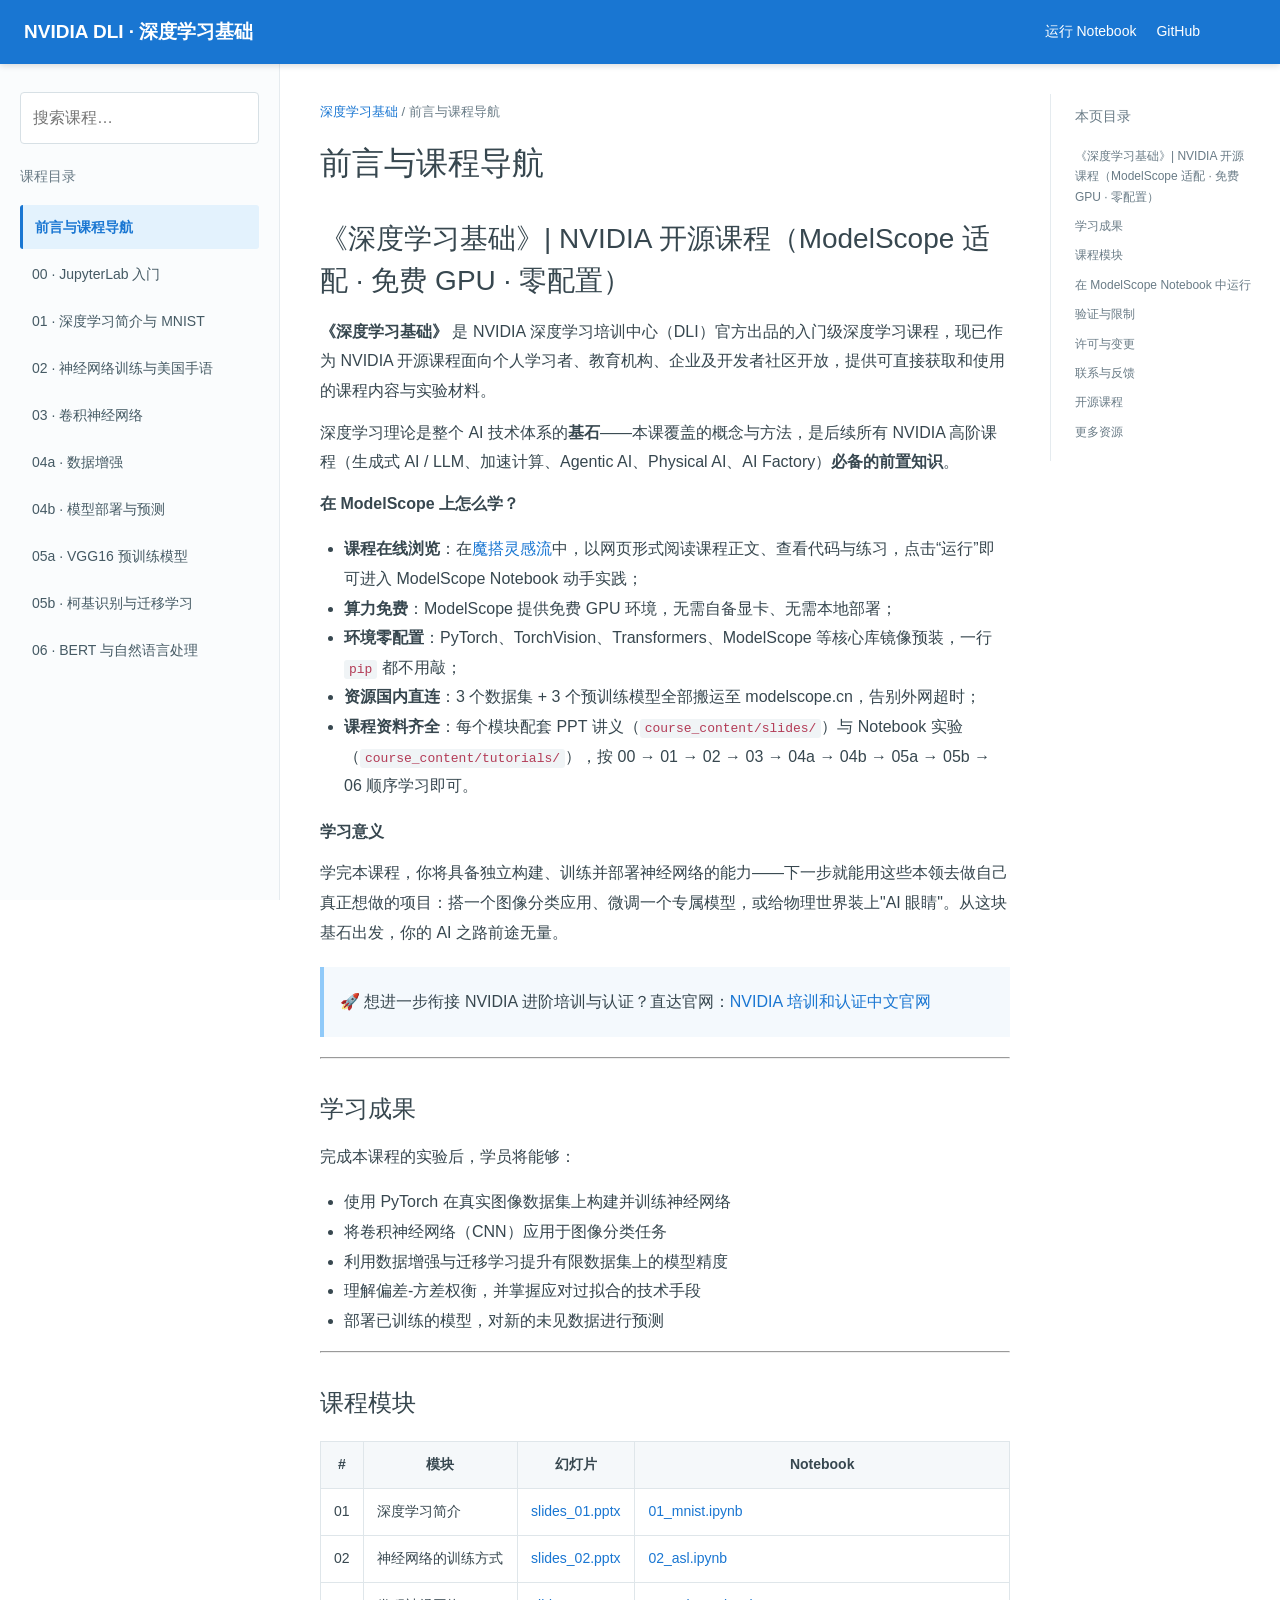
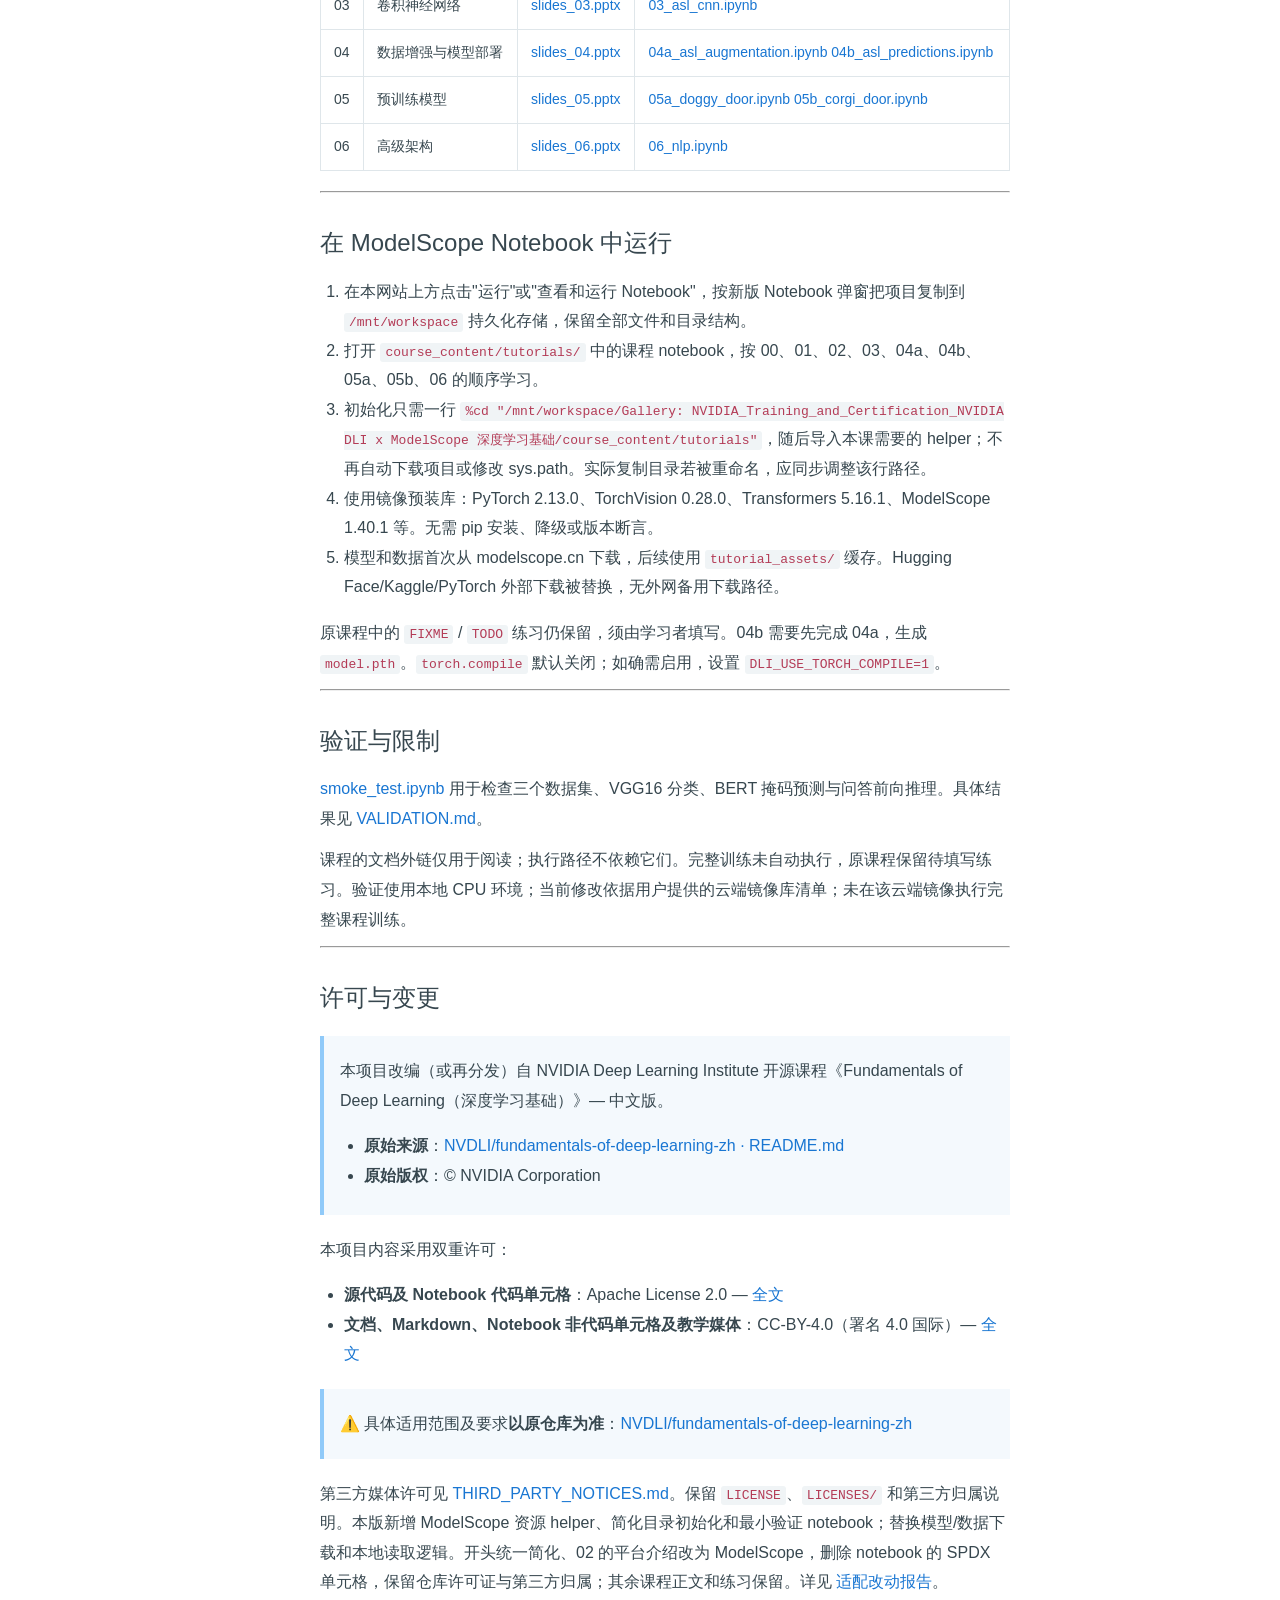
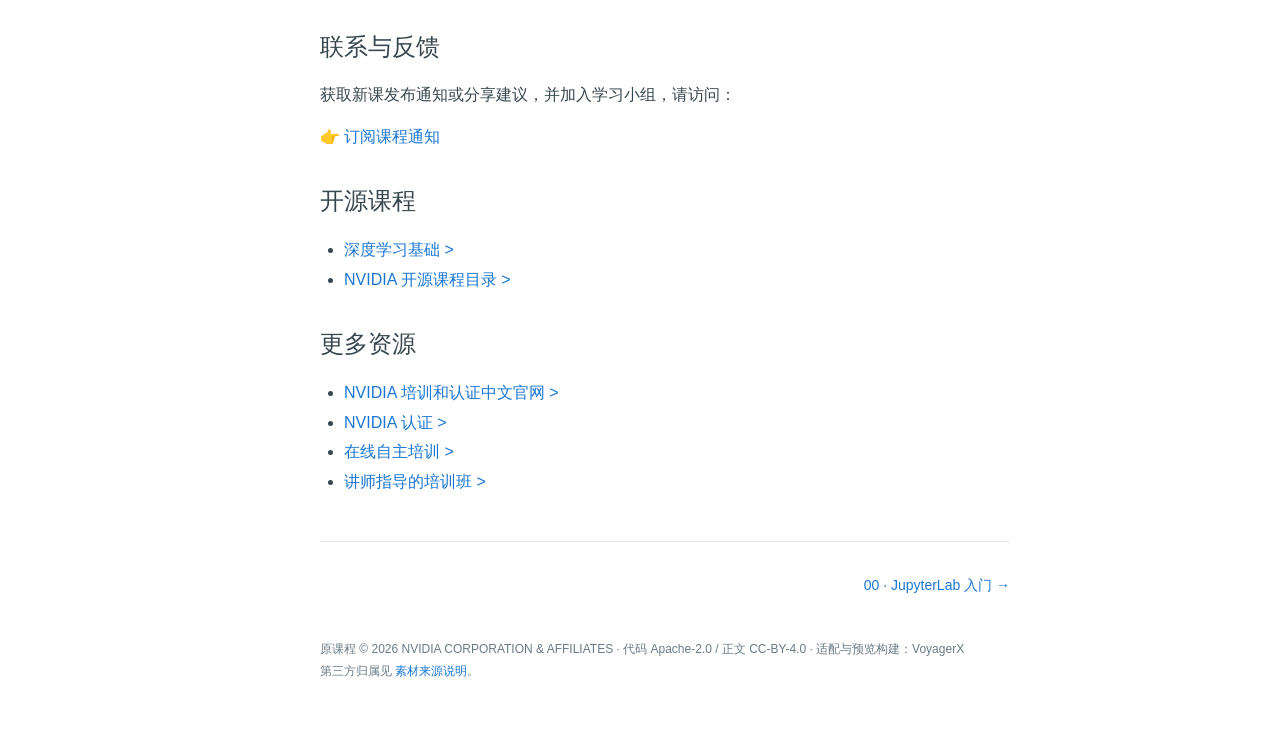
<file: course_content/html/index.html>
<!DOCTYPE html>

<html lang="zh-CN"><head><meta charset="utf-8"/><meta content="width=device-width,initial-scale=1" name="viewport"/><title>前言与课程导航 — NVIDIA DLI at ModelScope Notebook</title><link href="_static/style.css?v=df18e0d7cd28" rel="stylesheet"/>
<script>window.MathJax={tex:{inlineMath:[['$','$'],['\\(','\\)']],displayMath:[['$$','$$'],['\\[','\\]']] },options:{enableMenu:false},svg:{fontCache:'global'}};</script><script defer="" src="_static/mathjax.js"></script></head>
<body><header class="topbar"><button aria-expanded="false" aria-label="打开课程目录" class="menu">☰</button><a class="brand" href="index.html" rel="noopener noreferrer" target="_blank">NVIDIA DLI · 深度学习基础</a><nav aria-label="相关链接" class="toplinks"><a href="https://modelscope.cn/code/workspace?type=running&amp;gid=cb1503c2-1458-4f67-b9c3-bd505091cb47&amp;from=header" rel="noopener noreferrer" target="_blank">运行 Notebook</a><a href="https://github.com/VoyagerXvoyagerx/nvidia-dli-deep-learning-zh-modelscope" rel="noopener noreferrer" target="_blank">GitHub</a></nav></header>
<aside aria-label="课程目录" class="sidebar"><input aria-label="搜索课程" class="search" placeholder="搜索课程…" type="search"/><h2>课程目录</h2><ul class="chapters"><li><a aria-current="page" class="active" href="index.html" target="_self">前言与课程导航</a></li><li><a class="" href="00_jupyterlab.html" target="_self">00 · JupyterLab 入门</a></li><li><a class="" href="01_mnist.html" target="_self">01 · 深度学习简介与 MNIST</a></li><li><a class="" href="02_asl.html" target="_self">02 · 神经网络训练与美国手语</a></li><li><a class="" href="03_asl_cnn.html" target="_self">03 · 卷积神经网络</a></li><li><a class="" href="04a_asl_augmentation.html" target="_self">04a · 数据增强</a></li><li><a class="" href="04b_asl_predictions.html" target="_self">04b · 模型部署与预测</a></li><li><a class="" href="05a_doggy_door.html" target="_self">05a · VGG16 预训练模型</a></li><li><a class="" href="05b_corgi_door.html" target="_self">05b · 柯基识别与迁移学习</a></li><li><a class="" href="06_nlp.html" target="_self">06 · BERT 与自然语言处理</a></li></ul><p class="empty-search">没有匹配的课程</p></aside>
<main><div class="breadcrumb"><a href="index.html" rel="noopener noreferrer" target="_blank">深度学习基础</a> / 前言与课程导航</div><h1 class="page-title">前言与课程导航</h1><article class="notebook"><div class="cell border-box-sizing text_cell rendered" id="cell-id=940f189b"><div class="inner_cell">
<div class="text_cell_render border-box-sizing rendered_html">
<h1 id="%E3%80%8A%E6%B7%B1%E5%BA%A6%E5%AD%A6%E4%B9%A0%E5%9F%BA%E7%A1%80%E3%80%8B%7C-NVIDIA-%E5%BC%80%E6%BA%90%E8%AF%BE%E7%A8%8B%EF%BC%88ModelScope-%E9%80%82%E9%85%8D-%C2%B7-%E5%85%8D%E8%B4%B9-GPU-%C2%B7-%E9%9B%B6%E9%85%8D%E7%BD%AE%EF%BC%89">《深度学习基础》| NVIDIA 开源课程（ModelScope 适配 · 免费 GPU · 零配置）<a class="anchor-link" href="#%E3%80%8A%E6%B7%B1%E5%BA%A6%E5%AD%A6%E4%B9%A0%E5%9F%BA%E7%A1%80%E3%80%8B%7C-NVIDIA-%E5%BC%80%E6%BA%90%E8%AF%BE%E7%A8%8B%EF%BC%88ModelScope-%E9%80%82%E9%85%8D-%C2%B7-%E5%85%8D%E8%B4%B9-GPU-%C2%B7-%E9%9B%B6%E9%85%8D%E7%BD%AE%EF%BC%89">¶</a></h1><p><strong>《深度学习基础》</strong> 是 NVIDIA 深度学习培训中心（DLI）官方出品的入门级深度学习课程，现已作为 NVIDIA 开源课程面向个人学习者、教育机构、企业及开发者社区开放，提供可直接获取和使用的课程内容与实验材料。</p>
<p>深度学习理论是整个 AI 技术体系的<strong>基石</strong>——本课覆盖的概念与方法，是后续所有 NVIDIA 高阶课程（生成式 AI / LLM、加速计算、Agentic AI、Physical AI、AI Factory）<strong>必备的前置知识</strong>。</p>
<p><strong>在 ModelScope 上怎么学？</strong></p>
<ul>
<li><strong>课程在线浏览</strong>：在<a href="https://modelscope.cn/gallery/NVIDIA_Training_and_Certification/nvidia-dli-deep-learning-zh-modelscope" rel="noopener noreferrer" target="_blank">魔搭灵感流</a>中，以网页形式阅读课程正文、查看代码与练习，点击“运行”即可进入 ModelScope Notebook 动手实践；</li>
<li><strong>算力免费</strong>：ModelScope 提供免费 GPU 环境，无需自备显卡、无需本地部署；</li>
<li><strong>环境零配置</strong>：PyTorch、TorchVision、Transformers、ModelScope 等核心库镜像预装，一行 <code>pip</code> 都不用敲；</li>
<li><strong>资源国内直连</strong>：3 个数据集 + 3 个预训练模型全部搬运至 modelscope.cn，告别外网超时；</li>
<li><strong>课程资料齐全</strong>：每个模块配套 PPT 讲义（<code>course_content/slides/</code>）与 Notebook 实验（<code>course_content/tutorials/</code>），按 00 → 01 → 02 → 03 → 04a → 04b → 05a → 05b → 06 顺序学习即可。</li>
</ul>
<p><strong>学习意义</strong></p>
<p>学完本课程，你将具备独立构建、训练并部署神经网络的能力——下一步就能用这些本领去做自己真正想做的项目：搭一个图像分类应用、微调一个专属模型，或给物理世界装上"AI 眼睛"。从这块基石出发，你的 AI 之路前途无量。</p>
<blockquote>
<p>🚀 想进一步衔接 NVIDIA 进阶培训与认证？直达官网：<a href="https://www.nvidia.cn/training/?ncid=bn-prom-596593-modelscope" rel="noopener noreferrer" target="_blank">NVIDIA 培训和认证中文官网</a></p>
</blockquote>
<hr/>
<h2 id="%E5%AD%A6%E4%B9%A0%E6%88%90%E6%9E%9C">学习成果<a class="anchor-link" href="#%E5%AD%A6%E4%B9%A0%E6%88%90%E6%9E%9C">¶</a></h2><p>完成本课程的实验后，学员将能够：</p>
<ul>
<li>使用 PyTorch 在真实图像数据集上构建并训练神经网络</li>
<li>将卷积神经网络（CNN）应用于图像分类任务</li>
<li>利用数据增强与迁移学习提升有限数据集上的模型精度</li>
<li>理解偏差-方差权衡，并掌握应对过拟合的技术手段</li>
<li>部署已训练的模型，对新的未见数据进行预测</li>
</ul>
<hr/>
<h2 id="%E8%AF%BE%E7%A8%8B%E6%A8%A1%E5%9D%97">课程模块<a class="anchor-link" href="#%E8%AF%BE%E7%A8%8B%E6%A8%A1%E5%9D%97">¶</a></h2><table>
<thead>
<tr>
<th>#</th>
<th>模块</th>
<th>幻灯片</th>
<th>Notebook</th>
</tr>
</thead>
<tbody>
<tr>
<td>01</td>
<td>深度学习简介</td>
<td><a href="https://github.com/VoyagerXvoyagerx/nvidia-dli-deep-learning-zh-modelscope/raw/refs/heads/main/course_content/slides/part1.pptx" rel="noopener noreferrer" target="_blank">slides_01.pptx</a></td>
<td><a href="https://modelscope.cn/gallery/NVIDIA_Training_and_Certification/nvidia-dli-deep-learning-zh-modelscope/files/course_content/tutorials/01_mnist.ipynb" rel="noopener noreferrer" target="_blank">01_mnist.ipynb</a></td>
</tr>
<tr>
<td>02</td>
<td>神经网络的训练方式</td>
<td><a href="https://github.com/VoyagerXvoyagerx/nvidia-dli-deep-learning-zh-modelscope/raw/refs/heads/main/course_content/slides/part2.pptx" rel="noopener noreferrer" target="_blank">slides_02.pptx</a></td>
<td><a href="https://modelscope.cn/gallery/NVIDIA_Training_and_Certification/nvidia-dli-deep-learning-zh-modelscope/files/course_content/tutorials/02_asl.ipynb" rel="noopener noreferrer" target="_blank">02_asl.ipynb</a></td>
</tr>
<tr>
<td>03</td>
<td>卷积神经网络</td>
<td><a href="https://github.com/VoyagerXvoyagerx/nvidia-dli-deep-learning-zh-modelscope/raw/refs/heads/main/course_content/slides/part3.pptx" rel="noopener noreferrer" target="_blank">slides_03.pptx</a></td>
<td><a href="https://modelscope.cn/gallery/NVIDIA_Training_and_Certification/nvidia-dli-deep-learning-zh-modelscope/files/course_content/tutorials/03_asl_cnn.ipynb" rel="noopener noreferrer" target="_blank">03_asl_cnn.ipynb</a></td>
</tr>
<tr>
<td>04</td>
<td>数据增强与模型部署</td>
<td><a href="https://github.com/VoyagerXvoyagerx/nvidia-dli-deep-learning-zh-modelscope/raw/refs/heads/main/course_content/slides/part4.pptx" rel="noopener noreferrer" target="_blank">slides_04.pptx</a></td>
<td><a href="https://modelscope.cn/gallery/NVIDIA_Training_and_Certification/nvidia-dli-deep-learning-zh-modelscope/files/course_content/tutorials/04a_asl_augmentation.ipynb" rel="noopener noreferrer" target="_blank">04a_asl_augmentation.ipynb</a> <a href="https://modelscope.cn/gallery/NVIDIA_Training_and_Certification/nvidia-dli-deep-learning-zh-modelscope/files/course_content/tutorials/04b_asl_predictions.ipynb" rel="noopener noreferrer" target="_blank">04b_asl_predictions.ipynb</a></td>
</tr>
<tr>
<td>05</td>
<td>预训练模型</td>
<td><a href="https://github.com/VoyagerXvoyagerx/nvidia-dli-deep-learning-zh-modelscope/raw/refs/heads/main/course_content/slides/part5.pptx" rel="noopener noreferrer" target="_blank">slides_05.pptx</a></td>
<td><a href="https://modelscope.cn/gallery/NVIDIA_Training_and_Certification/nvidia-dli-deep-learning-zh-modelscope/files/course_content/tutorials/05a_doggy_door.ipynb" rel="noopener noreferrer" target="_blank">05a_doggy_door.ipynb</a> <a href="https://modelscope.cn/gallery/NVIDIA_Training_and_Certification/nvidia-dli-deep-learning-zh-modelscope/files/course_content/tutorials/05b_corgi_door.ipynb" rel="noopener noreferrer" target="_blank">05b_corgi_door.ipynb</a></td>
</tr>
<tr>
<td>06</td>
<td>高级架构</td>
<td><a href="https://github.com/VoyagerXvoyagerx/nvidia-dli-deep-learning-zh-modelscope/raw/refs/heads/main/course_content/slides/part6.pptx" rel="noopener noreferrer" target="_blank">slides_06.pptx</a></td>
<td><a href="https://modelscope.cn/gallery/NVIDIA_Training_and_Certification/nvidia-dli-deep-learning-zh-modelscope/files/course_content/tutorials/06_nlp.ipynb" rel="noopener noreferrer" target="_blank">06_nlp.ipynb</a></td>
</tr>
</tbody>
</table>
<hr/>
<h2 id="%E5%9C%A8-ModelScope-Notebook-%E4%B8%AD%E8%BF%90%E8%A1%8C">在 ModelScope Notebook 中运行<a class="anchor-link" href="#%E5%9C%A8-ModelScope-Notebook-%E4%B8%AD%E8%BF%90%E8%A1%8C">¶</a></h2><ol>
<li>在本网站上方点击"运行"或"查看和运行 Notebook"，按新版 Notebook 弹窗把项目复制到 <code>/mnt/workspace</code> 持久化存储，保留全部文件和目录结构。</li>
<li>打开 <code>course_content/tutorials/</code> 中的课程 notebook，按 00、01、02、03、04a、04b、05a、05b、06 的顺序学习。</li>
<li>初始化只需一行 <code>%cd "/mnt/workspace/Gallery: NVIDIA_Training_and_Certification_NVIDIA DLI x ModelScope 深度学习基础/course_content/tutorials"</code>，随后导入本课需要的 helper；不再自动下载项目或修改 sys.path。实际复制目录若被重命名，应同步调整该行路径。</li>
<li>使用镜像预装库：PyTorch 2.13.0、TorchVision 0.28.0、Transformers 5.16.1、ModelScope 1.40.1 等。无需 pip 安装、降级或版本断言。</li>
<li>模型和数据首次从 modelscope.cn 下载，后续使用 <code>tutorial_assets/</code> 缓存。Hugging Face/Kaggle/PyTorch 外部下载被替换，无外网备用下载路径。</li>
</ol>
<p>原课程中的 <code>FIXME</code> / <code>TODO</code> 练习仍保留，须由学习者填写。04b 需要先完成 04a，生成 <code>model.pth</code>。<code>torch.compile</code> 默认关闭；如确需启用，设置 <code>DLI_USE_TORCH_COMPILE=1</code>。</p>
<hr/>
<h2 id="%E9%AA%8C%E8%AF%81%E4%B8%8E%E9%99%90%E5%88%B6">验证与限制<a class="anchor-link" href="#%E9%AA%8C%E8%AF%81%E4%B8%8E%E9%99%90%E5%88%B6">¶</a></h2><p><a href="https://github.com/VoyagerXvoyagerx/nvidia-dli-deep-learning-zh-modelscope/blob/main/smoke_test.ipynb" rel="noopener noreferrer" target="_blank">smoke_test.ipynb</a> 用于检查三个数据集、VGG16 分类、BERT 掩码预测与问答前向推理。具体结果见 <a href="https://github.com/VoyagerXvoyagerx/nvidia-dli-deep-learning-zh-modelscope/blob/main/VALIDATION.md" rel="noopener noreferrer" target="_blank">VALIDATION.md</a>。</p>
<p>课程的文档外链仅用于阅读；执行路径不依赖它们。完整训练未自动执行，原课程保留待填写练习。验证使用本地 CPU 环境；当前修改依据用户提供的云端镜像库清单；未在该云端镜像执行完整课程训练。</p>
<hr/>
<h2 id="%E8%AE%B8%E5%8F%AF%E4%B8%8E%E5%8F%98%E6%9B%B4">许可与变更<a class="anchor-link" href="#%E8%AE%B8%E5%8F%AF%E4%B8%8E%E5%8F%98%E6%9B%B4">¶</a></h2><blockquote>
<p>本项目改编（或再分发）自 NVIDIA Deep Learning Institute 开源课程《Fundamentals of Deep Learning（深度学习基础）》— 中文版。</p>
<ul>
<li><strong>原始来源</strong>：<a href="https://github.com/NVDLI/fundamentals-of-deep-learning-zh/blob/main/README.md?ncid=bn-prom-622541-modelscope" rel="noopener noreferrer" target="_blank">NVDLI/fundamentals-of-deep-learning-zh · README.md</a></li>
<li><strong>原始版权</strong>：© NVIDIA Corporation</li>
</ul>
</blockquote>
<p>本项目内容采用双重许可：</p>
<ul>
<li><strong>源代码及 Notebook 代码单元格</strong>：Apache License 2.0 — <a href="https://www.apache.org/licenses/LICENSE-2.0" rel="noopener noreferrer" target="_blank">全文</a></li>
<li><strong>文档、Markdown、Notebook 非代码单元格及教学媒体</strong>：CC-BY-4.0（署名 4.0 国际）— <a href="https://creativecommons.org/licenses/by/4.0/" rel="noopener noreferrer" target="_blank">全文</a></li>
</ul>
<blockquote>
<p>⚠️ 具体适用范围及要求<strong>以原仓库为准</strong>：<a href="https://github.com/NVDLI/fundamentals-of-deep-learning-zh/blob/main/README.md?ncid=bn-prom-622541-modelscope" rel="noopener noreferrer" target="_blank">NVDLI/fundamentals-of-deep-learning-zh</a></p>
</blockquote>
<p>第三方媒体许可见 <a href="https://github.com/VoyagerXvoyagerx/nvidia-dli-deep-learning-zh-modelscope/blob/main/THIRD_PARTY_NOTICES.md" rel="noopener noreferrer" target="_blank">THIRD_PARTY_NOTICES.md</a>。保留 <code>LICENSE</code>、<code>LICENSES/</code> 和第三方归属说明。本版新增 ModelScope 资源 helper、简化目录初始化和最小验证 notebook；替换模型/数据下载和本地读取逻辑。开头统一简化、02 的平台介绍改为 ModelScope，删除 notebook 的 SPDX 单元格，保留仓库许可证与第三方归属；其余课程正文和练习保留。详见 <a href="https://github.com/VoyagerXvoyagerx/nvidia-dli-deep-learning-zh-modelscope/blob/main/ADAPTATION_REPORT.md" rel="noopener noreferrer" target="_blank">适配改动报告</a>。</p>
<h2 id="%E8%81%94%E7%B3%BB%E4%B8%8E%E5%8F%8D%E9%A6%88">联系与反馈<a class="anchor-link" href="#%E8%81%94%E7%B3%BB%E4%B8%8E%E5%8F%8D%E9%A6%88">¶</a></h2><p>获取新课发布通知或分享建议，并加入学习小组，请访问：</p>
<p>👉 <a href="https://nvidia.jinshuju.com/f/Opor3A" rel="noopener noreferrer" target="_blank">订阅课程通知</a></p>
<h2 id="%E5%BC%80%E6%BA%90%E8%AF%BE%E7%A8%8B">开源课程<a class="anchor-link" href="#%E5%BC%80%E6%BA%90%E8%AF%BE%E7%A8%8B">¶</a></h2><ul>
<li><a href="https://github.com/NVDLI/fundamentals-of-deep-learning-zh?ncid=bn-prom-622541-modelscope" rel="noopener noreferrer" target="_blank">深度学习基础 &gt;</a></li>
<li><a href="https://www.nvidia.cn/training/open-source/?ncid=bn-prom-460536-modelscope" rel="noopener noreferrer" target="_blank">NVIDIA 开源课程目录 &gt;</a></li>
</ul>
<h2 id="%E6%9B%B4%E5%A4%9A%E8%B5%84%E6%BA%90">更多资源<a class="anchor-link" href="#%E6%9B%B4%E5%A4%9A%E8%B5%84%E6%BA%90">¶</a></h2><ul>
<li><a href="https://www.nvidia.cn/training/?ncid=bn-prom-596593-modelscope" rel="noopener noreferrer" target="_blank">NVIDIA 培训和认证中文官网 &gt;</a></li>
<li><a href="https://www.nvidia.cn/training/certification/?ncid=bn-prom-860160-modelscope" rel="noopener noreferrer" target="_blank">NVIDIA 认证 &gt;</a></li>
<li><a href="https://www.nvidia.cn/training/self-paced-courses/?ncid=bn-prom-508293-modelscope" rel="noopener noreferrer" target="_blank">在线自主培训 &gt;</a></li>
<li><a href="https://www.nvidia.cn/training/instructor-led-workshops/?ncid=bn-prom-315129-modelscope" rel="noopener noreferrer" target="_blank">讲师指导的培训班 &gt;</a></li>
</ul>
</div>
</div>
</div>
</article><nav aria-label="上一课与下一课" class="pager"><span></span><a href="00_jupyterlab.html" rel="next noopener noreferrer" target="_blank">00 · JupyterLab 入门 →</a></nav><footer class="footer">原课程 © 2026 NVIDIA CORPORATION &amp; AFFILIATES · 代码 Apache-2.0 / 正文 CC-BY-4.0 · 适配与预览构建：VoyagerX<br/>第三方归属见 <a href="https://github.com/VoyagerXvoyagerx/nvidia-dli-deep-learning-zh-modelscope/blob/main/THIRD_PARTY_NOTICES.md" rel="noopener noreferrer" target="_blank">素材来源说明</a>。</footer></main><aside aria-label="本页目录" class="toc"><h2>本页目录</h2><a class="depth-1" href="#%E3%80%8A%E6%B7%B1%E5%BA%A6%E5%AD%A6%E4%B9%A0%E5%9F%BA%E7%A1%80%E3%80%8B%7C-NVIDIA-%E5%BC%80%E6%BA%90%E8%AF%BE%E7%A8%8B%EF%BC%88ModelScope-%E9%80%82%E9%85%8D-%C2%B7-%E5%85%8D%E8%B4%B9-GPU-%C2%B7-%E9%9B%B6%E9%85%8D%E7%BD%AE%EF%BC%89">《深度学习基础》| NVIDIA 开源课程（ModelScope 适配 · 免费 GPU · 零配置）</a><a class="depth-2" href="#%E5%AD%A6%E4%B9%A0%E6%88%90%E6%9E%9C">学习成果</a><a class="depth-2" href="#%E8%AF%BE%E7%A8%8B%E6%A8%A1%E5%9D%97">课程模块</a><a class="depth-2" href="#%E5%9C%A8-ModelScope-Notebook-%E4%B8%AD%E8%BF%90%E8%A1%8C">在 ModelScope Notebook 中运行</a><a class="depth-2" href="#%E9%AA%8C%E8%AF%81%E4%B8%8E%E9%99%90%E5%88%B6">验证与限制</a><a class="depth-2" href="#%E8%AE%B8%E5%8F%AF%E4%B8%8E%E5%8F%98%E6%9B%B4">许可与变更</a><a class="depth-2" href="#%E8%81%94%E7%B3%BB%E4%B8%8E%E5%8F%8D%E9%A6%88">联系与反馈</a><a class="depth-2" href="#%E5%BC%80%E6%BA%90%E8%AF%BE%E7%A8%8B">开源课程</a><a class="depth-2" href="#%E6%9B%B4%E5%A4%9A%E8%B5%84%E6%BA%90">更多资源</a></aside><script>
(()=>{
 const sidebar=document.querySelector('.sidebar'),menu=document.querySelector('.menu');
 const mobile=matchMedia('(max-width:1024px)');
 sidebar.id='course-navigation';menu.setAttribute('aria-controls',sidebar.id);
 const heading=document.createElement('div');heading.className='drawer-head';
 const headingText=document.createElement('strong');headingText.textContent='课程目录';
 const close=document.createElement('button');close.type='button';close.className='menu-close';close.setAttribute('aria-label','关闭课程目录');close.textContent='×';heading.append(headingText,close);sidebar.prepend(heading);
 const actions=document.createElement('nav');actions.className='drawer-actions';actions.setAttribute('aria-label','Notebook 与源码');
 document.querySelectorAll('.toplinks a').forEach(link=>actions.append(link.cloneNode(true)));sidebar.append(actions);
 const backdrop=document.createElement('button');backdrop.type='button';backdrop.className='nav-backdrop';backdrop.hidden=true;backdrop.tabIndex=-1;backdrop.setAttribute('aria-label','关闭课程目录遮罩');document.body.append(backdrop);
 let previousFocus;
 function setOpen(open,restore=true){
  open=!!open&&mobile.matches;
  if(open)previousFocus=document.activeElement;
  sidebar.classList.toggle('open',open);document.body.classList.toggle('nav-open',open);menu.setAttribute('aria-expanded',String(open));menu.setAttribute('aria-label',open?'关闭课程目录':'打开课程目录');backdrop.hidden=!open;
  sidebar.inert=mobile.matches&&!open;sidebar.setAttribute('aria-hidden',String(mobile.matches&&!open));
  if(open){sidebar.setAttribute('role','dialog');sidebar.setAttribute('aria-modal','true');close.focus()}
  else{sidebar.removeAttribute('role');sidebar.removeAttribute('aria-modal');if(restore&&previousFocus?.isConnected)previousFocus.focus()}
 }
 menu.addEventListener('click',()=>setOpen(!sidebar.classList.contains('open')));close.addEventListener('click',()=>setOpen(false));backdrop.addEventListener('click',()=>setOpen(false));
 sidebar.addEventListener('click',e=>{if(e.target.closest('a'))setOpen(false,false)});
 document.addEventListener('keydown',e=>{
  if(!sidebar.classList.contains('open'))return;
  if(e.key==='Escape'){e.preventDefault();setOpen(false)}
  if(e.key==='Tab'){
   const targets=[...sidebar.querySelectorAll('a[href],button,input')].filter(el=>el.getClientRects().length&&!el.disabled);const first=targets[0],last=targets.at(-1);
   if(e.shiftKey&&document.activeElement===first){e.preventDefault();last.focus()}else if(!e.shiftKey&&document.activeElement===last){e.preventDefault();first.focus()}
  }
 });
 mobile.addEventListener('change',()=>setOpen(false,false));setOpen(false,false);
 document.querySelector('.search').addEventListener('input',e=>{
  const q=e.target.value.toLocaleLowerCase();let n=0;
  document.querySelectorAll('.chapters li').forEach(li=>{const ok=li.textContent.toLocaleLowerCase().includes(q);li.hidden=!ok;n+=ok});document.querySelector('.empty-search').style.display=n?'none':'block';
 });
 document.querySelectorAll('.notebook table').forEach(table=>{
  if(table.parentElement.classList.contains('table-scroll'))return;
  const wrapper=document.createElement('div');wrapper.className='table-scroll';wrapper.tabIndex=0;wrapper.setAttribute('role','region');wrapper.setAttribute('aria-label','表格，可左右滚动');table.before(wrapper);wrapper.append(table);
 });
 const icon=(paths)=>`<svg viewBox="0 0 24 24" fill="none" stroke="currentColor" stroke-width="1.8" stroke-linecap="round" stroke-linejoin="round" aria-hidden="true" focusable="false">${paths}</svg>`;
 const playIcon=icon('<path d="m8 5 11 7-11 7Z"/>');
 const copyIcon=icon('<rect x="8" y="8" width="12" height="12" rx="2"/><path d="M16 8V4a2 2 0 0 0-2-2H4a2 2 0 0 0-2 2v10a2 2 0 0 0 2 2h4"/>');
 const copiedIcon=icon('<path d="m5 12 4 4L19 6"/>');
 const tooltip=document.createElement('div');tooltip.className='code-tooltip';tooltip.id='code-action-tooltip';tooltip.setAttribute('role','tooltip');tooltip.hidden=true;document.body.append(tooltip);
 let tooltipOwner;
 function hideTooltip(){tooltip.hidden=true;tooltipOwner?.removeAttribute('aria-describedby');tooltipOwner=null}
 function showTooltip(owner,text=owner.dataset.tooltip){
  if(tooltipOwner!==owner)hideTooltip();tooltipOwner=owner;tooltip.textContent=text;tooltip.hidden=false;owner.setAttribute('aria-describedby',tooltip.id);
  const r=owner.getBoundingClientRect(),w=tooltip.offsetWidth,h=tooltip.offsetHeight;
  tooltip.style.left=Math.max(8,Math.min(innerWidth-w-8,r.left+(r.width-w)/2))+'px';
  tooltip.style.top=(r.top-h-8>=8?r.top-h-8:r.bottom+8)+'px';
 }
 function addTooltip(owner,label){
  owner.dataset.tooltip=label;owner.setAttribute('aria-label',label);
  owner.addEventListener('mouseenter',()=>showTooltip(owner));owner.addEventListener('focus',()=>showTooltip(owner));
  owner.addEventListener('mouseleave',hideTooltip);owner.addEventListener('blur',hideTooltip);
 }
 document.addEventListener('scroll',hideTooltip,true);window.addEventListener('resize',hideTooltip);window.addEventListener('blur',hideTooltip);document.addEventListener('keydown',e=>{if(e.key==='Escape')hideTooltip()});
 document.querySelectorAll('.notebook pre').forEach(pre=>{
  pre.classList.add('code-scroll');pre.tabIndex=0;pre.setAttribute('role','region');pre.setAttribute('aria-label','代码或输出内容，可左右滚动');
  const block=pre.closest('.highlight');
  if(block){
   const preStyle=getComputedStyle(pre);block.style.setProperty('--code-line-center',(parseFloat(preStyle.paddingTop)+parseFloat(preStyle.lineHeight)/2)+'px');
   const copy=document.createElement('button');copy.type='button';copy.className='copy';copy.innerHTML=copyIcon;addTooltip(copy,'复制');copy.addEventListener('click',async()=>{
    try{await navigator.clipboard.writeText(pre.innerText)}catch(e){const t=document.createElement('textarea');t.value=pre.innerText;document.body.append(t);t.select();document.execCommand('copy');t.remove()}
    copy.innerHTML=copiedIcon;copy.classList.add('copied');showTooltip(copy,'已复制');setTimeout(()=>{copy.innerHTML=copyIcon;copy.classList.remove('copied');if(tooltipOwner===copy){if(copy.matches(':hover')||document.activeElement===copy)showTooltip(copy);else hideTooltip()}},1200);
   });
   const run=document.createElement('a');run.className='run-code';run.innerHTML=playIcon;run.href='https://modelscope.cn/code/workspace?type=running&gid=cb1503c2-1458-4f67-b9c3-bd505091cb47&utm_source=code';run.target='_blank';run.rel='noopener noreferrer';addTooltip(run,'在魔搭Notebook中运行');
   const toolbar=document.createElement('div');toolbar.className='code-actions';toolbar.append(run,copy);block.append(toolbar);
  }
 });
})();
</script></body></html>
</file>
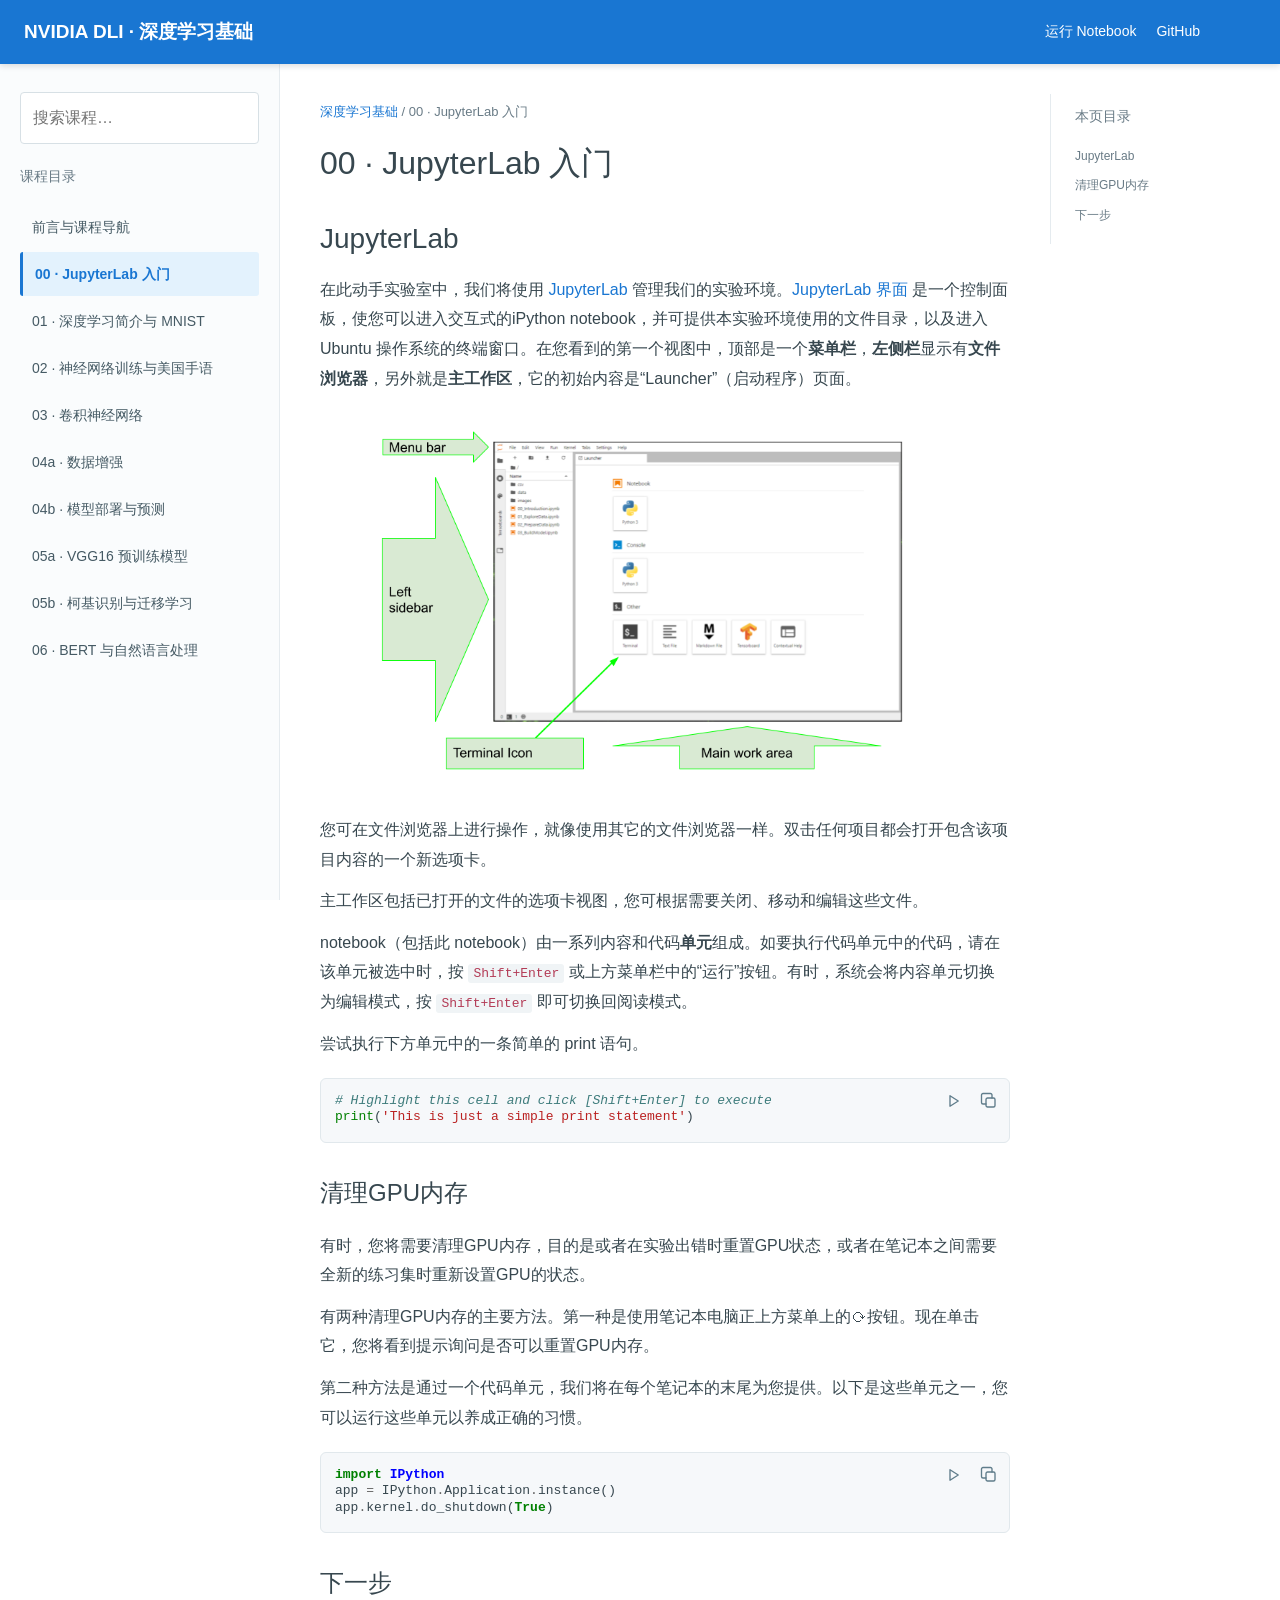
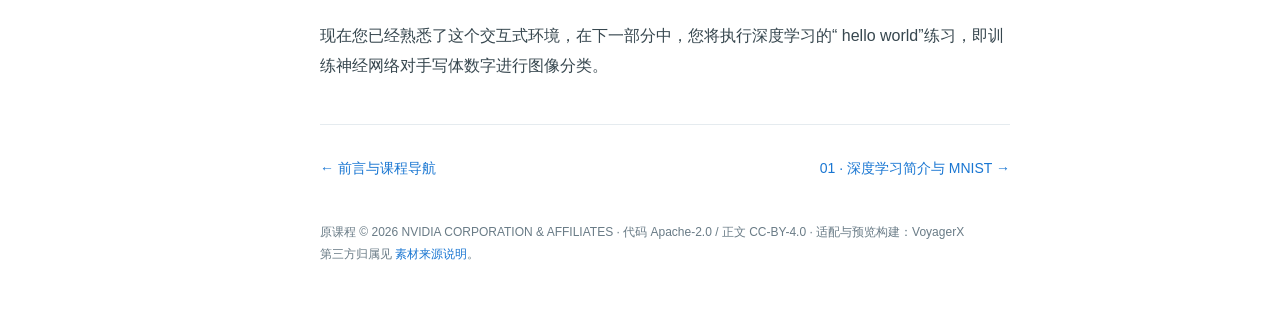
<file: course_content/html/00_jupyterlab.html>
<!DOCTYPE html>

<html lang="zh-CN"><head><meta charset="utf-8"/><meta content="width=device-width,initial-scale=1" name="viewport"/><title>00 · JupyterLab 入门 — NVIDIA DLI at ModelScope Notebook</title><link href="_static/style.css?v=df18e0d7cd28" rel="stylesheet"/>
<script>window.MathJax={tex:{inlineMath:[['$','$'],['\\(','\\)']],displayMath:[['$$','$$'],['\\[','\\]']] },options:{enableMenu:false},svg:{fontCache:'global'}};</script><script defer="" src="_static/mathjax.js"></script></head>
<body><header class="topbar"><button aria-expanded="false" aria-label="打开课程目录" class="menu">☰</button><a class="brand" href="index.html" rel="noopener noreferrer" target="_blank">NVIDIA DLI · 深度学习基础</a><nav aria-label="相关链接" class="toplinks"><a href="https://modelscope.cn/code/workspace?type=running&amp;gid=cb1503c2-1458-4f67-b9c3-bd505091cb47&amp;from=header" rel="noopener noreferrer" target="_blank">运行 Notebook</a><a href="https://github.com/VoyagerXvoyagerx/nvidia-dli-deep-learning-zh-modelscope" rel="noopener noreferrer" target="_blank">GitHub</a></nav></header>
<aside aria-label="课程目录" class="sidebar"><input aria-label="搜索课程" class="search" placeholder="搜索课程…" type="search"/><h2>课程目录</h2><ul class="chapters"><li><a class="" href="index.html" target="_self">前言与课程导航</a></li><li><a aria-current="page" class="active" href="00_jupyterlab.html" target="_self">00 · JupyterLab 入门</a></li><li><a class="" href="01_mnist.html" target="_self">01 · 深度学习简介与 MNIST</a></li><li><a class="" href="02_asl.html" target="_self">02 · 神经网络训练与美国手语</a></li><li><a class="" href="03_asl_cnn.html" target="_self">03 · 卷积神经网络</a></li><li><a class="" href="04a_asl_augmentation.html" target="_self">04a · 数据增强</a></li><li><a class="" href="04b_asl_predictions.html" target="_self">04b · 模型部署与预测</a></li><li><a class="" href="05a_doggy_door.html" target="_self">05a · VGG16 预训练模型</a></li><li><a class="" href="05b_corgi_door.html" target="_self">05b · 柯基识别与迁移学习</a></li><li><a class="" href="06_nlp.html" target="_self">06 · BERT 与自然语言处理</a></li></ul><p class="empty-search">没有匹配的课程</p></aside>
<main><div class="breadcrumb"><a href="index.html" rel="noopener noreferrer" target="_blank">深度学习基础</a> / 00 · JupyterLab 入门</div><h1 class="page-title">00 · JupyterLab 入门</h1><article class="notebook"><div class="cell border-box-sizing text_cell rendered" id="cell-id=77c0763f"><div class="inner_cell">
<div class="text_cell_render border-box-sizing rendered_html">
<h1 id="JupyterLab">JupyterLab<a class="anchor-link" href="#JupyterLab">¶</a></h1><p>在此动手实验室中，我们将使用 <a href="https://jupyterlab.readthedocs.io/en/stable/" rel="noopener noreferrer" target="_blank">JupyterLab</a> 管理我们的实验环境。<a href="https://jupyterlab.readthedocs.io/en/stable/user/interface.html" rel="noopener noreferrer" target="_blank">JupyterLab 界面</a> 是一个控制面板，使您可以进入交互式的iPython notebook，并可提供本实验环境使用的文件目录，以及进入 Ubuntu 操作系统的终端窗口。在您看到的第一个视图中，顶部是一个<strong>菜单栏</strong>，<strong>左侧栏</strong>显示有<strong>文件浏览器</strong>，另外就是<strong>主工作区</strong>，它的初始内容是“Launcher”（启动程序）页面。</p>
<img alt="No description has been provided for this image" src="[data-uri]"/>
<p>您可在文件浏览器上进行操作，就像使用其它的文件浏览器一样。双击任何项目都会打开包含该项目内容的一个新选项卡。</p>
<p>主工作区包括已打开的文件的选项卡视图，您可根据需要关闭、移动和编辑这些文件。</p>
<p>notebook（包括此 notebook）由一系列内容和代码<strong>单元</strong>组成。如要执行代码单元中的代码，请在该单元被选中时，按 <code>Shift+Enter</code> 或上方菜单栏中的“运行”按钮。有时，系统会将内容单元切换为编辑模式，按 <code>Shift+Enter</code> 即可切换回阅读模式。</p>
<p>尝试执行下方单元中的一条简单的 print 语句。</p>
</div>
</div>
</div>
<div class="cell border-box-sizing code_cell rendered" id="cell-id=978e000f">
<div class="input">
<div class="inner_cell">
<div class="input_area">
<div class="highlight hl-ipython3"><pre><span></span><span class="c1"># Highlight this cell and click [Shift+Enter] to execute</span>
<span class="nb">print</span><span class="p">(</span><span class="s1">'This is just a simple print statement'</span><span class="p">)</span>
</pre></div>
</div>
</div>
</div>
</div>
<div class="cell border-box-sizing text_cell rendered" id="cell-id=dd1d17f4"><div class="inner_cell">
<div class="text_cell_render border-box-sizing rendered_html">
<h2 id="%E6%B8%85%E7%90%86GPU%E5%86%85%E5%AD%98">清理GPU内存<a class="anchor-link" href="#%E6%B8%85%E7%90%86GPU%E5%86%85%E5%AD%98">¶</a></h2>
</div>
</div>
</div>
<div class="cell border-box-sizing text_cell rendered" id="cell-id=c4c3e708"><div class="inner_cell">
<div class="text_cell_render border-box-sizing rendered_html">
<p>有时，您将需要清理GPU内存，目的是或者在实验出错时重置GPU状态，或者在笔记本之间需要全新的练习集时重新设置GPU的状态。</p>
<p>有两种清理GPU内存的主要方法。第一种是使用笔记本电脑正上方菜单上的⟳按钮。现在单击它，您将看到提示询问是否可以重置GPU内存。</p>
<p>第二种方法是通过一个代码单元，我们将在每个笔记本的末尾为您提供。以下是这些单元之一，您可以运行这些单元以养成正确的习惯。</p>
</div>
</div>
</div>
<div class="cell border-box-sizing code_cell rendered" id="cell-id=e4eff487">
<div class="input">
<div class="inner_cell">
<div class="input_area">
<div class="highlight hl-ipython3"><pre><span></span><span class="kn">import</span><span class="w"> </span><span class="nn">IPython</span>
<span class="n">app</span> <span class="o">=</span> <span class="n">IPython</span><span class="o">.</span><span class="n">Application</span><span class="o">.</span><span class="n">instance</span><span class="p">()</span>
<span class="n">app</span><span class="o">.</span><span class="n">kernel</span><span class="o">.</span><span class="n">do_shutdown</span><span class="p">(</span><span class="kc">True</span><span class="p">)</span>
</pre></div>
</div>
</div>
</div>
</div>
<div class="cell border-box-sizing text_cell rendered" id="cell-id=9a788cd8"><div class="inner_cell">
<div class="text_cell_render border-box-sizing rendered_html">
<h2 id="%E4%B8%8B%E4%B8%80%E6%AD%A5">下一步<a class="anchor-link" href="#%E4%B8%8B%E4%B8%80%E6%AD%A5">¶</a></h2>
</div>
</div>
</div>
<div class="cell border-box-sizing text_cell rendered" id="cell-id=a4cfa0e5"><div class="inner_cell">
<div class="text_cell_render border-box-sizing rendered_html">
<p>现在您已经熟悉了这个交互式环境，在下一部分中，您将执行深度学习的“ hello world”练习，即训练神经网络对手写体数字进行图像分类。</p>
</div>
</div>
</div>
</article><nav aria-label="上一课与下一课" class="pager"><a href="index.html" rel="prev noopener noreferrer" target="_blank">← 前言与课程导航</a><a href="01_mnist.html" rel="next noopener noreferrer" target="_blank">01 · 深度学习简介与 MNIST →</a></nav><footer class="footer">原课程 © 2026 NVIDIA CORPORATION &amp; AFFILIATES · 代码 Apache-2.0 / 正文 CC-BY-4.0 · 适配与预览构建：VoyagerX<br/>第三方归属见 <a href="https://github.com/VoyagerXvoyagerx/nvidia-dli-deep-learning-zh-modelscope/blob/main/THIRD_PARTY_NOTICES.md" rel="noopener noreferrer" target="_blank">素材来源说明</a>。</footer></main><aside aria-label="本页目录" class="toc"><h2>本页目录</h2><a class="depth-1" href="#JupyterLab">JupyterLab</a><a class="depth-2" href="#%E6%B8%85%E7%90%86GPU%E5%86%85%E5%AD%98">清理GPU内存</a><a class="depth-2" href="#%E4%B8%8B%E4%B8%80%E6%AD%A5">下一步</a></aside><script>
(()=>{
 const sidebar=document.querySelector('.sidebar'),menu=document.querySelector('.menu');
 const mobile=matchMedia('(max-width:1024px)');
 sidebar.id='course-navigation';menu.setAttribute('aria-controls',sidebar.id);
 const heading=document.createElement('div');heading.className='drawer-head';
 const headingText=document.createElement('strong');headingText.textContent='课程目录';
 const close=document.createElement('button');close.type='button';close.className='menu-close';close.setAttribute('aria-label','关闭课程目录');close.textContent='×';heading.append(headingText,close);sidebar.prepend(heading);
 const actions=document.createElement('nav');actions.className='drawer-actions';actions.setAttribute('aria-label','Notebook 与源码');
 document.querySelectorAll('.toplinks a').forEach(link=>actions.append(link.cloneNode(true)));sidebar.append(actions);
 const backdrop=document.createElement('button');backdrop.type='button';backdrop.className='nav-backdrop';backdrop.hidden=true;backdrop.tabIndex=-1;backdrop.setAttribute('aria-label','关闭课程目录遮罩');document.body.append(backdrop);
 let previousFocus;
 function setOpen(open,restore=true){
  open=!!open&&mobile.matches;
  if(open)previousFocus=document.activeElement;
  sidebar.classList.toggle('open',open);document.body.classList.toggle('nav-open',open);menu.setAttribute('aria-expanded',String(open));menu.setAttribute('aria-label',open?'关闭课程目录':'打开课程目录');backdrop.hidden=!open;
  sidebar.inert=mobile.matches&&!open;sidebar.setAttribute('aria-hidden',String(mobile.matches&&!open));
  if(open){sidebar.setAttribute('role','dialog');sidebar.setAttribute('aria-modal','true');close.focus()}
  else{sidebar.removeAttribute('role');sidebar.removeAttribute('aria-modal');if(restore&&previousFocus?.isConnected)previousFocus.focus()}
 }
 menu.addEventListener('click',()=>setOpen(!sidebar.classList.contains('open')));close.addEventListener('click',()=>setOpen(false));backdrop.addEventListener('click',()=>setOpen(false));
 sidebar.addEventListener('click',e=>{if(e.target.closest('a'))setOpen(false,false)});
 document.addEventListener('keydown',e=>{
  if(!sidebar.classList.contains('open'))return;
  if(e.key==='Escape'){e.preventDefault();setOpen(false)}
  if(e.key==='Tab'){
   const targets=[...sidebar.querySelectorAll('a[href],button,input')].filter(el=>el.getClientRects().length&&!el.disabled);const first=targets[0],last=targets.at(-1);
   if(e.shiftKey&&document.activeElement===first){e.preventDefault();last.focus()}else if(!e.shiftKey&&document.activeElement===last){e.preventDefault();first.focus()}
  }
 });
 mobile.addEventListener('change',()=>setOpen(false,false));setOpen(false,false);
 document.querySelector('.search').addEventListener('input',e=>{
  const q=e.target.value.toLocaleLowerCase();let n=0;
  document.querySelectorAll('.chapters li').forEach(li=>{const ok=li.textContent.toLocaleLowerCase().includes(q);li.hidden=!ok;n+=ok});document.querySelector('.empty-search').style.display=n?'none':'block';
 });
 document.querySelectorAll('.notebook table').forEach(table=>{
  if(table.parentElement.classList.contains('table-scroll'))return;
  const wrapper=document.createElement('div');wrapper.className='table-scroll';wrapper.tabIndex=0;wrapper.setAttribute('role','region');wrapper.setAttribute('aria-label','表格，可左右滚动');table.before(wrapper);wrapper.append(table);
 });
 const icon=(paths)=>`<svg viewBox="0 0 24 24" fill="none" stroke="currentColor" stroke-width="1.8" stroke-linecap="round" stroke-linejoin="round" aria-hidden="true" focusable="false">${paths}</svg>`;
 const playIcon=icon('<path d="m8 5 11 7-11 7Z"/>');
 const copyIcon=icon('<rect x="8" y="8" width="12" height="12" rx="2"/><path d="M16 8V4a2 2 0 0 0-2-2H4a2 2 0 0 0-2 2v10a2 2 0 0 0 2 2h4"/>');
 const copiedIcon=icon('<path d="m5 12 4 4L19 6"/>');
 const tooltip=document.createElement('div');tooltip.className='code-tooltip';tooltip.id='code-action-tooltip';tooltip.setAttribute('role','tooltip');tooltip.hidden=true;document.body.append(tooltip);
 let tooltipOwner;
 function hideTooltip(){tooltip.hidden=true;tooltipOwner?.removeAttribute('aria-describedby');tooltipOwner=null}
 function showTooltip(owner,text=owner.dataset.tooltip){
  if(tooltipOwner!==owner)hideTooltip();tooltipOwner=owner;tooltip.textContent=text;tooltip.hidden=false;owner.setAttribute('aria-describedby',tooltip.id);
  const r=owner.getBoundingClientRect(),w=tooltip.offsetWidth,h=tooltip.offsetHeight;
  tooltip.style.left=Math.max(8,Math.min(innerWidth-w-8,r.left+(r.width-w)/2))+'px';
  tooltip.style.top=(r.top-h-8>=8?r.top-h-8:r.bottom+8)+'px';
 }
 function addTooltip(owner,label){
  owner.dataset.tooltip=label;owner.setAttribute('aria-label',label);
  owner.addEventListener('mouseenter',()=>showTooltip(owner));owner.addEventListener('focus',()=>showTooltip(owner));
  owner.addEventListener('mouseleave',hideTooltip);owner.addEventListener('blur',hideTooltip);
 }
 document.addEventListener('scroll',hideTooltip,true);window.addEventListener('resize',hideTooltip);window.addEventListener('blur',hideTooltip);document.addEventListener('keydown',e=>{if(e.key==='Escape')hideTooltip()});
 document.querySelectorAll('.notebook pre').forEach(pre=>{
  pre.classList.add('code-scroll');pre.tabIndex=0;pre.setAttribute('role','region');pre.setAttribute('aria-label','代码或输出内容，可左右滚动');
  const block=pre.closest('.highlight');
  if(block){
   const preStyle=getComputedStyle(pre);block.style.setProperty('--code-line-center',(parseFloat(preStyle.paddingTop)+parseFloat(preStyle.lineHeight)/2)+'px');
   const copy=document.createElement('button');copy.type='button';copy.className='copy';copy.innerHTML=copyIcon;addTooltip(copy,'复制');copy.addEventListener('click',async()=>{
    try{await navigator.clipboard.writeText(pre.innerText)}catch(e){const t=document.createElement('textarea');t.value=pre.innerText;document.body.append(t);t.select();document.execCommand('copy');t.remove()}
    copy.innerHTML=copiedIcon;copy.classList.add('copied');showTooltip(copy,'已复制');setTimeout(()=>{copy.innerHTML=copyIcon;copy.classList.remove('copied');if(tooltipOwner===copy){if(copy.matches(':hover')||document.activeElement===copy)showTooltip(copy);else hideTooltip()}},1200);
   });
   const run=document.createElement('a');run.className='run-code';run.innerHTML=playIcon;run.href='https://modelscope.cn/code/workspace?type=running&gid=cb1503c2-1458-4f67-b9c3-bd505091cb47&utm_source=code';run.target='_blank';run.rel='noopener noreferrer';addTooltip(run,'在魔搭Notebook中运行');
   const toolbar=document.createElement('div');toolbar.className='code-actions';toolbar.append(run,copy);block.append(toolbar);
  }
 });
})();
</script></body></html>
</file>
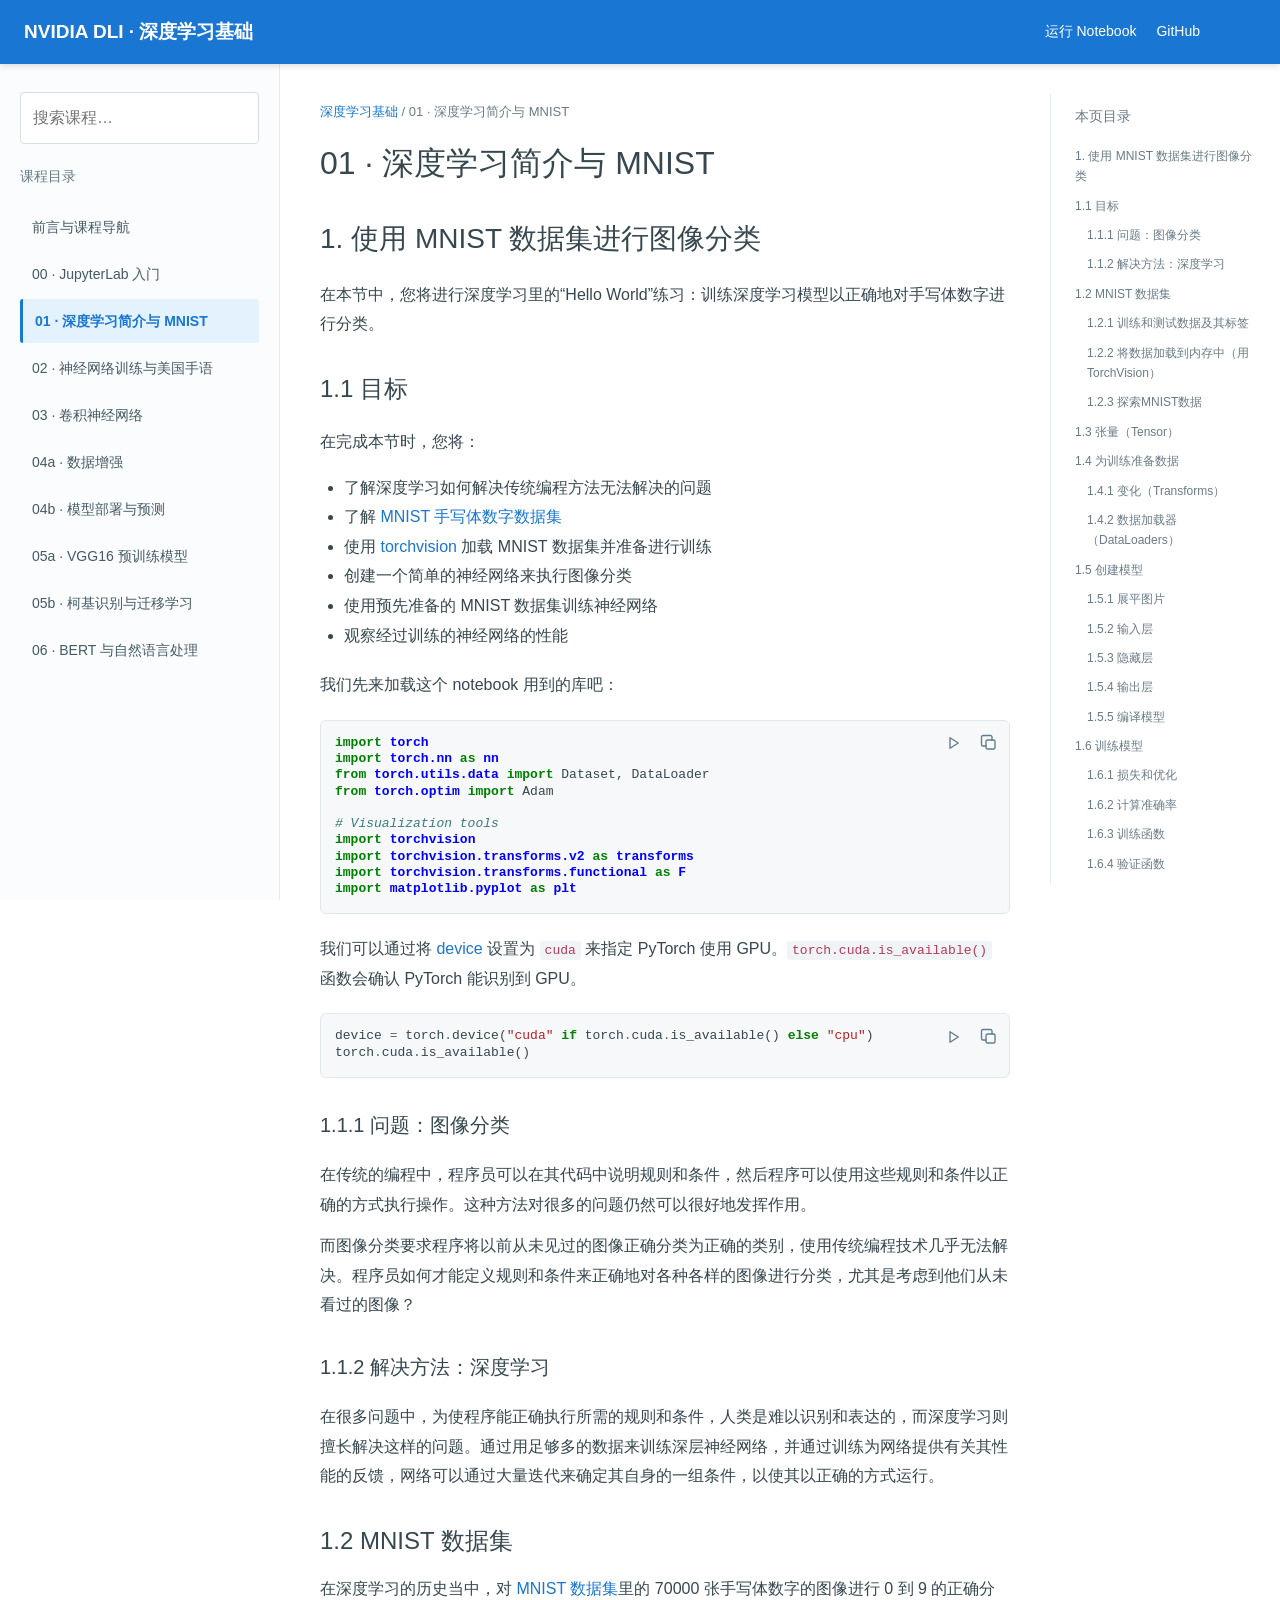
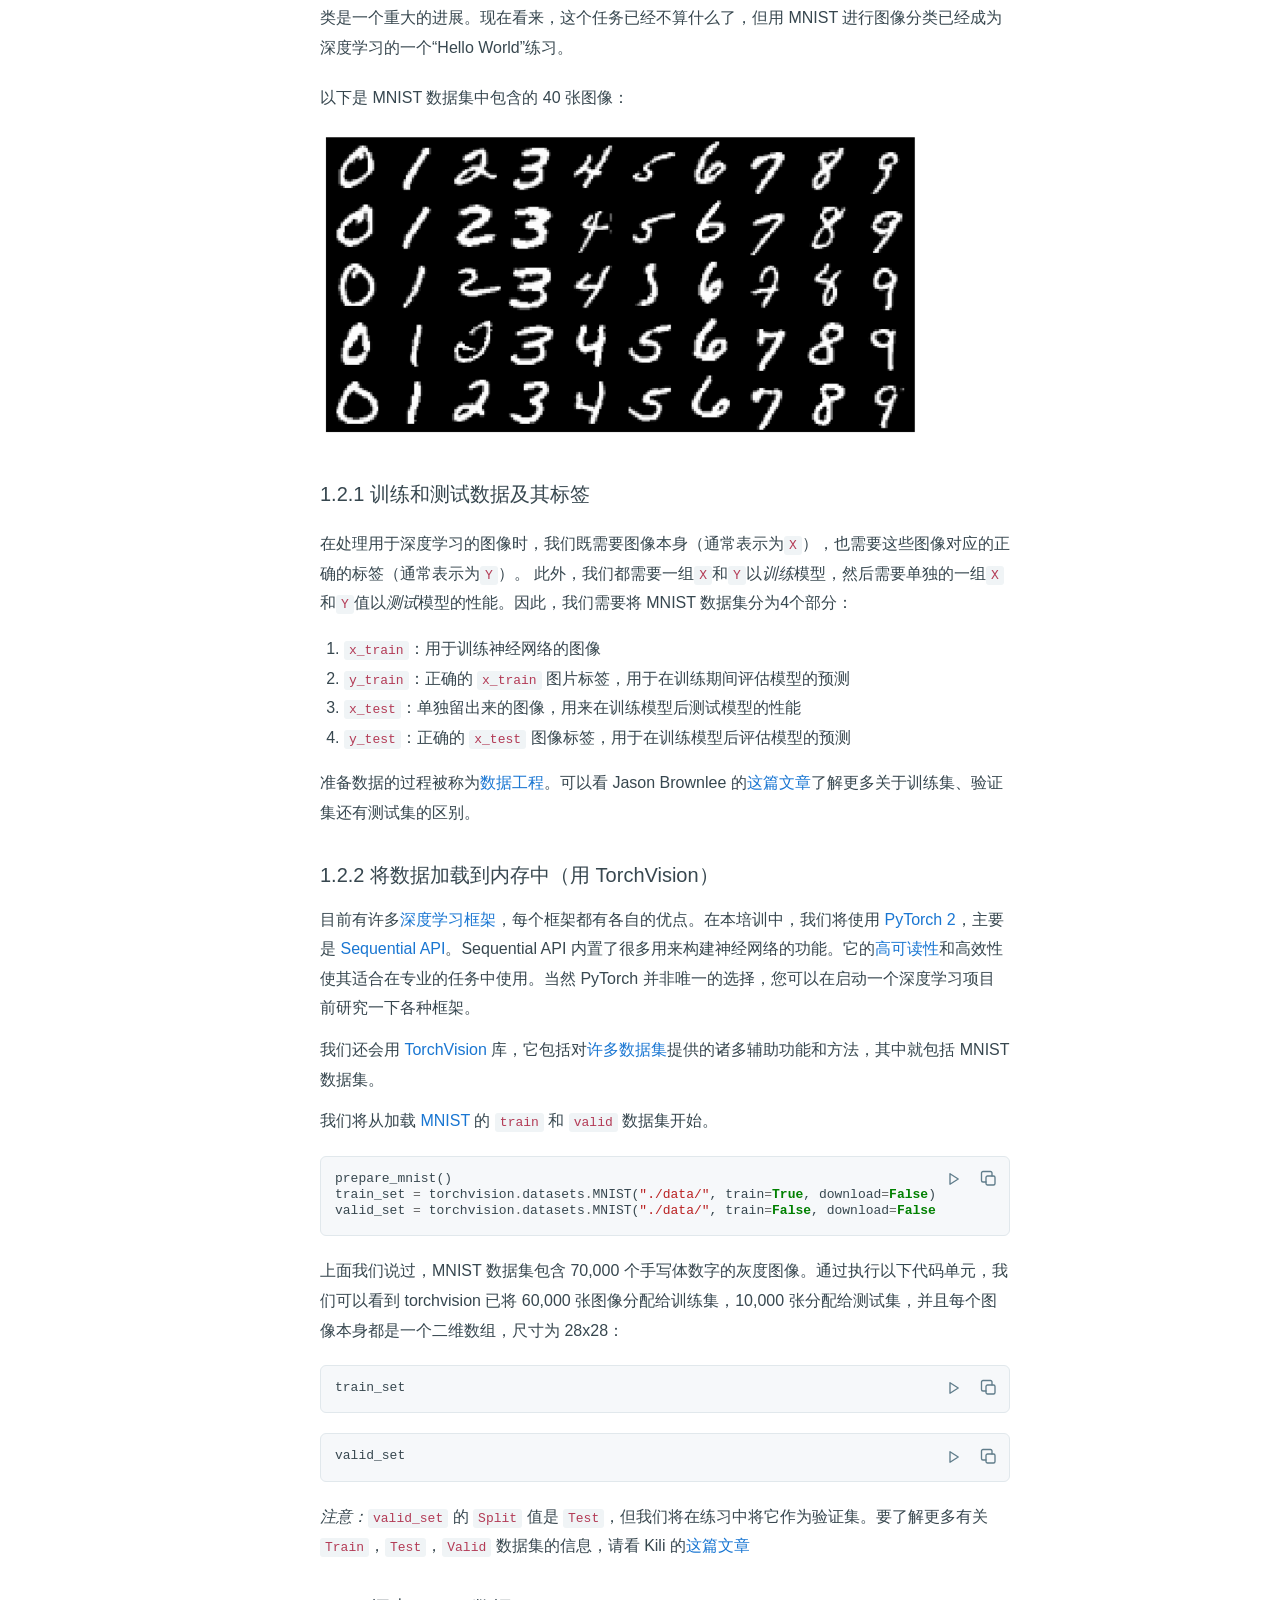
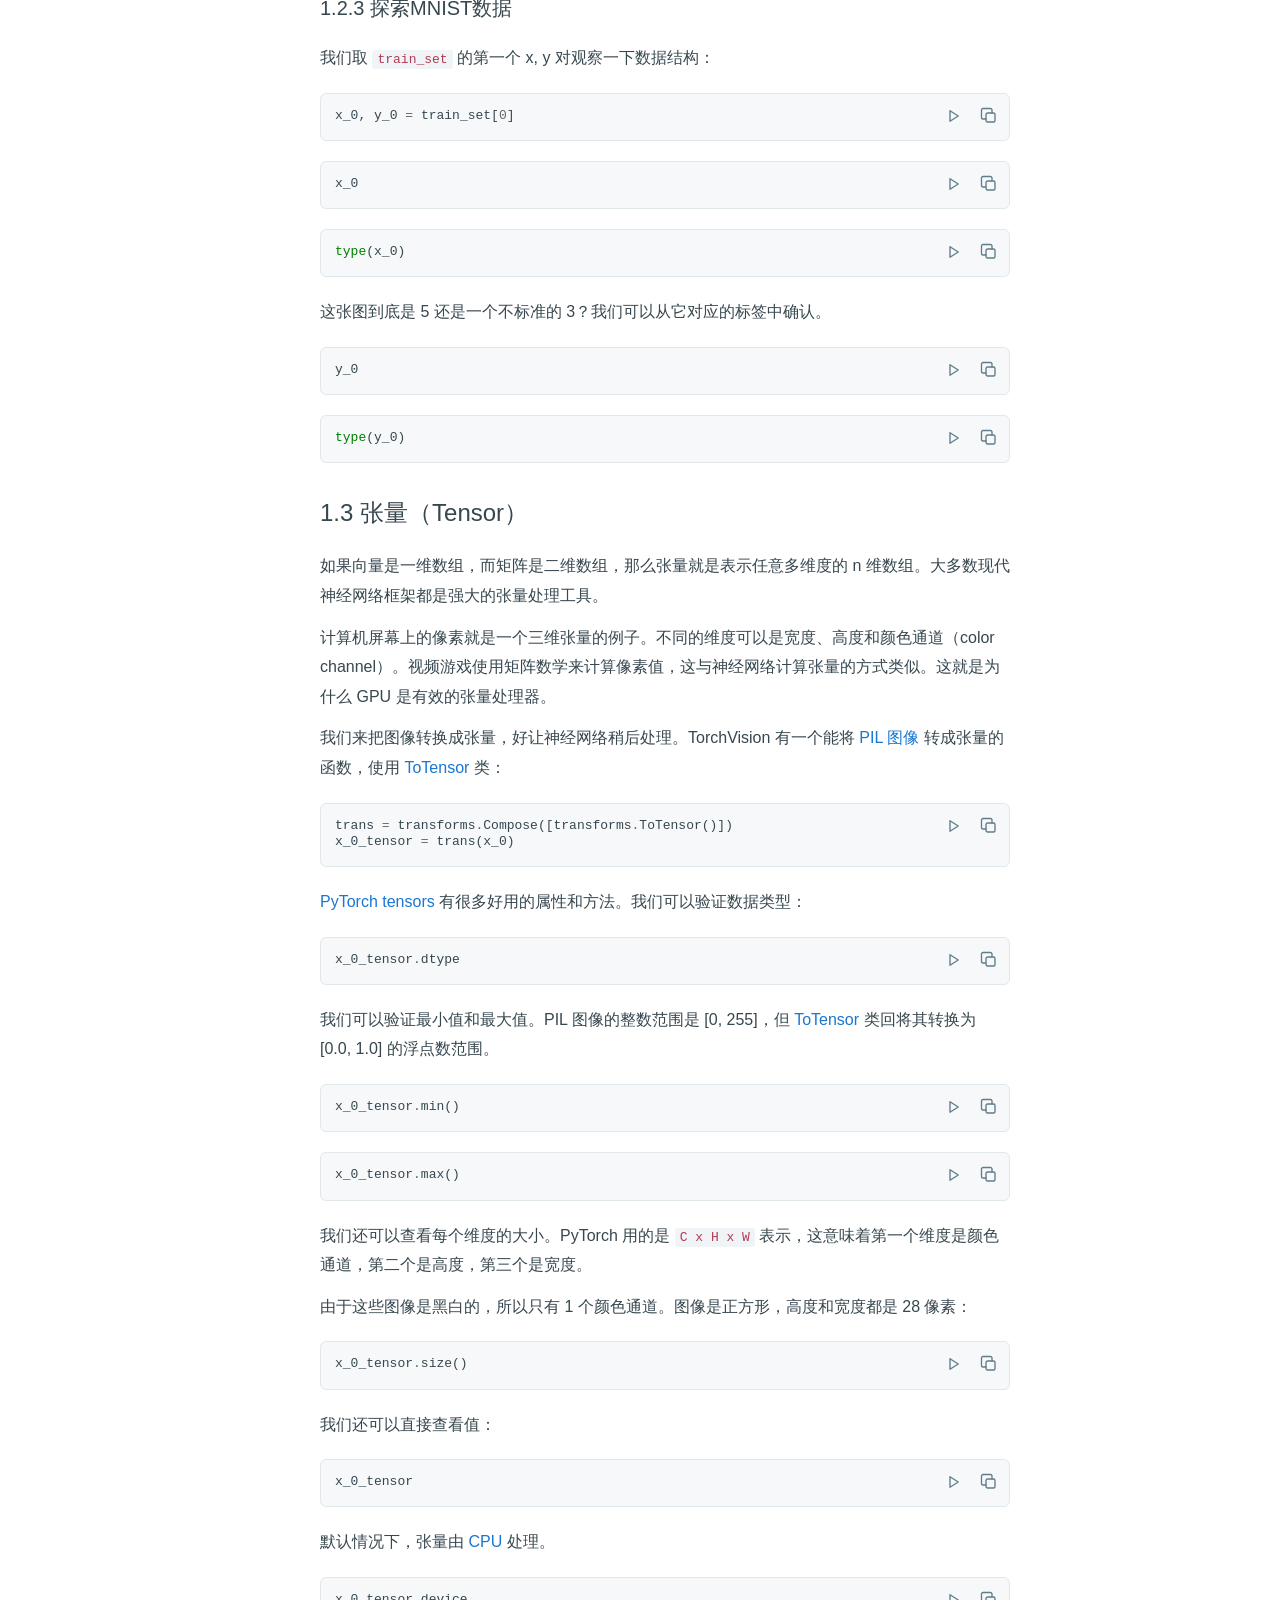
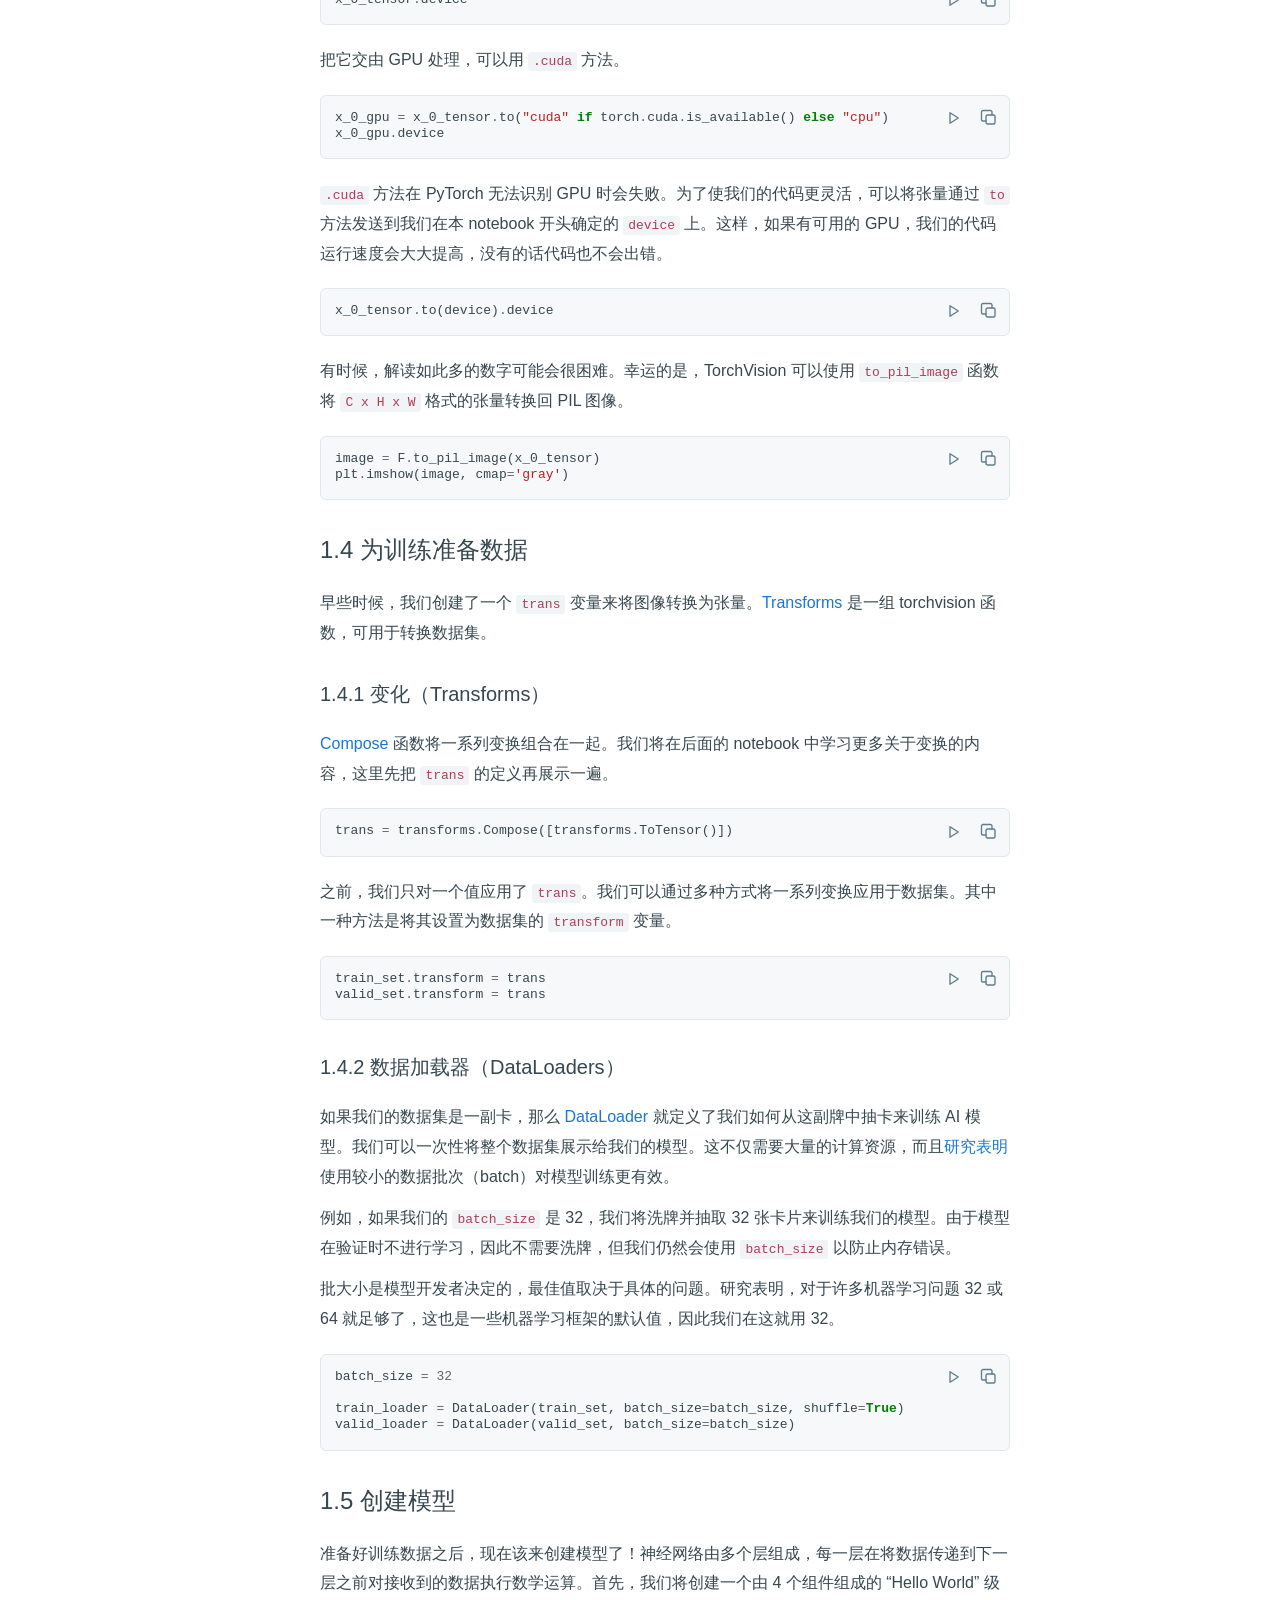
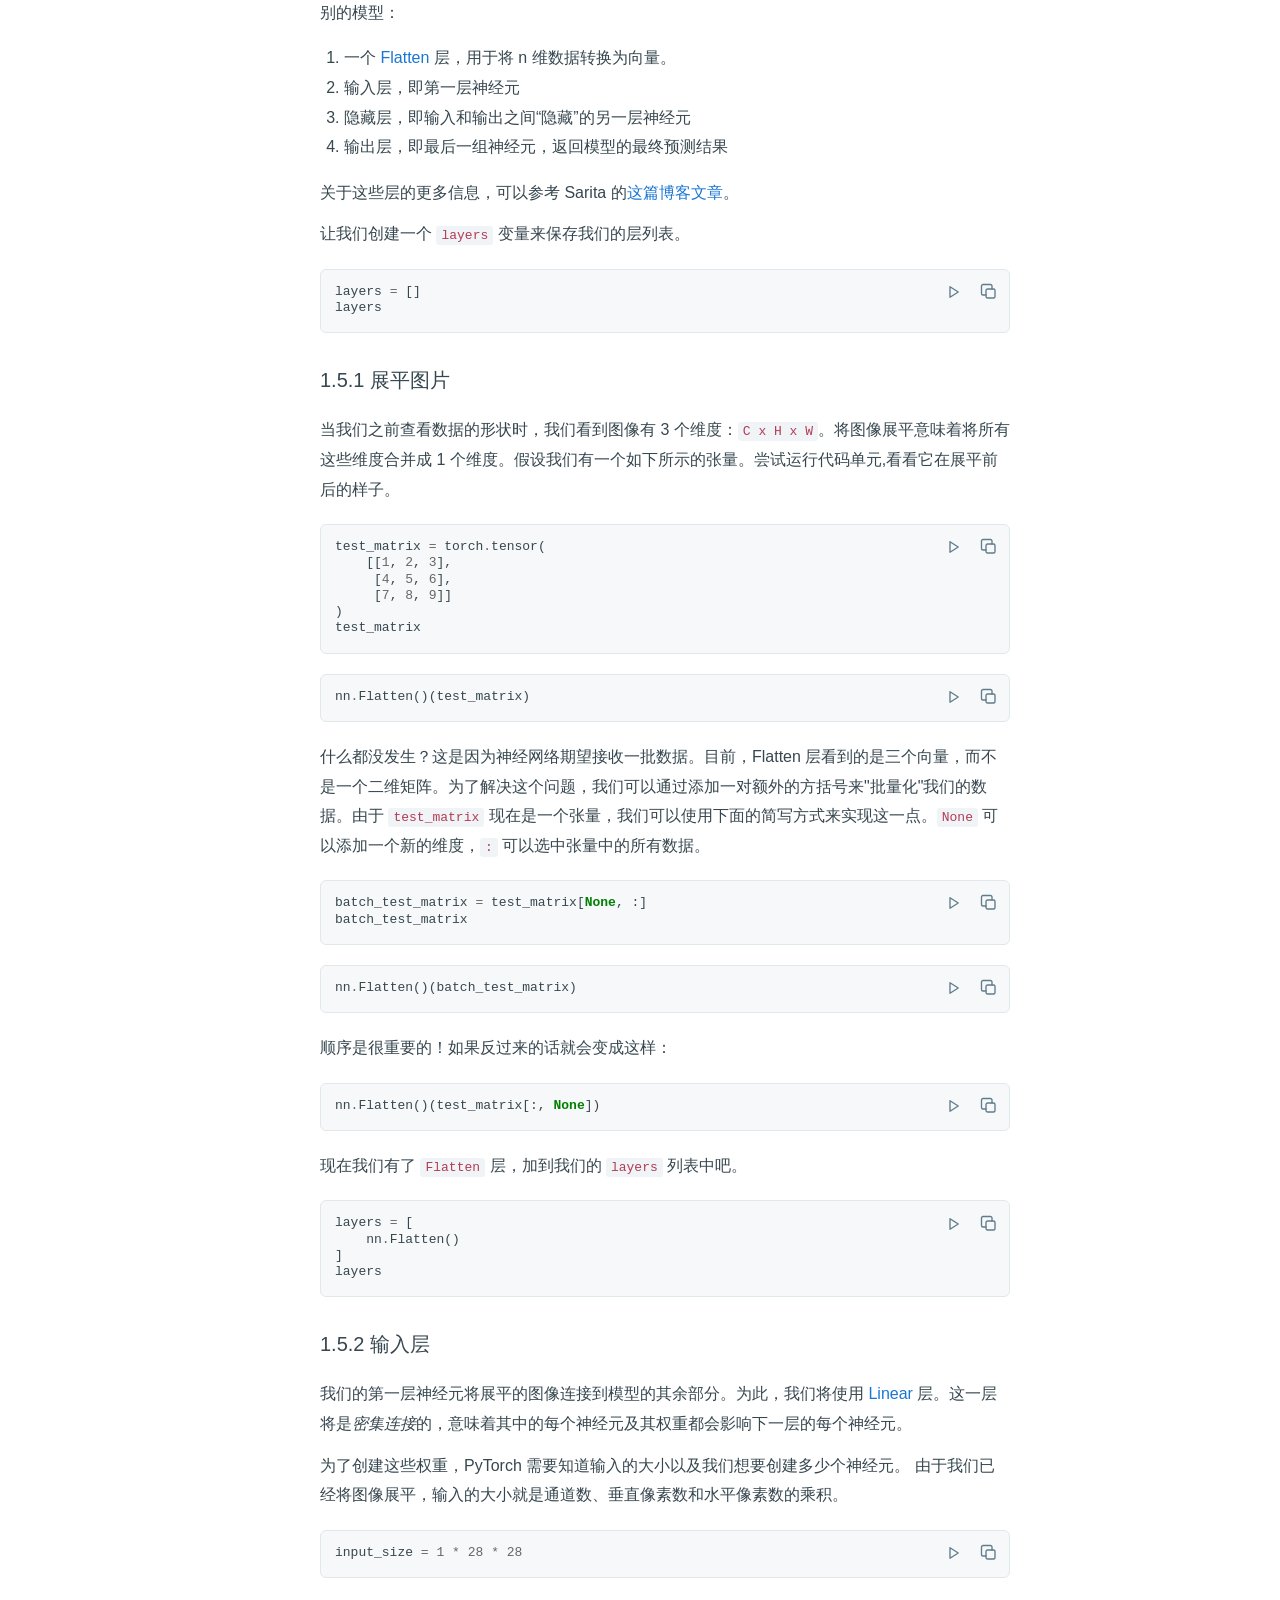
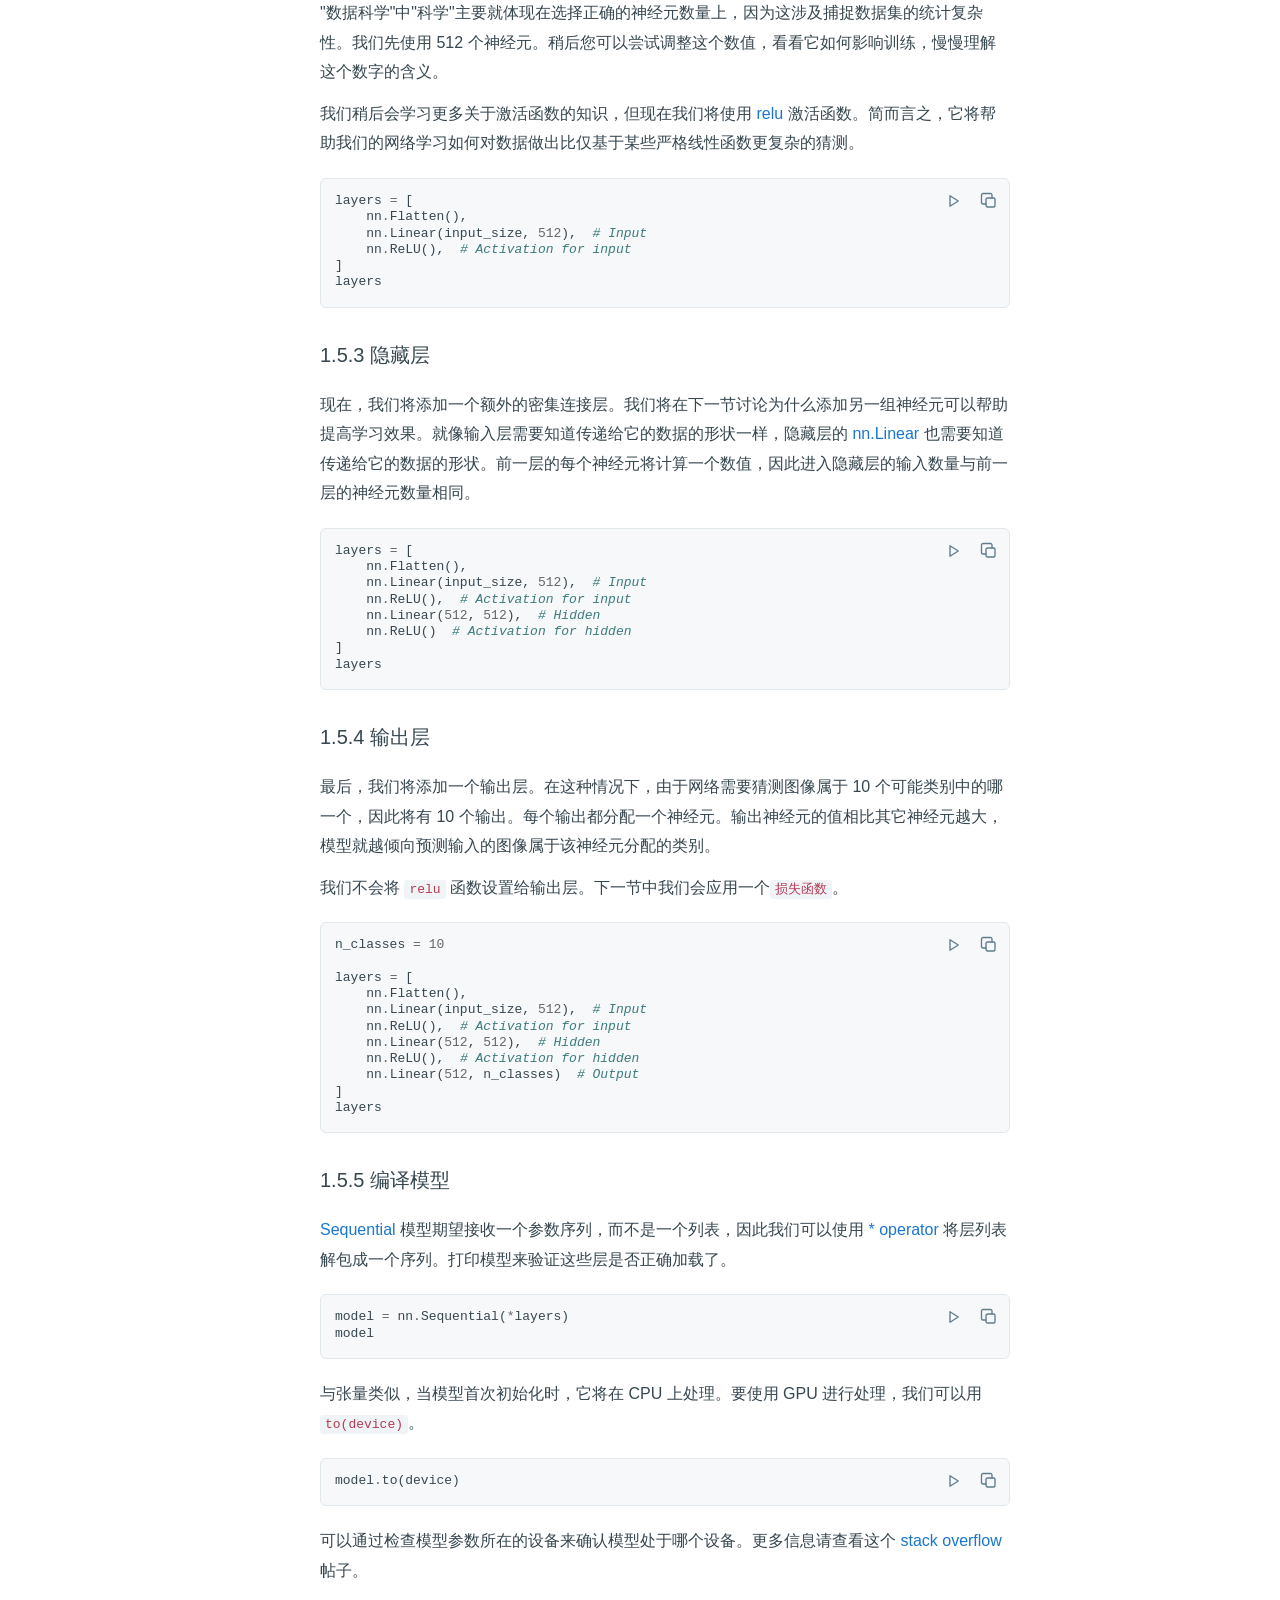
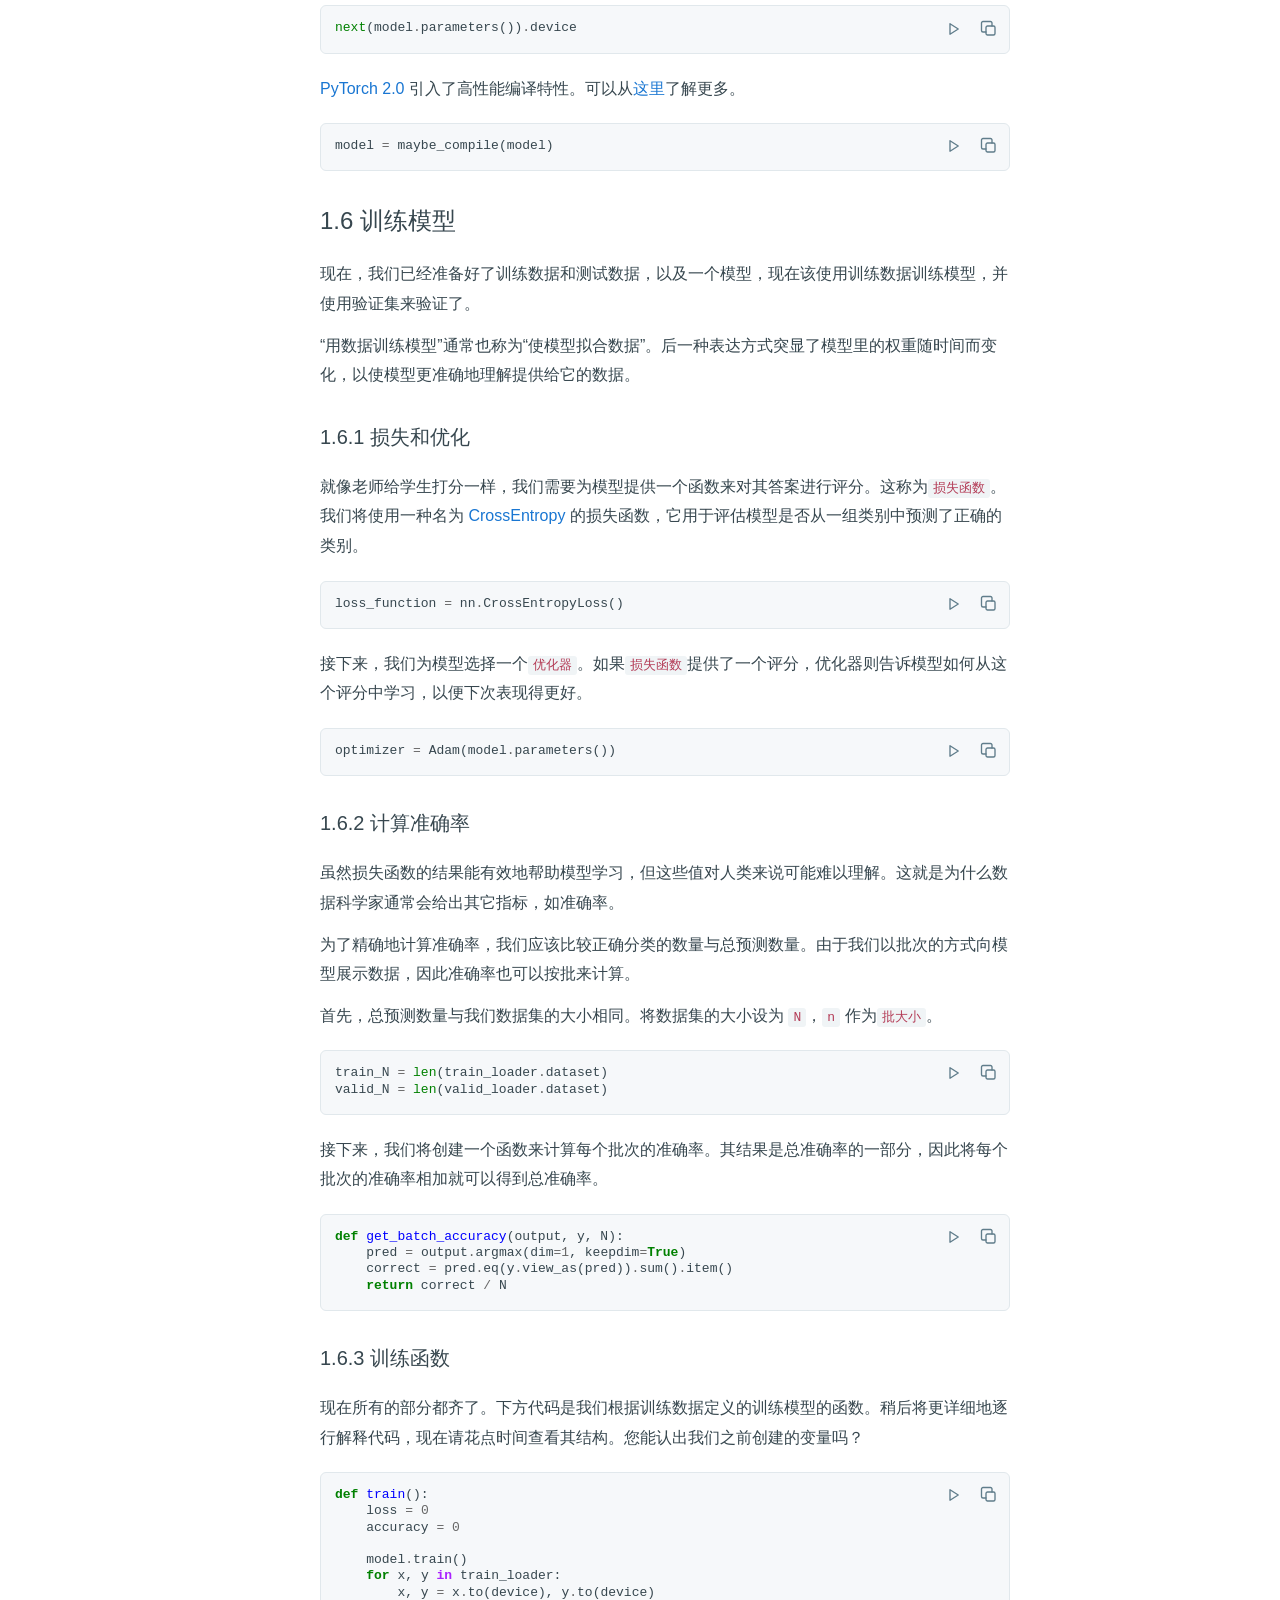
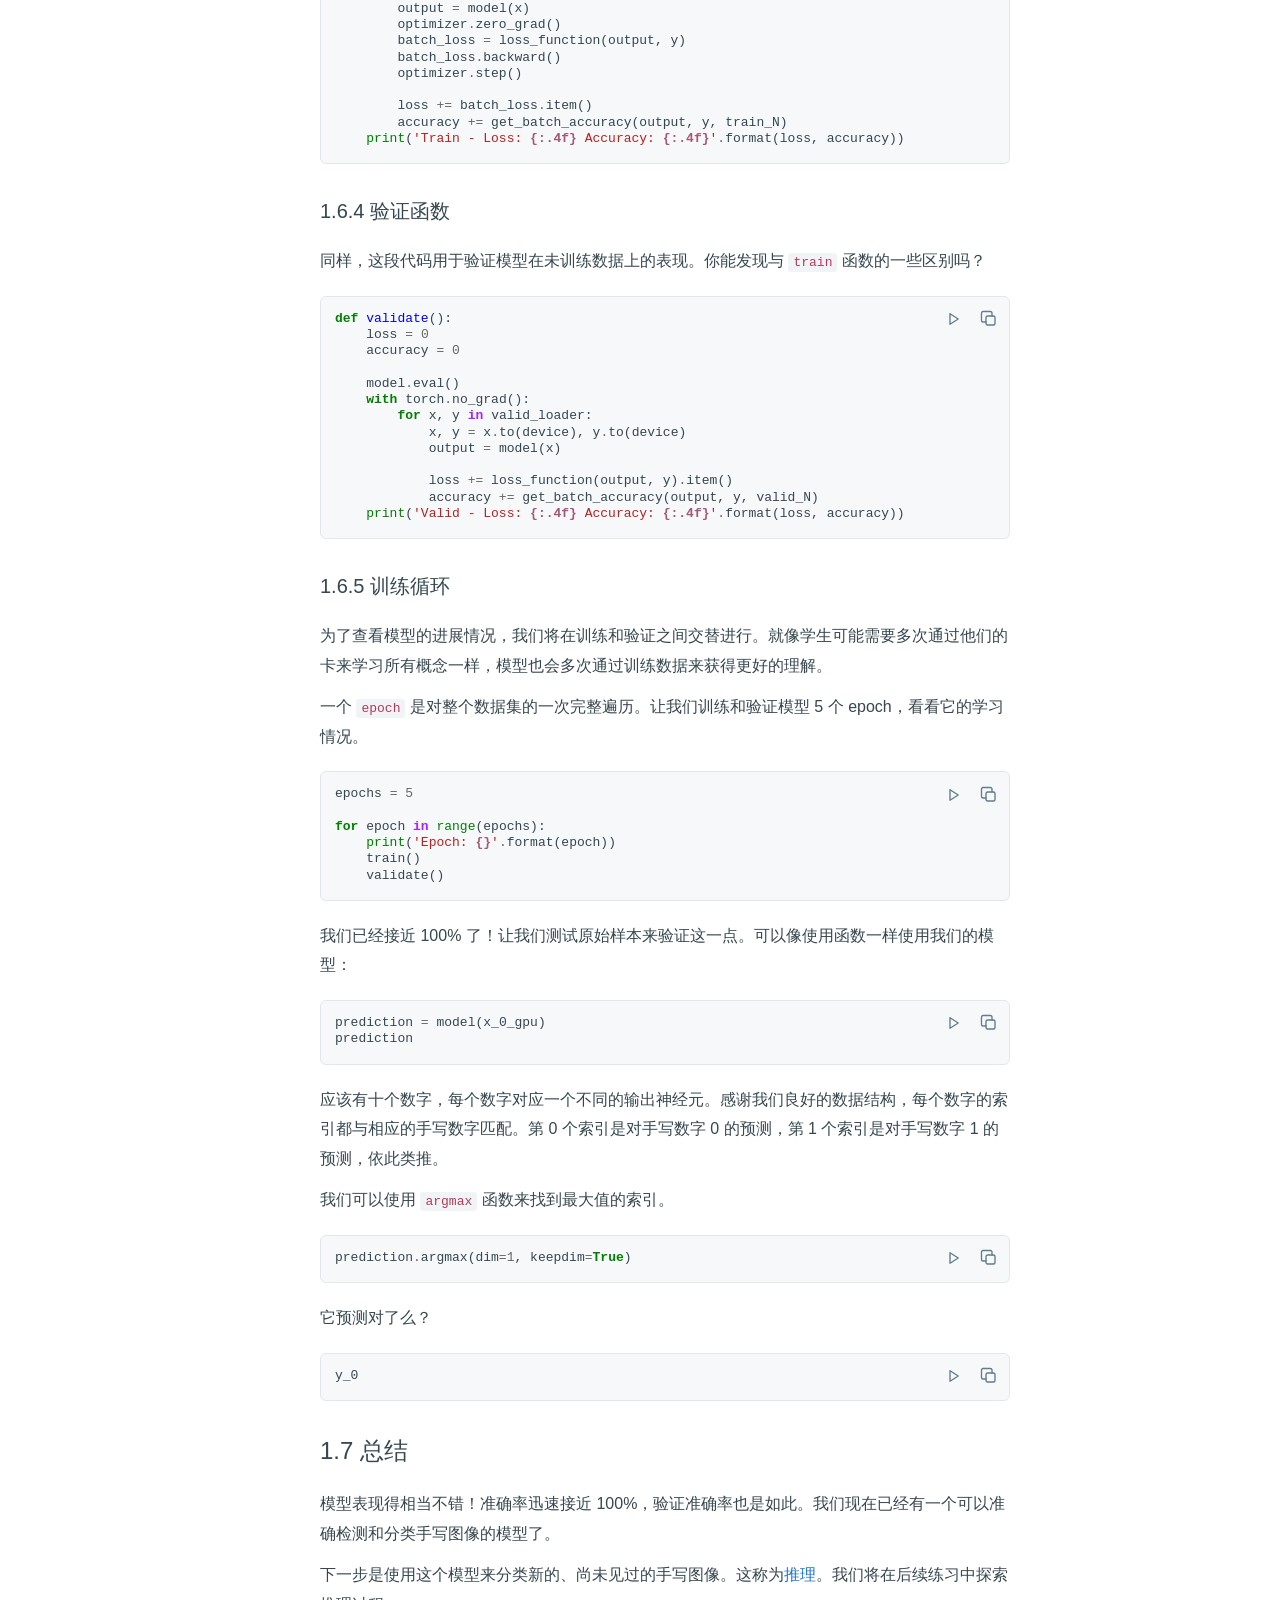
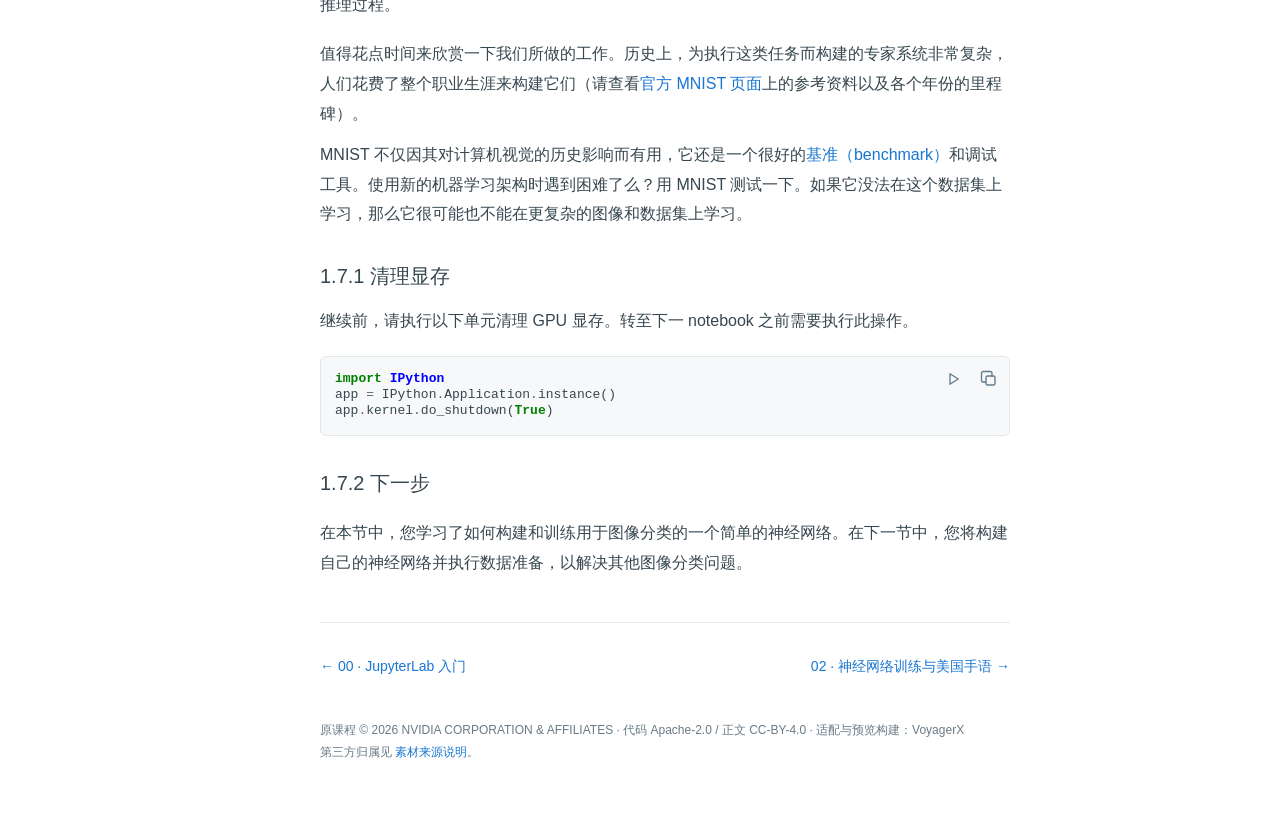
<file: course_content/html/01_mnist.html>
<!DOCTYPE html>

<html lang="zh-CN"><head><meta charset="utf-8"/><meta content="width=device-width,initial-scale=1" name="viewport"/><title>01 · 深度学习简介与 MNIST — NVIDIA DLI at ModelScope Notebook</title><link href="_static/style.css?v=df18e0d7cd28" rel="stylesheet"/>
<script>window.MathJax={tex:{inlineMath:[['$','$'],['\\(','\\)']],displayMath:[['$$','$$'],['\\[','\\]']] },options:{enableMenu:false},svg:{fontCache:'global'}};</script><script defer="" src="_static/mathjax.js"></script></head>
<body><header class="topbar"><button aria-expanded="false" aria-label="打开课程目录" class="menu">☰</button><a class="brand" href="index.html" rel="noopener noreferrer" target="_blank">NVIDIA DLI · 深度学习基础</a><nav aria-label="相关链接" class="toplinks"><a href="https://modelscope.cn/code/workspace?type=running&amp;gid=cb1503c2-1458-4f67-b9c3-bd505091cb47&amp;from=header" rel="noopener noreferrer" target="_blank">运行 Notebook</a><a href="https://github.com/VoyagerXvoyagerx/nvidia-dli-deep-learning-zh-modelscope" rel="noopener noreferrer" target="_blank">GitHub</a></nav></header>
<aside aria-label="课程目录" class="sidebar"><input aria-label="搜索课程" class="search" placeholder="搜索课程…" type="search"/><h2>课程目录</h2><ul class="chapters"><li><a class="" href="index.html" target="_self">前言与课程导航</a></li><li><a class="" href="00_jupyterlab.html" target="_self">00 · JupyterLab 入门</a></li><li><a aria-current="page" class="active" href="01_mnist.html" target="_self">01 · 深度学习简介与 MNIST</a></li><li><a class="" href="02_asl.html" target="_self">02 · 神经网络训练与美国手语</a></li><li><a class="" href="03_asl_cnn.html" target="_self">03 · 卷积神经网络</a></li><li><a class="" href="04a_asl_augmentation.html" target="_self">04a · 数据增强</a></li><li><a class="" href="04b_asl_predictions.html" target="_self">04b · 模型部署与预测</a></li><li><a class="" href="05a_doggy_door.html" target="_self">05a · VGG16 预训练模型</a></li><li><a class="" href="05b_corgi_door.html" target="_self">05b · 柯基识别与迁移学习</a></li><li><a class="" href="06_nlp.html" target="_self">06 · BERT 与自然语言处理</a></li></ul><p class="empty-search">没有匹配的课程</p></aside>
<main><div class="breadcrumb"><a href="index.html" rel="noopener noreferrer" target="_blank">深度学习基础</a> / 01 · 深度学习简介与 MNIST</div><h1 class="page-title">01 · 深度学习简介与 MNIST</h1><article class="notebook"><div class="cell border-box-sizing text_cell rendered" id="cell-id=8421696f"><div class="inner_cell">
<div class="text_cell_render border-box-sizing rendered_html">
<h1 id="1.-%E4%BD%BF%E7%94%A8-MNIST-%E6%95%B0%E6%8D%AE%E9%9B%86%E8%BF%9B%E8%A1%8C%E5%9B%BE%E5%83%8F%E5%88%86%E7%B1%BB">1. 使用 MNIST 数据集进行图像分类<a class="anchor-link" href="#1.-%E4%BD%BF%E7%94%A8-MNIST-%E6%95%B0%E6%8D%AE%E9%9B%86%E8%BF%9B%E8%A1%8C%E5%9B%BE%E5%83%8F%E5%88%86%E7%B1%BB">¶</a></h1>
</div>
</div>
</div>
<div class="cell border-box-sizing text_cell rendered" id="cell-id=8186c904"><div class="inner_cell">
<div class="text_cell_render border-box-sizing rendered_html">
<p>在本节中，您将进行深度学习里的“Hello World”练习：训练深度学习模型以正确地对手写体数字进行分类。</p>
</div>
</div>
</div>
<div class="cell border-box-sizing text_cell rendered" id="cell-id=e51e80d8"><div class="inner_cell">
<div class="text_cell_render border-box-sizing rendered_html">
<h2 id="1.1-%E7%9B%AE%E6%A0%87">1.1 目标<a class="anchor-link" href="#1.1-%E7%9B%AE%E6%A0%87">¶</a></h2>
</div>
</div>
</div>
<div class="cell border-box-sizing text_cell rendered" id="cell-id=639c1365"><div class="inner_cell">
<div class="text_cell_render border-box-sizing rendered_html">
<p>在完成本节时，您将：</p>
<ul>
<li>了解深度学习如何解决传统编程方法无法解决的问题</li>
<li>了解 <a href="http://yann.lecun.com/exdb/mnist/" rel="noopener noreferrer" target="_blank">MNIST 手写体数字数据集</a></li>
<li>使用 <a href="https://pytorch.org/vision/stable/index.html" rel="noopener noreferrer" target="_blank">torchvision</a> 加载 MNIST 数据集并准备进行训练</li>
<li>创建一个简单的神经网络来执行图像分类</li>
<li>使用预先准备的 MNIST 数据集训练神经网络</li>
<li>观察经过训练的神经网络的性能</li>
</ul>
</div>
</div>
</div>
<div class="cell border-box-sizing text_cell rendered" id="cell-id=45f5bc92"><div class="inner_cell">
<div class="text_cell_render border-box-sizing rendered_html">
<p>我们先来加载这个 notebook 用到的库吧：</p>
</div>
</div>
</div>
<div class="cell border-box-sizing code_cell rendered" id="cell-id=b91d6b0e">
<div class="input">
<div class="inner_cell">
<div class="input_area">
<div class="highlight hl-ipython3"><pre><span></span><span class="kn">import</span><span class="w"> </span><span class="nn">torch</span>
<span class="kn">import</span><span class="w"> </span><span class="nn">torch.nn</span><span class="w"> </span><span class="k">as</span><span class="w"> </span><span class="nn">nn</span>
<span class="kn">from</span><span class="w"> </span><span class="nn">torch.utils.data</span><span class="w"> </span><span class="kn">import</span> <span class="n">Dataset</span><span class="p">,</span> <span class="n">DataLoader</span>
<span class="kn">from</span><span class="w"> </span><span class="nn">torch.optim</span><span class="w"> </span><span class="kn">import</span> <span class="n">Adam</span>

<span class="c1"># Visualization tools</span>
<span class="kn">import</span><span class="w"> </span><span class="nn">torchvision</span>
<span class="kn">import</span><span class="w"> </span><span class="nn">torchvision.transforms.v2</span><span class="w"> </span><span class="k">as</span><span class="w"> </span><span class="nn">transforms</span>
<span class="kn">import</span><span class="w"> </span><span class="nn">torchvision.transforms.functional</span><span class="w"> </span><span class="k">as</span><span class="w"> </span><span class="nn">F</span>
<span class="kn">import</span><span class="w"> </span><span class="nn">matplotlib.pyplot</span><span class="w"> </span><span class="k">as</span><span class="w"> </span><span class="nn">plt</span>
</pre></div>
</div>
</div>
</div>
</div>
<div class="cell border-box-sizing text_cell rendered" id="cell-id=7a6fae90"><div class="inner_cell">
<div class="text_cell_render border-box-sizing rendered_html">
<p>我们可以通过将 <a href="https://pytorch.org/docs/stable/tensor_attributes.html#torch.device" rel="noopener noreferrer" target="_blank">device</a> 设置为 <code>cuda</code> 来指定 PyTorch 使用 GPU。<code>torch.cuda.is_available()</code> 函数会确认 PyTorch 能识别到 GPU。</p>
</div>
</div>
</div>
<div class="cell border-box-sizing code_cell rendered" id="cell-id=fd5028ef">
<div class="input">
<div class="inner_cell">
<div class="input_area">
<div class="highlight hl-ipython3"><pre><span></span><span class="n">device</span> <span class="o">=</span> <span class="n">torch</span><span class="o">.</span><span class="n">device</span><span class="p">(</span><span class="s2">"cuda"</span> <span class="k">if</span> <span class="n">torch</span><span class="o">.</span><span class="n">cuda</span><span class="o">.</span><span class="n">is_available</span><span class="p">()</span> <span class="k">else</span> <span class="s2">"cpu"</span><span class="p">)</span>
<span class="n">torch</span><span class="o">.</span><span class="n">cuda</span><span class="o">.</span><span class="n">is_available</span><span class="p">()</span>
</pre></div>
</div>
</div>
</div>
</div>
<div class="cell border-box-sizing text_cell rendered" id="cell-id=2c7c1352"><div class="inner_cell">
<div class="text_cell_render border-box-sizing rendered_html">
<h3 id="1.1.1-%E9%97%AE%E9%A2%98%EF%BC%9A%E5%9B%BE%E5%83%8F%E5%88%86%E7%B1%BB">1.1.1 问题：图像分类<a class="anchor-link" href="#1.1.1-%E9%97%AE%E9%A2%98%EF%BC%9A%E5%9B%BE%E5%83%8F%E5%88%86%E7%B1%BB">¶</a></h3>
</div>
</div>
</div>
<div class="cell border-box-sizing text_cell rendered" id="cell-id=47e79688"><div class="inner_cell">
<div class="text_cell_render border-box-sizing rendered_html">
<p>在传统的编程中，程序员可以在其代码中说明规则和条件，然后程序可以使用这些规则和条件以正确的方式执行操作。这种方法对很多的问题仍然可以很好地发挥作用。</p>
<p>而图像分类要求程序将以前从未见过的图像正确分类为正确的类别，使用传统编程技术几乎无法解决。程序员如何才能定义规则和条件来正确地对各种各样的图像进行分类，尤其是考虑到他们从未看过的图像？</p>
</div>
</div>
</div>
<div class="cell border-box-sizing text_cell rendered" id="cell-id=8a85707b"><div class="inner_cell">
<div class="text_cell_render border-box-sizing rendered_html">
<h3 id="1.1.2-%E8%A7%A3%E5%86%B3%E6%96%B9%E6%B3%95%EF%BC%9A%E6%B7%B1%E5%BA%A6%E5%AD%A6%E4%B9%A0">1.1.2 解决方法：深度学习<a class="anchor-link" href="#1.1.2-%E8%A7%A3%E5%86%B3%E6%96%B9%E6%B3%95%EF%BC%9A%E6%B7%B1%E5%BA%A6%E5%AD%A6%E4%B9%A0">¶</a></h3>
</div>
</div>
</div>
<div class="cell border-box-sizing text_cell rendered" id="cell-id=76dd2ed9"><div class="inner_cell">
<div class="text_cell_render border-box-sizing rendered_html">
<p>在很多问题中，为使程序能正确执行所需的规则和条件，人类是难以识别和表达的，而深度学习则擅长解决这样的问题。通过用足够多的数据来训练深层神经网络，并通过训练为网络提供有关其性能的反馈，网络可以通过大量迭代来确定其自身的一组条件，以使其以正确的方式运行。</p>
</div>
</div>
</div>
<div class="cell border-box-sizing text_cell rendered" id="cell-id=4b9a7c88"><div class="inner_cell">
<div class="text_cell_render border-box-sizing rendered_html">
<h2 id="1.2-MNIST-%E6%95%B0%E6%8D%AE%E9%9B%86">1.2 MNIST 数据集<a class="anchor-link" href="#1.2-MNIST-%E6%95%B0%E6%8D%AE%E9%9B%86">¶</a></h2><p>在深度学习的历史当中，对 <a href="http://yann.lecun.com/exdb/mnist/" rel="noopener noreferrer" target="_blank">MNIST 数据集</a>里的 70000 张手写体数字的图像进行 0 到 9 的正确分类是一个重大的进展。现在看来，这个任务已经不算什么了，但用 MNIST 进行图像分类已经成为深度学习的一个“Hello World”练习。</p>
</div>
</div>
</div>
<div class="cell border-box-sizing text_cell rendered" id="cell-id=ac2d70d3"><div class="inner_cell">
<div class="text_cell_render border-box-sizing rendered_html">
<p>以下是 MNIST 数据集中包含的 40 张图像：</p>
</div>
</div>
</div>
<div class="cell border-box-sizing text_cell rendered" id="cell-id=db67204b"><div class="inner_cell">
<div class="text_cell_render border-box-sizing rendered_html">
<img alt="No description has been provided for this image" src="[data-uri]" style="width: 600px;"/>
</div>
</div>
</div>
<div class="cell border-box-sizing text_cell rendered" id="cell-id=c8887f62"><div class="inner_cell">
<div class="text_cell_render border-box-sizing rendered_html">
<h3 id="1.2.1-%E8%AE%AD%E7%BB%83%E5%92%8C%E6%B5%8B%E8%AF%95%E6%95%B0%E6%8D%AE%E5%8F%8A%E5%85%B6%E6%A0%87%E7%AD%BE">1.2.1 训练和测试数据及其标签<a class="anchor-link" href="#1.2.1-%E8%AE%AD%E7%BB%83%E5%92%8C%E6%B5%8B%E8%AF%95%E6%95%B0%E6%8D%AE%E5%8F%8A%E5%85%B6%E6%A0%87%E7%AD%BE">¶</a></h3>
</div>
</div>
</div>
<div class="cell border-box-sizing text_cell rendered" id="cell-id=1c4372b5"><div class="inner_cell">
<div class="text_cell_render border-box-sizing rendered_html">
<p>在处理用于深度学习的图像时，我们既需要图像本身（通常表示为<code>X</code>），也需要这些图像对应的正确的标签（通常表示为<code>Y</code>）。 此外，我们都需要一组<code>X</code>和<code>Y</code>以<em>训练</em>模型，然后需要单独的一组<code>X</code>和<code>Y</code>值以<em>测试</em>模型的性能。因此，我们需要将 MNIST 数据集分为4个部分：</p>
<ol>
<li><code>x_train</code>：用于训练神经网络的图像</li>
<li><code>y_train</code>：正确的 <code>x_train</code> 图片标签，用于在训练期间评估模型的预测</li>
<li><code>x_test</code>：单独留出来的图像，用来在训练模型后测试模型的性能</li>
<li><code>y_test</code>：正确的 <code>x_test</code> 图像标签，用于在训练模型后评估模型的预测</li>
</ol>
<p>准备数据的过程被称为<a href="https://medium.com/@rchang/a-beginners-guide-to-data-engineering-part-i-4227c5c457d7" rel="noopener noreferrer" target="_blank">数据工程</a>。可以看 Jason Brownlee 的<a href="https://github.com/VoyagerXvoyagerx/nvidia-dli-deep-learning-zh-modelscope/blob/main/course_content/tutorials" rel="noopener noreferrer" target="_blank">这篇文章</a>了解更多关于训练集、验证集还有测试集的区别。</p>
</div>
</div>
</div>
<div class="cell border-box-sizing text_cell rendered" id="cell-id=2c69b49b"><div class="inner_cell">
<div class="text_cell_render border-box-sizing rendered_html">
<h3 id="1.2.2-%E5%B0%86%E6%95%B0%E6%8D%AE%E5%8A%A0%E8%BD%BD%E5%88%B0%E5%86%85%E5%AD%98%E4%B8%AD%EF%BC%88%E7%94%A8-TorchVision%EF%BC%89">1.2.2 将数据加载到内存中（用 TorchVision）<a class="anchor-link" href="#1.2.2-%E5%B0%86%E6%95%B0%E6%8D%AE%E5%8A%A0%E8%BD%BD%E5%88%B0%E5%86%85%E5%AD%98%E4%B8%AD%EF%BC%88%E7%94%A8-TorchVision%EF%BC%89">¶</a></h3><p>目前有许多<a href="https://developer.nvidia.com/deep-learning-frameworks" rel="noopener noreferrer" target="_blank">深度学习框架</a>，每个框架都有各自的优点。在本培训中，我们将使用 <a href="https://pytorch.org/get-started/pytorch-2.0/" rel="noopener noreferrer" target="_blank">PyTorch 2</a>，主要是 <a href="https://pytorch.org/docs/stable/generated/torch.nn.Sequential.html" rel="noopener noreferrer" target="_blank">Sequential API</a>。Sequential API 内置了很多用来构建神经网络的功能。它的<a href="https://blog.pragmaticengineer.com/readable-code/" rel="noopener noreferrer" target="_blank">高可读性</a>和高效性使其适合在专业的任务中使用。当然 PyTorch 并非唯一的选择，您可以在启动一个深度学习项目前研究一下各种框架。</p>
<p>我们还会用 <a href="https://pytorch.org/vision/stable/index.html" rel="noopener noreferrer" target="_blank">TorchVision</a> 库，它包括对<a href="https://pytorch.org/vision/main/datasets.html" rel="noopener noreferrer" target="_blank">许多数据集</a>提供的诸多辅助功能和方法，其中就包括 MNIST 数据集。</p>
<p>我们将从加载 <a href="https://pytorch.org/vision/main/generated/torchvision.datasets.MNIST.html#torchvision.datasets.MNIST" rel="noopener noreferrer" target="_blank">MNIST</a> 的 <code>train</code> 和 <code>valid</code> 数据集开始。</p>
</div>
</div>
</div>
<div class="cell border-box-sizing code_cell rendered" id="cell-id=627a2d72">
<div class="input">
<div class="inner_cell">
<div class="input_area">
<div class="highlight hl-ipython3"><pre><span></span><span class="n">prepare_mnist</span><span class="p">()</span>
<span class="n">train_set</span> <span class="o">=</span> <span class="n">torchvision</span><span class="o">.</span><span class="n">datasets</span><span class="o">.</span><span class="n">MNIST</span><span class="p">(</span><span class="s2">"./data/"</span><span class="p">,</span> <span class="n">train</span><span class="o">=</span><span class="kc">True</span><span class="p">,</span> <span class="n">download</span><span class="o">=</span><span class="kc">False</span><span class="p">)</span>
<span class="n">valid_set</span> <span class="o">=</span> <span class="n">torchvision</span><span class="o">.</span><span class="n">datasets</span><span class="o">.</span><span class="n">MNIST</span><span class="p">(</span><span class="s2">"./data/"</span><span class="p">,</span> <span class="n">train</span><span class="o">=</span><span class="kc">False</span><span class="p">,</span> <span class="n">download</span><span class="o">=</span><span class="kc">False</span><span class="p">)</span>
</pre></div>
</div>
</div>
</div>
</div>
<div class="cell border-box-sizing text_cell rendered" id="cell-id=9416030d"><div class="inner_cell">
<div class="text_cell_render border-box-sizing rendered_html">
<p>上面我们说过，MNIST 数据集包含 70,000 个手写体数字的灰度图像。通过执行以下代码单元，我们可以看到 torchvision 已将 60,000 张图像分配给训练集，10,000 张分配给测试集，并且每个图像本身都是一个二维数组，尺寸为 28x28：</p>
</div>
</div>
</div>
<div class="cell border-box-sizing code_cell rendered" id="cell-id=c2c235d0">
<div class="input">
<div class="inner_cell">
<div class="input_area">
<div class="highlight hl-ipython3"><pre><span></span><span class="n">train_set</span>
</pre></div>
</div>
</div>
</div>
</div>
<div class="cell border-box-sizing code_cell rendered" id="cell-id=c15cfc4e">
<div class="input">
<div class="inner_cell">
<div class="input_area">
<div class="highlight hl-ipython3"><pre><span></span><span class="n">valid_set</span>
</pre></div>
</div>
</div>
</div>
</div>
<div class="cell border-box-sizing text_cell rendered" id="cell-id=0e018485"><div class="inner_cell">
<div class="text_cell_render border-box-sizing rendered_html">
<p><em>注意：</em><code>valid_set</code> 的 <code>Split</code> 值是 <code>Test</code>，但我们将在练习中将它作为验证集。要了解更多有关 <code>Train</code>，<code>Test</code>，<code>Valid</code> 数据集的信息，请看 Kili 的<a href="https://kili-technology.com/training-data/training-validation-and-test-sets-how-to-split-machine-learning-data" rel="noopener noreferrer" target="_blank">这篇文章</a></p>
</div>
</div>
</div>
<div class="cell border-box-sizing text_cell rendered" id="cell-id=933eee83"><div class="inner_cell">
<div class="text_cell_render border-box-sizing rendered_html">
<h3 id="1.2.3-%E6%8E%A2%E7%B4%A2MNIST%E6%95%B0%E6%8D%AE">1.2.3 探索MNIST数据<a class="anchor-link" href="#1.2.3-%E6%8E%A2%E7%B4%A2MNIST%E6%95%B0%E6%8D%AE">¶</a></h3>
</div>
</div>
</div>
<div class="cell border-box-sizing text_cell rendered" id="cell-id=834c889d"><div class="inner_cell">
<div class="text_cell_render border-box-sizing rendered_html">
<p>我们取 <code>train_set</code> 的第一个 x, y 对观察一下数据结构：</p>
</div>
</div>
</div>
<div class="cell border-box-sizing code_cell rendered" id="cell-id=3a7fe5cd">
<div class="input">
<div class="inner_cell">
<div class="input_area">
<div class="highlight hl-ipython3"><pre><span></span><span class="n">x_0</span><span class="p">,</span> <span class="n">y_0</span> <span class="o">=</span> <span class="n">train_set</span><span class="p">[</span><span class="mi">0</span><span class="p">]</span>
</pre></div>
</div>
</div>
</div>
</div>
<div class="cell border-box-sizing code_cell rendered" id="cell-id=ab62f7fd">
<div class="input">
<div class="inner_cell">
<div class="input_area">
<div class="highlight hl-ipython3"><pre><span></span><span class="n">x_0</span>
</pre></div>
</div>
</div>
</div>
</div>
<div class="cell border-box-sizing code_cell rendered" id="cell-id=80448604">
<div class="input">
<div class="inner_cell">
<div class="input_area">
<div class="highlight hl-ipython3"><pre><span></span><span class="nb">type</span><span class="p">(</span><span class="n">x_0</span><span class="p">)</span>
</pre></div>
</div>
</div>
</div>
</div>
<div class="cell border-box-sizing text_cell rendered" id="cell-id=99659c88"><div class="inner_cell">
<div class="text_cell_render border-box-sizing rendered_html">
<p>这张图到底是 5 还是一个不标准的 3？我们可以从它对应的标签中确认。</p>
</div>
</div>
</div>
<div class="cell border-box-sizing code_cell rendered" id="cell-id=1a9a200d">
<div class="input">
<div class="inner_cell">
<div class="input_area">
<div class="highlight hl-ipython3"><pre><span></span><span class="n">y_0</span>
</pre></div>
</div>
</div>
</div>
</div>
<div class="cell border-box-sizing code_cell rendered" id="cell-id=8f768a25">
<div class="input">
<div class="inner_cell">
<div class="input_area">
<div class="highlight hl-ipython3"><pre><span></span><span class="nb">type</span><span class="p">(</span><span class="n">y_0</span><span class="p">)</span>
</pre></div>
</div>
</div>
</div>
</div>
<div class="cell border-box-sizing text_cell rendered" id="cell-id=d8086ee3"><div class="inner_cell">
<div class="text_cell_render border-box-sizing rendered_html">
<h2 id="1.3-%E5%BC%A0%E9%87%8F%EF%BC%88Tensor%EF%BC%89">1.3 张量（Tensor）<a class="anchor-link" href="#1.3-%E5%BC%A0%E9%87%8F%EF%BC%88Tensor%EF%BC%89">¶</a></h2>
</div>
</div>
</div>
<div class="cell border-box-sizing text_cell rendered" id="cell-id=32cbb2bb"><div class="inner_cell">
<div class="text_cell_render border-box-sizing rendered_html">
<p>如果向量是一维数组，而矩阵是二维数组，那么张量就是表示任意多维度的 n 维数组。大多数现代神经网络框架都是强大的张量处理工具。</p>
<p>计算机屏幕上的像素就是一个三维张量的例子。不同的维度可以是宽度、高度和颜色通道（color channel）。视频游戏使用矩阵数学来计算像素值，这与神经网络计算张量的方式类似。这就是为什么 GPU 是有效的张量处理器。</p>
<p>我们来把图像转换成张量，好让神经网络稍后处理。TorchVision 有一个能将 <a href="https://pillow.readthedocs.io/en/stable/reference/Image.html" rel="noopener noreferrer" target="_blank">PIL 图像</a> 转成张量的函数，使用 <a href="https://pytorch.org/vision/main/generated/torchvision.transforms.ToTensor.html" rel="noopener noreferrer" target="_blank">ToTensor</a> 类：</p>
</div>
</div>
</div>
<div class="cell border-box-sizing code_cell rendered" id="cell-id=bb98227f">
<div class="input">
<div class="inner_cell">
<div class="input_area">
<div class="highlight hl-ipython3"><pre><span></span><span class="n">trans</span> <span class="o">=</span> <span class="n">transforms</span><span class="o">.</span><span class="n">Compose</span><span class="p">([</span><span class="n">transforms</span><span class="o">.</span><span class="n">ToTensor</span><span class="p">()])</span>
<span class="n">x_0_tensor</span> <span class="o">=</span> <span class="n">trans</span><span class="p">(</span><span class="n">x_0</span><span class="p">)</span>
</pre></div>
</div>
</div>
</div>
</div>
<div class="cell border-box-sizing text_cell rendered" id="cell-id=99cdb9c9"><div class="inner_cell">
<div class="text_cell_render border-box-sizing rendered_html">
<p><a href="https://pytorch.org/docs/stable/tensors.html#torch.Tensor" rel="noopener noreferrer" target="_blank">PyTorch tensors</a> 有很多好用的属性和方法。我们可以验证数据类型：</p>
</div>
</div>
</div>
<div class="cell border-box-sizing code_cell rendered" id="cell-id=0e43ea14">
<div class="input">
<div class="inner_cell">
<div class="input_area">
<div class="highlight hl-ipython3"><pre><span></span><span class="n">x_0_tensor</span><span class="o">.</span><span class="n">dtype</span>
</pre></div>
</div>
</div>
</div>
</div>
<div class="cell border-box-sizing text_cell rendered" id="cell-id=5a282a82"><div class="inner_cell">
<div class="text_cell_render border-box-sizing rendered_html">
<p>我们可以验证最小值和最大值。PIL 图像的整数范围是 [0, 255]，但 <a href="https://pytorch.org/vision/main/generated/torchvision.transforms.ToTensor.html" rel="noopener noreferrer" target="_blank">ToTensor</a> 类回将其转换为 [0.0, 1.0] 的浮点数范围。</p>
</div>
</div>
</div>
<div class="cell border-box-sizing code_cell rendered" id="cell-id=2933ec11">
<div class="input">
<div class="inner_cell">
<div class="input_area">
<div class="highlight hl-ipython3"><pre><span></span><span class="n">x_0_tensor</span><span class="o">.</span><span class="n">min</span><span class="p">()</span>
</pre></div>
</div>
</div>
</div>
</div>
<div class="cell border-box-sizing code_cell rendered" id="cell-id=49e13df8">
<div class="input">
<div class="inner_cell">
<div class="input_area">
<div class="highlight hl-ipython3"><pre><span></span><span class="n">x_0_tensor</span><span class="o">.</span><span class="n">max</span><span class="p">()</span>
</pre></div>
</div>
</div>
</div>
</div>
<div class="cell border-box-sizing text_cell rendered" id="cell-id=0a3203fa"><div class="inner_cell">
<div class="text_cell_render border-box-sizing rendered_html">
<p>我们还可以查看每个维度的大小。PyTorch 用的是 <code>C x H x W</code> 表示，这意味着第一个维度是颜色通道，第二个是高度，第三个是宽度。</p>
<p>由于这些图像是黑白的，所以只有 1 个颜色通道。图像是正方形，高度和宽度都是 28 像素：</p>
</div>
</div>
</div>
<div class="cell border-box-sizing code_cell rendered" id="cell-id=71112936">
<div class="input">
<div class="inner_cell">
<div class="input_area">
<div class="highlight hl-ipython3"><pre><span></span><span class="n">x_0_tensor</span><span class="o">.</span><span class="n">size</span><span class="p">()</span>
</pre></div>
</div>
</div>
</div>
</div>
<div class="cell border-box-sizing text_cell rendered" id="cell-id=db4cb4a6"><div class="inner_cell">
<div class="text_cell_render border-box-sizing rendered_html">
<p>我们还可以直接查看值：</p>
</div>
</div>
</div>
<div class="cell border-box-sizing code_cell rendered" id="cell-id=95a0afb3">
<div class="input">
<div class="inner_cell">
<div class="input_area">
<div class="highlight hl-ipython3"><pre><span></span><span class="n">x_0_tensor</span>
</pre></div>
</div>
</div>
</div>
</div>
<div class="cell border-box-sizing text_cell rendered" id="cell-id=1937eecb"><div class="inner_cell">
<div class="text_cell_render border-box-sizing rendered_html">
<p>默认情况下，张量由 <a href="https://www.arm.com/glossary/cpu" rel="noopener noreferrer" target="_blank">CPU</a> 处理。</p>
</div>
</div>
</div>
<div class="cell border-box-sizing code_cell rendered" id="cell-id=ef93a8fa">
<div class="input">
<div class="inner_cell">
<div class="input_area">
<div class="highlight hl-ipython3"><pre><span></span><span class="n">x_0_tensor</span><span class="o">.</span><span class="n">device</span>
</pre></div>
</div>
</div>
</div>
</div>
<div class="cell border-box-sizing text_cell rendered" id="cell-id=56880cf4"><div class="inner_cell">
<div class="text_cell_render border-box-sizing rendered_html">
<p>把它交由 GPU 处理，可以用 <code>.cuda</code> 方法。</p>
</div>
</div>
</div>
<div class="cell border-box-sizing code_cell rendered" id="cell-id=15a39684">
<div class="input">
<div class="inner_cell">
<div class="input_area">
<div class="highlight hl-ipython3"><pre><span></span><span class="n">x_0_gpu</span> <span class="o">=</span> <span class="n">x_0_tensor</span><span class="o">.</span><span class="n">to</span><span class="p">(</span><span class="s2">"cuda"</span> <span class="k">if</span> <span class="n">torch</span><span class="o">.</span><span class="n">cuda</span><span class="o">.</span><span class="n">is_available</span><span class="p">()</span> <span class="k">else</span> <span class="s2">"cpu"</span><span class="p">)</span>
<span class="n">x_0_gpu</span><span class="o">.</span><span class="n">device</span>
</pre></div>
</div>
</div>
</div>
</div>
<div class="cell border-box-sizing text_cell rendered" id="cell-id=e9187aee"><div class="inner_cell">
<div class="text_cell_render border-box-sizing rendered_html">
<p><code>.cuda</code> 方法在 PyTorch 无法识别 GPU 时会失败。为了使我们的代码更灵活，可以将张量通过 <code>to</code> 方法发送到我们在本 notebook 开头确定的 <code>device</code> 上。这样，如果有可用的 GPU，我们的代码运行速度会大大提高，没有的话代码也不会出错。</p>
</div>
</div>
</div>
<div class="cell border-box-sizing code_cell rendered" id="cell-id=1b521e71">
<div class="input">
<div class="inner_cell">
<div class="input_area">
<div class="highlight hl-ipython3"><pre><span></span><span class="n">x_0_tensor</span><span class="o">.</span><span class="n">to</span><span class="p">(</span><span class="n">device</span><span class="p">)</span><span class="o">.</span><span class="n">device</span>
</pre></div>
</div>
</div>
</div>
</div>
<div class="cell border-box-sizing text_cell rendered" id="cell-id=01dd7f20"><div class="inner_cell">
<div class="text_cell_render border-box-sizing rendered_html">
<p>有时候，解读如此多的数字可能会很困难。幸运的是，TorchVision 可以使用 <code>to_pil_image</code> 函数将 <code>C x H x W</code> 格式的张量转换回 PIL 图像。</p>
</div>
</div>
</div>
<div class="cell border-box-sizing code_cell rendered" id="cell-id=dcd806e8">
<div class="input">
<div class="inner_cell">
<div class="input_area">
<div class="highlight hl-ipython3"><pre><span></span><span class="n">image</span> <span class="o">=</span> <span class="n">F</span><span class="o">.</span><span class="n">to_pil_image</span><span class="p">(</span><span class="n">x_0_tensor</span><span class="p">)</span>
<span class="n">plt</span><span class="o">.</span><span class="n">imshow</span><span class="p">(</span><span class="n">image</span><span class="p">,</span> <span class="n">cmap</span><span class="o">=</span><span class="s1">'gray'</span><span class="p">)</span>
</pre></div>
</div>
</div>
</div>
</div>
<div class="cell border-box-sizing text_cell rendered" id="cell-id=03bbcb9e"><div class="inner_cell">
<div class="text_cell_render border-box-sizing rendered_html">
<h2 id="1.4-%E4%B8%BA%E8%AE%AD%E7%BB%83%E5%87%86%E5%A4%87%E6%95%B0%E6%8D%AE">1.4 为训练准备数据<a class="anchor-link" href="#1.4-%E4%B8%BA%E8%AE%AD%E7%BB%83%E5%87%86%E5%A4%87%E6%95%B0%E6%8D%AE">¶</a></h2>
</div>
</div>
</div>
<div class="cell border-box-sizing text_cell rendered" id="cell-id=b8dcb393"><div class="inner_cell">
<div class="text_cell_render border-box-sizing rendered_html">
<p>早些时候，我们创建了一个 <code>trans</code> 变量来将图像转换为张量。<a href="https://pytorch.org/vision/stable/transforms.html" rel="noopener noreferrer" target="_blank">Transforms</a> 是一组 torchvision 函数，可用于转换数据集。</p>
</div>
</div>
</div>
<div class="cell border-box-sizing text_cell rendered" id="cell-id=29f85ccc"><div class="inner_cell">
<div class="text_cell_render border-box-sizing rendered_html">
<h3 id="1.4.1-%E5%8F%98%E5%8C%96%EF%BC%88Transforms%EF%BC%89">1.4.1 变化（Transforms）<a class="anchor-link" href="#1.4.1-%E5%8F%98%E5%8C%96%EF%BC%88Transforms%EF%BC%89">¶</a></h3>
</div>
</div>
</div>
<div class="cell border-box-sizing text_cell rendered" id="cell-id=0ac7462c"><div class="inner_cell">
<div class="text_cell_render border-box-sizing rendered_html">
<p><a href="https://pytorch.org/vision/stable/generated/torchvision.transforms.v2.Compose.html#torchvision.transforms.v2.Compose" rel="noopener noreferrer" target="_blank">Compose</a> 函数将一系列变换组合在一起。我们将在后面的 notebook 中学习更多关于变换的内容，这里先把 <code>trans</code> 的定义再展示一遍。</p>
</div>
</div>
</div>
<div class="cell border-box-sizing code_cell rendered" id="cell-id=408e1e2f">
<div class="input">
<div class="inner_cell">
<div class="input_area">
<div class="highlight hl-ipython3"><pre><span></span><span class="n">trans</span> <span class="o">=</span> <span class="n">transforms</span><span class="o">.</span><span class="n">Compose</span><span class="p">([</span><span class="n">transforms</span><span class="o">.</span><span class="n">ToTensor</span><span class="p">()])</span>
</pre></div>
</div>
</div>
</div>
</div>
<div class="cell border-box-sizing text_cell rendered" id="cell-id=aef35e2e"><div class="inner_cell">
<div class="text_cell_render border-box-sizing rendered_html">
<p>之前，我们只对一个值应用了 <code>trans</code>。我们可以通过多种方式将一系列变换应用于数据集。其中一种方法是将其设置为数据集的 <code>transform</code> 变量。</p>
</div>
</div>
</div>
<div class="cell border-box-sizing code_cell rendered" id="cell-id=e86c2f21">
<div class="input">
<div class="inner_cell">
<div class="input_area">
<div class="highlight hl-ipython3"><pre><span></span><span class="n">train_set</span><span class="o">.</span><span class="n">transform</span> <span class="o">=</span> <span class="n">trans</span>
<span class="n">valid_set</span><span class="o">.</span><span class="n">transform</span> <span class="o">=</span> <span class="n">trans</span>
</pre></div>
</div>
</div>
</div>
</div>
<div class="cell border-box-sizing text_cell rendered" id="cell-id=3667b294"><div class="inner_cell">
<div class="text_cell_render border-box-sizing rendered_html">
<h3 id="1.4.2-%E6%95%B0%E6%8D%AE%E5%8A%A0%E8%BD%BD%E5%99%A8%EF%BC%88DataLoaders%EF%BC%89">1.4.2 数据加载器（DataLoaders）<a class="anchor-link" href="#1.4.2-%E6%95%B0%E6%8D%AE%E5%8A%A0%E8%BD%BD%E5%99%A8%EF%BC%88DataLoaders%EF%BC%89">¶</a></h3>
</div>
</div>
</div>
<div class="cell border-box-sizing text_cell rendered" id="cell-id=3f31d511"><div class="inner_cell">
<div class="text_cell_render border-box-sizing rendered_html">
<p>如果我们的数据集是一副卡，那么 <a href="https://pytorch.org/tutorials/beginner/basics/data_tutorial.html#preparing-your-data-for-training-with-dataloaders" rel="noopener noreferrer" target="_blank">DataLoader</a> 就定义了我们如何从这副牌中抽卡来训练 AI 模型。我们可以一次性将整个数据集展示给我们的模型。这不仅需要大量的计算资源，而且<a href="https://arxiv.org/pdf/1804.07612" rel="noopener noreferrer" target="_blank">研究表明</a>使用较小的数据批次（batch）对模型训练更有效。</p>
<p>例如，如果我们的 <code>batch_size</code> 是 32，我们将洗牌并抽取 32 张卡片来训练我们的模型。由于模型在验证时不进行学习，因此不需要洗牌，但我们仍然会使用 <code>batch_size</code> 以防止内存错误。</p>
<p>批大小是模型开发者决定的，最佳值取决于具体的问题。研究表明，对于许多机器学习问题 32 或 64 就足够了，这也是一些机器学习框架的默认值，因此我们在这就用 32。</p>
</div>
</div>
</div>
<div class="cell border-box-sizing code_cell rendered" id="cell-id=efa84061">
<div class="input">
<div class="inner_cell">
<div class="input_area">
<div class="highlight hl-ipython3"><pre><span></span><span class="n">batch_size</span> <span class="o">=</span> <span class="mi">32</span>

<span class="n">train_loader</span> <span class="o">=</span> <span class="n">DataLoader</span><span class="p">(</span><span class="n">train_set</span><span class="p">,</span> <span class="n">batch_size</span><span class="o">=</span><span class="n">batch_size</span><span class="p">,</span> <span class="n">shuffle</span><span class="o">=</span><span class="kc">True</span><span class="p">)</span>
<span class="n">valid_loader</span> <span class="o">=</span> <span class="n">DataLoader</span><span class="p">(</span><span class="n">valid_set</span><span class="p">,</span> <span class="n">batch_size</span><span class="o">=</span><span class="n">batch_size</span><span class="p">)</span>
</pre></div>
</div>
</div>
</div>
</div>
<div class="cell border-box-sizing text_cell rendered" id="cell-id=06ce6f7f"><div class="inner_cell">
<div class="text_cell_render border-box-sizing rendered_html">
<h2 id="1.5-%E5%88%9B%E5%BB%BA%E6%A8%A1%E5%9E%8B">1.5 创建模型<a class="anchor-link" href="#1.5-%E5%88%9B%E5%BB%BA%E6%A8%A1%E5%9E%8B">¶</a></h2>
</div>
</div>
</div>
<div class="cell border-box-sizing text_cell rendered" id="cell-id=fe99f8bd"><div class="inner_cell">
<div class="text_cell_render border-box-sizing rendered_html">
<p>准备好训练数据之后，现在该来创建模型了！神经网络由多个层组成，每一层在将数据传递到下一层之前对接收到的数据执行数学运算。首先，我们将创建一个由 4 个组件组成的 “Hello World” 级别的模型：</p>
<ol>
<li>一个 <a href="https://pytorch.org/docs/stable/generated/torch.nn.Flatten.html" rel="noopener noreferrer" target="_blank">Flatten</a> 层，用于将 n 维数据转换为向量。</li>
<li>输入层，即第一层神经元</li>
<li>隐藏层，即输入和输出之间“隐藏”的另一层神经元</li>
<li>输出层，即最后一组神经元，返回模型的最终预测结果</li>
</ol>
<p>关于这些层的更多信息，可以参考 Sarita 的<a href="https://medium.com/@sarita_68521/basic-understanding-of-neural-network-structure-eecc8f149a23" rel="noopener noreferrer" target="_blank">这篇博客文章</a>。</p>
<p>让我们创建一个 <code>layers</code> 变量来保存我们的层列表。</p>
</div>
</div>
</div>
<div class="cell border-box-sizing code_cell rendered" id="cell-id=bd65eab4">
<div class="input">
<div class="inner_cell">
<div class="input_area">
<div class="highlight hl-ipython3"><pre><span></span><span class="n">layers</span> <span class="o">=</span> <span class="p">[]</span>
<span class="n">layers</span>
</pre></div>
</div>
</div>
</div>
</div>
<div class="cell border-box-sizing text_cell rendered" id="cell-id=f2136166"><div class="inner_cell">
<div class="text_cell_render border-box-sizing rendered_html">
<h3 id="1.5.1-%E5%B1%95%E5%B9%B3%E5%9B%BE%E7%89%87">1.5.1 展平图片<a class="anchor-link" href="#1.5.1-%E5%B1%95%E5%B9%B3%E5%9B%BE%E7%89%87">¶</a></h3>
</div>
</div>
</div>
<div class="cell border-box-sizing text_cell rendered" id="cell-id=63f7ff12"><div class="inner_cell">
<div class="text_cell_render border-box-sizing rendered_html">
<p>当我们之前查看数据的形状时，我们看到图像有 3 个维度：<code>C x H x W</code>。将图像展平意味着将所有这些维度合并成 1 个维度。假设我们有一个如下所示的张量。尝试运行代码单元,看看它在展平前后的样子。</p>
</div>
</div>
</div>
<div class="cell border-box-sizing code_cell rendered" id="cell-id=42c0d387">
<div class="input">
<div class="inner_cell">
<div class="input_area">
<div class="highlight hl-ipython3"><pre><span></span><span class="n">test_matrix</span> <span class="o">=</span> <span class="n">torch</span><span class="o">.</span><span class="n">tensor</span><span class="p">(</span>
    <span class="p">[[</span><span class="mi">1</span><span class="p">,</span> <span class="mi">2</span><span class="p">,</span> <span class="mi">3</span><span class="p">],</span>
     <span class="p">[</span><span class="mi">4</span><span class="p">,</span> <span class="mi">5</span><span class="p">,</span> <span class="mi">6</span><span class="p">],</span>
     <span class="p">[</span><span class="mi">7</span><span class="p">,</span> <span class="mi">8</span><span class="p">,</span> <span class="mi">9</span><span class="p">]]</span>
<span class="p">)</span>
<span class="n">test_matrix</span>
</pre></div>
</div>
</div>
</div>
</div>
<div class="cell border-box-sizing code_cell rendered" id="cell-id=467cfeb5">
<div class="input">
<div class="inner_cell">
<div class="input_area">
<div class="highlight hl-ipython3"><pre><span></span><span class="n">nn</span><span class="o">.</span><span class="n">Flatten</span><span class="p">()(</span><span class="n">test_matrix</span><span class="p">)</span>
</pre></div>
</div>
</div>
</div>
</div>
<div class="cell border-box-sizing text_cell rendered" id="cell-id=a3b59bff"><div class="inner_cell">
<div class="text_cell_render border-box-sizing rendered_html">
<p>什么都没发生？这是因为神经网络期望接收一批数据。目前，Flatten 层看到的是三个向量，而不是一个二维矩阵。为了解决这个问题，我们可以通过添加一对额外的方括号来"批量化"我们的数据。由于 <code>test_matrix</code> 现在是一个张量，我们可以使用下面的简写方式来实现这一点。<code>None</code> 可以添加一个新的维度，<code>:</code> 可以选中张量中的所有数据。</p>
</div>
</div>
</div>
<div class="cell border-box-sizing code_cell rendered" id="cell-id=2c3fe7c9">
<div class="input">
<div class="inner_cell">
<div class="input_area">
<div class="highlight hl-ipython3"><pre><span></span><span class="n">batch_test_matrix</span> <span class="o">=</span> <span class="n">test_matrix</span><span class="p">[</span><span class="kc">None</span><span class="p">,</span> <span class="p">:]</span>
<span class="n">batch_test_matrix</span>
</pre></div>
</div>
</div>
</div>
</div>
<div class="cell border-box-sizing code_cell rendered" id="cell-id=96ef571a">
<div class="input">
<div class="inner_cell">
<div class="input_area">
<div class="highlight hl-ipython3"><pre><span></span><span class="n">nn</span><span class="o">.</span><span class="n">Flatten</span><span class="p">()(</span><span class="n">batch_test_matrix</span><span class="p">)</span>
</pre></div>
</div>
</div>
</div>
</div>
<div class="cell border-box-sizing text_cell rendered" id="cell-id=510f0e90"><div class="inner_cell">
<div class="text_cell_render border-box-sizing rendered_html">
<p>顺序是很重要的！如果反过来的话就会变成这样：</p>
</div>
</div>
</div>
<div class="cell border-box-sizing code_cell rendered" id="cell-id=c0c4480c">
<div class="input">
<div class="inner_cell">
<div class="input_area">
<div class="highlight hl-ipython3"><pre><span></span><span class="n">nn</span><span class="o">.</span><span class="n">Flatten</span><span class="p">()(</span><span class="n">test_matrix</span><span class="p">[:,</span> <span class="kc">None</span><span class="p">])</span>
</pre></div>
</div>
</div>
</div>
</div>
<div class="cell border-box-sizing text_cell rendered" id="cell-id=0d9d7e97"><div class="inner_cell">
<div class="text_cell_render border-box-sizing rendered_html">
<p>现在我们有了 <code>Flatten</code> 层，加到我们的 <code>layers</code> 列表中吧。</p>
</div>
</div>
</div>
<div class="cell border-box-sizing code_cell rendered" id="cell-id=0f14238a">
<div class="input">
<div class="inner_cell">
<div class="input_area">
<div class="highlight hl-ipython3"><pre><span></span><span class="n">layers</span> <span class="o">=</span> <span class="p">[</span>
    <span class="n">nn</span><span class="o">.</span><span class="n">Flatten</span><span class="p">()</span>
<span class="p">]</span>
<span class="n">layers</span>
</pre></div>
</div>
</div>
</div>
</div>
<div class="cell border-box-sizing text_cell rendered" id="cell-id=f12d993a"><div class="inner_cell">
<div class="text_cell_render border-box-sizing rendered_html">
<h3 id="1.5.2-%E8%BE%93%E5%85%A5%E5%B1%82">1.5.2 输入层<a class="anchor-link" href="#1.5.2-%E8%BE%93%E5%85%A5%E5%B1%82">¶</a></h3>
</div>
</div>
</div>
<div class="cell border-box-sizing text_cell rendered" id="cell-id=80bee713"><div class="inner_cell">
<div class="text_cell_render border-box-sizing rendered_html">
<p>我们的第一层神经元将展平的图像连接到模型的其余部分。为此，我们将使用 <a href="https://pytorch.org/docs/stable/generated/torch.nn.Linear.html" rel="noopener noreferrer" target="_blank">Linear</a> 层。这一层将是<em>密集连接</em>的，意味着其中的每个神经元及其权重都会影响下一层的每个神经元。</p>
<p>为了创建这些权重，PyTorch 需要知道输入的大小以及我们想要创建多少个神经元。
由于我们已经将图像展平，输入的大小就是通道数、垂直像素数和水平像素数的乘积。</p>
</div>
</div>
</div>
<div class="cell border-box-sizing code_cell rendered" id="cell-id=8083fabf">
<div class="input">
<div class="inner_cell">
<div class="input_area">
<div class="highlight hl-ipython3"><pre><span></span><span class="n">input_size</span> <span class="o">=</span> <span class="mi">1</span> <span class="o">*</span> <span class="mi">28</span> <span class="o">*</span> <span class="mi">28</span>
</pre></div>
</div>
</div>
</div>
</div>
<div class="cell border-box-sizing text_cell rendered" id="cell-id=c457c27f"><div class="inner_cell">
<div class="text_cell_render border-box-sizing rendered_html">
<p>"数据科学"中"科学"主要就体现在选择正确的神经元数量上，因为这涉及捕捉数据集的统计复杂性。我们先使用 512 个神经元。稍后您可以尝试调整这个数值，看看它如何影响训练，慢慢理解这个数字的含义。</p>
<p>我们稍后会学习更多关于激活函数的知识，但现在我们将使用 <a href="https://pytorch.org/docs/stable/generated/torch.nn.ReLU.html" rel="noopener noreferrer" target="_blank">relu</a> 激活函数。简而言之，它将帮助我们的网络学习如何对数据做出比仅基于某些严格线性函数更复杂的猜测。</p>
</div>
</div>
</div>
<div class="cell border-box-sizing code_cell rendered" id="cell-id=53bed3f7">
<div class="input">
<div class="inner_cell">
<div class="input_area">
<div class="highlight hl-ipython3"><pre><span></span><span class="n">layers</span> <span class="o">=</span> <span class="p">[</span>
    <span class="n">nn</span><span class="o">.</span><span class="n">Flatten</span><span class="p">(),</span>
    <span class="n">nn</span><span class="o">.</span><span class="n">Linear</span><span class="p">(</span><span class="n">input_size</span><span class="p">,</span> <span class="mi">512</span><span class="p">),</span>  <span class="c1"># Input</span>
    <span class="n">nn</span><span class="o">.</span><span class="n">ReLU</span><span class="p">(),</span>  <span class="c1"># Activation for input</span>
<span class="p">]</span>
<span class="n">layers</span>
</pre></div>
</div>
</div>
</div>
</div>
<div class="cell border-box-sizing text_cell rendered" id="cell-id=d64e3cbf"><div class="inner_cell">
<div class="text_cell_render border-box-sizing rendered_html">
<h3 id="1.5.3-%E9%9A%90%E8%97%8F%E5%B1%82">1.5.3 隐藏层<a class="anchor-link" href="#1.5.3-%E9%9A%90%E8%97%8F%E5%B1%82">¶</a></h3>
</div>
</div>
</div>
<div class="cell border-box-sizing text_cell rendered" id="cell-id=f4a330c7"><div class="inner_cell">
<div class="text_cell_render border-box-sizing rendered_html">
<p>现在，我们将添加一个额外的密集连接层。我们将在下一节讨论为什么添加另一组神经元可以帮助提高学习效果。就像输入层需要知道传递给它的数据的形状一样，隐藏层的 <a href="https://pytorch.org/docs/stable/generated/torch.nn.Linear.html" rel="noopener noreferrer" target="_blank">nn.Linear</a> 也需要知道传递给它的数据的形状。前一层的每个神经元将计算一个数值，因此进入隐藏层的输入数量与前一层的神经元数量相同。</p>
</div>
</div>
</div>
<div class="cell border-box-sizing code_cell rendered" id="cell-id=cd6dfdd0">
<div class="input">
<div class="inner_cell">
<div class="input_area">
<div class="highlight hl-ipython3"><pre><span></span><span class="n">layers</span> <span class="o">=</span> <span class="p">[</span>
    <span class="n">nn</span><span class="o">.</span><span class="n">Flatten</span><span class="p">(),</span>
    <span class="n">nn</span><span class="o">.</span><span class="n">Linear</span><span class="p">(</span><span class="n">input_size</span><span class="p">,</span> <span class="mi">512</span><span class="p">),</span>  <span class="c1"># Input</span>
    <span class="n">nn</span><span class="o">.</span><span class="n">ReLU</span><span class="p">(),</span>  <span class="c1"># Activation for input</span>
    <span class="n">nn</span><span class="o">.</span><span class="n">Linear</span><span class="p">(</span><span class="mi">512</span><span class="p">,</span> <span class="mi">512</span><span class="p">),</span>  <span class="c1"># Hidden</span>
    <span class="n">nn</span><span class="o">.</span><span class="n">ReLU</span><span class="p">()</span>  <span class="c1"># Activation for hidden</span>
<span class="p">]</span>
<span class="n">layers</span>
</pre></div>
</div>
</div>
</div>
</div>
<div class="cell border-box-sizing text_cell rendered" id="cell-id=095c34b7"><div class="inner_cell">
<div class="text_cell_render border-box-sizing rendered_html">
<h3 id="1.5.4-%E8%BE%93%E5%87%BA%E5%B1%82">1.5.4 输出层<a class="anchor-link" href="#1.5.4-%E8%BE%93%E5%87%BA%E5%B1%82">¶</a></h3>
</div>
</div>
</div>
<div class="cell border-box-sizing text_cell rendered" id="cell-id=98b663a6"><div class="inner_cell">
<div class="text_cell_render border-box-sizing rendered_html">
<p>最后，我们将添加一个输出层。在这种情况下，由于网络需要猜测图像属于 10 个可能类别中的哪一个，因此将有 10 个输出。每个输出都分配一个神经元。输出神经元的值相比其它神经元越大，模型就越倾向预测输入的图像属于该神经元分配的类别。</p>
<p>我们不会将 <code>relu</code> 函数设置给输出层。下一节中我们会应用一个<code>损失函数</code>。</p>
</div>
</div>
</div>
<div class="cell border-box-sizing code_cell rendered" id="cell-id=1fdf45db">
<div class="input">
<div class="inner_cell">
<div class="input_area">
<div class="highlight hl-ipython3"><pre><span></span><span class="n">n_classes</span> <span class="o">=</span> <span class="mi">10</span>

<span class="n">layers</span> <span class="o">=</span> <span class="p">[</span>
    <span class="n">nn</span><span class="o">.</span><span class="n">Flatten</span><span class="p">(),</span>
    <span class="n">nn</span><span class="o">.</span><span class="n">Linear</span><span class="p">(</span><span class="n">input_size</span><span class="p">,</span> <span class="mi">512</span><span class="p">),</span>  <span class="c1"># Input</span>
    <span class="n">nn</span><span class="o">.</span><span class="n">ReLU</span><span class="p">(),</span>  <span class="c1"># Activation for input</span>
    <span class="n">nn</span><span class="o">.</span><span class="n">Linear</span><span class="p">(</span><span class="mi">512</span><span class="p">,</span> <span class="mi">512</span><span class="p">),</span>  <span class="c1"># Hidden</span>
    <span class="n">nn</span><span class="o">.</span><span class="n">ReLU</span><span class="p">(),</span>  <span class="c1"># Activation for hidden</span>
    <span class="n">nn</span><span class="o">.</span><span class="n">Linear</span><span class="p">(</span><span class="mi">512</span><span class="p">,</span> <span class="n">n_classes</span><span class="p">)</span>  <span class="c1"># Output</span>
<span class="p">]</span>
<span class="n">layers</span>
</pre></div>
</div>
</div>
</div>
</div>
<div class="cell border-box-sizing text_cell rendered" id="cell-id=825063f6"><div class="inner_cell">
<div class="text_cell_render border-box-sizing rendered_html">
<h3 id="1.5.5-%E7%BC%96%E8%AF%91%E6%A8%A1%E5%9E%8B">1.5.5 编译模型<a class="anchor-link" href="#1.5.5-%E7%BC%96%E8%AF%91%E6%A8%A1%E5%9E%8B">¶</a></h3>
</div>
</div>
</div>
<div class="cell border-box-sizing text_cell rendered" id="cell-id=b6c5a030"><div class="inner_cell">
<div class="text_cell_render border-box-sizing rendered_html">
<p><a href="https://pytorch.org/docs/stable/generated/torch.nn.Sequential.html" rel="noopener noreferrer" target="_blank">Sequential</a> 模型期望接收一个参数序列，而不是一个列表，因此我们可以使用 <a href="https://docs.python.org/3/reference/expressions.html#expression-lists" rel="noopener noreferrer" target="_blank">* operator</a> 将层列表解包成一个序列。打印模型来验证这些层是否正确加载了。</p>
</div>
</div>
</div>
<div class="cell border-box-sizing code_cell rendered" id="cell-id=d471a350">
<div class="input">
<div class="inner_cell">
<div class="input_area">
<div class="highlight hl-ipython3"><pre><span></span><span class="n">model</span> <span class="o">=</span> <span class="n">nn</span><span class="o">.</span><span class="n">Sequential</span><span class="p">(</span><span class="o">*</span><span class="n">layers</span><span class="p">)</span>
<span class="n">model</span>
</pre></div>
</div>
</div>
</div>
</div>
<div class="cell border-box-sizing text_cell rendered" id="cell-id=a6b37d0e"><div class="inner_cell">
<div class="text_cell_render border-box-sizing rendered_html">
<p>与张量类似，当模型首次初始化时，它将在 CPU 上处理。要使用 GPU 进行处理，我们可以用 <code>to(device)</code>。</p>
</div>
</div>
</div>
<div class="cell border-box-sizing code_cell rendered" id="cell-id=a11040ad">
<div class="input">
<div class="inner_cell">
<div class="input_area">
<div class="highlight hl-ipython3"><pre><span></span><span class="n">model</span><span class="o">.</span><span class="n">to</span><span class="p">(</span><span class="n">device</span><span class="p">)</span>
</pre></div>
</div>
</div>
</div>
</div>
<div class="cell border-box-sizing text_cell rendered" id="cell-id=199cda61"><div class="inner_cell">
<div class="text_cell_render border-box-sizing rendered_html">
<p>可以通过检查模型参数所在的设备来确认模型处于哪个设备。更多信息请查看这个 <a href="https://stackoverflow.com/questions/58926054/how-to-get-the-device-type-of-a-pytorch-module-conveniently" rel="noopener noreferrer" target="_blank">stack overflow</a> 帖子。</p>
</div>
</div>
</div>
<div class="cell border-box-sizing code_cell rendered" id="cell-id=fa0cfe0d">
<div class="input">
<div class="inner_cell">
<div class="input_area">
<div class="highlight hl-ipython3"><pre><span></span><span class="nb">next</span><span class="p">(</span><span class="n">model</span><span class="o">.</span><span class="n">parameters</span><span class="p">())</span><span class="o">.</span><span class="n">device</span>
</pre></div>
</div>
</div>
</div>
</div>
<div class="cell border-box-sizing text_cell rendered" id="cell-id=cd6b4daa"><div class="inner_cell">
<div class="text_cell_render border-box-sizing rendered_html">
<p><a href="https://pytorch.org/get-started/pytorch-2.0/" rel="noopener noreferrer" target="_blank">PyTorch 2.0</a> 引入了高性能编译特性。可以从<a href="https://pytorch.org/tutorials/intermediate/torch_compile_tutorial.html" rel="noopener noreferrer" target="_blank">这里</a>了解更多。</p>
</div>
</div>
</div>
<div class="cell border-box-sizing code_cell rendered" id="cell-id=3dd13b80">
<div class="input">
<div class="inner_cell">
<div class="input_area">
<div class="highlight hl-ipython3"><pre><span></span><span class="n">model</span> <span class="o">=</span> <span class="n">maybe_compile</span><span class="p">(</span><span class="n">model</span><span class="p">)</span>
</pre></div>
</div>
</div>
</div>
</div>
<div class="cell border-box-sizing text_cell rendered" id="cell-id=73e6f072"><div class="inner_cell">
<div class="text_cell_render border-box-sizing rendered_html">
<h2 id="1.6-%E8%AE%AD%E7%BB%83%E6%A8%A1%E5%9E%8B">1.6 训练模型<a class="anchor-link" href="#1.6-%E8%AE%AD%E7%BB%83%E6%A8%A1%E5%9E%8B">¶</a></h2>
</div>
</div>
</div>
<div class="cell border-box-sizing text_cell rendered" id="cell-id=e78f8a3a"><div class="inner_cell">
<div class="text_cell_render border-box-sizing rendered_html">
<p>现在，我们已经准备好了训练数据和测试数据，以及一个模型，现在该使用训练数据训练模型，并使用验证集来验证了。</p>
<p>“用数据训练模型”通常也称为“使模型拟合数据”。后一种表达方式突显了模型里的权重随时间而变化，以使模型更准确地理解提供给它的数据。</p>
</div>
</div>
</div>
<div class="cell border-box-sizing text_cell rendered" id="cell-id=2552078a"><div class="inner_cell">
<div class="text_cell_render border-box-sizing rendered_html">
<h3 id="1.6.1-%E6%8D%9F%E5%A4%B1%E5%92%8C%E4%BC%98%E5%8C%96">1.6.1 损失和优化<a class="anchor-link" href="#1.6.1-%E6%8D%9F%E5%A4%B1%E5%92%8C%E4%BC%98%E5%8C%96">¶</a></h3>
</div>
</div>
</div>
<div class="cell border-box-sizing text_cell rendered" id="cell-id=bb8feb6f"><div class="inner_cell">
<div class="text_cell_render border-box-sizing rendered_html">
<p>就像老师给学生打分一样，我们需要为模型提供一个函数来对其答案进行评分。这称为<code>损失函数</code>。我们将使用一种名为 <a href="https://pytorch.org/docs/stable/generated/torch.nn.CrossEntropyLoss.html" rel="noopener noreferrer" target="_blank">CrossEntropy</a> 的损失函数，它用于评估模型是否从一组类别中预测了正确的类别。</p>
</div>
</div>
</div>
<div class="cell border-box-sizing code_cell rendered" id="cell-id=b3e7e6a4">
<div class="input">
<div class="inner_cell">
<div class="input_area">
<div class="highlight hl-ipython3"><pre><span></span><span class="n">loss_function</span> <span class="o">=</span> <span class="n">nn</span><span class="o">.</span><span class="n">CrossEntropyLoss</span><span class="p">()</span>
</pre></div>
</div>
</div>
</div>
</div>
<div class="cell border-box-sizing text_cell rendered" id="cell-id=5a5bba62"><div class="inner_cell">
<div class="text_cell_render border-box-sizing rendered_html">
<p>接下来，我们为模型选择一个<code>优化器</code>。如果<code>损失函数</code>提供了一个评分，优化器则告诉模型如何从这个评分中学习，以便下次表现得更好。</p>
</div>
</div>
</div>
<div class="cell border-box-sizing code_cell rendered" id="cell-id=450f5a5c">
<div class="input">
<div class="inner_cell">
<div class="input_area">
<div class="highlight hl-ipython3"><pre><span></span><span class="n">optimizer</span> <span class="o">=</span> <span class="n">Adam</span><span class="p">(</span><span class="n">model</span><span class="o">.</span><span class="n">parameters</span><span class="p">())</span>
</pre></div>
</div>
</div>
</div>
</div>
<div class="cell border-box-sizing text_cell rendered" id="cell-id=aa4a1216"><div class="inner_cell">
<div class="text_cell_render border-box-sizing rendered_html">
<h3 id="1.6.2-%E8%AE%A1%E7%AE%97%E5%87%86%E7%A1%AE%E7%8E%87">1.6.2 计算准确率<a class="anchor-link" href="#1.6.2-%E8%AE%A1%E7%AE%97%E5%87%86%E7%A1%AE%E7%8E%87">¶</a></h3>
</div>
</div>
</div>
<div class="cell border-box-sizing text_cell rendered" id="cell-id=fae93cef"><div class="inner_cell">
<div class="text_cell_render border-box-sizing rendered_html">
<p>虽然损失函数的结果能有效地帮助模型学习，但这些值对人类来说可能难以理解。这就是为什么数据科学家通常会给出其它指标，如准确率。</p>
<p>为了精确地计算准确率，我们应该比较正确分类的数量与总预测数量。由于我们以批次的方式向模型展示数据，因此准确率也可以按批来计算。</p>
<p>首先，总预测数量与我们数据集的大小相同。将数据集的大小设为 <code>N</code>，<code>n</code> 作为<code>批大小</code>。</p>
</div>
</div>
</div>
<div class="cell border-box-sizing code_cell rendered" id="cell-id=2b64b576">
<div class="input">
<div class="inner_cell">
<div class="input_area">
<div class="highlight hl-ipython3"><pre><span></span><span class="n">train_N</span> <span class="o">=</span> <span class="nb">len</span><span class="p">(</span><span class="n">train_loader</span><span class="o">.</span><span class="n">dataset</span><span class="p">)</span>
<span class="n">valid_N</span> <span class="o">=</span> <span class="nb">len</span><span class="p">(</span><span class="n">valid_loader</span><span class="o">.</span><span class="n">dataset</span><span class="p">)</span>
</pre></div>
</div>
</div>
</div>
</div>
<div class="cell border-box-sizing text_cell rendered" id="cell-id=1ac251d0"><div class="inner_cell">
<div class="text_cell_render border-box-sizing rendered_html">
<p>接下来，我们将创建一个函数来计算每个批次的准确率。其结果是总准确率的一部分，因此将每个批次的准确率相加就可以得到总准确率。</p>
</div>
</div>
</div>
<div class="cell border-box-sizing code_cell rendered" id="cell-id=8bc040c4">
<div class="input">
<div class="inner_cell">
<div class="input_area">
<div class="highlight hl-ipython3"><pre><span></span><span class="k">def</span><span class="w"> </span><span class="nf">get_batch_accuracy</span><span class="p">(</span><span class="n">output</span><span class="p">,</span> <span class="n">y</span><span class="p">,</span> <span class="n">N</span><span class="p">):</span>
    <span class="n">pred</span> <span class="o">=</span> <span class="n">output</span><span class="o">.</span><span class="n">argmax</span><span class="p">(</span><span class="n">dim</span><span class="o">=</span><span class="mi">1</span><span class="p">,</span> <span class="n">keepdim</span><span class="o">=</span><span class="kc">True</span><span class="p">)</span>
    <span class="n">correct</span> <span class="o">=</span> <span class="n">pred</span><span class="o">.</span><span class="n">eq</span><span class="p">(</span><span class="n">y</span><span class="o">.</span><span class="n">view_as</span><span class="p">(</span><span class="n">pred</span><span class="p">))</span><span class="o">.</span><span class="n">sum</span><span class="p">()</span><span class="o">.</span><span class="n">item</span><span class="p">()</span>
    <span class="k">return</span> <span class="n">correct</span> <span class="o">/</span> <span class="n">N</span>
</pre></div>
</div>
</div>
</div>
</div>
<div class="cell border-box-sizing text_cell rendered" id="cell-id=dfa50aa4"><div class="inner_cell">
<div class="text_cell_render border-box-sizing rendered_html">
<h3 id="1.6.3-%E8%AE%AD%E7%BB%83%E5%87%BD%E6%95%B0">1.6.3 训练函数<a class="anchor-link" href="#1.6.3-%E8%AE%AD%E7%BB%83%E5%87%BD%E6%95%B0">¶</a></h3>
</div>
</div>
</div>
<div class="cell border-box-sizing text_cell rendered" id="cell-id=bd0b57f7"><div class="inner_cell">
<div class="text_cell_render border-box-sizing rendered_html">
<p>现在所有的部分都齐了。下方代码是我们根据训练数据定义的训练模型的函数。稍后将更详细地逐行解释代码，现在请花点时间查看其结构。您能认出我们之前创建的变量吗？</p>
</div>
</div>
</div>
<div class="cell border-box-sizing code_cell rendered" id="cell-id=2bc42277">
<div class="input">
<div class="inner_cell">
<div class="input_area">
<div class="highlight hl-ipython3"><pre><span></span><span class="k">def</span><span class="w"> </span><span class="nf">train</span><span class="p">():</span>
    <span class="n">loss</span> <span class="o">=</span> <span class="mi">0</span>
    <span class="n">accuracy</span> <span class="o">=</span> <span class="mi">0</span>

    <span class="n">model</span><span class="o">.</span><span class="n">train</span><span class="p">()</span>
    <span class="k">for</span> <span class="n">x</span><span class="p">,</span> <span class="n">y</span> <span class="ow">in</span> <span class="n">train_loader</span><span class="p">:</span>
        <span class="n">x</span><span class="p">,</span> <span class="n">y</span> <span class="o">=</span> <span class="n">x</span><span class="o">.</span><span class="n">to</span><span class="p">(</span><span class="n">device</span><span class="p">),</span> <span class="n">y</span><span class="o">.</span><span class="n">to</span><span class="p">(</span><span class="n">device</span><span class="p">)</span>
        <span class="n">output</span> <span class="o">=</span> <span class="n">model</span><span class="p">(</span><span class="n">x</span><span class="p">)</span>
        <span class="n">optimizer</span><span class="o">.</span><span class="n">zero_grad</span><span class="p">()</span>
        <span class="n">batch_loss</span> <span class="o">=</span> <span class="n">loss_function</span><span class="p">(</span><span class="n">output</span><span class="p">,</span> <span class="n">y</span><span class="p">)</span>
        <span class="n">batch_loss</span><span class="o">.</span><span class="n">backward</span><span class="p">()</span>
        <span class="n">optimizer</span><span class="o">.</span><span class="n">step</span><span class="p">()</span>

        <span class="n">loss</span> <span class="o">+=</span> <span class="n">batch_loss</span><span class="o">.</span><span class="n">item</span><span class="p">()</span>
        <span class="n">accuracy</span> <span class="o">+=</span> <span class="n">get_batch_accuracy</span><span class="p">(</span><span class="n">output</span><span class="p">,</span> <span class="n">y</span><span class="p">,</span> <span class="n">train_N</span><span class="p">)</span>
    <span class="nb">print</span><span class="p">(</span><span class="s1">'Train - Loss: </span><span class="si">{:.4f}</span><span class="s1"> Accuracy: </span><span class="si">{:.4f}</span><span class="s1">'</span><span class="o">.</span><span class="n">format</span><span class="p">(</span><span class="n">loss</span><span class="p">,</span> <span class="n">accuracy</span><span class="p">))</span>
</pre></div>
</div>
</div>
</div>
</div>
<div class="cell border-box-sizing text_cell rendered" id="cell-id=6972e654"><div class="inner_cell">
<div class="text_cell_render border-box-sizing rendered_html">
<h3 id="1.6.4-%E9%AA%8C%E8%AF%81%E5%87%BD%E6%95%B0">1.6.4 验证函数<a class="anchor-link" href="#1.6.4-%E9%AA%8C%E8%AF%81%E5%87%BD%E6%95%B0">¶</a></h3>
</div>
</div>
</div>
<div class="cell border-box-sizing text_cell rendered" id="cell-id=2150e26e"><div class="inner_cell">
<div class="text_cell_render border-box-sizing rendered_html">
<p>同样，这段代码用于验证模型在未训练数据上的表现。你能发现与 <code>train</code> 函数的一些区别吗？</p>
</div>
</div>
</div>
<div class="cell border-box-sizing code_cell rendered" id="cell-id=32310b13">
<div class="input">
<div class="inner_cell">
<div class="input_area">
<div class="highlight hl-ipython3"><pre><span></span><span class="k">def</span><span class="w"> </span><span class="nf">validate</span><span class="p">():</span>
    <span class="n">loss</span> <span class="o">=</span> <span class="mi">0</span>
    <span class="n">accuracy</span> <span class="o">=</span> <span class="mi">0</span>

    <span class="n">model</span><span class="o">.</span><span class="n">eval</span><span class="p">()</span>
    <span class="k">with</span> <span class="n">torch</span><span class="o">.</span><span class="n">no_grad</span><span class="p">():</span>
        <span class="k">for</span> <span class="n">x</span><span class="p">,</span> <span class="n">y</span> <span class="ow">in</span> <span class="n">valid_loader</span><span class="p">:</span>
            <span class="n">x</span><span class="p">,</span> <span class="n">y</span> <span class="o">=</span> <span class="n">x</span><span class="o">.</span><span class="n">to</span><span class="p">(</span><span class="n">device</span><span class="p">),</span> <span class="n">y</span><span class="o">.</span><span class="n">to</span><span class="p">(</span><span class="n">device</span><span class="p">)</span>
            <span class="n">output</span> <span class="o">=</span> <span class="n">model</span><span class="p">(</span><span class="n">x</span><span class="p">)</span>

            <span class="n">loss</span> <span class="o">+=</span> <span class="n">loss_function</span><span class="p">(</span><span class="n">output</span><span class="p">,</span> <span class="n">y</span><span class="p">)</span><span class="o">.</span><span class="n">item</span><span class="p">()</span>
            <span class="n">accuracy</span> <span class="o">+=</span> <span class="n">get_batch_accuracy</span><span class="p">(</span><span class="n">output</span><span class="p">,</span> <span class="n">y</span><span class="p">,</span> <span class="n">valid_N</span><span class="p">)</span>
    <span class="nb">print</span><span class="p">(</span><span class="s1">'Valid - Loss: </span><span class="si">{:.4f}</span><span class="s1"> Accuracy: </span><span class="si">{:.4f}</span><span class="s1">'</span><span class="o">.</span><span class="n">format</span><span class="p">(</span><span class="n">loss</span><span class="p">,</span> <span class="n">accuracy</span><span class="p">))</span>
</pre></div>
</div>
</div>
</div>
</div>
<div class="cell border-box-sizing text_cell rendered" id="cell-id=0fe4a09d"><div class="inner_cell">
<div class="text_cell_render border-box-sizing rendered_html">
<h3 id="1.6.5-%E8%AE%AD%E7%BB%83%E5%BE%AA%E7%8E%AF">1.6.5 训练循环<a class="anchor-link" href="#1.6.5-%E8%AE%AD%E7%BB%83%E5%BE%AA%E7%8E%AF">¶</a></h3>
</div>
</div>
</div>
<div class="cell border-box-sizing text_cell rendered" id="cell-id=2d24169d"><div class="inner_cell">
<div class="text_cell_render border-box-sizing rendered_html">
<p>为了查看模型的进展情况，我们将在训练和验证之间交替进行。就像学生可能需要多次通过他们的卡来学习所有概念一样，模型也会多次通过训练数据来获得更好的理解。</p>
<p>一个 <code>epoch</code> 是对整个数据集的一次完整遍历。让我们训练和验证模型 5 个 epoch，看看它的学习情况。</p>
</div>
</div>
</div>
<div class="cell border-box-sizing code_cell rendered" id="cell-id=b70c9a8c">
<div class="input">
<div class="inner_cell">
<div class="input_area">
<div class="highlight hl-ipython3"><pre><span></span><span class="n">epochs</span> <span class="o">=</span> <span class="mi">5</span>

<span class="k">for</span> <span class="n">epoch</span> <span class="ow">in</span> <span class="nb">range</span><span class="p">(</span><span class="n">epochs</span><span class="p">):</span>
    <span class="nb">print</span><span class="p">(</span><span class="s1">'Epoch: </span><span class="si">{}</span><span class="s1">'</span><span class="o">.</span><span class="n">format</span><span class="p">(</span><span class="n">epoch</span><span class="p">))</span>
    <span class="n">train</span><span class="p">()</span>
    <span class="n">validate</span><span class="p">()</span>
</pre></div>
</div>
</div>
</div>
</div>
<div class="cell border-box-sizing text_cell rendered" id="cell-id=bac511f3"><div class="inner_cell">
<div class="text_cell_render border-box-sizing rendered_html">
<p>我们已经接近 100% 了！让我们测试原始样本来验证这一点。可以像使用函数一样使用我们的模型：</p>
</div>
</div>
</div>
<div class="cell border-box-sizing code_cell rendered" id="cell-id=8a220bdc">
<div class="input">
<div class="inner_cell">
<div class="input_area">
<div class="highlight hl-ipython3"><pre><span></span><span class="n">prediction</span> <span class="o">=</span> <span class="n">model</span><span class="p">(</span><span class="n">x_0_gpu</span><span class="p">)</span>
<span class="n">prediction</span>
</pre></div>
</div>
</div>
</div>
</div>
<div class="cell border-box-sizing text_cell rendered" id="cell-id=bfa66ce7"><div class="inner_cell">
<div class="text_cell_render border-box-sizing rendered_html">
<p>应该有十个数字，每个数字对应一个不同的输出神经元。感谢我们良好的数据结构，每个数字的索引都与相应的手写数字匹配。第 0 个索引是对手写数字 0 的预测，第 1 个索引是对手写数字 1 的预测，依此类推。</p>
<p>我们可以使用 <code>argmax</code> 函数来找到最大值的索引。</p>
</div>
</div>
</div>
<div class="cell border-box-sizing code_cell rendered" id="cell-id=a0ed4097">
<div class="input">
<div class="inner_cell">
<div class="input_area">
<div class="highlight hl-ipython3"><pre><span></span><span class="n">prediction</span><span class="o">.</span><span class="n">argmax</span><span class="p">(</span><span class="n">dim</span><span class="o">=</span><span class="mi">1</span><span class="p">,</span> <span class="n">keepdim</span><span class="o">=</span><span class="kc">True</span><span class="p">)</span>
</pre></div>
</div>
</div>
</div>
</div>
<div class="cell border-box-sizing text_cell rendered" id="cell-id=3f68b19a"><div class="inner_cell">
<div class="text_cell_render border-box-sizing rendered_html">
<p>它预测对了么？</p>
</div>
</div>
</div>
<div class="cell border-box-sizing code_cell rendered" id="cell-id=add17370">
<div class="input">
<div class="inner_cell">
<div class="input_area">
<div class="highlight hl-ipython3"><pre><span></span><span class="n">y_0</span>
</pre></div>
</div>
</div>
</div>
</div>
<div class="cell border-box-sizing text_cell rendered" id="cell-id=59538dcf"><div class="inner_cell">
<div class="text_cell_render border-box-sizing rendered_html">
<h2 id="1.7-%E6%80%BB%E7%BB%93">1.7 总结<a class="anchor-link" href="#1.7-%E6%80%BB%E7%BB%93">¶</a></h2>
</div>
</div>
</div>
<div class="cell border-box-sizing text_cell rendered" id="cell-id=2c7e075e"><div class="inner_cell">
<div class="text_cell_render border-box-sizing rendered_html">
<p>模型表现得相当不错！准确率迅速接近 100%，验证准确率也是如此。我们现在已经有一个可以准确检测和分类手写图像的模型了。</p>
<p>下一步是使用这个模型来分类新的、尚未见过的手写图像。这称为<a href="https://blogs.nvidia.com/blog/2016/08/22/difference-deep-learning-training-inference-ai/" rel="noopener noreferrer" target="_blank">推理</a>。我们将在后续练习中探索推理过程。</p>
</div>
</div>
</div>
<div class="cell border-box-sizing text_cell rendered" id="cell-id=538bda9e"><div class="inner_cell">
<div class="text_cell_render border-box-sizing rendered_html">
<p>值得花点时间来欣赏一下我们所做的工作。历史上，为执行这类任务而构建的专家系统非常复杂，人们花费了整个职业生涯来构建它们（请查看<a href="http://yann.lecun.com/exdb/mnist/" rel="noopener noreferrer" target="_blank">官方 MNIST 页面</a>上的参考资料以及各个年份的里程碑）。</p>
<p>MNIST 不仅因其对计算机视觉的历史影响而有用，它还是一个很好的<a href="http://www.cs.toronto.edu/~serailhydra/publications/tbd-iiswc18.pdf" rel="noopener noreferrer" target="_blank">基准（benchmark）</a>和调试工具。使用新的机器学习架构时遇到困难了么？用 MNIST 测试一下。如果它没法在这个数据集上学习，那么它很可能也不能在更复杂的图像和数据集上学习。</p>
</div>
</div>
</div>
<div class="cell border-box-sizing text_cell rendered" id="cell-id=438917f7"><div class="inner_cell">
<div class="text_cell_render border-box-sizing rendered_html">
<h3 id="1.7.1-%E6%B8%85%E7%90%86%E6%98%BE%E5%AD%98">1.7.1 清理显存<a class="anchor-link" href="#1.7.1-%E6%B8%85%E7%90%86%E6%98%BE%E5%AD%98">¶</a></h3><p>继续前，请执行以下单元清理 GPU 显存。转至下一 notebook 之前需要执行此操作。</p>
</div>
</div>
</div>
<div class="cell border-box-sizing code_cell rendered" id="cell-id=db99f686">
<div class="input">
<div class="inner_cell">
<div class="input_area">
<div class="highlight hl-ipython3"><pre><span></span><span class="kn">import</span><span class="w"> </span><span class="nn">IPython</span>
<span class="n">app</span> <span class="o">=</span> <span class="n">IPython</span><span class="o">.</span><span class="n">Application</span><span class="o">.</span><span class="n">instance</span><span class="p">()</span>
<span class="n">app</span><span class="o">.</span><span class="n">kernel</span><span class="o">.</span><span class="n">do_shutdown</span><span class="p">(</span><span class="kc">True</span><span class="p">)</span>
</pre></div>
</div>
</div>
</div>
</div>
<div class="cell border-box-sizing text_cell rendered" id="cell-id=042ca83a"><div class="inner_cell">
<div class="text_cell_render border-box-sizing rendered_html">
<h3 id="1.7.2-%E4%B8%8B%E4%B8%80%E6%AD%A5">1.7.2 下一步<a class="anchor-link" href="#1.7.2-%E4%B8%8B%E4%B8%80%E6%AD%A5">¶</a></h3>
</div>
</div>
</div>
<div class="cell border-box-sizing text_cell rendered" id="cell-id=0c654b59"><div class="inner_cell">
<div class="text_cell_render border-box-sizing rendered_html">
<p>在本节中，您学习了如何构建和训练用于图像分类的一个简单的神经网络。在下一节中，您将构建自己的神经网络并执行数据准备，以解决其他图像分类问题。</p>
</div>
</div>
</div>
</article><nav aria-label="上一课与下一课" class="pager"><a href="00_jupyterlab.html" rel="prev noopener noreferrer" target="_blank">← 00 · JupyterLab 入门</a><a href="02_asl.html" rel="next noopener noreferrer" target="_blank">02 · 神经网络训练与美国手语 →</a></nav><footer class="footer">原课程 © 2026 NVIDIA CORPORATION &amp; AFFILIATES · 代码 Apache-2.0 / 正文 CC-BY-4.0 · 适配与预览构建：VoyagerX<br/>第三方归属见 <a href="https://github.com/VoyagerXvoyagerx/nvidia-dli-deep-learning-zh-modelscope/blob/main/THIRD_PARTY_NOTICES.md" rel="noopener noreferrer" target="_blank">素材来源说明</a>。</footer></main><aside aria-label="本页目录" class="toc"><h2>本页目录</h2><a class="depth-1" href="#1.-%E4%BD%BF%E7%94%A8-MNIST-%E6%95%B0%E6%8D%AE%E9%9B%86%E8%BF%9B%E8%A1%8C%E5%9B%BE%E5%83%8F%E5%88%86%E7%B1%BB">1. 使用 MNIST 数据集进行图像分类</a><a class="depth-2" href="#1.1-%E7%9B%AE%E6%A0%87">1.1 目标</a><a class="depth-3" href="#1.1.1-%E9%97%AE%E9%A2%98%EF%BC%9A%E5%9B%BE%E5%83%8F%E5%88%86%E7%B1%BB">1.1.1 问题：图像分类</a><a class="depth-3" href="#1.1.2-%E8%A7%A3%E5%86%B3%E6%96%B9%E6%B3%95%EF%BC%9A%E6%B7%B1%E5%BA%A6%E5%AD%A6%E4%B9%A0">1.1.2 解决方法：深度学习</a><a class="depth-2" href="#1.2-MNIST-%E6%95%B0%E6%8D%AE%E9%9B%86">1.2 MNIST 数据集</a><a class="depth-3" href="#1.2.1-%E8%AE%AD%E7%BB%83%E5%92%8C%E6%B5%8B%E8%AF%95%E6%95%B0%E6%8D%AE%E5%8F%8A%E5%85%B6%E6%A0%87%E7%AD%BE">1.2.1 训练和测试数据及其标签</a><a class="depth-3" href="#1.2.2-%E5%B0%86%E6%95%B0%E6%8D%AE%E5%8A%A0%E8%BD%BD%E5%88%B0%E5%86%85%E5%AD%98%E4%B8%AD%EF%BC%88%E7%94%A8-TorchVision%EF%BC%89">1.2.2 将数据加载到内存中（用 TorchVision）</a><a class="depth-3" href="#1.2.3-%E6%8E%A2%E7%B4%A2MNIST%E6%95%B0%E6%8D%AE">1.2.3 探索MNIST数据</a><a class="depth-2" href="#1.3-%E5%BC%A0%E9%87%8F%EF%BC%88Tensor%EF%BC%89">1.3 张量（Tensor）</a><a class="depth-2" href="#1.4-%E4%B8%BA%E8%AE%AD%E7%BB%83%E5%87%86%E5%A4%87%E6%95%B0%E6%8D%AE">1.4 为训练准备数据</a><a class="depth-3" href="#1.4.1-%E5%8F%98%E5%8C%96%EF%BC%88Transforms%EF%BC%89">1.4.1 变化（Transforms）</a><a class="depth-3" href="#1.4.2-%E6%95%B0%E6%8D%AE%E5%8A%A0%E8%BD%BD%E5%99%A8%EF%BC%88DataLoaders%EF%BC%89">1.4.2 数据加载器（DataLoaders）</a><a class="depth-2" href="#1.5-%E5%88%9B%E5%BB%BA%E6%A8%A1%E5%9E%8B">1.5 创建模型</a><a class="depth-3" href="#1.5.1-%E5%B1%95%E5%B9%B3%E5%9B%BE%E7%89%87">1.5.1 展平图片</a><a class="depth-3" href="#1.5.2-%E8%BE%93%E5%85%A5%E5%B1%82">1.5.2 输入层</a><a class="depth-3" href="#1.5.3-%E9%9A%90%E8%97%8F%E5%B1%82">1.5.3 隐藏层</a><a class="depth-3" href="#1.5.4-%E8%BE%93%E5%87%BA%E5%B1%82">1.5.4 输出层</a><a class="depth-3" href="#1.5.5-%E7%BC%96%E8%AF%91%E6%A8%A1%E5%9E%8B">1.5.5 编译模型</a><a class="depth-2" href="#1.6-%E8%AE%AD%E7%BB%83%E6%A8%A1%E5%9E%8B">1.6 训练模型</a><a class="depth-3" href="#1.6.1-%E6%8D%9F%E5%A4%B1%E5%92%8C%E4%BC%98%E5%8C%96">1.6.1 损失和优化</a><a class="depth-3" href="#1.6.2-%E8%AE%A1%E7%AE%97%E5%87%86%E7%A1%AE%E7%8E%87">1.6.2 计算准确率</a><a class="depth-3" href="#1.6.3-%E8%AE%AD%E7%BB%83%E5%87%BD%E6%95%B0">1.6.3 训练函数</a><a class="depth-3" href="#1.6.4-%E9%AA%8C%E8%AF%81%E5%87%BD%E6%95%B0">1.6.4 验证函数</a><a class="depth-3" href="#1.6.5-%E8%AE%AD%E7%BB%83%E5%BE%AA%E7%8E%AF">1.6.5 训练循环</a><a class="depth-2" href="#1.7-%E6%80%BB%E7%BB%93">1.7 总结</a><a class="depth-3" href="#1.7.1-%E6%B8%85%E7%90%86%E6%98%BE%E5%AD%98">1.7.1 清理显存</a><a class="depth-3" href="#1.7.2-%E4%B8%8B%E4%B8%80%E6%AD%A5">1.7.2 下一步</a></aside><script>
(()=>{
 const sidebar=document.querySelector('.sidebar'),menu=document.querySelector('.menu');
 const mobile=matchMedia('(max-width:1024px)');
 sidebar.id='course-navigation';menu.setAttribute('aria-controls',sidebar.id);
 const heading=document.createElement('div');heading.className='drawer-head';
 const headingText=document.createElement('strong');headingText.textContent='课程目录';
 const close=document.createElement('button');close.type='button';close.className='menu-close';close.setAttribute('aria-label','关闭课程目录');close.textContent='×';heading.append(headingText,close);sidebar.prepend(heading);
 const actions=document.createElement('nav');actions.className='drawer-actions';actions.setAttribute('aria-label','Notebook 与源码');
 document.querySelectorAll('.toplinks a').forEach(link=>actions.append(link.cloneNode(true)));sidebar.append(actions);
 const backdrop=document.createElement('button');backdrop.type='button';backdrop.className='nav-backdrop';backdrop.hidden=true;backdrop.tabIndex=-1;backdrop.setAttribute('aria-label','关闭课程目录遮罩');document.body.append(backdrop);
 let previousFocus;
 function setOpen(open,restore=true){
  open=!!open&&mobile.matches;
  if(open)previousFocus=document.activeElement;
  sidebar.classList.toggle('open',open);document.body.classList.toggle('nav-open',open);menu.setAttribute('aria-expanded',String(open));menu.setAttribute('aria-label',open?'关闭课程目录':'打开课程目录');backdrop.hidden=!open;
  sidebar.inert=mobile.matches&&!open;sidebar.setAttribute('aria-hidden',String(mobile.matches&&!open));
  if(open){sidebar.setAttribute('role','dialog');sidebar.setAttribute('aria-modal','true');close.focus()}
  else{sidebar.removeAttribute('role');sidebar.removeAttribute('aria-modal');if(restore&&previousFocus?.isConnected)previousFocus.focus()}
 }
 menu.addEventListener('click',()=>setOpen(!sidebar.classList.contains('open')));close.addEventListener('click',()=>setOpen(false));backdrop.addEventListener('click',()=>setOpen(false));
 sidebar.addEventListener('click',e=>{if(e.target.closest('a'))setOpen(false,false)});
 document.addEventListener('keydown',e=>{
  if(!sidebar.classList.contains('open'))return;
  if(e.key==='Escape'){e.preventDefault();setOpen(false)}
  if(e.key==='Tab'){
   const targets=[...sidebar.querySelectorAll('a[href],button,input')].filter(el=>el.getClientRects().length&&!el.disabled);const first=targets[0],last=targets.at(-1);
   if(e.shiftKey&&document.activeElement===first){e.preventDefault();last.focus()}else if(!e.shiftKey&&document.activeElement===last){e.preventDefault();first.focus()}
  }
 });
 mobile.addEventListener('change',()=>setOpen(false,false));setOpen(false,false);
 document.querySelector('.search').addEventListener('input',e=>{
  const q=e.target.value.toLocaleLowerCase();let n=0;
  document.querySelectorAll('.chapters li').forEach(li=>{const ok=li.textContent.toLocaleLowerCase().includes(q);li.hidden=!ok;n+=ok});document.querySelector('.empty-search').style.display=n?'none':'block';
 });
 document.querySelectorAll('.notebook table').forEach(table=>{
  if(table.parentElement.classList.contains('table-scroll'))return;
  const wrapper=document.createElement('div');wrapper.className='table-scroll';wrapper.tabIndex=0;wrapper.setAttribute('role','region');wrapper.setAttribute('aria-label','表格，可左右滚动');table.before(wrapper);wrapper.append(table);
 });
 const icon=(paths)=>`<svg viewBox="0 0 24 24" fill="none" stroke="currentColor" stroke-width="1.8" stroke-linecap="round" stroke-linejoin="round" aria-hidden="true" focusable="false">${paths}</svg>`;
 const playIcon=icon('<path d="m8 5 11 7-11 7Z"/>');
 const copyIcon=icon('<rect x="8" y="8" width="12" height="12" rx="2"/><path d="M16 8V4a2 2 0 0 0-2-2H4a2 2 0 0 0-2 2v10a2 2 0 0 0 2 2h4"/>');
 const copiedIcon=icon('<path d="m5 12 4 4L19 6"/>');
 const tooltip=document.createElement('div');tooltip.className='code-tooltip';tooltip.id='code-action-tooltip';tooltip.setAttribute('role','tooltip');tooltip.hidden=true;document.body.append(tooltip);
 let tooltipOwner;
 function hideTooltip(){tooltip.hidden=true;tooltipOwner?.removeAttribute('aria-describedby');tooltipOwner=null}
 function showTooltip(owner,text=owner.dataset.tooltip){
  if(tooltipOwner!==owner)hideTooltip();tooltipOwner=owner;tooltip.textContent=text;tooltip.hidden=false;owner.setAttribute('aria-describedby',tooltip.id);
  const r=owner.getBoundingClientRect(),w=tooltip.offsetWidth,h=tooltip.offsetHeight;
  tooltip.style.left=Math.max(8,Math.min(innerWidth-w-8,r.left+(r.width-w)/2))+'px';
  tooltip.style.top=(r.top-h-8>=8?r.top-h-8:r.bottom+8)+'px';
 }
 function addTooltip(owner,label){
  owner.dataset.tooltip=label;owner.setAttribute('aria-label',label);
  owner.addEventListener('mouseenter',()=>showTooltip(owner));owner.addEventListener('focus',()=>showTooltip(owner));
  owner.addEventListener('mouseleave',hideTooltip);owner.addEventListener('blur',hideTooltip);
 }
 document.addEventListener('scroll',hideTooltip,true);window.addEventListener('resize',hideTooltip);window.addEventListener('blur',hideTooltip);document.addEventListener('keydown',e=>{if(e.key==='Escape')hideTooltip()});
 document.querySelectorAll('.notebook pre').forEach(pre=>{
  pre.classList.add('code-scroll');pre.tabIndex=0;pre.setAttribute('role','region');pre.setAttribute('aria-label','代码或输出内容，可左右滚动');
  const block=pre.closest('.highlight');
  if(block){
   const preStyle=getComputedStyle(pre);block.style.setProperty('--code-line-center',(parseFloat(preStyle.paddingTop)+parseFloat(preStyle.lineHeight)/2)+'px');
   const copy=document.createElement('button');copy.type='button';copy.className='copy';copy.innerHTML=copyIcon;addTooltip(copy,'复制');copy.addEventListener('click',async()=>{
    try{await navigator.clipboard.writeText(pre.innerText)}catch(e){const t=document.createElement('textarea');t.value=pre.innerText;document.body.append(t);t.select();document.execCommand('copy');t.remove()}
    copy.innerHTML=copiedIcon;copy.classList.add('copied');showTooltip(copy,'已复制');setTimeout(()=>{copy.innerHTML=copyIcon;copy.classList.remove('copied');if(tooltipOwner===copy){if(copy.matches(':hover')||document.activeElement===copy)showTooltip(copy);else hideTooltip()}},1200);
   });
   const run=document.createElement('a');run.className='run-code';run.innerHTML=playIcon;run.href='https://modelscope.cn/code/workspace?type=running&gid=cb1503c2-1458-4f67-b9c3-bd505091cb47&utm_source=code';run.target='_blank';run.rel='noopener noreferrer';addTooltip(run,'在魔搭Notebook中运行');
   const toolbar=document.createElement('div');toolbar.className='code-actions';toolbar.append(run,copy);block.append(toolbar);
  }
 });
})();
</script></body></html>
</file>
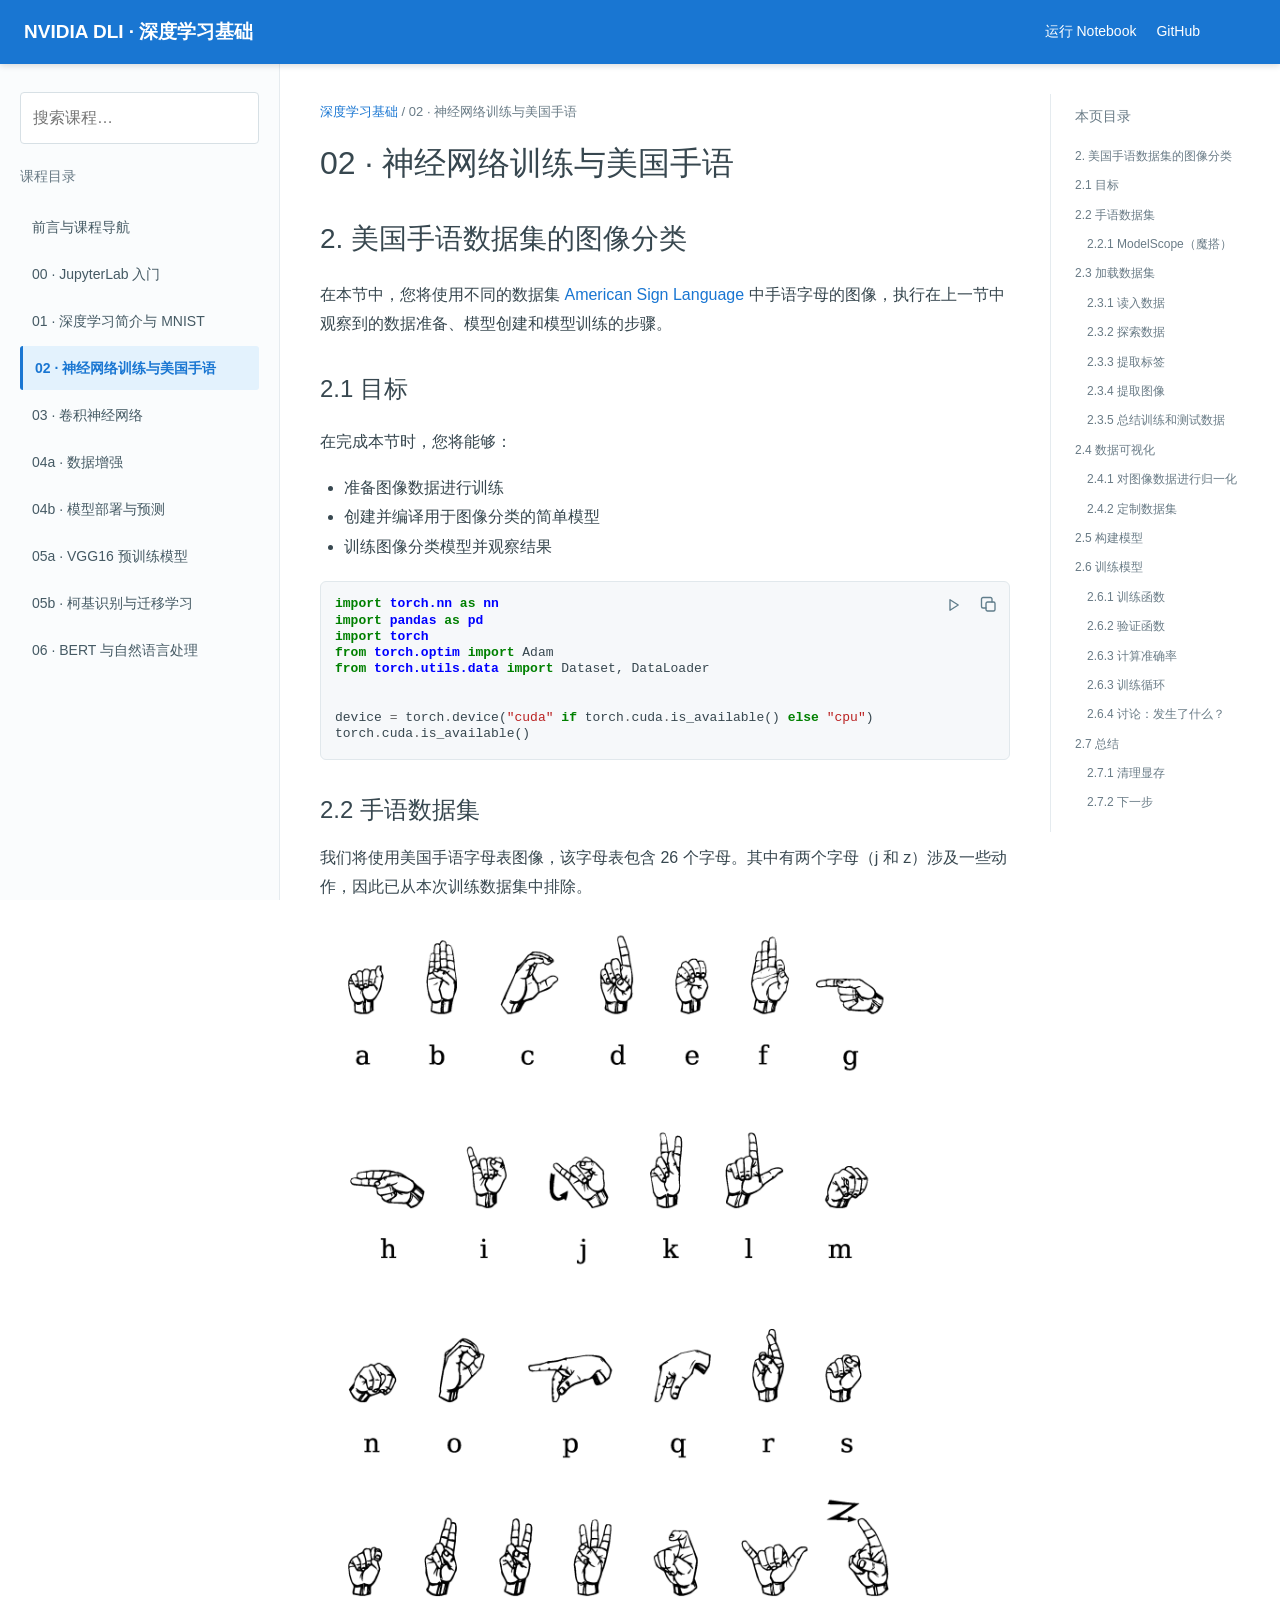
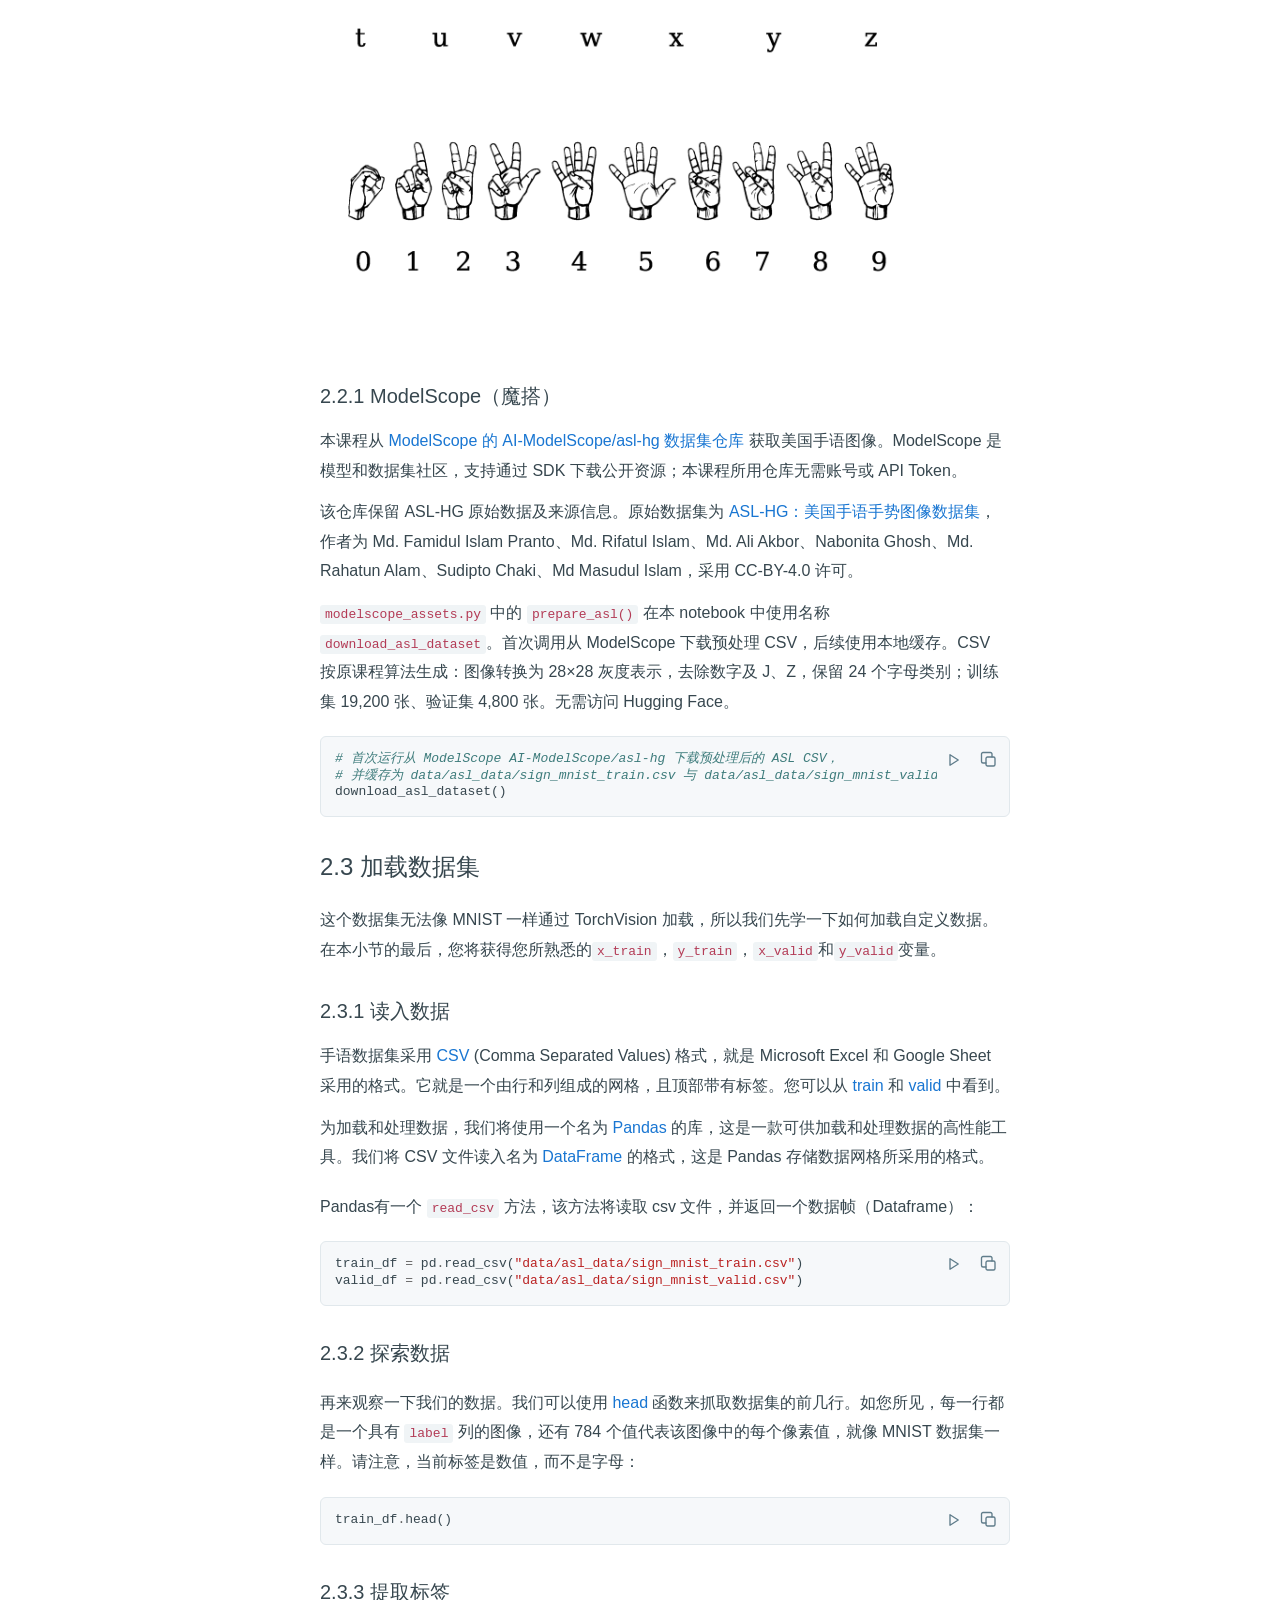
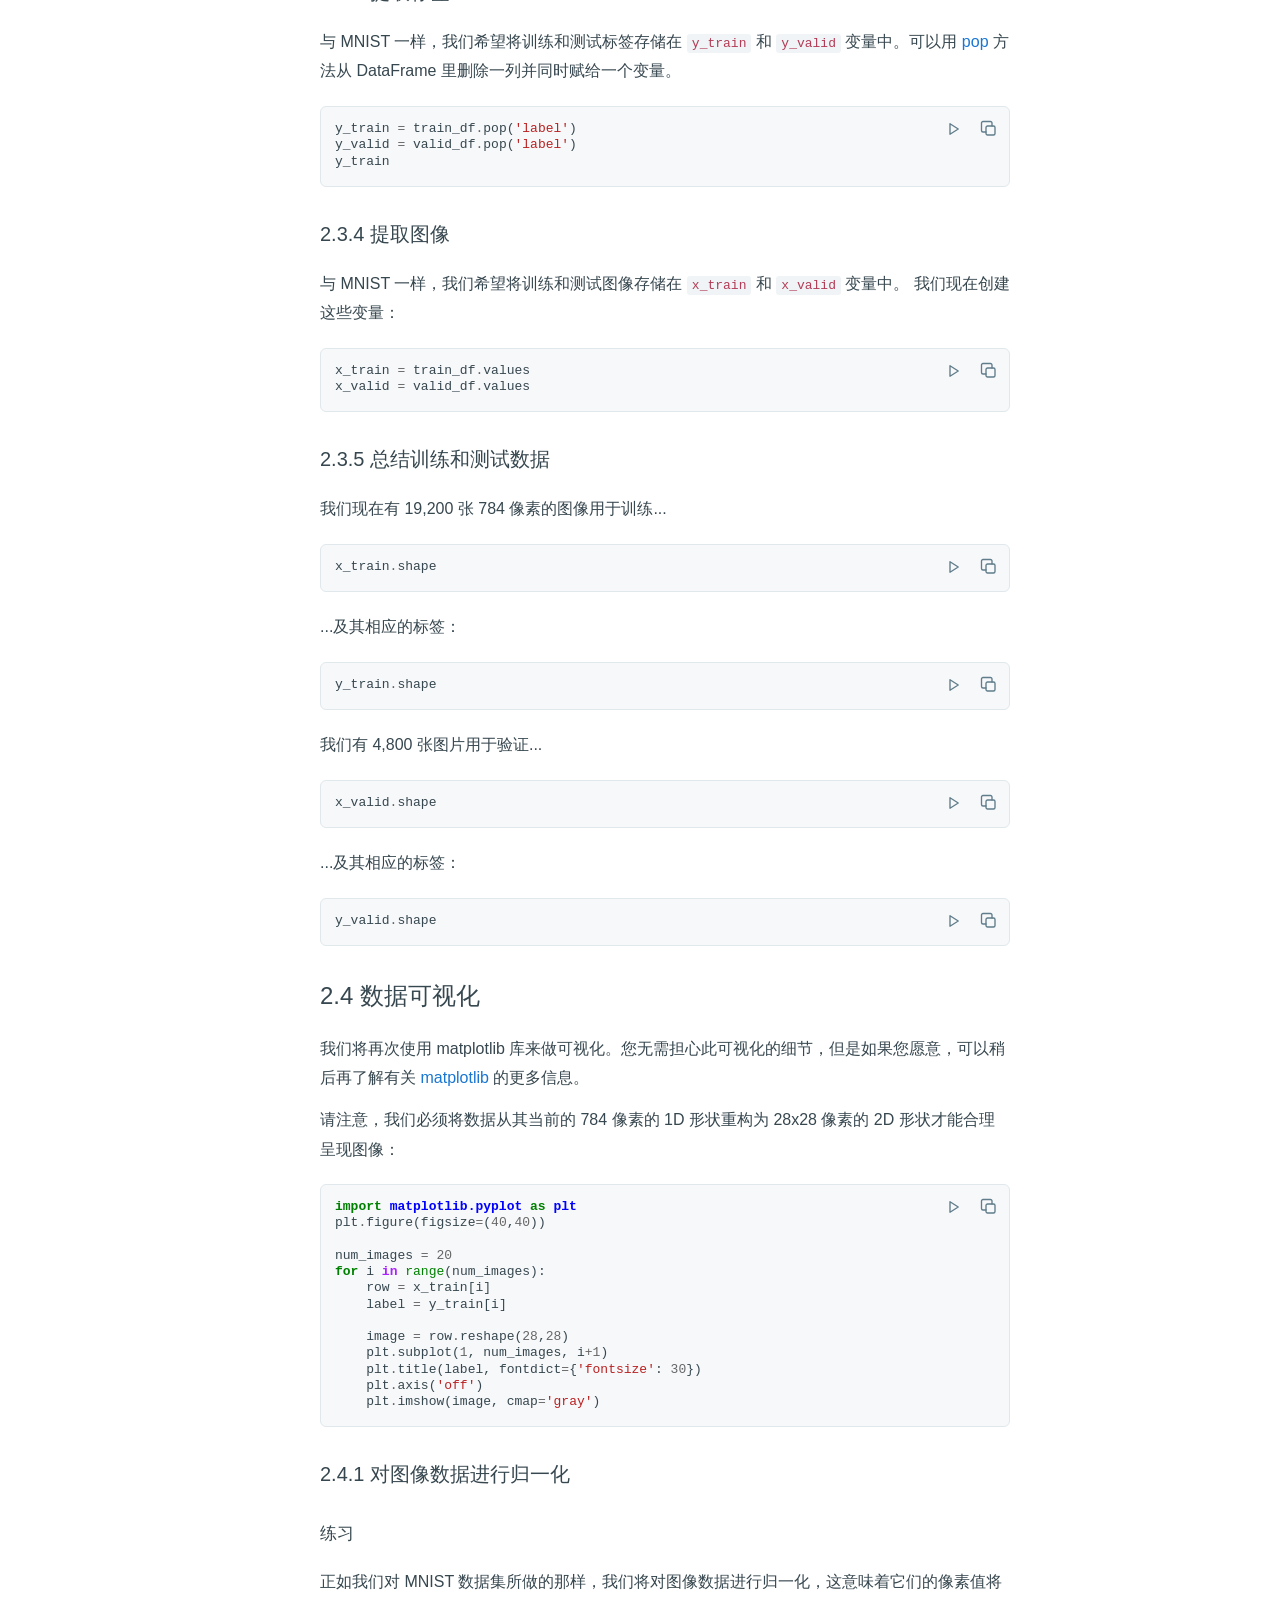
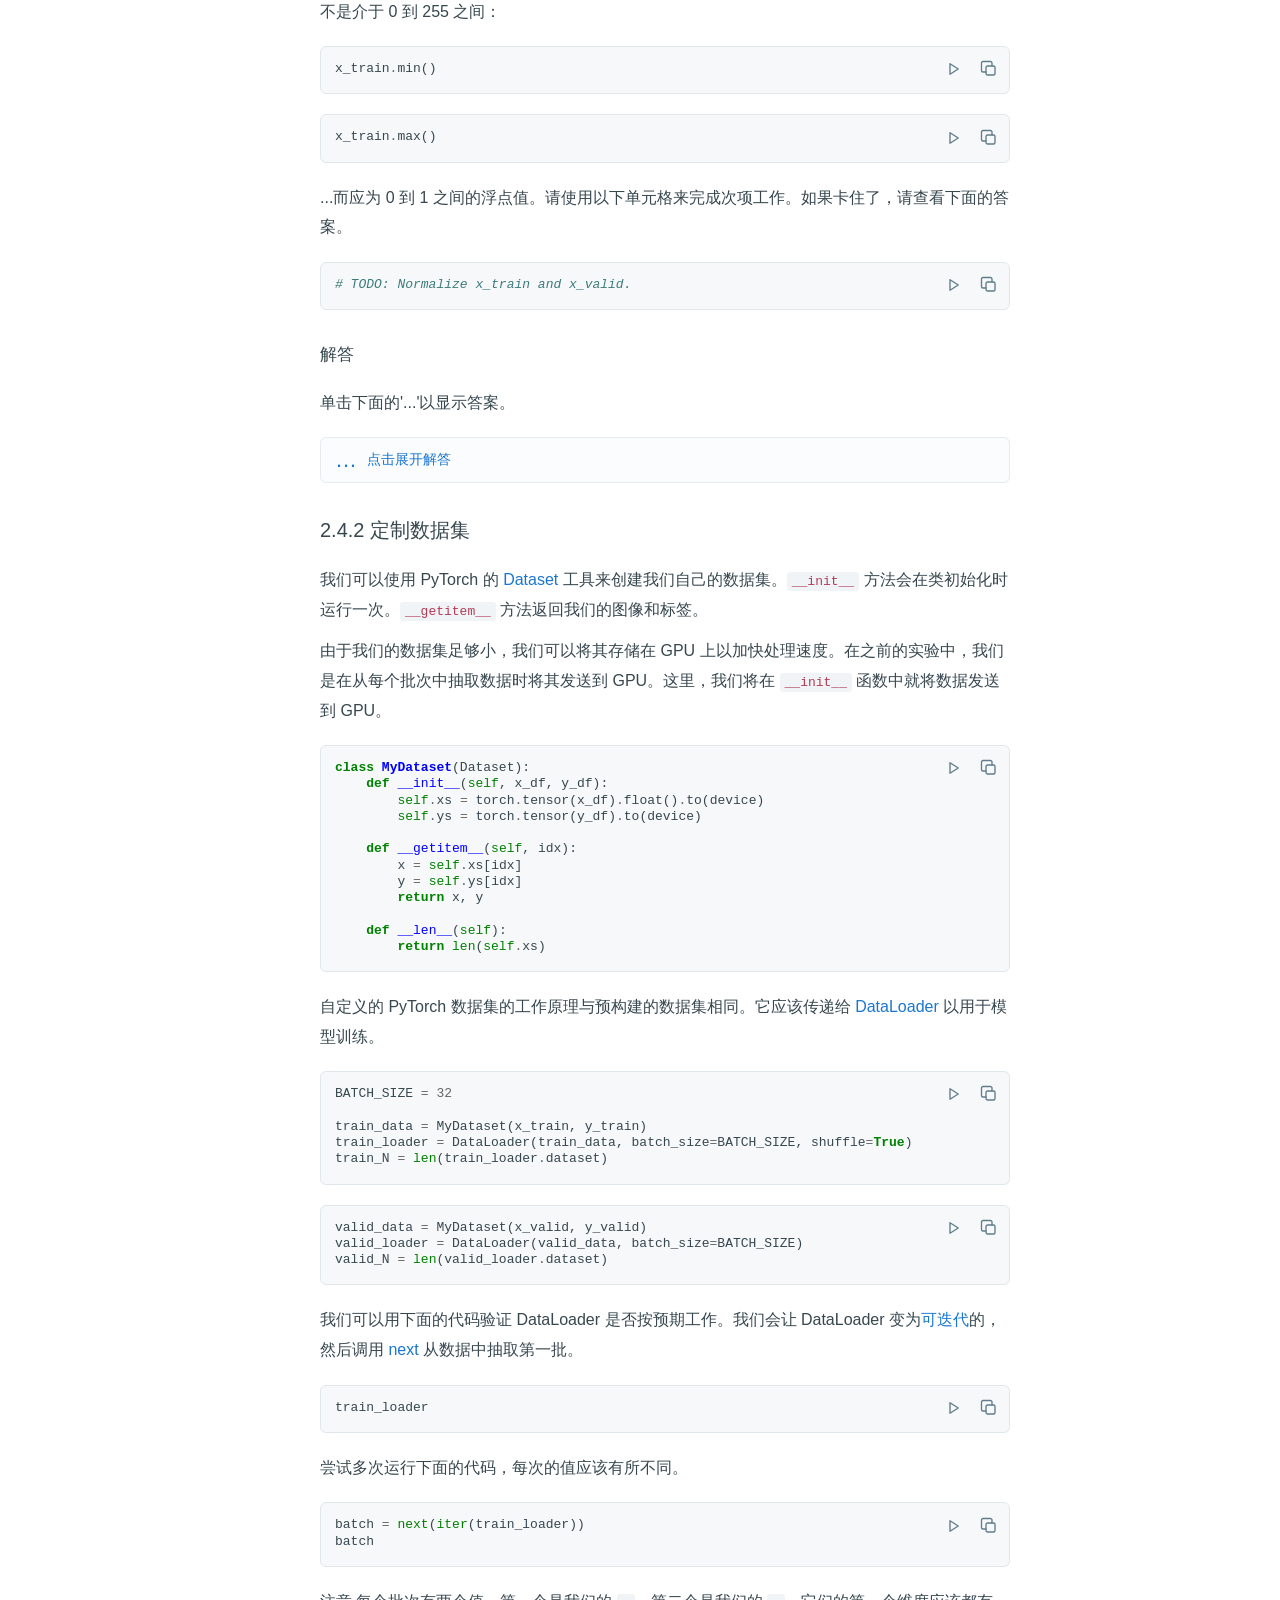
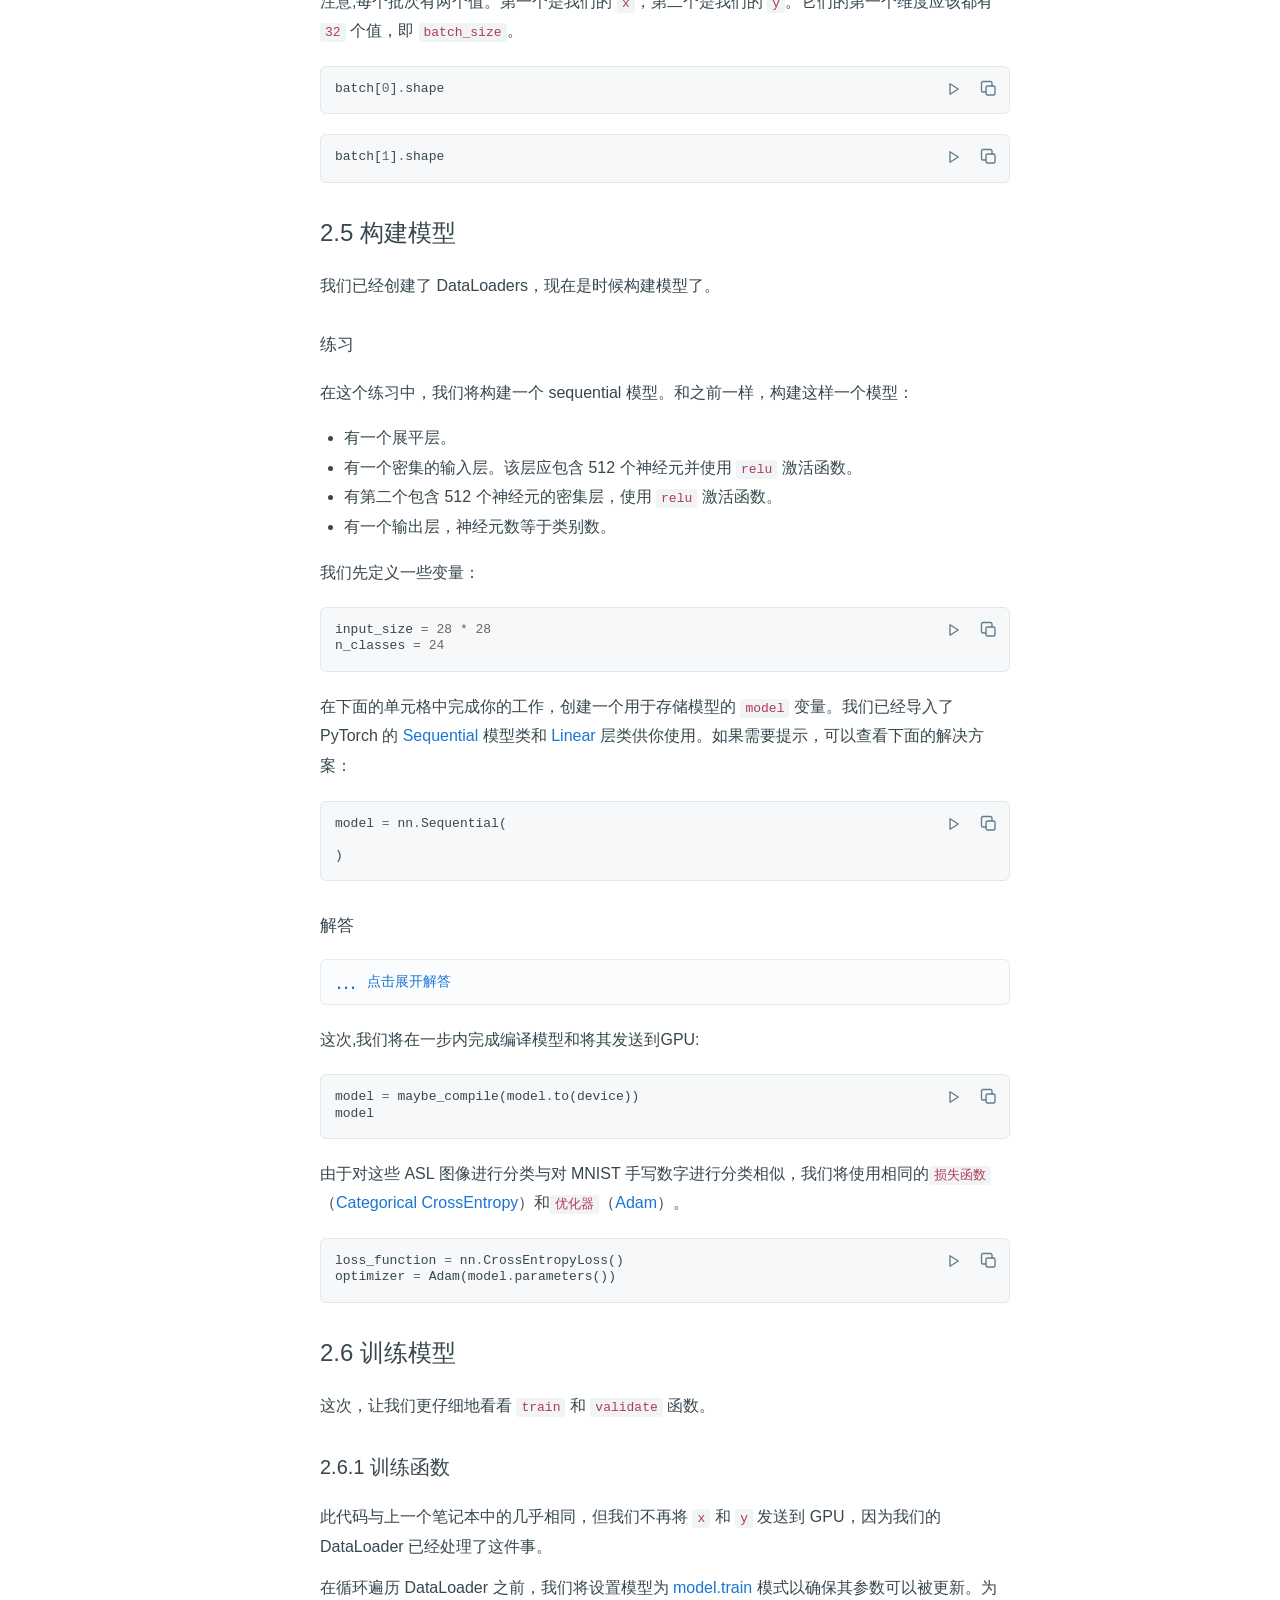
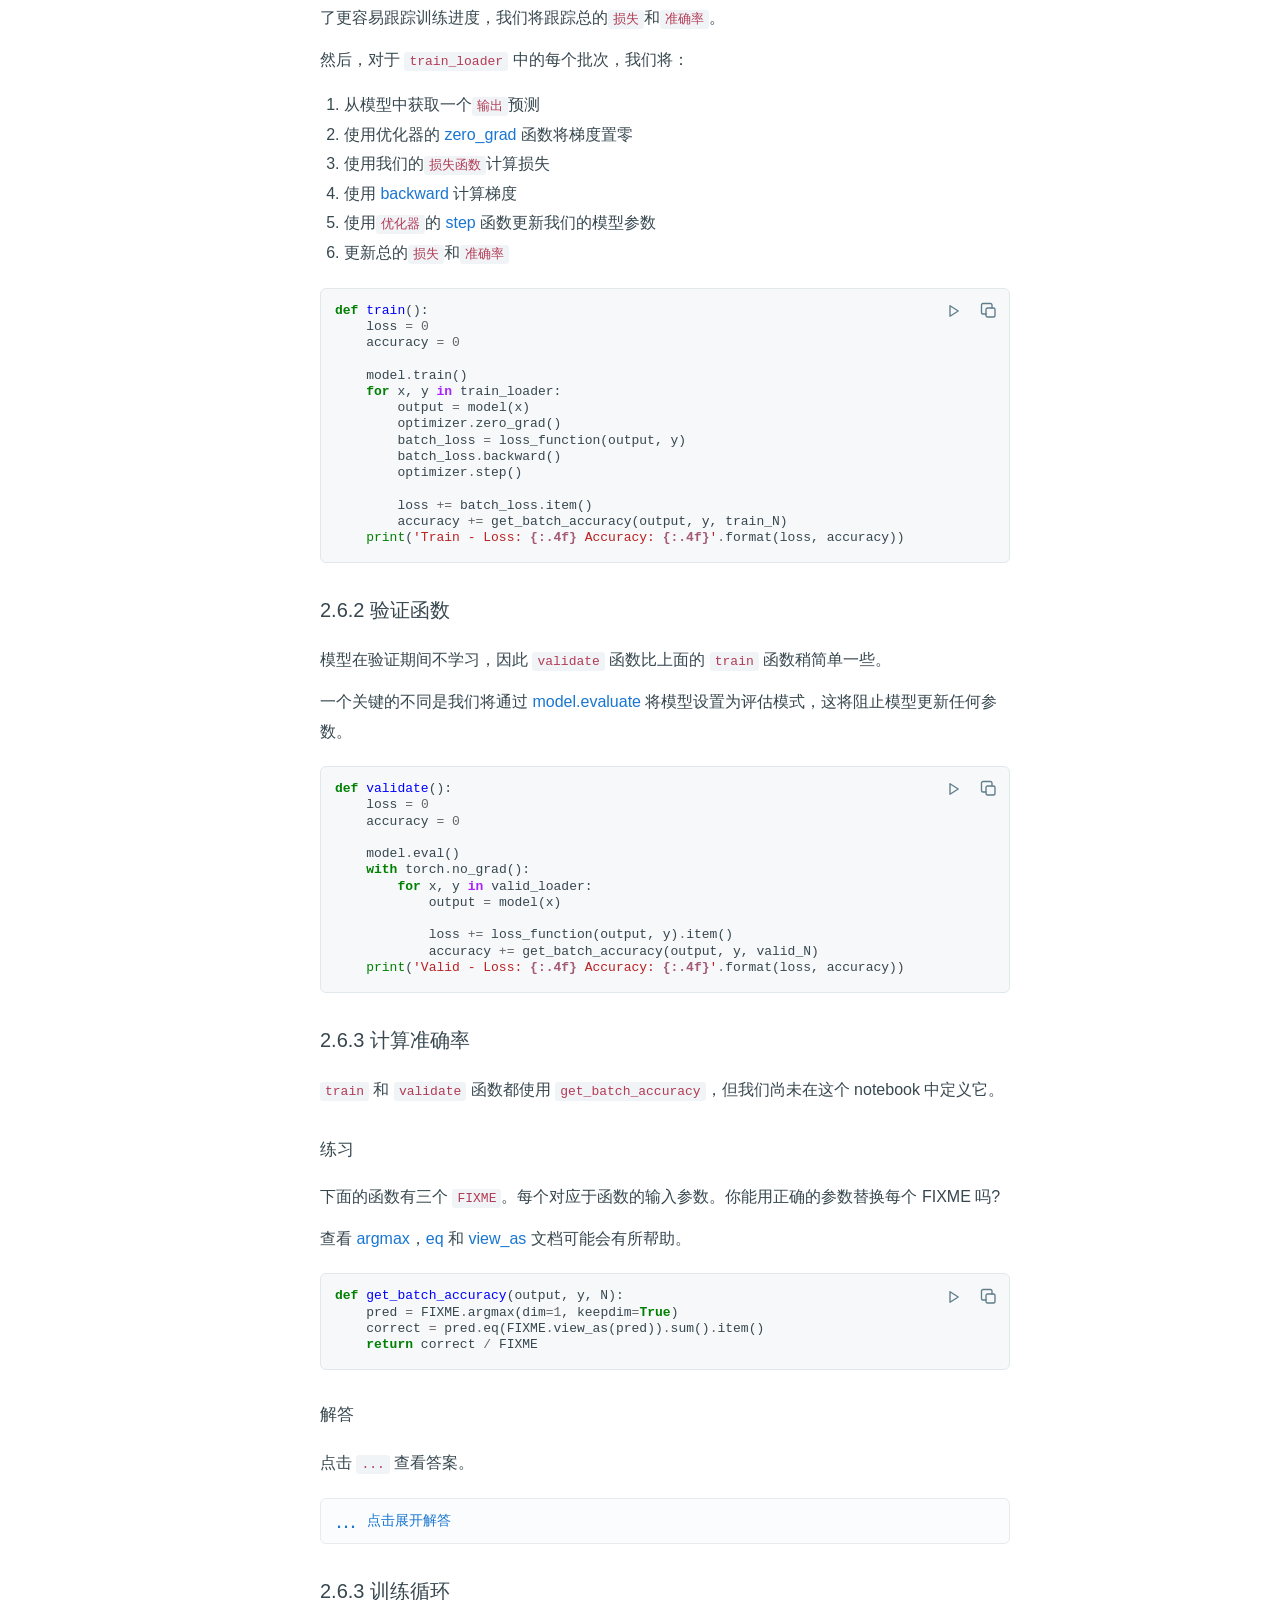
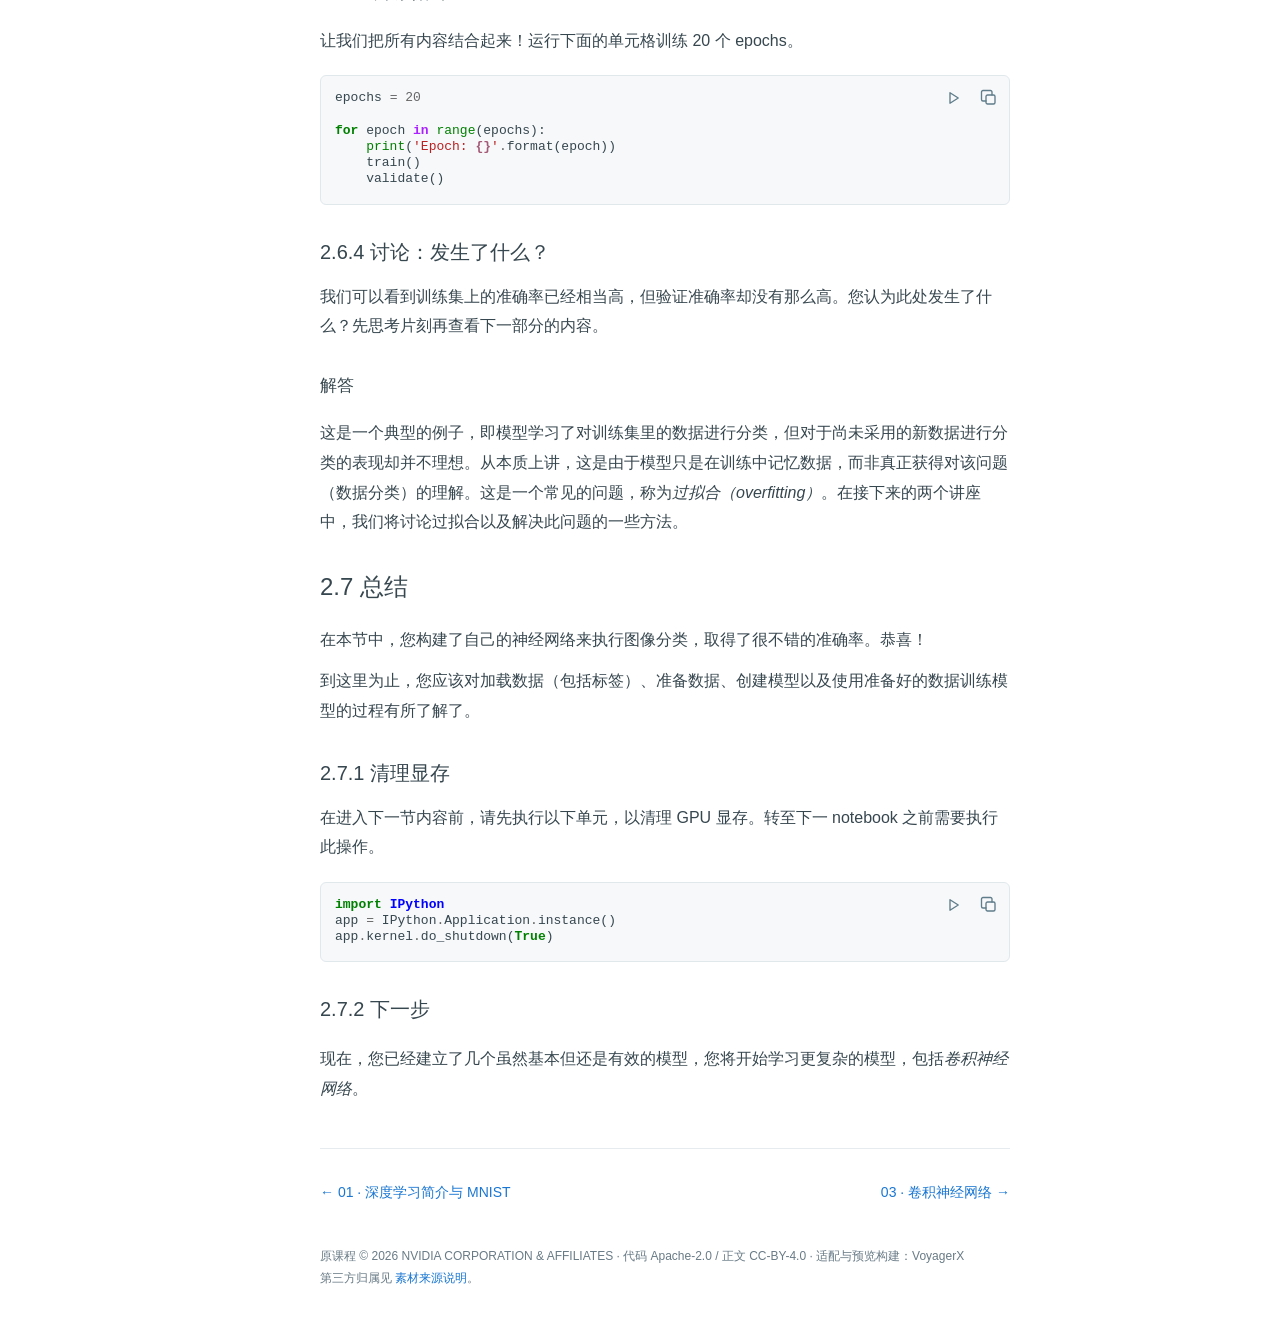
<file: course_content/html/02_asl.html>
<!DOCTYPE html>

<html lang="zh-CN"><head><meta charset="utf-8"/><meta content="width=device-width,initial-scale=1" name="viewport"/><title>02 · 神经网络训练与美国手语 — NVIDIA DLI at ModelScope Notebook</title><link href="_static/style.css?v=df18e0d7cd28" rel="stylesheet"/>
<script>window.MathJax={tex:{inlineMath:[['$','$'],['\\(','\\)']],displayMath:[['$$','$$'],['\\[','\\]']] },options:{enableMenu:false},svg:{fontCache:'global'}};</script><script defer="" src="_static/mathjax.js"></script></head>
<body><header class="topbar"><button aria-expanded="false" aria-label="打开课程目录" class="menu">☰</button><a class="brand" href="index.html" rel="noopener noreferrer" target="_blank">NVIDIA DLI · 深度学习基础</a><nav aria-label="相关链接" class="toplinks"><a href="https://modelscope.cn/code/workspace?type=running&amp;gid=cb1503c2-1458-4f67-b9c3-bd505091cb47&amp;from=header" rel="noopener noreferrer" target="_blank">运行 Notebook</a><a href="https://github.com/VoyagerXvoyagerx/nvidia-dli-deep-learning-zh-modelscope" rel="noopener noreferrer" target="_blank">GitHub</a></nav></header>
<aside aria-label="课程目录" class="sidebar"><input aria-label="搜索课程" class="search" placeholder="搜索课程…" type="search"/><h2>课程目录</h2><ul class="chapters"><li><a class="" href="index.html" target="_self">前言与课程导航</a></li><li><a class="" href="00_jupyterlab.html" target="_self">00 · JupyterLab 入门</a></li><li><a class="" href="01_mnist.html" target="_self">01 · 深度学习简介与 MNIST</a></li><li><a aria-current="page" class="active" href="02_asl.html" target="_self">02 · 神经网络训练与美国手语</a></li><li><a class="" href="03_asl_cnn.html" target="_self">03 · 卷积神经网络</a></li><li><a class="" href="04a_asl_augmentation.html" target="_self">04a · 数据增强</a></li><li><a class="" href="04b_asl_predictions.html" target="_self">04b · 模型部署与预测</a></li><li><a class="" href="05a_doggy_door.html" target="_self">05a · VGG16 预训练模型</a></li><li><a class="" href="05b_corgi_door.html" target="_self">05b · 柯基识别与迁移学习</a></li><li><a class="" href="06_nlp.html" target="_self">06 · BERT 与自然语言处理</a></li></ul><p class="empty-search">没有匹配的课程</p></aside>
<main><div class="breadcrumb"><a href="index.html" rel="noopener noreferrer" target="_blank">深度学习基础</a> / 02 · 神经网络训练与美国手语</div><h1 class="page-title">02 · 神经网络训练与美国手语</h1><article class="notebook"><div class="cell border-box-sizing text_cell rendered" id="cell-id=683c4d27"><div class="inner_cell">
<div class="text_cell_render border-box-sizing rendered_html">
<h1 id="2.-%E7%BE%8E%E5%9B%BD%E6%89%8B%E8%AF%AD%E6%95%B0%E6%8D%AE%E9%9B%86%E7%9A%84%E5%9B%BE%E5%83%8F%E5%88%86%E7%B1%BB">2. 美国手语数据集的图像分类<a class="anchor-link" href="#2.-%E7%BE%8E%E5%9B%BD%E6%89%8B%E8%AF%AD%E6%95%B0%E6%8D%AE%E9%9B%86%E7%9A%84%E5%9B%BE%E5%83%8F%E5%88%86%E7%B1%BB">¶</a></h1>
</div>
</div>
</div>
<div class="cell border-box-sizing text_cell rendered" id="cell-id=1bfadf8c"><div class="inner_cell">
<div class="text_cell_render border-box-sizing rendered_html">
<p>在本节中，您将使用不同的数据集 <a href="http://www.asl.gs/" rel="noopener noreferrer" target="_blank">American Sign Language</a> 中手语字母的图像，执行在上一节中观察到的数据准备、模型创建和模型训练的步骤。</p>
</div>
</div>
</div>
<div class="cell border-box-sizing text_cell rendered" id="cell-id=9d4b9e39"><div class="inner_cell">
<div class="text_cell_render border-box-sizing rendered_html">
<h2 id="2.1-%E7%9B%AE%E6%A0%87">2.1 目标<a class="anchor-link" href="#2.1-%E7%9B%AE%E6%A0%87">¶</a></h2>
</div>
</div>
</div>
<div class="cell border-box-sizing text_cell rendered" id="cell-id=2f5d8b56"><div class="inner_cell">
<div class="text_cell_render border-box-sizing rendered_html">
<p>在完成本节时，您将能够：</p>
<ul>
<li>准备图像数据进行训练</li>
<li>创建并编译用于图像分类的简单模型</li>
<li>训练图像分类模型并观察结果</li>
</ul>
</div>
</div>
</div>
<div class="cell border-box-sizing code_cell rendered" id="cell-id=93b8b0f1">
<div class="input">
<div class="inner_cell">
<div class="input_area">
<div class="highlight hl-ipython3"><pre><span></span><span class="kn">import</span><span class="w"> </span><span class="nn">torch.nn</span><span class="w"> </span><span class="k">as</span><span class="w"> </span><span class="nn">nn</span>
<span class="kn">import</span><span class="w"> </span><span class="nn">pandas</span><span class="w"> </span><span class="k">as</span><span class="w"> </span><span class="nn">pd</span>
<span class="kn">import</span><span class="w"> </span><span class="nn">torch</span>
<span class="kn">from</span><span class="w"> </span><span class="nn">torch.optim</span><span class="w"> </span><span class="kn">import</span> <span class="n">Adam</span>
<span class="kn">from</span><span class="w"> </span><span class="nn">torch.utils.data</span><span class="w"> </span><span class="kn">import</span> <span class="n">Dataset</span><span class="p">,</span> <span class="n">DataLoader</span>


<span class="n">device</span> <span class="o">=</span> <span class="n">torch</span><span class="o">.</span><span class="n">device</span><span class="p">(</span><span class="s2">"cuda"</span> <span class="k">if</span> <span class="n">torch</span><span class="o">.</span><span class="n">cuda</span><span class="o">.</span><span class="n">is_available</span><span class="p">()</span> <span class="k">else</span> <span class="s2">"cpu"</span><span class="p">)</span>
<span class="n">torch</span><span class="o">.</span><span class="n">cuda</span><span class="o">.</span><span class="n">is_available</span><span class="p">()</span>
</pre></div>
</div>
</div>
</div>
</div>
<div class="cell border-box-sizing text_cell rendered" id="cell-id=a4abbda0"><div class="inner_cell">
<div class="text_cell_render border-box-sizing rendered_html">
<h2 id="2.2-%E6%89%8B%E8%AF%AD%E6%95%B0%E6%8D%AE%E9%9B%86">2.2 手语数据集<a class="anchor-link" href="#2.2-%E6%89%8B%E8%AF%AD%E6%95%B0%E6%8D%AE%E9%9B%86">¶</a></h2><p>我们将使用美国手语字母表图像，该字母表包含 26 个字母。其中有两个字母（j 和 z）涉及一些动作，因此已从本次训练数据集中排除。</p>
<img alt="No description has been provided for this image" src="[data-uri]" style="width: 600px;"/>
<h3 id="2.2.1-ModelScope%EF%BC%88%E9%AD%94%E6%90%AD%EF%BC%89">2.2.1 ModelScope（魔搭）<a class="anchor-link" href="#2.2.1-ModelScope%EF%BC%88%E9%AD%94%E6%90%AD%EF%BC%89">¶</a></h3><p>本课程从 <a href="https://modelscope.cn/datasets/AI-ModelScope/asl-hg" rel="noopener noreferrer" target="_blank">ModelScope 的 AI-ModelScope/asl-hg 数据集仓库</a> 获取美国手语图像。ModelScope 是模型和数据集社区，支持通过 SDK 下载公开资源；本课程所用仓库无需账号或 API Token。</p>
<p>该仓库保留 ASL-HG 原始数据及来源信息。原始数据集为 <a href="https://data.mendeley.com/datasets/j4y5w2c8w9/1" rel="noopener noreferrer" target="_blank">ASL-HG：美国手语手势图像数据集</a>，作者为 Md. Famidul Islam Pranto、Md. Rifatul Islam、Md. Ali Akbor、Nabonita Ghosh、Md. Rahatun Alam、Sudipto Chaki、Md Masudul Islam，采用 CC-BY-4.0 许可。</p>
<p><code>modelscope_assets.py</code> 中的 <code>prepare_asl()</code> 在本 notebook 中使用名称 <code>download_asl_dataset</code>。首次调用从 ModelScope 下载预处理 CSV，后续使用本地缓存。CSV 按原课程算法生成：图像转换为 28×28 灰度表示，去除数字及 J、Z，保留 24 个字母类别；训练集 19,200 张、验证集 4,800 张。无需访问 Hugging Face。</p>
</div>
</div>
</div>
<div class="cell border-box-sizing code_cell rendered" id="cell-id=5a164b7e">
<div class="input">
<div class="inner_cell">
<div class="input_area">
<div class="highlight hl-ipython3"><pre><span></span><span class="c1"># 首次运行从 ModelScope AI-ModelScope/asl-hg 下载预处理后的 ASL CSV，</span>
<span class="c1"># 并缓存为 data/asl_data/sign_mnist_train.csv 与 data/asl_data/sign_mnist_valid.csv，后续运行将直接从本地磁盘加载。</span>
<span class="n">download_asl_dataset</span><span class="p">()</span>
</pre></div>
</div>
</div>
</div>
</div>
<div class="cell border-box-sizing text_cell rendered" id="cell-id=b6511a93"><div class="inner_cell">
<div class="text_cell_render border-box-sizing rendered_html">
<h2 id="2.3-%E5%8A%A0%E8%BD%BD%E6%95%B0%E6%8D%AE%E9%9B%86">2.3 加载数据集<a class="anchor-link" href="#2.3-%E5%8A%A0%E8%BD%BD%E6%95%B0%E6%8D%AE%E9%9B%86">¶</a></h2>
</div>
</div>
</div>
<div class="cell border-box-sizing text_cell rendered" id="cell-id=d72be181"><div class="inner_cell">
<div class="text_cell_render border-box-sizing rendered_html">
<p>这个数据集无法像 MNIST 一样通过 TorchVision 加载，所以我们先学一下如何加载自定义数据。在本小节的最后，您将获得您所熟悉的<code>x_train</code>，<code>y_train</code>，<code>x_valid</code>和<code>y_valid</code>变量。</p>
</div>
</div>
</div>
<div class="cell border-box-sizing text_cell rendered" id="cell-id=57b2020d"><div class="inner_cell">
<div class="text_cell_render border-box-sizing rendered_html">
<h3 id="2.3.1-%E8%AF%BB%E5%85%A5%E6%95%B0%E6%8D%AE">2.3.1 读入数据<a class="anchor-link" href="#2.3.1-%E8%AF%BB%E5%85%A5%E6%95%B0%E6%8D%AE">¶</a></h3><p>手语数据集采用 <a href="https://en.wikipedia.org/wiki/Comma-separated_values" rel="noopener noreferrer" target="_blank">CSV</a> (Comma Separated Values) 格式，就是 Microsoft Excel 和 Google Sheet 采用的格式。它就是一个由行和列组成的网格，且顶部带有标签。您可以从 <a href="https://github.com/VoyagerXvoyagerx/nvidia-dli-deep-learning-zh-modelscope/blob/main/course_content/tutorials/data/asl_data/sign_mnist_train.csv" rel="noopener noreferrer" target="_blank">train</a> 和 <a href="https://github.com/VoyagerXvoyagerx/nvidia-dli-deep-learning-zh-modelscope/blob/main/course_content/tutorials/data/asl_data/sign_mnist_valid.csv" rel="noopener noreferrer" target="_blank">valid</a> 中看到。</p>
<p>为加载和处理数据，我们将使用一个名为 <a href="https://pandas.pydata.org/" rel="noopener noreferrer" target="_blank">Pandas</a> 的库，这是一款可供加载和处理数据的高性能工具。我们将 CSV 文件读入名为 <a href="https://pandas.pydata.org/pandas-docs/stable/reference/api/pandas.DataFrame.html" rel="noopener noreferrer" target="_blank">DataFrame</a> 的格式，这是 Pandas 存储数据网格所采用的格式。</p>
</div>
</div>
</div>
<div class="cell border-box-sizing text_cell rendered" id="cell-id=1a36fd2d"><div class="inner_cell">
<div class="text_cell_render border-box-sizing rendered_html">
<p>Pandas有一个 <code>read_csv</code> 方法，该方法将读取 csv 文件，并返回一个数据帧（Dataframe）：</p>
</div>
</div>
</div>
<div class="cell border-box-sizing code_cell rendered" id="cell-id=ec4874bf">
<div class="input">
<div class="inner_cell">
<div class="input_area">
<div class="highlight hl-ipython3"><pre><span></span><span class="n">train_df</span> <span class="o">=</span> <span class="n">pd</span><span class="o">.</span><span class="n">read_csv</span><span class="p">(</span><span class="s2">"data/asl_data/sign_mnist_train.csv"</span><span class="p">)</span>
<span class="n">valid_df</span> <span class="o">=</span> <span class="n">pd</span><span class="o">.</span><span class="n">read_csv</span><span class="p">(</span><span class="s2">"data/asl_data/sign_mnist_valid.csv"</span><span class="p">)</span>
</pre></div>
</div>
</div>
</div>
</div>
<div class="cell border-box-sizing text_cell rendered" id="cell-id=61a72316"><div class="inner_cell">
<div class="text_cell_render border-box-sizing rendered_html">
<h3 id="2.3.2-%E6%8E%A2%E7%B4%A2%E6%95%B0%E6%8D%AE">2.3.2 探索数据<a class="anchor-link" href="#2.3.2-%E6%8E%A2%E7%B4%A2%E6%95%B0%E6%8D%AE">¶</a></h3>
</div>
</div>
</div>
<div class="cell border-box-sizing text_cell rendered" id="cell-id=96d1336f"><div class="inner_cell">
<div class="text_cell_render border-box-sizing rendered_html">
<p>再来观察一下我们的数据。我们可以使用 <a href="https://pandas.pydata.org/pandas-docs/stable/reference/api/pandas.DataFrame.head.html" rel="noopener noreferrer" target="_blank">head</a> 函数来抓取数据集的前几行。如您所见，每一行都是一个具有 <code>label</code> 列的图像，还有 784 个值代表该图像中的每个像素值，就像 MNIST 数据集一样。请注意，当前标签是数值，而不是字母：</p>
</div>
</div>
</div>
<div class="cell border-box-sizing code_cell rendered" id="cell-id=81db77e5">
<div class="input">
<div class="inner_cell">
<div class="input_area">
<div class="highlight hl-ipython3"><pre><span></span><span class="n">train_df</span><span class="o">.</span><span class="n">head</span><span class="p">()</span>
</pre></div>
</div>
</div>
</div>
</div>
<div class="cell border-box-sizing text_cell rendered" id="cell-id=0e49c33d"><div class="inner_cell">
<div class="text_cell_render border-box-sizing rendered_html">
<h3 id="2.3.3-%E6%8F%90%E5%8F%96%E6%A0%87%E7%AD%BE">2.3.3 提取标签<a class="anchor-link" href="#2.3.3-%E6%8F%90%E5%8F%96%E6%A0%87%E7%AD%BE">¶</a></h3>
</div>
</div>
</div>
<div class="cell border-box-sizing text_cell rendered" id="cell-id=ecd6fd25"><div class="inner_cell">
<div class="text_cell_render border-box-sizing rendered_html">
<p>与 MNIST 一样，我们希望将训练和测试标签存储在 <code>y_train</code> 和 <code>y_valid</code> 变量中。可以用 <a href="https://pandas.pydata.org/docs/reference/api/pandas.DataFrame.pop.html" rel="noopener noreferrer" target="_blank">pop</a> 方法从 DataFrame 里删除一列并同时赋给一个变量。</p>
</div>
</div>
</div>
<div class="cell border-box-sizing code_cell rendered" id="cell-id=3fe69781">
<div class="input">
<div class="inner_cell">
<div class="input_area">
<div class="highlight hl-ipython3"><pre><span></span><span class="n">y_train</span> <span class="o">=</span> <span class="n">train_df</span><span class="o">.</span><span class="n">pop</span><span class="p">(</span><span class="s1">'label'</span><span class="p">)</span>
<span class="n">y_valid</span> <span class="o">=</span> <span class="n">valid_df</span><span class="o">.</span><span class="n">pop</span><span class="p">(</span><span class="s1">'label'</span><span class="p">)</span>
<span class="n">y_train</span>
</pre></div>
</div>
</div>
</div>
</div>
<div class="cell border-box-sizing text_cell rendered" id="cell-id=dd5b8365"><div class="inner_cell">
<div class="text_cell_render border-box-sizing rendered_html">
<h3 id="2.3.4-%E6%8F%90%E5%8F%96%E5%9B%BE%E5%83%8F">2.3.4 提取图像<a class="anchor-link" href="#2.3.4-%E6%8F%90%E5%8F%96%E5%9B%BE%E5%83%8F">¶</a></h3>
</div>
</div>
</div>
<div class="cell border-box-sizing text_cell rendered" id="cell-id=b0e3b698"><div class="inner_cell">
<div class="text_cell_render border-box-sizing rendered_html">
<p>与 MNIST 一样，我们希望将训练和测试图像存储在 <code>x_train</code> 和 <code>x_valid</code> 变量中。 我们现在创建这些变量：</p>
</div>
</div>
</div>
<div class="cell border-box-sizing code_cell rendered" id="cell-id=5219dd8a">
<div class="input">
<div class="inner_cell">
<div class="input_area">
<div class="highlight hl-ipython3"><pre><span></span><span class="n">x_train</span> <span class="o">=</span> <span class="n">train_df</span><span class="o">.</span><span class="n">values</span>
<span class="n">x_valid</span> <span class="o">=</span> <span class="n">valid_df</span><span class="o">.</span><span class="n">values</span>
</pre></div>
</div>
</div>
</div>
</div>
<div class="cell border-box-sizing text_cell rendered" id="cell-id=ea62488e"><div class="inner_cell">
<div class="text_cell_render border-box-sizing rendered_html">
<h3 id="2.3.5-%E6%80%BB%E7%BB%93%E8%AE%AD%E7%BB%83%E5%92%8C%E6%B5%8B%E8%AF%95%E6%95%B0%E6%8D%AE">2.3.5 总结训练和测试数据<a class="anchor-link" href="#2.3.5-%E6%80%BB%E7%BB%93%E8%AE%AD%E7%BB%83%E5%92%8C%E6%B5%8B%E8%AF%95%E6%95%B0%E6%8D%AE">¶</a></h3>
</div>
</div>
</div>
<div class="cell border-box-sizing text_cell rendered" id="cell-id=83953b05"><div class="inner_cell">
<div class="text_cell_render border-box-sizing rendered_html">
<p>我们现在有 19,200 张 784 像素的图像用于训练...</p>
</div>
</div>
</div>
<div class="cell border-box-sizing code_cell rendered" id="cell-id=64514b35">
<div class="input">
<div class="inner_cell">
<div class="input_area">
<div class="highlight hl-ipython3"><pre><span></span><span class="n">x_train</span><span class="o">.</span><span class="n">shape</span>
</pre></div>
</div>
</div>
</div>
</div>
<div class="cell border-box-sizing text_cell rendered" id="cell-id=a8aedf6a"><div class="inner_cell">
<div class="text_cell_render border-box-sizing rendered_html">
<p>...及其相应的标签：</p>
</div>
</div>
</div>
<div class="cell border-box-sizing code_cell rendered" id="cell-id=cee38ecc">
<div class="input">
<div class="inner_cell">
<div class="input_area">
<div class="highlight hl-ipython3"><pre><span></span><span class="n">y_train</span><span class="o">.</span><span class="n">shape</span>
</pre></div>
</div>
</div>
</div>
</div>
<div class="cell border-box-sizing text_cell rendered" id="cell-id=32637ff3"><div class="inner_cell">
<div class="text_cell_render border-box-sizing rendered_html">
<p>我们有 4,800 张图片用于验证...</p>
</div>
</div>
</div>
<div class="cell border-box-sizing code_cell rendered" id="cell-id=83a4636d">
<div class="input">
<div class="inner_cell">
<div class="input_area">
<div class="highlight hl-ipython3"><pre><span></span><span class="n">x_valid</span><span class="o">.</span><span class="n">shape</span>
</pre></div>
</div>
</div>
</div>
</div>
<div class="cell border-box-sizing text_cell rendered" id="cell-id=d03d6da1"><div class="inner_cell">
<div class="text_cell_render border-box-sizing rendered_html">
<p>...及其相应的标签：</p>
</div>
</div>
</div>
<div class="cell border-box-sizing code_cell rendered" id="cell-id=c97d8644">
<div class="input">
<div class="inner_cell">
<div class="input_area">
<div class="highlight hl-ipython3"><pre><span></span><span class="n">y_valid</span><span class="o">.</span><span class="n">shape</span>
</pre></div>
</div>
</div>
</div>
</div>
<div class="cell border-box-sizing text_cell rendered" id="cell-id=743fe761"><div class="inner_cell">
<div class="text_cell_render border-box-sizing rendered_html">
<h2 id="2.4-%E6%95%B0%E6%8D%AE%E5%8F%AF%E8%A7%86%E5%8C%96">2.4 数据可视化<a class="anchor-link" href="#2.4-%E6%95%B0%E6%8D%AE%E5%8F%AF%E8%A7%86%E5%8C%96">¶</a></h2>
</div>
</div>
</div>
<div class="cell border-box-sizing text_cell rendered" id="cell-id=06c06fca"><div class="inner_cell">
<div class="text_cell_render border-box-sizing rendered_html">
<p>我们将再次使用 matplotlib 库来做可视化。您无需担心此可视化的细节，但是如果您愿意，可以稍后再了解有关 <a href="https://matplotlib.org/" rel="noopener noreferrer" target="_blank">matplotlib</a> 的更多信息。</p>
<p>请注意，我们必须将数据从其当前的 784 像素的 1D 形状重构为 28x28 像素的 2D 形状才能合理呈现图像：</p>
</div>
</div>
</div>
<div class="cell border-box-sizing code_cell rendered" id="cell-id=dd8975ff">
<div class="input">
<div class="inner_cell">
<div class="input_area">
<div class="highlight hl-ipython3"><pre><span></span><span class="kn">import</span><span class="w"> </span><span class="nn">matplotlib.pyplot</span><span class="w"> </span><span class="k">as</span><span class="w"> </span><span class="nn">plt</span>
<span class="n">plt</span><span class="o">.</span><span class="n">figure</span><span class="p">(</span><span class="n">figsize</span><span class="o">=</span><span class="p">(</span><span class="mi">40</span><span class="p">,</span><span class="mi">40</span><span class="p">))</span>

<span class="n">num_images</span> <span class="o">=</span> <span class="mi">20</span>
<span class="k">for</span> <span class="n">i</span> <span class="ow">in</span> <span class="nb">range</span><span class="p">(</span><span class="n">num_images</span><span class="p">):</span>
    <span class="n">row</span> <span class="o">=</span> <span class="n">x_train</span><span class="p">[</span><span class="n">i</span><span class="p">]</span>
    <span class="n">label</span> <span class="o">=</span> <span class="n">y_train</span><span class="p">[</span><span class="n">i</span><span class="p">]</span>

    <span class="n">image</span> <span class="o">=</span> <span class="n">row</span><span class="o">.</span><span class="n">reshape</span><span class="p">(</span><span class="mi">28</span><span class="p">,</span><span class="mi">28</span><span class="p">)</span>
    <span class="n">plt</span><span class="o">.</span><span class="n">subplot</span><span class="p">(</span><span class="mi">1</span><span class="p">,</span> <span class="n">num_images</span><span class="p">,</span> <span class="n">i</span><span class="o">+</span><span class="mi">1</span><span class="p">)</span>
    <span class="n">plt</span><span class="o">.</span><span class="n">title</span><span class="p">(</span><span class="n">label</span><span class="p">,</span> <span class="n">fontdict</span><span class="o">=</span><span class="p">{</span><span class="s1">'fontsize'</span><span class="p">:</span> <span class="mi">30</span><span class="p">})</span>
    <span class="n">plt</span><span class="o">.</span><span class="n">axis</span><span class="p">(</span><span class="s1">'off'</span><span class="p">)</span>
    <span class="n">plt</span><span class="o">.</span><span class="n">imshow</span><span class="p">(</span><span class="n">image</span><span class="p">,</span> <span class="n">cmap</span><span class="o">=</span><span class="s1">'gray'</span><span class="p">)</span>
</pre></div>
</div>
</div>
</div>
</div>
<div class="cell border-box-sizing text_cell rendered" id="cell-id=5fd2c38c"><div class="inner_cell">
<div class="text_cell_render border-box-sizing rendered_html">
<h3 id="2.4.1-%E5%AF%B9%E5%9B%BE%E5%83%8F%E6%95%B0%E6%8D%AE%E8%BF%9B%E8%A1%8C%E5%BD%92%E4%B8%80%E5%8C%96">2.4.1 对图像数据进行归一化<a class="anchor-link" href="#2.4.1-%E5%AF%B9%E5%9B%BE%E5%83%8F%E6%95%B0%E6%8D%AE%E8%BF%9B%E8%A1%8C%E5%BD%92%E4%B8%80%E5%8C%96">¶</a></h3>
</div>
</div>
</div>
<div class="cell border-box-sizing text_cell rendered" id="cell-id=233a0c8e"><div class="inner_cell">
<div class="text_cell_render border-box-sizing rendered_html">
<h4 id="%E7%BB%83%E4%B9%A0">练习<a class="anchor-link" href="#%E7%BB%83%E4%B9%A0">¶</a></h4>
</div>
</div>
</div>
<div class="cell border-box-sizing text_cell rendered" id="cell-id=2f508886"><div class="inner_cell">
<div class="text_cell_render border-box-sizing rendered_html">
<p>正如我们对 MNIST 数据集所做的那样，我们将对图像数据进行归一化，这意味着它们的像素值将不是介于 0 到 255 之间：</p>
</div>
</div>
</div>
<div class="cell border-box-sizing code_cell rendered" id="cell-id=3404f438">
<div class="input">
<div class="inner_cell">
<div class="input_area">
<div class="highlight hl-ipython3"><pre><span></span><span class="n">x_train</span><span class="o">.</span><span class="n">min</span><span class="p">()</span>
</pre></div>
</div>
</div>
</div>
</div>
<div class="cell border-box-sizing code_cell rendered" id="cell-id=e9509862">
<div class="input">
<div class="inner_cell">
<div class="input_area">
<div class="highlight hl-ipython3"><pre><span></span><span class="n">x_train</span><span class="o">.</span><span class="n">max</span><span class="p">()</span>
</pre></div>
</div>
</div>
</div>
</div>
<div class="cell border-box-sizing text_cell rendered" id="cell-id=d9dd267b"><div class="inner_cell">
<div class="text_cell_render border-box-sizing rendered_html">
<p>...而应为 0 到 1 之间的浮点值。请使用以下单元格来完成次项工作。如果卡住了，请查看下面的答案。</p>
</div>
</div>
</div>
<div class="cell border-box-sizing code_cell rendered" id="cell-id=37762c8b">
<div class="input">
<div class="inner_cell">
<div class="input_area">
<div class="highlight hl-ipython3"><pre><span></span><span class="c1"># TODO: Normalize x_train and x_valid.</span>
</pre></div>
</div>
</div>
</div>
</div>
<div class="cell border-box-sizing text_cell rendered" id="cell-id=6f88c93f"><div class="inner_cell">
<div class="text_cell_render border-box-sizing rendered_html">
<h4 id="%E8%A7%A3%E7%AD%94">解答<a class="anchor-link" href="#%E8%A7%A3%E7%AD%94">¶</a></h4>
</div>
</div>
</div>
<div class="cell border-box-sizing text_cell rendered" id="cell-id=efb3823e"><div class="inner_cell">
<div class="text_cell_render border-box-sizing rendered_html">
<p>单击下面的'...'以显示答案。</p>
</div>
</div>
</div>
<details class="solution" data-solution-cells="792987bf"><summary><span aria-hidden="true" class="solution-dots">…</span><span class="solution-show">点击展开解答</span><span class="solution-hide">点击收起解答</span></summary><div class="solution-content"><div class="cell border-box-sizing code_cell rendered" id="cell-id=792987bf">
<div class="input">
<div class="inner_cell">
<div class="input_area">
<div class="highlight hl-ipython3"><pre><span></span><span class="c1"># SOLUTION</span>
<span class="c1"># x_train = x_train / 255 is also correct</span>
<span class="n">x_train</span> <span class="o">=</span> <span class="n">train_df</span><span class="o">.</span><span class="n">values</span> <span class="o">/</span> <span class="mi">255</span>
<span class="n">x_valid</span> <span class="o">=</span> <span class="n">valid_df</span><span class="o">.</span><span class="n">values</span> <span class="o">/</span> <span class="mi">255</span>
</pre></div>
</div>
</div>
</div>
</div></div></details>
<div class="cell border-box-sizing text_cell rendered" id="cell-id=6d8ea09b"><div class="inner_cell">
<div class="text_cell_render border-box-sizing rendered_html">
<h3 id="2.4.2-%E5%AE%9A%E5%88%B6%E6%95%B0%E6%8D%AE%E9%9B%86">2.4.2 定制数据集<a class="anchor-link" href="#2.4.2-%E5%AE%9A%E5%88%B6%E6%95%B0%E6%8D%AE%E9%9B%86">¶</a></h3>
</div>
</div>
</div>
<div class="cell border-box-sizing text_cell rendered" id="cell-id=884369a4"><div class="inner_cell">
<div class="text_cell_render border-box-sizing rendered_html">
<p>我们可以使用 PyTorch 的 <a href="https://pytorch.org/tutorials/beginner/basics/data_tutorial.html" rel="noopener noreferrer" target="_blank">Dataset</a> 工具来创建我们自己的数据集。<code>__init__</code> 方法会在类初始化时运行一次。<code>__getitem__</code> 方法返回我们的图像和标签。</p>
<p>由于我们的数据集足够小，我们可以将其存储在 GPU 上以加快处理速度。在之前的实验中，我们是在从每个批次中抽取数据时将其发送到 GPU。这里，我们将在 <code>__init__</code> 函数中就将数据发送到 GPU。</p>
</div>
</div>
</div>
<div class="cell border-box-sizing code_cell rendered" id="cell-id=db1182a5">
<div class="input">
<div class="inner_cell">
<div class="input_area">
<div class="highlight hl-ipython3"><pre><span></span><span class="k">class</span><span class="w"> </span><span class="nc">MyDataset</span><span class="p">(</span><span class="n">Dataset</span><span class="p">):</span>
    <span class="k">def</span><span class="w"> </span><span class="fm">__init__</span><span class="p">(</span><span class="bp">self</span><span class="p">,</span> <span class="n">x_df</span><span class="p">,</span> <span class="n">y_df</span><span class="p">):</span>
        <span class="bp">self</span><span class="o">.</span><span class="n">xs</span> <span class="o">=</span> <span class="n">torch</span><span class="o">.</span><span class="n">tensor</span><span class="p">(</span><span class="n">x_df</span><span class="p">)</span><span class="o">.</span><span class="n">float</span><span class="p">()</span><span class="o">.</span><span class="n">to</span><span class="p">(</span><span class="n">device</span><span class="p">)</span>
        <span class="bp">self</span><span class="o">.</span><span class="n">ys</span> <span class="o">=</span> <span class="n">torch</span><span class="o">.</span><span class="n">tensor</span><span class="p">(</span><span class="n">y_df</span><span class="p">)</span><span class="o">.</span><span class="n">to</span><span class="p">(</span><span class="n">device</span><span class="p">)</span>

    <span class="k">def</span><span class="w"> </span><span class="fm">__getitem__</span><span class="p">(</span><span class="bp">self</span><span class="p">,</span> <span class="n">idx</span><span class="p">):</span>
        <span class="n">x</span> <span class="o">=</span> <span class="bp">self</span><span class="o">.</span><span class="n">xs</span><span class="p">[</span><span class="n">idx</span><span class="p">]</span>
        <span class="n">y</span> <span class="o">=</span> <span class="bp">self</span><span class="o">.</span><span class="n">ys</span><span class="p">[</span><span class="n">idx</span><span class="p">]</span>
        <span class="k">return</span> <span class="n">x</span><span class="p">,</span> <span class="n">y</span>

    <span class="k">def</span><span class="w"> </span><span class="fm">__len__</span><span class="p">(</span><span class="bp">self</span><span class="p">):</span>
        <span class="k">return</span> <span class="nb">len</span><span class="p">(</span><span class="bp">self</span><span class="o">.</span><span class="n">xs</span><span class="p">)</span>
</pre></div>
</div>
</div>
</div>
</div>
<div class="cell border-box-sizing text_cell rendered" id="cell-id=62bb404e"><div class="inner_cell">
<div class="text_cell_render border-box-sizing rendered_html">
<p>自定义的 PyTorch 数据集的工作原理与预构建的数据集相同。它应该传递给 <a href="https://pytorch.org/tutorials/beginner/basics/data_tutorial.html#preparing-your-data-for-training-with-dataloaders" rel="noopener noreferrer" target="_blank">DataLoader</a> 以用于模型训练。</p>
</div>
</div>
</div>
<div class="cell border-box-sizing code_cell rendered" id="cell-id=828c5f6a">
<div class="input">
<div class="inner_cell">
<div class="input_area">
<div class="highlight hl-ipython3"><pre><span></span><span class="n">BATCH_SIZE</span> <span class="o">=</span> <span class="mi">32</span>

<span class="n">train_data</span> <span class="o">=</span> <span class="n">MyDataset</span><span class="p">(</span><span class="n">x_train</span><span class="p">,</span> <span class="n">y_train</span><span class="p">)</span>
<span class="n">train_loader</span> <span class="o">=</span> <span class="n">DataLoader</span><span class="p">(</span><span class="n">train_data</span><span class="p">,</span> <span class="n">batch_size</span><span class="o">=</span><span class="n">BATCH_SIZE</span><span class="p">,</span> <span class="n">shuffle</span><span class="o">=</span><span class="kc">True</span><span class="p">)</span>
<span class="n">train_N</span> <span class="o">=</span> <span class="nb">len</span><span class="p">(</span><span class="n">train_loader</span><span class="o">.</span><span class="n">dataset</span><span class="p">)</span>
</pre></div>
</div>
</div>
</div>
</div>
<div class="cell border-box-sizing code_cell rendered" id="cell-id=6a4cd23a">
<div class="input">
<div class="inner_cell">
<div class="input_area">
<div class="highlight hl-ipython3"><pre><span></span><span class="n">valid_data</span> <span class="o">=</span> <span class="n">MyDataset</span><span class="p">(</span><span class="n">x_valid</span><span class="p">,</span> <span class="n">y_valid</span><span class="p">)</span>
<span class="n">valid_loader</span> <span class="o">=</span> <span class="n">DataLoader</span><span class="p">(</span><span class="n">valid_data</span><span class="p">,</span> <span class="n">batch_size</span><span class="o">=</span><span class="n">BATCH_SIZE</span><span class="p">)</span>
<span class="n">valid_N</span> <span class="o">=</span> <span class="nb">len</span><span class="p">(</span><span class="n">valid_loader</span><span class="o">.</span><span class="n">dataset</span><span class="p">)</span>
</pre></div>
</div>
</div>
</div>
</div>
<div class="cell border-box-sizing text_cell rendered" id="cell-id=099d4d18"><div class="inner_cell">
<div class="text_cell_render border-box-sizing rendered_html">
<p>我们可以用下面的代码验证 DataLoader 是否按预期工作。我们会让 DataLoader 变为<a href="https://docs.python.org/3/library/functions.html#iter" rel="noopener noreferrer" target="_blank">可迭代</a>的，然后调用 <a href="https://docs.python.org/3/library/functions.html#next" rel="noopener noreferrer" target="_blank">next</a> 从数据中抽取第一批。</p>
</div>
</div>
</div>
<div class="cell border-box-sizing code_cell rendered" id="cell-id=be04927a">
<div class="input">
<div class="inner_cell">
<div class="input_area">
<div class="highlight hl-ipython3"><pre><span></span><span class="n">train_loader</span>
</pre></div>
</div>
</div>
</div>
</div>
<div class="cell border-box-sizing text_cell rendered" id="cell-id=e8d68b2b"><div class="inner_cell">
<div class="text_cell_render border-box-sizing rendered_html">
<p>尝试多次运行下面的代码，每次的值应该有所不同。</p>
</div>
</div>
</div>
<div class="cell border-box-sizing code_cell rendered" id="cell-id=56306382">
<div class="input">
<div class="inner_cell">
<div class="input_area">
<div class="highlight hl-ipython3"><pre><span></span><span class="n">batch</span> <span class="o">=</span> <span class="nb">next</span><span class="p">(</span><span class="nb">iter</span><span class="p">(</span><span class="n">train_loader</span><span class="p">))</span>
<span class="n">batch</span>
</pre></div>
</div>
</div>
</div>
</div>
<div class="cell border-box-sizing text_cell rendered" id="cell-id=0a63bdd0"><div class="inner_cell">
<div class="text_cell_render border-box-sizing rendered_html">
<p>注意,每个批次有两个值。第一个是我们的 <code>x</code>，第二个是我们的 <code>y</code>。它们的第一个维度应该都有 <code>32</code> 个值，即 <code>batch_size</code>。</p>
</div>
</div>
</div>
<div class="cell border-box-sizing code_cell rendered" id="cell-id=73189413">
<div class="input">
<div class="inner_cell">
<div class="input_area">
<div class="highlight hl-ipython3"><pre><span></span><span class="n">batch</span><span class="p">[</span><span class="mi">0</span><span class="p">]</span><span class="o">.</span><span class="n">shape</span>
</pre></div>
</div>
</div>
</div>
</div>
<div class="cell border-box-sizing code_cell rendered" id="cell-id=00e2b61c">
<div class="input">
<div class="inner_cell">
<div class="input_area">
<div class="highlight hl-ipython3"><pre><span></span><span class="n">batch</span><span class="p">[</span><span class="mi">1</span><span class="p">]</span><span class="o">.</span><span class="n">shape</span>
</pre></div>
</div>
</div>
</div>
</div>
<div class="cell border-box-sizing text_cell rendered" id="cell-id=6da395bd"><div class="inner_cell">
<div class="text_cell_render border-box-sizing rendered_html">
<h2 id="2.5-%E6%9E%84%E5%BB%BA%E6%A8%A1%E5%9E%8B">2.5 构建模型<a class="anchor-link" href="#2.5-%E6%9E%84%E5%BB%BA%E6%A8%A1%E5%9E%8B">¶</a></h2>
</div>
</div>
</div>
<div class="cell border-box-sizing text_cell rendered" id="cell-id=b2ee6035"><div class="inner_cell">
<div class="text_cell_render border-box-sizing rendered_html">
<p>我们已经创建了 DataLoaders，现在是时候构建模型了。</p>
</div>
</div>
</div>
<div class="cell border-box-sizing text_cell rendered" id="cell-id=4bd8d2f5"><div class="inner_cell">
<div class="text_cell_render border-box-sizing rendered_html">
<h4 id="%E7%BB%83%E4%B9%A0">练习<a class="anchor-link" href="#%E7%BB%83%E4%B9%A0">¶</a></h4>
</div>
</div>
</div>
<div class="cell border-box-sizing text_cell rendered" id="cell-id=e4f26dd6"><div class="inner_cell">
<div class="text_cell_render border-box-sizing rendered_html">
<p>在这个练习中，我们将构建一个 sequential 模型。和之前一样，构建这样一个模型：</p>
<ul>
<li>有一个展平层。</li>
<li>有一个密集的输入层。该层应包含 512 个神经元并使用 <code>relu</code> 激活函数。</li>
<li>有第二个包含 512 个神经元的密集层，使用 <code>relu</code> 激活函数。</li>
<li>有一个输出层，神经元数等于类别数。</li>
</ul>
<p>我们先定义一些变量：</p>
</div>
</div>
</div>
<div class="cell border-box-sizing code_cell rendered" id="cell-id=4441f3e2">
<div class="input">
<div class="inner_cell">
<div class="input_area">
<div class="highlight hl-ipython3"><pre><span></span><span class="n">input_size</span> <span class="o">=</span> <span class="mi">28</span> <span class="o">*</span> <span class="mi">28</span>
<span class="n">n_classes</span> <span class="o">=</span> <span class="mi">24</span>
</pre></div>
</div>
</div>
</div>
</div>
<div class="cell border-box-sizing text_cell rendered" id="cell-id=908b9443"><div class="inner_cell">
<div class="text_cell_render border-box-sizing rendered_html">
<p>在下面的单元格中完成你的工作，创建一个用于存储模型的 <code>model</code> 变量。我们已经导入了 PyTorch 的 <a href="https://pytorch.org/docs/stable/generated/torch.nn.Sequential.html" rel="noopener noreferrer" target="_blank">Sequential</a> 模型类和 <a href="https://pytorch.org/docs/stable/generated/torch.nn.Linear.html" rel="noopener noreferrer" target="_blank">Linear</a> 层类供你使用。如果需要提示，可以查看下面的解决方案：</p>
</div>
</div>
</div>
<div class="cell border-box-sizing code_cell rendered" id="cell-id=81e5f1af">
<div class="input">
<div class="inner_cell">
<div class="input_area">
<div class="highlight hl-ipython3"><pre><span></span><span class="n">model</span> <span class="o">=</span> <span class="n">nn</span><span class="o">.</span><span class="n">Sequential</span><span class="p">(</span>

<span class="p">)</span>
</pre></div>
</div>
</div>
</div>
</div>
<div class="cell border-box-sizing text_cell rendered" id="cell-id=f72fa375"><div class="inner_cell">
<div class="text_cell_render border-box-sizing rendered_html">
<h4 id="%E8%A7%A3%E7%AD%94">解答<a class="anchor-link" href="#%E8%A7%A3%E7%AD%94">¶</a></h4>
</div>
</div>
</div>
<details class="solution" data-solution-cells="0fd9a9d9"><summary><span aria-hidden="true" class="solution-dots">…</span><span class="solution-show">点击展开解答</span><span class="solution-hide">点击收起解答</span></summary><div class="solution-content"><div class="cell border-box-sizing code_cell rendered" id="cell-id=0fd9a9d9">
<div class="input">
<div class="inner_cell">
<div class="input_area">
<div class="highlight hl-ipython3"><pre><span></span><span class="c1"># SOLUTION</span>
<span class="n">model</span> <span class="o">=</span> <span class="n">nn</span><span class="o">.</span><span class="n">Sequential</span><span class="p">(</span>
    <span class="n">nn</span><span class="o">.</span><span class="n">Flatten</span><span class="p">(),</span>
    <span class="n">nn</span><span class="o">.</span><span class="n">Linear</span><span class="p">(</span><span class="n">input_size</span><span class="p">,</span> <span class="mi">512</span><span class="p">),</span>  <span class="c1"># Input</span>
    <span class="n">nn</span><span class="o">.</span><span class="n">ReLU</span><span class="p">(),</span>  <span class="c1"># Activation for input</span>
    <span class="n">nn</span><span class="o">.</span><span class="n">Linear</span><span class="p">(</span><span class="mi">512</span><span class="p">,</span> <span class="mi">512</span><span class="p">),</span>  <span class="c1"># Hidden</span>
    <span class="n">nn</span><span class="o">.</span><span class="n">ReLU</span><span class="p">(),</span>  <span class="c1"># Activation for hidden</span>
    <span class="n">nn</span><span class="o">.</span><span class="n">Linear</span><span class="p">(</span><span class="mi">512</span><span class="p">,</span> <span class="n">n_classes</span><span class="p">)</span>  <span class="c1"># Output</span>
<span class="p">)</span>
</pre></div>
</div>
</div>
</div>
</div></div></details>
<div class="cell border-box-sizing text_cell rendered" id="cell-id=f10042f3"><div class="inner_cell">
<div class="text_cell_render border-box-sizing rendered_html">
<p>这次,我们将在一步内完成编译模型和将其发送到GPU:</p>
</div>
</div>
</div>
<div class="cell border-box-sizing code_cell rendered" id="cell-id=c50bedd7">
<div class="input">
<div class="inner_cell">
<div class="input_area">
<div class="highlight hl-ipython3"><pre><span></span><span class="n">model</span> <span class="o">=</span> <span class="n">maybe_compile</span><span class="p">(</span><span class="n">model</span><span class="o">.</span><span class="n">to</span><span class="p">(</span><span class="n">device</span><span class="p">))</span>
<span class="n">model</span>
</pre></div>
</div>
</div>
</div>
</div>
<div class="cell border-box-sizing text_cell rendered" id="cell-id=c2ec21bf"><div class="inner_cell">
<div class="text_cell_render border-box-sizing rendered_html">
<p>由于对这些 ASL 图像进行分类与对 MNIST 手写数字进行分类相似，我们将使用相同的<code>损失函数</code>（<a href="https://pytorch.org/docs/stable/generated/torch.nn.CrossEntropyLoss.html" rel="noopener noreferrer" target="_blank">Categorical CrossEntropy</a>）和<code>优化器</code>（<a href="https://pytorch.org/docs/stable/generated/torch.optim.Adam.html" rel="noopener noreferrer" target="_blank">Adam</a>）。</p>
</div>
</div>
</div>
<div class="cell border-box-sizing code_cell rendered" id="cell-id=a6d7047c">
<div class="input">
<div class="inner_cell">
<div class="input_area">
<div class="highlight hl-ipython3"><pre><span></span><span class="n">loss_function</span> <span class="o">=</span> <span class="n">nn</span><span class="o">.</span><span class="n">CrossEntropyLoss</span><span class="p">()</span>
<span class="n">optimizer</span> <span class="o">=</span> <span class="n">Adam</span><span class="p">(</span><span class="n">model</span><span class="o">.</span><span class="n">parameters</span><span class="p">())</span>
</pre></div>
</div>
</div>
</div>
</div>
<div class="cell border-box-sizing text_cell rendered" id="cell-id=5e79f81b"><div class="inner_cell">
<div class="text_cell_render border-box-sizing rendered_html">
<h2 id="2.6-%E8%AE%AD%E7%BB%83%E6%A8%A1%E5%9E%8B">2.6 训练模型<a class="anchor-link" href="#2.6-%E8%AE%AD%E7%BB%83%E6%A8%A1%E5%9E%8B">¶</a></h2>
</div>
</div>
</div>
<div class="cell border-box-sizing text_cell rendered" id="cell-id=631cee13"><div class="inner_cell">
<div class="text_cell_render border-box-sizing rendered_html">
<p>这次，让我们更仔细地看看 <code>train</code> 和 <code>validate</code> 函数。</p>
</div>
</div>
</div>
<div class="cell border-box-sizing text_cell rendered" id="cell-id=389f6183"><div class="inner_cell">
<div class="text_cell_render border-box-sizing rendered_html">
<h3 id="2.6.1-%E8%AE%AD%E7%BB%83%E5%87%BD%E6%95%B0">2.6.1 训练函数<a class="anchor-link" href="#2.6.1-%E8%AE%AD%E7%BB%83%E5%87%BD%E6%95%B0">¶</a></h3>
</div>
</div>
</div>
<div class="cell border-box-sizing text_cell rendered" id="cell-id=eb9af20c"><div class="inner_cell">
<div class="text_cell_render border-box-sizing rendered_html">
<p>此代码与上一个笔记本中的几乎相同，但我们不再将 <code>x</code> 和 <code>y</code> 发送到 GPU，因为我们的 DataLoader 已经处理了这件事。</p>
<p>在循环遍历 DataLoader 之前，我们将设置模型为 <a href="https://pytorch.org/docs/stable/generated/torch.nn.Module.html#torch.nn.Module.train" rel="noopener noreferrer" target="_blank">model.train</a> 模式以确保其参数可以被更新。为了更容易跟踪训练进度，我们将跟踪总的<code>损失</code>和<code>准确率</code>。</p>
<p>然后，对于 <code>train_loader</code> 中的每个批次，我们将：</p>
<ol>
<li>从模型中获取一个<code>输出</code>预测</li>
<li>使用优化器的 <a href="https://pytorch.org/docs/stable/generated/torch.optim.Optimizer.zero_grad.html" rel="noopener noreferrer" target="_blank">zero_grad</a> 函数将梯度置零</li>
<li>使用我们的<code>损失函数</code>计算损失</li>
<li>使用 <a href="https://pytorch.org/docs/stable/generated/torch.Tensor.backward.html" rel="noopener noreferrer" target="_blank">backward</a> 计算梯度</li>
<li>使用<code>优化器</code>的 <a href="https://pytorch.org/docs/stable/generated/torch.optim.Optimizer.step.html" rel="noopener noreferrer" target="_blank">step</a> 函数更新我们的模型参数</li>
<li>更新总的<code>损失</code>和<code>准确率</code></li>
</ol>
</div>
</div>
</div>
<div class="cell border-box-sizing code_cell rendered" id="cell-id=d1dff65f">
<div class="input">
<div class="inner_cell">
<div class="input_area">
<div class="highlight hl-ipython3"><pre><span></span><span class="k">def</span><span class="w"> </span><span class="nf">train</span><span class="p">():</span>
    <span class="n">loss</span> <span class="o">=</span> <span class="mi">0</span>
    <span class="n">accuracy</span> <span class="o">=</span> <span class="mi">0</span>

    <span class="n">model</span><span class="o">.</span><span class="n">train</span><span class="p">()</span>
    <span class="k">for</span> <span class="n">x</span><span class="p">,</span> <span class="n">y</span> <span class="ow">in</span> <span class="n">train_loader</span><span class="p">:</span>
        <span class="n">output</span> <span class="o">=</span> <span class="n">model</span><span class="p">(</span><span class="n">x</span><span class="p">)</span>
        <span class="n">optimizer</span><span class="o">.</span><span class="n">zero_grad</span><span class="p">()</span>
        <span class="n">batch_loss</span> <span class="o">=</span> <span class="n">loss_function</span><span class="p">(</span><span class="n">output</span><span class="p">,</span> <span class="n">y</span><span class="p">)</span>
        <span class="n">batch_loss</span><span class="o">.</span><span class="n">backward</span><span class="p">()</span>
        <span class="n">optimizer</span><span class="o">.</span><span class="n">step</span><span class="p">()</span>

        <span class="n">loss</span> <span class="o">+=</span> <span class="n">batch_loss</span><span class="o">.</span><span class="n">item</span><span class="p">()</span>
        <span class="n">accuracy</span> <span class="o">+=</span> <span class="n">get_batch_accuracy</span><span class="p">(</span><span class="n">output</span><span class="p">,</span> <span class="n">y</span><span class="p">,</span> <span class="n">train_N</span><span class="p">)</span>
    <span class="nb">print</span><span class="p">(</span><span class="s1">'Train - Loss: </span><span class="si">{:.4f}</span><span class="s1"> Accuracy: </span><span class="si">{:.4f}</span><span class="s1">'</span><span class="o">.</span><span class="n">format</span><span class="p">(</span><span class="n">loss</span><span class="p">,</span> <span class="n">accuracy</span><span class="p">))</span>
</pre></div>
</div>
</div>
</div>
</div>
<div class="cell border-box-sizing text_cell rendered" id="cell-id=06df432b"><div class="inner_cell">
<div class="text_cell_render border-box-sizing rendered_html">
<h3 id="2.6.2-%E9%AA%8C%E8%AF%81%E5%87%BD%E6%95%B0">2.6.2 验证函数<a class="anchor-link" href="#2.6.2-%E9%AA%8C%E8%AF%81%E5%87%BD%E6%95%B0">¶</a></h3>
</div>
</div>
</div>
<div class="cell border-box-sizing text_cell rendered" id="cell-id=379f20b6"><div class="inner_cell">
<div class="text_cell_render border-box-sizing rendered_html">
<p>模型在验证期间不学习，因此 <code>validate</code> 函数比上面的 <code>train</code> 函数稍简单一些。</p>
<p>一个关键的不同是我们将通过 <a href="https://pytorch.org/docs/stable/generated/torch.nn.Module.html#torch.nn.Module.eval" rel="noopener noreferrer" target="_blank">model.evaluate</a> 将模型设置为评估模式，这将阻止模型更新任何参数。</p>
</div>
</div>
</div>
<div class="cell border-box-sizing code_cell rendered" id="cell-id=0c9bfe8e">
<div class="input">
<div class="inner_cell">
<div class="input_area">
<div class="highlight hl-ipython3"><pre><span></span><span class="k">def</span><span class="w"> </span><span class="nf">validate</span><span class="p">():</span>
    <span class="n">loss</span> <span class="o">=</span> <span class="mi">0</span>
    <span class="n">accuracy</span> <span class="o">=</span> <span class="mi">0</span>

    <span class="n">model</span><span class="o">.</span><span class="n">eval</span><span class="p">()</span>
    <span class="k">with</span> <span class="n">torch</span><span class="o">.</span><span class="n">no_grad</span><span class="p">():</span>
        <span class="k">for</span> <span class="n">x</span><span class="p">,</span> <span class="n">y</span> <span class="ow">in</span> <span class="n">valid_loader</span><span class="p">:</span>
            <span class="n">output</span> <span class="o">=</span> <span class="n">model</span><span class="p">(</span><span class="n">x</span><span class="p">)</span>

            <span class="n">loss</span> <span class="o">+=</span> <span class="n">loss_function</span><span class="p">(</span><span class="n">output</span><span class="p">,</span> <span class="n">y</span><span class="p">)</span><span class="o">.</span><span class="n">item</span><span class="p">()</span>
            <span class="n">accuracy</span> <span class="o">+=</span> <span class="n">get_batch_accuracy</span><span class="p">(</span><span class="n">output</span><span class="p">,</span> <span class="n">y</span><span class="p">,</span> <span class="n">valid_N</span><span class="p">)</span>
    <span class="nb">print</span><span class="p">(</span><span class="s1">'Valid - Loss: </span><span class="si">{:.4f}</span><span class="s1"> Accuracy: </span><span class="si">{:.4f}</span><span class="s1">'</span><span class="o">.</span><span class="n">format</span><span class="p">(</span><span class="n">loss</span><span class="p">,</span> <span class="n">accuracy</span><span class="p">))</span>
</pre></div>
</div>
</div>
</div>
</div>
<div class="cell border-box-sizing text_cell rendered" id="cell-id=768dc7c4"><div class="inner_cell">
<div class="text_cell_render border-box-sizing rendered_html">
<h3 id="2.6.3-%E8%AE%A1%E7%AE%97%E5%87%86%E7%A1%AE%E7%8E%87">2.6.3 计算准确率<a class="anchor-link" href="#2.6.3-%E8%AE%A1%E7%AE%97%E5%87%86%E7%A1%AE%E7%8E%87">¶</a></h3>
</div>
</div>
</div>
<div class="cell border-box-sizing text_cell rendered" id="cell-id=3fc613a8"><div class="inner_cell">
<div class="text_cell_render border-box-sizing rendered_html">
<p><code>train</code> 和 <code>validate</code> 函数都使用 <code>get_batch_accuracy</code>，但我们尚未在这个 notebook 中定义它。</p>
</div>
</div>
</div>
<div class="cell border-box-sizing text_cell rendered" id="cell-id=9d46fd86"><div class="inner_cell">
<div class="text_cell_render border-box-sizing rendered_html">
<h4 id="%E7%BB%83%E4%B9%A0">练习<a class="anchor-link" href="#%E7%BB%83%E4%B9%A0">¶</a></h4>
</div>
</div>
</div>
<div class="cell border-box-sizing text_cell rendered" id="cell-id=f9afa2f1"><div class="inner_cell">
<div class="text_cell_render border-box-sizing rendered_html">
<p>下面的函数有三个 <code>FIXME</code>。每个对应于函数的输入参数。你能用正确的参数替换每个 FIXME 吗?</p>
<p>查看 <a href="https://pytorch.org/docs/stable/generated/torch.argmax.html" rel="noopener noreferrer" target="_blank">argmax</a>，<a href="https://pytorch.org/docs/stable/generated/torch.eq.html" rel="noopener noreferrer" target="_blank">eq</a> 和 <a href="https://pytorch.org/docs/stable/generated/torch.Tensor.view_as.html" rel="noopener noreferrer" target="_blank">view_as</a> 文档可能会有所帮助。</p>
</div>
</div>
</div>
<div class="cell border-box-sizing code_cell rendered" id="cell-id=18437f2e">
<div class="input">
<div class="inner_cell">
<div class="input_area">
<div class="highlight hl-ipython3"><pre><span></span><span class="k">def</span><span class="w"> </span><span class="nf">get_batch_accuracy</span><span class="p">(</span><span class="n">output</span><span class="p">,</span> <span class="n">y</span><span class="p">,</span> <span class="n">N</span><span class="p">):</span>
    <span class="n">pred</span> <span class="o">=</span> <span class="n">FIXME</span><span class="o">.</span><span class="n">argmax</span><span class="p">(</span><span class="n">dim</span><span class="o">=</span><span class="mi">1</span><span class="p">,</span> <span class="n">keepdim</span><span class="o">=</span><span class="kc">True</span><span class="p">)</span>
    <span class="n">correct</span> <span class="o">=</span> <span class="n">pred</span><span class="o">.</span><span class="n">eq</span><span class="p">(</span><span class="n">FIXME</span><span class="o">.</span><span class="n">view_as</span><span class="p">(</span><span class="n">pred</span><span class="p">))</span><span class="o">.</span><span class="n">sum</span><span class="p">()</span><span class="o">.</span><span class="n">item</span><span class="p">()</span>
    <span class="k">return</span> <span class="n">correct</span> <span class="o">/</span> <span class="n">FIXME</span>
</pre></div>
</div>
</div>
</div>
</div>
<div class="cell border-box-sizing text_cell rendered" id="cell-id=7bbb26fb"><div class="inner_cell">
<div class="text_cell_render border-box-sizing rendered_html">
<h4 id="%E8%A7%A3%E7%AD%94">解答<a class="anchor-link" href="#%E8%A7%A3%E7%AD%94">¶</a></h4>
</div>
</div>
</div>
<div class="cell border-box-sizing text_cell rendered" id="cell-id=3ec87275"><div class="inner_cell">
<div class="text_cell_render border-box-sizing rendered_html">
<p>点击 <code>...</code> 查看答案。</p>
</div>
</div>
</div>
<details class="solution" data-solution-cells="dda16941"><summary><span aria-hidden="true" class="solution-dots">…</span><span class="solution-show">点击展开解答</span><span class="solution-hide">点击收起解答</span></summary><div class="solution-content"><div class="cell border-box-sizing code_cell rendered" id="cell-id=dda16941">
<div class="input">
<div class="inner_cell">
<div class="input_area">
<div class="highlight hl-ipython3"><pre><span></span><span class="c1"># SOLUTION</span>
<span class="k">def</span><span class="w"> </span><span class="nf">get_batch_accuracy</span><span class="p">(</span><span class="n">output</span><span class="p">,</span> <span class="n">y</span><span class="p">,</span> <span class="n">N</span><span class="p">):</span>
    <span class="n">pred</span> <span class="o">=</span> <span class="n">output</span><span class="o">.</span><span class="n">argmax</span><span class="p">(</span><span class="n">dim</span><span class="o">=</span><span class="mi">1</span><span class="p">,</span> <span class="n">keepdim</span><span class="o">=</span><span class="kc">True</span><span class="p">)</span>
    <span class="n">correct</span> <span class="o">=</span> <span class="n">pred</span><span class="o">.</span><span class="n">eq</span><span class="p">(</span><span class="n">y</span><span class="o">.</span><span class="n">view_as</span><span class="p">(</span><span class="n">pred</span><span class="p">))</span><span class="o">.</span><span class="n">sum</span><span class="p">()</span><span class="o">.</span><span class="n">item</span><span class="p">()</span>
    <span class="k">return</span> <span class="n">correct</span> <span class="o">/</span> <span class="n">N</span>
</pre></div>
</div>
</div>
</div>
</div></div></details>
<div class="cell border-box-sizing text_cell rendered" id="cell-id=9dea3cd9"><div class="inner_cell">
<div class="text_cell_render border-box-sizing rendered_html">
<h3 id="2.6.3-%E8%AE%AD%E7%BB%83%E5%BE%AA%E7%8E%AF">2.6.3 训练循环<a class="anchor-link" href="#2.6.3-%E8%AE%AD%E7%BB%83%E5%BE%AA%E7%8E%AF">¶</a></h3>
</div>
</div>
</div>
<div class="cell border-box-sizing text_cell rendered" id="cell-id=49995653"><div class="inner_cell">
<div class="text_cell_render border-box-sizing rendered_html">
<p>让我们把所有内容结合起来！运行下面的单元格训练 20 个 epochs。</p>
</div>
</div>
</div>
<div class="cell border-box-sizing code_cell rendered" id="cell-id=cd3b59a8">
<div class="input">
<div class="inner_cell">
<div class="input_area">
<div class="highlight hl-ipython3"><pre><span></span><span class="n">epochs</span> <span class="o">=</span> <span class="mi">20</span>

<span class="k">for</span> <span class="n">epoch</span> <span class="ow">in</span> <span class="nb">range</span><span class="p">(</span><span class="n">epochs</span><span class="p">):</span>
    <span class="nb">print</span><span class="p">(</span><span class="s1">'Epoch: </span><span class="si">{}</span><span class="s1">'</span><span class="o">.</span><span class="n">format</span><span class="p">(</span><span class="n">epoch</span><span class="p">))</span>
    <span class="n">train</span><span class="p">()</span>
    <span class="n">validate</span><span class="p">()</span>
</pre></div>
</div>
</div>
</div>
</div>
<div class="cell border-box-sizing text_cell rendered" id="cell-id=5fad678d"><div class="inner_cell">
<div class="text_cell_render border-box-sizing rendered_html">
<h3 id="2.6.4-%E8%AE%A8%E8%AE%BA%EF%BC%9A%E5%8F%91%E7%94%9F%E4%BA%86%E4%BB%80%E4%B9%88%EF%BC%9F">2.6.4 讨论：发生了什么？<a class="anchor-link" href="#2.6.4-%E8%AE%A8%E8%AE%BA%EF%BC%9A%E5%8F%91%E7%94%9F%E4%BA%86%E4%BB%80%E4%B9%88%EF%BC%9F">¶</a></h3><p>我们可以看到训练集上的准确率已经相当高，但验证准确率却没有那么高。您认为此处发生了什么？先思考片刻再查看下一部分的内容。</p>
</div>
</div>
</div>
<div class="cell border-box-sizing text_cell rendered" id="cell-id=e012a29d"><div class="inner_cell">
<div class="text_cell_render border-box-sizing rendered_html">
<h4 id="%E8%A7%A3%E7%AD%94">解答<a class="anchor-link" href="#%E8%A7%A3%E7%AD%94">¶</a></h4>
</div>
</div>
</div>
<div class="cell border-box-sizing text_cell rendered" id="cell-id=6f62bd3e"><div class="inner_cell">
<div class="text_cell_render border-box-sizing rendered_html">
<p>这是一个典型的例子，即模型学习了对训练集里的数据进行分类，但对于尚未采用的新数据进行分类的表现却并不理想。从本质上讲，这是由于模型只是在训练中记忆数据，而非真正获得对该问题（数据分类）的理解。这是一个常见的问题，称为<em>过拟合（overfitting）</em>。在接下来的两个讲座中，我们将讨论过拟合以及解决此问题的一些方法。</p>
</div>
</div>
</div>
<div class="cell border-box-sizing text_cell rendered" id="cell-id=1b026082"><div class="inner_cell">
<div class="text_cell_render border-box-sizing rendered_html">
<h2 id="2.7-%E6%80%BB%E7%BB%93">2.7 总结<a class="anchor-link" href="#2.7-%E6%80%BB%E7%BB%93">¶</a></h2>
</div>
</div>
</div>
<div class="cell border-box-sizing text_cell rendered" id="cell-id=b8827d92"><div class="inner_cell">
<div class="text_cell_render border-box-sizing rendered_html">
<p>在本节中，您构建了自己的神经网络来执行图像分类，取得了很不错的准确率。恭喜！</p>
<p>到这里为止，您应该对加载数据（包括标签）、准备数据、创建模型以及使用准备好的数据训练模型的过程有所了解了。</p>
</div>
</div>
</div>
<div class="cell border-box-sizing text_cell rendered" id="cell-id=a9bafc46"><div class="inner_cell">
<div class="text_cell_render border-box-sizing rendered_html">
<h3 id="2.7.1-%E6%B8%85%E7%90%86%E6%98%BE%E5%AD%98">2.7.1 清理显存<a class="anchor-link" href="#2.7.1-%E6%B8%85%E7%90%86%E6%98%BE%E5%AD%98">¶</a></h3><p>在进入下一节内容前，请先执行以下单元，以清理 GPU 显存。转至下一 notebook 之前需要执行此操作。</p>
</div>
</div>
</div>
<div class="cell border-box-sizing code_cell rendered" id="cell-id=45047c27">
<div class="input">
<div class="inner_cell">
<div class="input_area">
<div class="highlight hl-ipython3"><pre><span></span><span class="kn">import</span><span class="w"> </span><span class="nn">IPython</span>
<span class="n">app</span> <span class="o">=</span> <span class="n">IPython</span><span class="o">.</span><span class="n">Application</span><span class="o">.</span><span class="n">instance</span><span class="p">()</span>
<span class="n">app</span><span class="o">.</span><span class="n">kernel</span><span class="o">.</span><span class="n">do_shutdown</span><span class="p">(</span><span class="kc">True</span><span class="p">)</span>
</pre></div>
</div>
</div>
</div>
</div>
<div class="cell border-box-sizing text_cell rendered" id="cell-id=da28d278"><div class="inner_cell">
<div class="text_cell_render border-box-sizing rendered_html">
<h3 id="2.7.2-%E4%B8%8B%E4%B8%80%E6%AD%A5">2.7.2 下一步<a class="anchor-link" href="#2.7.2-%E4%B8%8B%E4%B8%80%E6%AD%A5">¶</a></h3>
</div>
</div>
</div>
<div class="cell border-box-sizing text_cell rendered" id="cell-id=7d411ac0"><div class="inner_cell">
<div class="text_cell_render border-box-sizing rendered_html">
<p>现在，您已经建立了几个虽然基本但还是有效的模型，您将开始学习更复杂的模型，包括<em>卷积神经网络</em>。</p>
</div>
</div>
</div>
</article><nav aria-label="上一课与下一课" class="pager"><a href="01_mnist.html" rel="prev noopener noreferrer" target="_blank">← 01 · 深度学习简介与 MNIST</a><a href="03_asl_cnn.html" rel="next noopener noreferrer" target="_blank">03 · 卷积神经网络 →</a></nav><footer class="footer">原课程 © 2026 NVIDIA CORPORATION &amp; AFFILIATES · 代码 Apache-2.0 / 正文 CC-BY-4.0 · 适配与预览构建：VoyagerX<br/>第三方归属见 <a href="https://github.com/VoyagerXvoyagerx/nvidia-dli-deep-learning-zh-modelscope/blob/main/THIRD_PARTY_NOTICES.md" rel="noopener noreferrer" target="_blank">素材来源说明</a>。</footer></main><aside aria-label="本页目录" class="toc"><h2>本页目录</h2><a class="depth-1" href="#2.-%E7%BE%8E%E5%9B%BD%E6%89%8B%E8%AF%AD%E6%95%B0%E6%8D%AE%E9%9B%86%E7%9A%84%E5%9B%BE%E5%83%8F%E5%88%86%E7%B1%BB">2. 美国手语数据集的图像分类</a><a class="depth-2" href="#2.1-%E7%9B%AE%E6%A0%87">2.1 目标</a><a class="depth-2" href="#2.2-%E6%89%8B%E8%AF%AD%E6%95%B0%E6%8D%AE%E9%9B%86">2.2 手语数据集</a><a class="depth-3" href="#2.2.1-ModelScope%EF%BC%88%E9%AD%94%E6%90%AD%EF%BC%89">2.2.1 ModelScope（魔搭）</a><a class="depth-2" href="#2.3-%E5%8A%A0%E8%BD%BD%E6%95%B0%E6%8D%AE%E9%9B%86">2.3 加载数据集</a><a class="depth-3" href="#2.3.1-%E8%AF%BB%E5%85%A5%E6%95%B0%E6%8D%AE">2.3.1 读入数据</a><a class="depth-3" href="#2.3.2-%E6%8E%A2%E7%B4%A2%E6%95%B0%E6%8D%AE">2.3.2 探索数据</a><a class="depth-3" href="#2.3.3-%E6%8F%90%E5%8F%96%E6%A0%87%E7%AD%BE">2.3.3 提取标签</a><a class="depth-3" href="#2.3.4-%E6%8F%90%E5%8F%96%E5%9B%BE%E5%83%8F">2.3.4 提取图像</a><a class="depth-3" href="#2.3.5-%E6%80%BB%E7%BB%93%E8%AE%AD%E7%BB%83%E5%92%8C%E6%B5%8B%E8%AF%95%E6%95%B0%E6%8D%AE">2.3.5 总结训练和测试数据</a><a class="depth-2" href="#2.4-%E6%95%B0%E6%8D%AE%E5%8F%AF%E8%A7%86%E5%8C%96">2.4 数据可视化</a><a class="depth-3" href="#2.4.1-%E5%AF%B9%E5%9B%BE%E5%83%8F%E6%95%B0%E6%8D%AE%E8%BF%9B%E8%A1%8C%E5%BD%92%E4%B8%80%E5%8C%96">2.4.1 对图像数据进行归一化</a><a class="depth-3" href="#2.4.2-%E5%AE%9A%E5%88%B6%E6%95%B0%E6%8D%AE%E9%9B%86">2.4.2 定制数据集</a><a class="depth-2" href="#2.5-%E6%9E%84%E5%BB%BA%E6%A8%A1%E5%9E%8B">2.5 构建模型</a><a class="depth-2" href="#2.6-%E8%AE%AD%E7%BB%83%E6%A8%A1%E5%9E%8B">2.6 训练模型</a><a class="depth-3" href="#2.6.1-%E8%AE%AD%E7%BB%83%E5%87%BD%E6%95%B0">2.6.1 训练函数</a><a class="depth-3" href="#2.6.2-%E9%AA%8C%E8%AF%81%E5%87%BD%E6%95%B0">2.6.2 验证函数</a><a class="depth-3" href="#2.6.3-%E8%AE%A1%E7%AE%97%E5%87%86%E7%A1%AE%E7%8E%87">2.6.3 计算准确率</a><a class="depth-3" href="#2.6.3-%E8%AE%AD%E7%BB%83%E5%BE%AA%E7%8E%AF">2.6.3 训练循环</a><a class="depth-3" href="#2.6.4-%E8%AE%A8%E8%AE%BA%EF%BC%9A%E5%8F%91%E7%94%9F%E4%BA%86%E4%BB%80%E4%B9%88%EF%BC%9F">2.6.4 讨论：发生了什么？</a><a class="depth-2" href="#2.7-%E6%80%BB%E7%BB%93">2.7 总结</a><a class="depth-3" href="#2.7.1-%E6%B8%85%E7%90%86%E6%98%BE%E5%AD%98">2.7.1 清理显存</a><a class="depth-3" href="#2.7.2-%E4%B8%8B%E4%B8%80%E6%AD%A5">2.7.2 下一步</a></aside><script>
(()=>{
 const sidebar=document.querySelector('.sidebar'),menu=document.querySelector('.menu');
 const mobile=matchMedia('(max-width:1024px)');
 sidebar.id='course-navigation';menu.setAttribute('aria-controls',sidebar.id);
 const heading=document.createElement('div');heading.className='drawer-head';
 const headingText=document.createElement('strong');headingText.textContent='课程目录';
 const close=document.createElement('button');close.type='button';close.className='menu-close';close.setAttribute('aria-label','关闭课程目录');close.textContent='×';heading.append(headingText,close);sidebar.prepend(heading);
 const actions=document.createElement('nav');actions.className='drawer-actions';actions.setAttribute('aria-label','Notebook 与源码');
 document.querySelectorAll('.toplinks a').forEach(link=>actions.append(link.cloneNode(true)));sidebar.append(actions);
 const backdrop=document.createElement('button');backdrop.type='button';backdrop.className='nav-backdrop';backdrop.hidden=true;backdrop.tabIndex=-1;backdrop.setAttribute('aria-label','关闭课程目录遮罩');document.body.append(backdrop);
 let previousFocus;
 function setOpen(open,restore=true){
  open=!!open&&mobile.matches;
  if(open)previousFocus=document.activeElement;
  sidebar.classList.toggle('open',open);document.body.classList.toggle('nav-open',open);menu.setAttribute('aria-expanded',String(open));menu.setAttribute('aria-label',open?'关闭课程目录':'打开课程目录');backdrop.hidden=!open;
  sidebar.inert=mobile.matches&&!open;sidebar.setAttribute('aria-hidden',String(mobile.matches&&!open));
  if(open){sidebar.setAttribute('role','dialog');sidebar.setAttribute('aria-modal','true');close.focus()}
  else{sidebar.removeAttribute('role');sidebar.removeAttribute('aria-modal');if(restore&&previousFocus?.isConnected)previousFocus.focus()}
 }
 menu.addEventListener('click',()=>setOpen(!sidebar.classList.contains('open')));close.addEventListener('click',()=>setOpen(false));backdrop.addEventListener('click',()=>setOpen(false));
 sidebar.addEventListener('click',e=>{if(e.target.closest('a'))setOpen(false,false)});
 document.addEventListener('keydown',e=>{
  if(!sidebar.classList.contains('open'))return;
  if(e.key==='Escape'){e.preventDefault();setOpen(false)}
  if(e.key==='Tab'){
   const targets=[...sidebar.querySelectorAll('a[href],button,input')].filter(el=>el.getClientRects().length&&!el.disabled);const first=targets[0],last=targets.at(-1);
   if(e.shiftKey&&document.activeElement===first){e.preventDefault();last.focus()}else if(!e.shiftKey&&document.activeElement===last){e.preventDefault();first.focus()}
  }
 });
 mobile.addEventListener('change',()=>setOpen(false,false));setOpen(false,false);
 document.querySelector('.search').addEventListener('input',e=>{
  const q=e.target.value.toLocaleLowerCase();let n=0;
  document.querySelectorAll('.chapters li').forEach(li=>{const ok=li.textContent.toLocaleLowerCase().includes(q);li.hidden=!ok;n+=ok});document.querySelector('.empty-search').style.display=n?'none':'block';
 });
 document.querySelectorAll('.notebook table').forEach(table=>{
  if(table.parentElement.classList.contains('table-scroll'))return;
  const wrapper=document.createElement('div');wrapper.className='table-scroll';wrapper.tabIndex=0;wrapper.setAttribute('role','region');wrapper.setAttribute('aria-label','表格，可左右滚动');table.before(wrapper);wrapper.append(table);
 });
 const icon=(paths)=>`<svg viewBox="0 0 24 24" fill="none" stroke="currentColor" stroke-width="1.8" stroke-linecap="round" stroke-linejoin="round" aria-hidden="true" focusable="false">${paths}</svg>`;
 const playIcon=icon('<path d="m8 5 11 7-11 7Z"/>');
 const copyIcon=icon('<rect x="8" y="8" width="12" height="12" rx="2"/><path d="M16 8V4a2 2 0 0 0-2-2H4a2 2 0 0 0-2 2v10a2 2 0 0 0 2 2h4"/>');
 const copiedIcon=icon('<path d="m5 12 4 4L19 6"/>');
 const tooltip=document.createElement('div');tooltip.className='code-tooltip';tooltip.id='code-action-tooltip';tooltip.setAttribute('role','tooltip');tooltip.hidden=true;document.body.append(tooltip);
 let tooltipOwner;
 function hideTooltip(){tooltip.hidden=true;tooltipOwner?.removeAttribute('aria-describedby');tooltipOwner=null}
 function showTooltip(owner,text=owner.dataset.tooltip){
  if(tooltipOwner!==owner)hideTooltip();tooltipOwner=owner;tooltip.textContent=text;tooltip.hidden=false;owner.setAttribute('aria-describedby',tooltip.id);
  const r=owner.getBoundingClientRect(),w=tooltip.offsetWidth,h=tooltip.offsetHeight;
  tooltip.style.left=Math.max(8,Math.min(innerWidth-w-8,r.left+(r.width-w)/2))+'px';
  tooltip.style.top=(r.top-h-8>=8?r.top-h-8:r.bottom+8)+'px';
 }
 function addTooltip(owner,label){
  owner.dataset.tooltip=label;owner.setAttribute('aria-label',label);
  owner.addEventListener('mouseenter',()=>showTooltip(owner));owner.addEventListener('focus',()=>showTooltip(owner));
  owner.addEventListener('mouseleave',hideTooltip);owner.addEventListener('blur',hideTooltip);
 }
 document.addEventListener('scroll',hideTooltip,true);window.addEventListener('resize',hideTooltip);window.addEventListener('blur',hideTooltip);document.addEventListener('keydown',e=>{if(e.key==='Escape')hideTooltip()});
 document.querySelectorAll('.notebook pre').forEach(pre=>{
  pre.classList.add('code-scroll');pre.tabIndex=0;pre.setAttribute('role','region');pre.setAttribute('aria-label','代码或输出内容，可左右滚动');
  const block=pre.closest('.highlight');
  if(block){
   const preStyle=getComputedStyle(pre);block.style.setProperty('--code-line-center',(parseFloat(preStyle.paddingTop)+parseFloat(preStyle.lineHeight)/2)+'px');
   const copy=document.createElement('button');copy.type='button';copy.className='copy';copy.innerHTML=copyIcon;addTooltip(copy,'复制');copy.addEventListener('click',async()=>{
    try{await navigator.clipboard.writeText(pre.innerText)}catch(e){const t=document.createElement('textarea');t.value=pre.innerText;document.body.append(t);t.select();document.execCommand('copy');t.remove()}
    copy.innerHTML=copiedIcon;copy.classList.add('copied');showTooltip(copy,'已复制');setTimeout(()=>{copy.innerHTML=copyIcon;copy.classList.remove('copied');if(tooltipOwner===copy){if(copy.matches(':hover')||document.activeElement===copy)showTooltip(copy);else hideTooltip()}},1200);
   });
   const run=document.createElement('a');run.className='run-code';run.innerHTML=playIcon;run.href='https://modelscope.cn/code/workspace?type=running&gid=cb1503c2-1458-4f67-b9c3-bd505091cb47&utm_source=code';run.target='_blank';run.rel='noopener noreferrer';addTooltip(run,'在魔搭Notebook中运行');
   const toolbar=document.createElement('div');toolbar.className='code-actions';toolbar.append(run,copy);block.append(toolbar);
  }
 });
})();
</script></body></html>
</file>
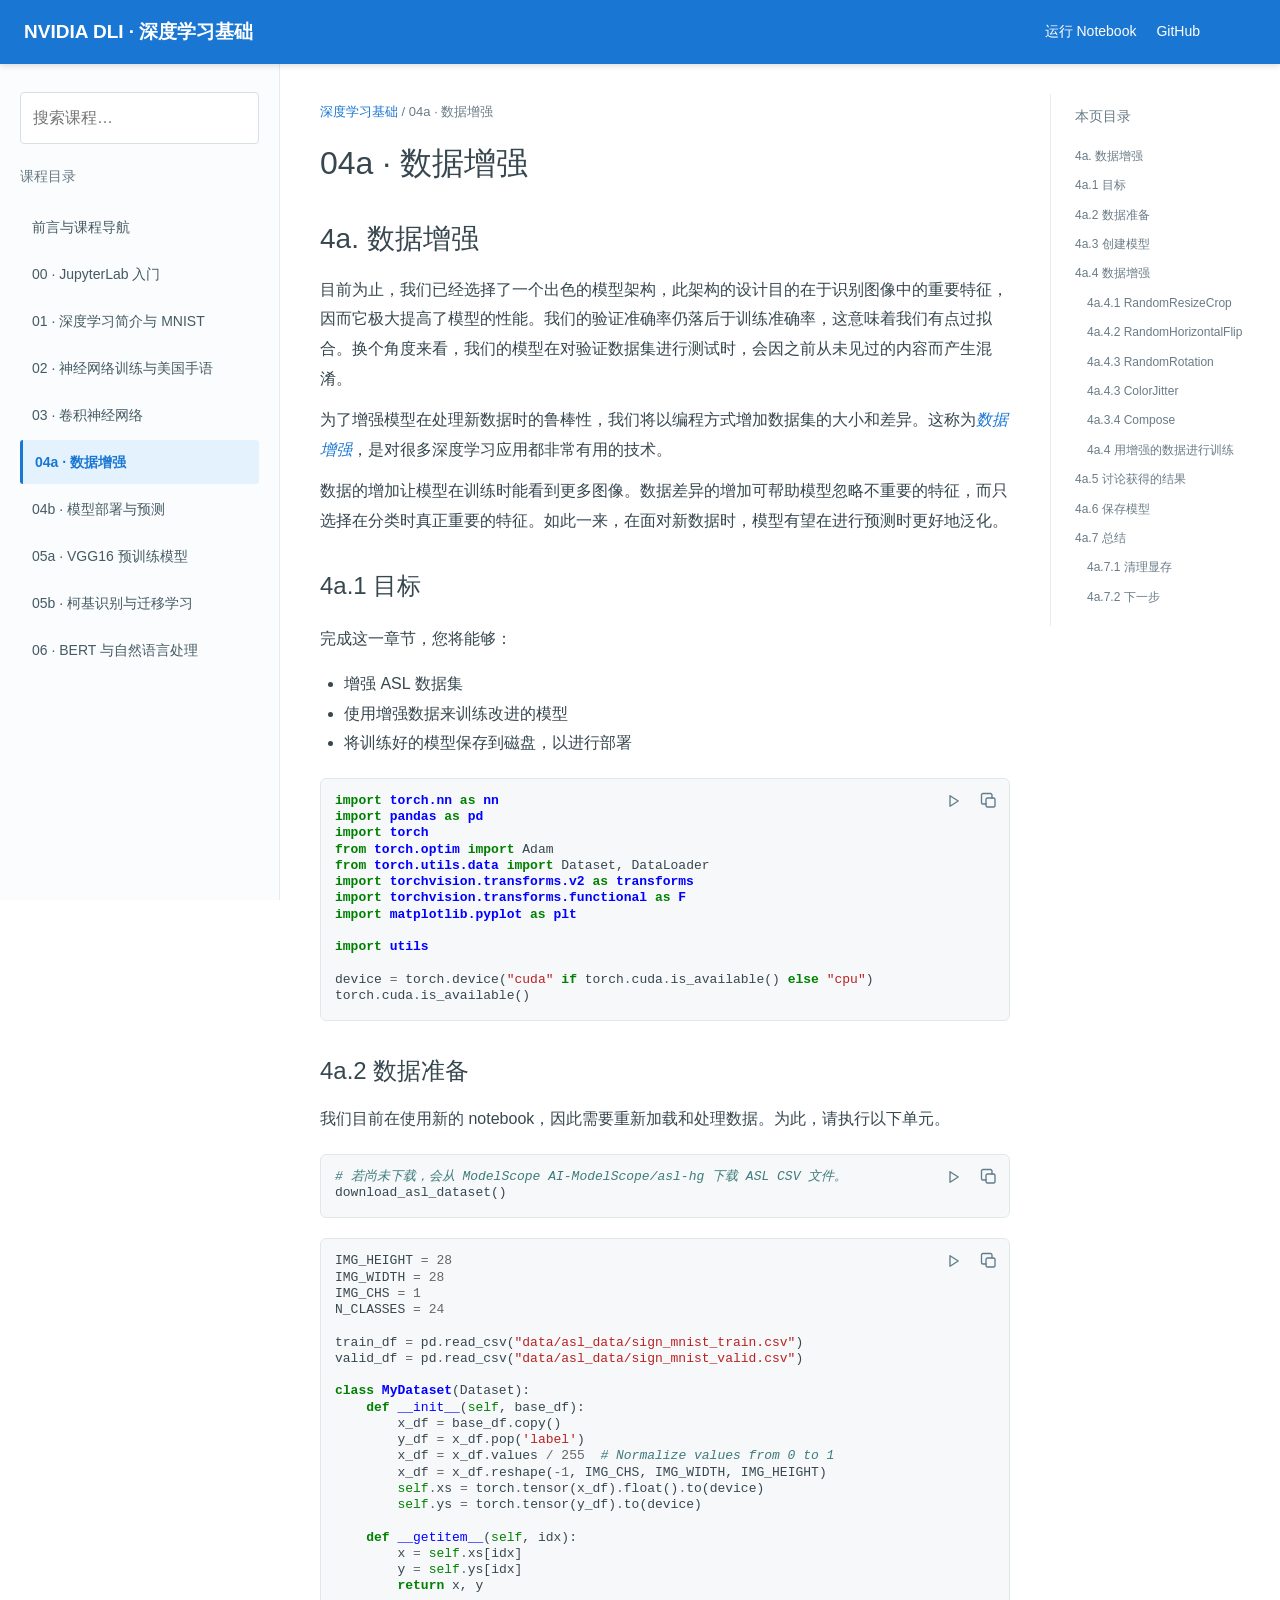
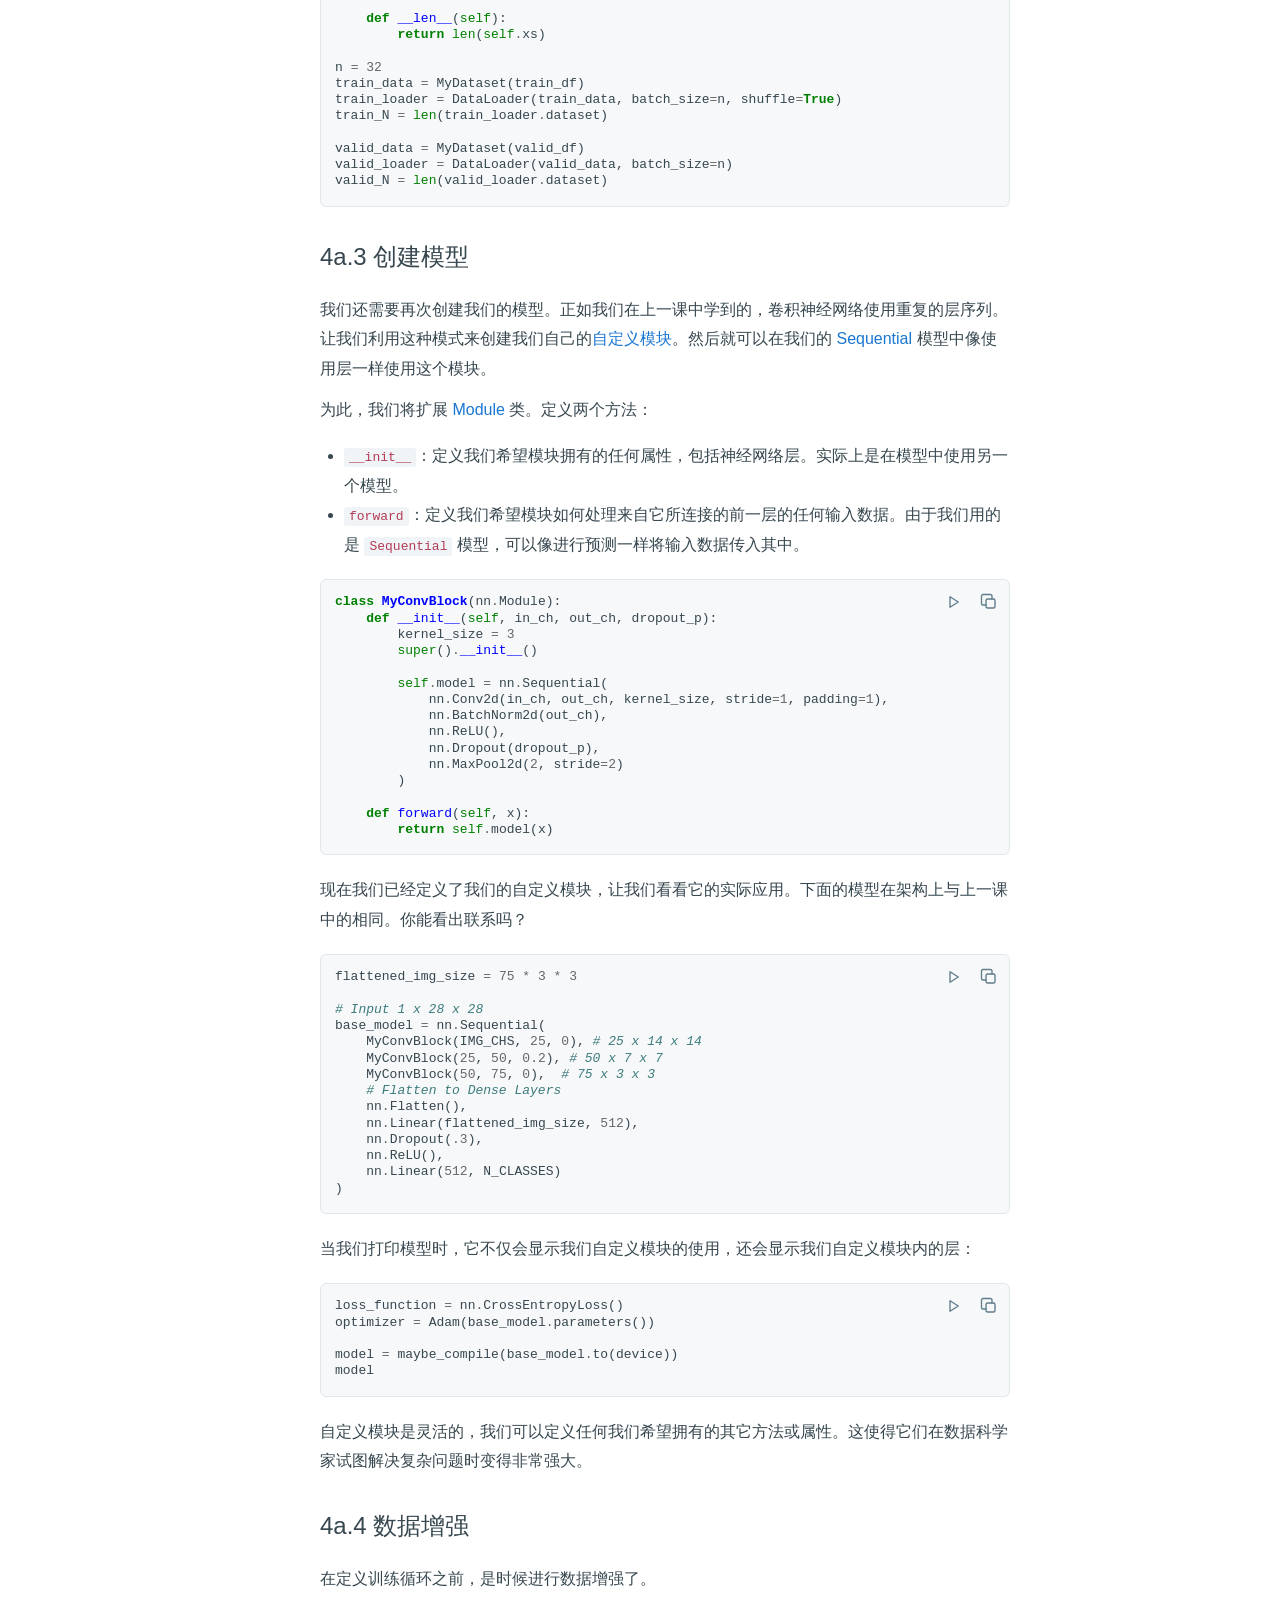
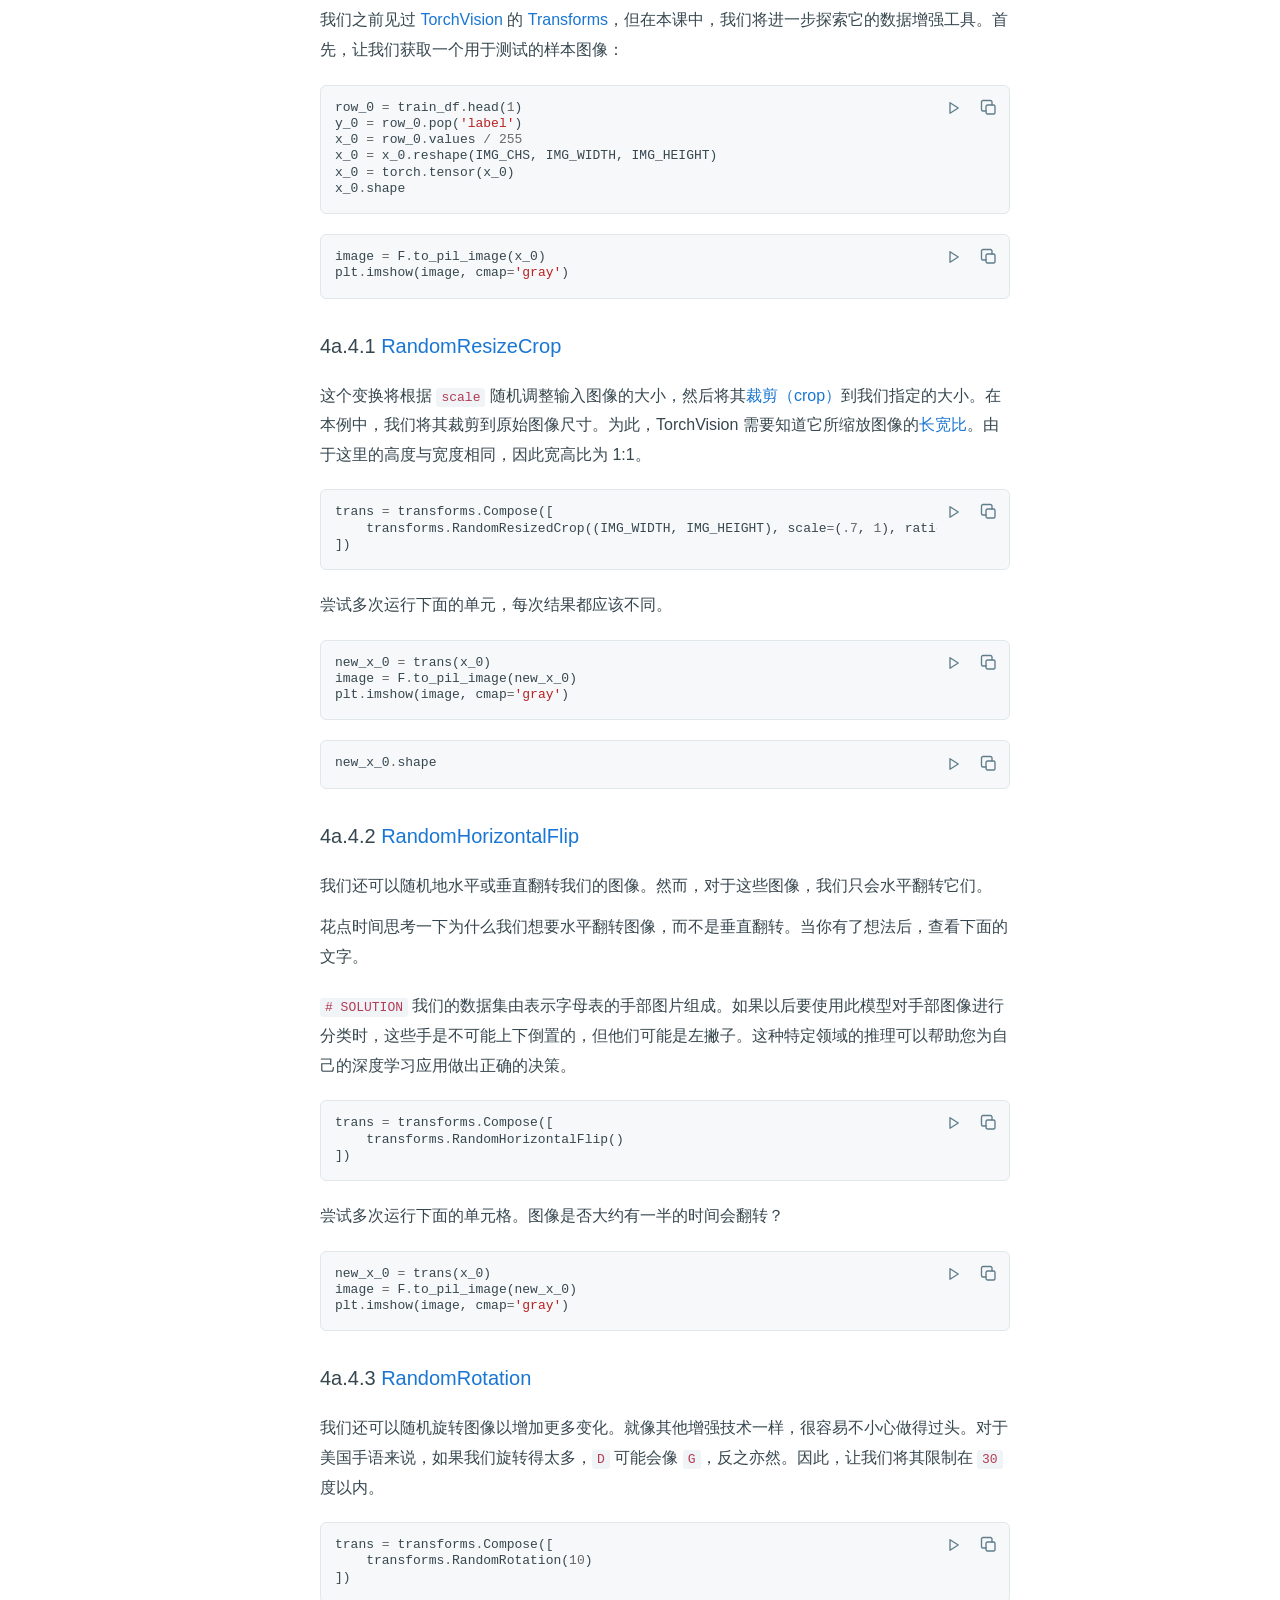
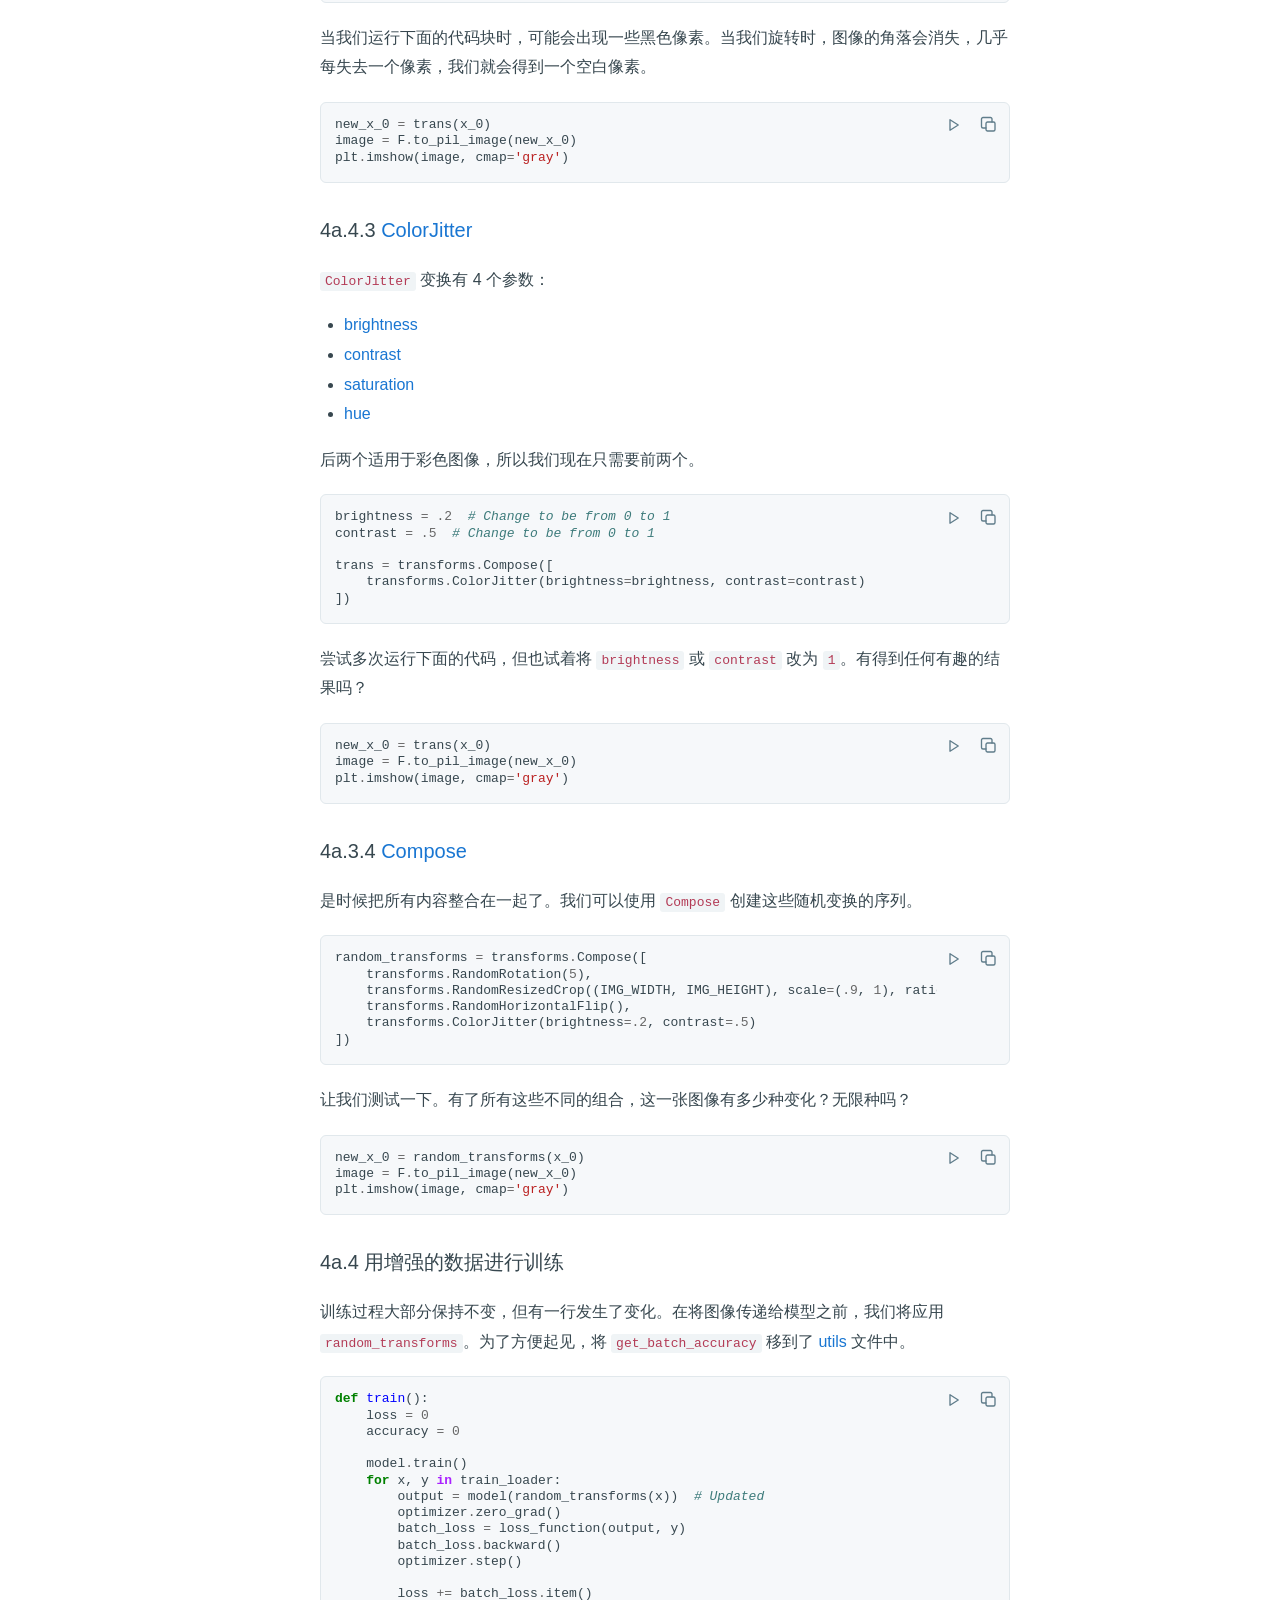
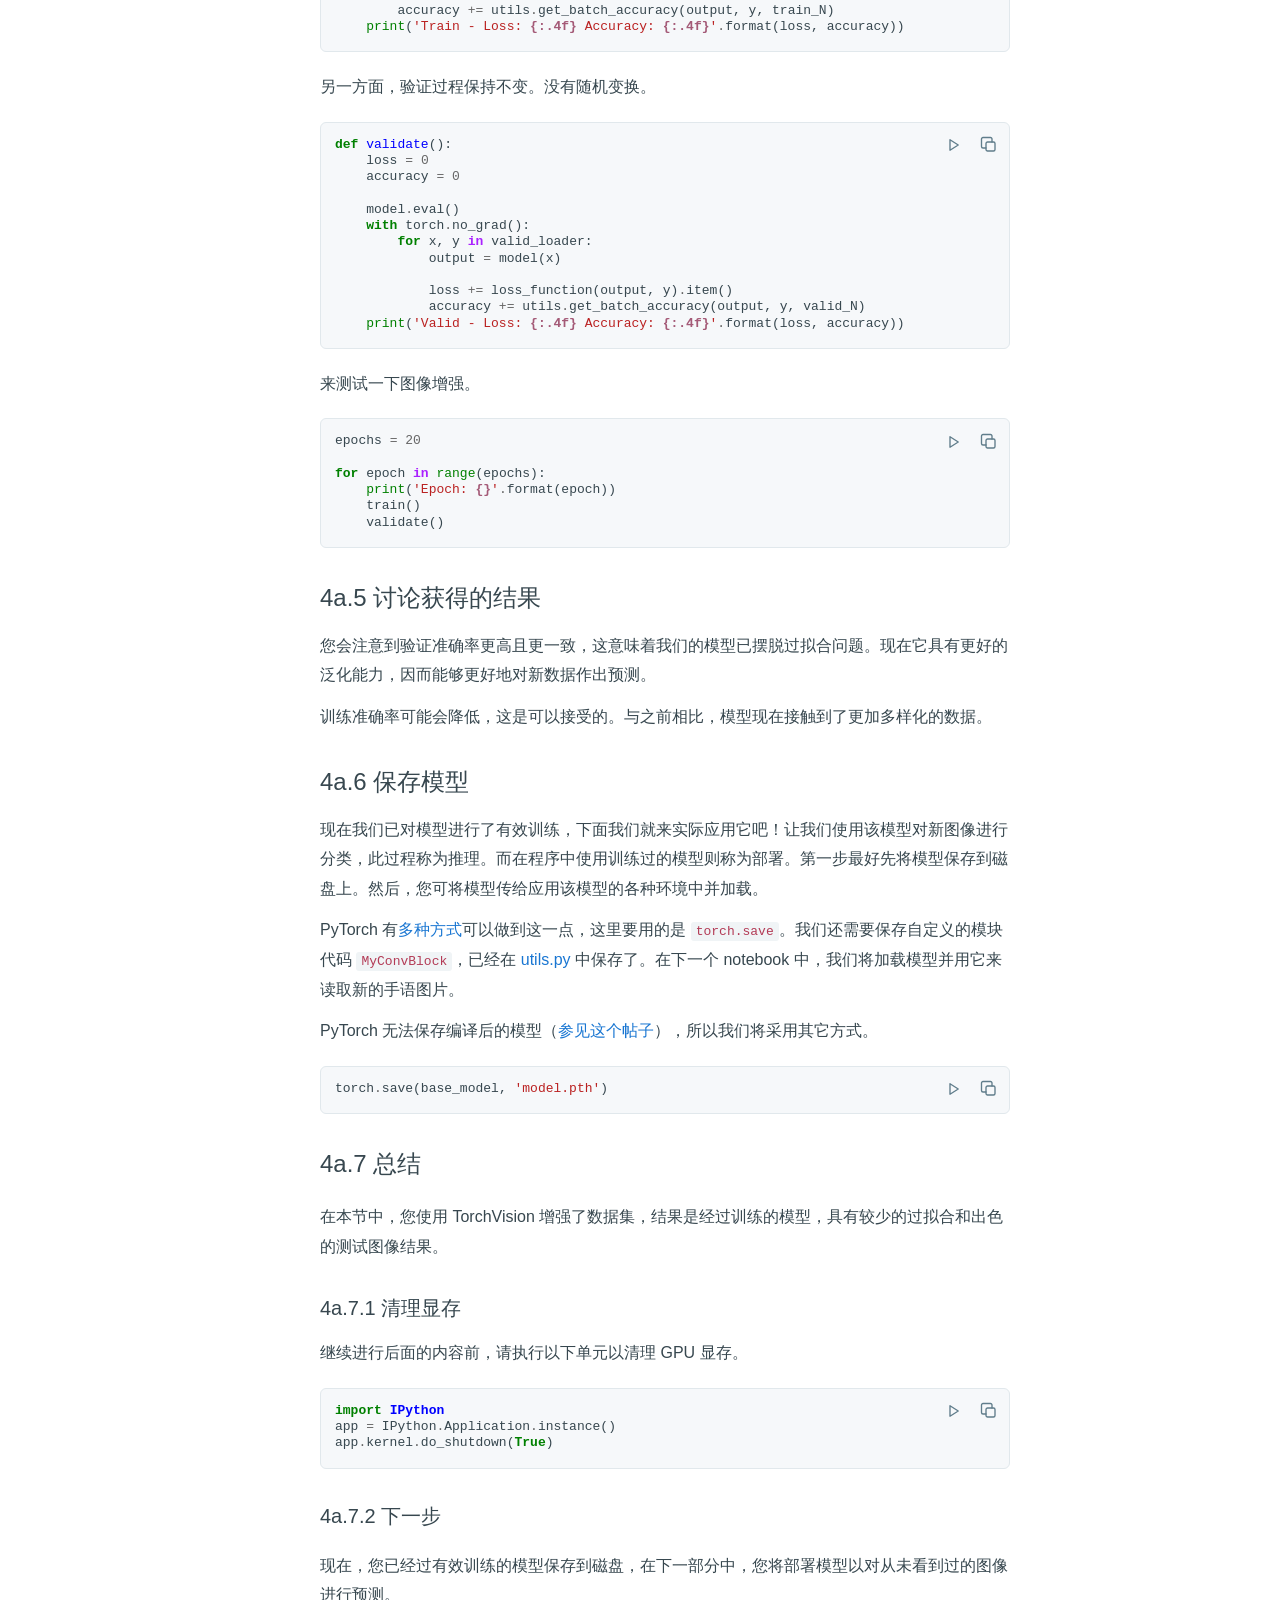
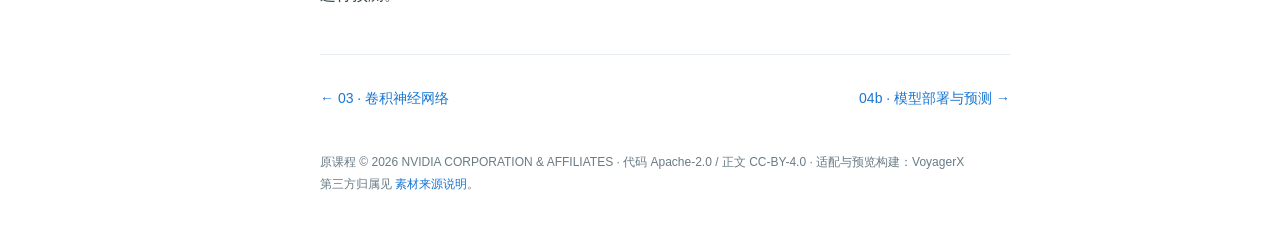
<file: course_content/html/04a_asl_augmentation.html>
<!DOCTYPE html>

<html lang="zh-CN"><head><meta charset="utf-8"/><meta content="width=device-width,initial-scale=1" name="viewport"/><title>04a · 数据增强 — NVIDIA DLI at ModelScope Notebook</title><link href="_static/style.css?v=df18e0d7cd28" rel="stylesheet"/>
<script>window.MathJax={tex:{inlineMath:[['$','$'],['\\(','\\)']],displayMath:[['$$','$$'],['\\[','\\]']] },options:{enableMenu:false},svg:{fontCache:'global'}};</script><script defer="" src="_static/mathjax.js"></script></head>
<body><header class="topbar"><button aria-expanded="false" aria-label="打开课程目录" class="menu">☰</button><a class="brand" href="index.html" rel="noopener noreferrer" target="_blank">NVIDIA DLI · 深度学习基础</a><nav aria-label="相关链接" class="toplinks"><a href="https://modelscope.cn/code/workspace?type=running&amp;gid=cb1503c2-1458-4f67-b9c3-bd505091cb47&amp;from=header" rel="noopener noreferrer" target="_blank">运行 Notebook</a><a href="https://github.com/VoyagerXvoyagerx/nvidia-dli-deep-learning-zh-modelscope" rel="noopener noreferrer" target="_blank">GitHub</a></nav></header>
<aside aria-label="课程目录" class="sidebar"><input aria-label="搜索课程" class="search" placeholder="搜索课程…" type="search"/><h2>课程目录</h2><ul class="chapters"><li><a class="" href="index.html" target="_self">前言与课程导航</a></li><li><a class="" href="00_jupyterlab.html" target="_self">00 · JupyterLab 入门</a></li><li><a class="" href="01_mnist.html" target="_self">01 · 深度学习简介与 MNIST</a></li><li><a class="" href="02_asl.html" target="_self">02 · 神经网络训练与美国手语</a></li><li><a class="" href="03_asl_cnn.html" target="_self">03 · 卷积神经网络</a></li><li><a aria-current="page" class="active" href="04a_asl_augmentation.html" target="_self">04a · 数据增强</a></li><li><a class="" href="04b_asl_predictions.html" target="_self">04b · 模型部署与预测</a></li><li><a class="" href="05a_doggy_door.html" target="_self">05a · VGG16 预训练模型</a></li><li><a class="" href="05b_corgi_door.html" target="_self">05b · 柯基识别与迁移学习</a></li><li><a class="" href="06_nlp.html" target="_self">06 · BERT 与自然语言处理</a></li></ul><p class="empty-search">没有匹配的课程</p></aside>
<main><div class="breadcrumb"><a href="index.html" rel="noopener noreferrer" target="_blank">深度学习基础</a> / 04a · 数据增强</div><h1 class="page-title">04a · 数据增强</h1><article class="notebook"><div class="cell border-box-sizing text_cell rendered" id="cell-id=3be18093"><div class="inner_cell">
<div class="text_cell_render border-box-sizing rendered_html">
<h1 id="4a.-%E6%95%B0%E6%8D%AE%E5%A2%9E%E5%BC%BA">4a. 数据增强<a class="anchor-link" href="#4a.-%E6%95%B0%E6%8D%AE%E5%A2%9E%E5%BC%BA">¶</a></h1><p>目前为止，我们已经选择了一个出色的模型架构，此架构的设计目的在于识别图像中的重要特征，因而它极大提高了模型的性能。我们的验证准确率仍落后于训练准确率，这意味着我们有点过拟合。换个角度来看，我们的模型在对验证数据集进行测试时，会因之前从未见过的内容而产生混淆。</p>
<p>为了增强模型在处理新数据时的鲁棒性，我们将以编程方式增加数据集的大小和差异。这称为<a href="https://link.springer.com/article/10.1186/s40537-019-0197-0" rel="noopener noreferrer" target="_blank"><em>数据增强</em></a>，是对很多深度学习应用都非常有用的技术。</p>
<p>数据的增加让模型在训练时能看到更多图像。数据差异的增加可帮助模型忽略不重要的特征，而只选择在分类时真正重要的特征。如此一来，在面对新数据时，模型有望在进行预测时更好地泛化。</p>
</div>
</div>
</div>
<div class="cell border-box-sizing text_cell rendered" id="cell-id=bf6b543e"><div class="inner_cell">
<div class="text_cell_render border-box-sizing rendered_html">
<h2 id="4a.1-%E7%9B%AE%E6%A0%87">4a.1 目标<a class="anchor-link" href="#4a.1-%E7%9B%AE%E6%A0%87">¶</a></h2>
</div>
</div>
</div>
<div class="cell border-box-sizing text_cell rendered" id="cell-id=70d2fce6"><div class="inner_cell">
<div class="text_cell_render border-box-sizing rendered_html">
<p>完成这一章节，您将能够：</p>
<ul>
<li>增强 ASL 数据集</li>
<li>使用增强数据来训练改进的模型</li>
<li>将训练好的模型保存到磁盘，以进行部署</li>
</ul>
</div>
</div>
</div>
<div class="cell border-box-sizing code_cell rendered" id="cell-id=fcb112a9">
<div class="input">
<div class="inner_cell">
<div class="input_area">
<div class="highlight hl-ipython3"><pre><span></span><span class="kn">import</span><span class="w"> </span><span class="nn">torch.nn</span><span class="w"> </span><span class="k">as</span><span class="w"> </span><span class="nn">nn</span>
<span class="kn">import</span><span class="w"> </span><span class="nn">pandas</span><span class="w"> </span><span class="k">as</span><span class="w"> </span><span class="nn">pd</span>
<span class="kn">import</span><span class="w"> </span><span class="nn">torch</span>
<span class="kn">from</span><span class="w"> </span><span class="nn">torch.optim</span><span class="w"> </span><span class="kn">import</span> <span class="n">Adam</span>
<span class="kn">from</span><span class="w"> </span><span class="nn">torch.utils.data</span><span class="w"> </span><span class="kn">import</span> <span class="n">Dataset</span><span class="p">,</span> <span class="n">DataLoader</span>
<span class="kn">import</span><span class="w"> </span><span class="nn">torchvision.transforms.v2</span><span class="w"> </span><span class="k">as</span><span class="w"> </span><span class="nn">transforms</span>
<span class="kn">import</span><span class="w"> </span><span class="nn">torchvision.transforms.functional</span><span class="w"> </span><span class="k">as</span><span class="w"> </span><span class="nn">F</span>
<span class="kn">import</span><span class="w"> </span><span class="nn">matplotlib.pyplot</span><span class="w"> </span><span class="k">as</span><span class="w"> </span><span class="nn">plt</span>

<span class="kn">import</span><span class="w"> </span><span class="nn">utils</span>

<span class="n">device</span> <span class="o">=</span> <span class="n">torch</span><span class="o">.</span><span class="n">device</span><span class="p">(</span><span class="s2">"cuda"</span> <span class="k">if</span> <span class="n">torch</span><span class="o">.</span><span class="n">cuda</span><span class="o">.</span><span class="n">is_available</span><span class="p">()</span> <span class="k">else</span> <span class="s2">"cpu"</span><span class="p">)</span>
<span class="n">torch</span><span class="o">.</span><span class="n">cuda</span><span class="o">.</span><span class="n">is_available</span><span class="p">()</span>
</pre></div>
</div>
</div>
</div>
</div>
<div class="cell border-box-sizing text_cell rendered" id="cell-id=5a9d5757"><div class="inner_cell">
<div class="text_cell_render border-box-sizing rendered_html">
<h2 id="4a.2-%E6%95%B0%E6%8D%AE%E5%87%86%E5%A4%87">4a.2 数据准备<a class="anchor-link" href="#4a.2-%E6%95%B0%E6%8D%AE%E5%87%86%E5%A4%87">¶</a></h2><p>我们目前在使用新的 notebook，因此需要重新加载和处理数据。为此，请执行以下单元。</p>
</div>
</div>
</div>
<div class="cell border-box-sizing code_cell rendered" id="cell-id=313bbb84">
<div class="input">
<div class="inner_cell">
<div class="input_area">
<div class="highlight hl-ipython3"><pre><span></span><span class="c1"># 若尚未下载，会从 ModelScope AI-ModelScope/asl-hg 下载 ASL CSV 文件。</span>
<span class="n">download_asl_dataset</span><span class="p">()</span>
</pre></div>
</div>
</div>
</div>
</div>
<div class="cell border-box-sizing code_cell rendered" id="cell-id=2ffc417a">
<div class="input">
<div class="inner_cell">
<div class="input_area">
<div class="highlight hl-ipython3"><pre><span></span><span class="n">IMG_HEIGHT</span> <span class="o">=</span> <span class="mi">28</span>
<span class="n">IMG_WIDTH</span> <span class="o">=</span> <span class="mi">28</span>
<span class="n">IMG_CHS</span> <span class="o">=</span> <span class="mi">1</span>
<span class="n">N_CLASSES</span> <span class="o">=</span> <span class="mi">24</span>

<span class="n">train_df</span> <span class="o">=</span> <span class="n">pd</span><span class="o">.</span><span class="n">read_csv</span><span class="p">(</span><span class="s2">"data/asl_data/sign_mnist_train.csv"</span><span class="p">)</span>
<span class="n">valid_df</span> <span class="o">=</span> <span class="n">pd</span><span class="o">.</span><span class="n">read_csv</span><span class="p">(</span><span class="s2">"data/asl_data/sign_mnist_valid.csv"</span><span class="p">)</span>

<span class="k">class</span><span class="w"> </span><span class="nc">MyDataset</span><span class="p">(</span><span class="n">Dataset</span><span class="p">):</span>
    <span class="k">def</span><span class="w"> </span><span class="fm">__init__</span><span class="p">(</span><span class="bp">self</span><span class="p">,</span> <span class="n">base_df</span><span class="p">):</span>
        <span class="n">x_df</span> <span class="o">=</span> <span class="n">base_df</span><span class="o">.</span><span class="n">copy</span><span class="p">()</span>
        <span class="n">y_df</span> <span class="o">=</span> <span class="n">x_df</span><span class="o">.</span><span class="n">pop</span><span class="p">(</span><span class="s1">'label'</span><span class="p">)</span>
        <span class="n">x_df</span> <span class="o">=</span> <span class="n">x_df</span><span class="o">.</span><span class="n">values</span> <span class="o">/</span> <span class="mi">255</span>  <span class="c1"># Normalize values from 0 to 1</span>
        <span class="n">x_df</span> <span class="o">=</span> <span class="n">x_df</span><span class="o">.</span><span class="n">reshape</span><span class="p">(</span><span class="o">-</span><span class="mi">1</span><span class="p">,</span> <span class="n">IMG_CHS</span><span class="p">,</span> <span class="n">IMG_WIDTH</span><span class="p">,</span> <span class="n">IMG_HEIGHT</span><span class="p">)</span>
        <span class="bp">self</span><span class="o">.</span><span class="n">xs</span> <span class="o">=</span> <span class="n">torch</span><span class="o">.</span><span class="n">tensor</span><span class="p">(</span><span class="n">x_df</span><span class="p">)</span><span class="o">.</span><span class="n">float</span><span class="p">()</span><span class="o">.</span><span class="n">to</span><span class="p">(</span><span class="n">device</span><span class="p">)</span>
        <span class="bp">self</span><span class="o">.</span><span class="n">ys</span> <span class="o">=</span> <span class="n">torch</span><span class="o">.</span><span class="n">tensor</span><span class="p">(</span><span class="n">y_df</span><span class="p">)</span><span class="o">.</span><span class="n">to</span><span class="p">(</span><span class="n">device</span><span class="p">)</span>

    <span class="k">def</span><span class="w"> </span><span class="fm">__getitem__</span><span class="p">(</span><span class="bp">self</span><span class="p">,</span> <span class="n">idx</span><span class="p">):</span>
        <span class="n">x</span> <span class="o">=</span> <span class="bp">self</span><span class="o">.</span><span class="n">xs</span><span class="p">[</span><span class="n">idx</span><span class="p">]</span>
        <span class="n">y</span> <span class="o">=</span> <span class="bp">self</span><span class="o">.</span><span class="n">ys</span><span class="p">[</span><span class="n">idx</span><span class="p">]</span>
        <span class="k">return</span> <span class="n">x</span><span class="p">,</span> <span class="n">y</span>

    <span class="k">def</span><span class="w"> </span><span class="fm">__len__</span><span class="p">(</span><span class="bp">self</span><span class="p">):</span>
        <span class="k">return</span> <span class="nb">len</span><span class="p">(</span><span class="bp">self</span><span class="o">.</span><span class="n">xs</span><span class="p">)</span>

<span class="n">n</span> <span class="o">=</span> <span class="mi">32</span>
<span class="n">train_data</span> <span class="o">=</span> <span class="n">MyDataset</span><span class="p">(</span><span class="n">train_df</span><span class="p">)</span>
<span class="n">train_loader</span> <span class="o">=</span> <span class="n">DataLoader</span><span class="p">(</span><span class="n">train_data</span><span class="p">,</span> <span class="n">batch_size</span><span class="o">=</span><span class="n">n</span><span class="p">,</span> <span class="n">shuffle</span><span class="o">=</span><span class="kc">True</span><span class="p">)</span>
<span class="n">train_N</span> <span class="o">=</span> <span class="nb">len</span><span class="p">(</span><span class="n">train_loader</span><span class="o">.</span><span class="n">dataset</span><span class="p">)</span>

<span class="n">valid_data</span> <span class="o">=</span> <span class="n">MyDataset</span><span class="p">(</span><span class="n">valid_df</span><span class="p">)</span>
<span class="n">valid_loader</span> <span class="o">=</span> <span class="n">DataLoader</span><span class="p">(</span><span class="n">valid_data</span><span class="p">,</span> <span class="n">batch_size</span><span class="o">=</span><span class="n">n</span><span class="p">)</span>
<span class="n">valid_N</span> <span class="o">=</span> <span class="nb">len</span><span class="p">(</span><span class="n">valid_loader</span><span class="o">.</span><span class="n">dataset</span><span class="p">)</span>
</pre></div>
</div>
</div>
</div>
</div>
<div class="cell border-box-sizing text_cell rendered" id="cell-id=6bbed83c"><div class="inner_cell">
<div class="text_cell_render border-box-sizing rendered_html">
<h2 id="4a.3-%E5%88%9B%E5%BB%BA%E6%A8%A1%E5%9E%8B">4a.3 创建模型<a class="anchor-link" href="#4a.3-%E5%88%9B%E5%BB%BA%E6%A8%A1%E5%9E%8B">¶</a></h2>
</div>
</div>
</div>
<div class="cell border-box-sizing text_cell rendered" id="cell-id=e78d4c50"><div class="inner_cell">
<div class="text_cell_render border-box-sizing rendered_html">
<p>我们还需要再次创建我们的模型。正如我们在上一课中学到的，卷积神经网络使用重复的层序列。让我们利用这种模式来创建我们自己的<a href="https://pytorch.org/tutorials/beginner/examples_nn/two_layer_net_module.html" rel="noopener noreferrer" target="_blank">自定义模块</a>。然后就可以在我们的 <a href="https://pytorch.org/docs/stable/generated/torch.nn.Sequential.html" rel="noopener noreferrer" target="_blank">Sequential</a> 模型中像使用层一样使用这个模块。</p>
<p>为此，我们将扩展 <a href="https://pytorch.org/docs/stable/generated/torch.nn.Module.html" rel="noopener noreferrer" target="_blank">Module</a> 类。定义两个方法：</p>
<ul>
<li><code>__init__</code>：定义我们希望模块拥有的任何属性，包括神经网络层。实际上是在模型中使用另一个模型。</li>
<li><code>forward</code>：定义我们希望模块如何处理来自它所连接的前一层的任何输入数据。由于我们用的是 <code>Sequential</code> 模型，可以像进行预测一样将输入数据传入其中。</li>
</ul>
</div>
</div>
</div>
<div class="cell border-box-sizing code_cell rendered" id="cell-id=b481be1b">
<div class="input">
<div class="inner_cell">
<div class="input_area">
<div class="highlight hl-ipython3"><pre><span></span><span class="k">class</span><span class="w"> </span><span class="nc">MyConvBlock</span><span class="p">(</span><span class="n">nn</span><span class="o">.</span><span class="n">Module</span><span class="p">):</span>
    <span class="k">def</span><span class="w"> </span><span class="fm">__init__</span><span class="p">(</span><span class="bp">self</span><span class="p">,</span> <span class="n">in_ch</span><span class="p">,</span> <span class="n">out_ch</span><span class="p">,</span> <span class="n">dropout_p</span><span class="p">):</span>
        <span class="n">kernel_size</span> <span class="o">=</span> <span class="mi">3</span>
        <span class="nb">super</span><span class="p">()</span><span class="o">.</span><span class="fm">__init__</span><span class="p">()</span>

        <span class="bp">self</span><span class="o">.</span><span class="n">model</span> <span class="o">=</span> <span class="n">nn</span><span class="o">.</span><span class="n">Sequential</span><span class="p">(</span>
            <span class="n">nn</span><span class="o">.</span><span class="n">Conv2d</span><span class="p">(</span><span class="n">in_ch</span><span class="p">,</span> <span class="n">out_ch</span><span class="p">,</span> <span class="n">kernel_size</span><span class="p">,</span> <span class="n">stride</span><span class="o">=</span><span class="mi">1</span><span class="p">,</span> <span class="n">padding</span><span class="o">=</span><span class="mi">1</span><span class="p">),</span>
            <span class="n">nn</span><span class="o">.</span><span class="n">BatchNorm2d</span><span class="p">(</span><span class="n">out_ch</span><span class="p">),</span>
            <span class="n">nn</span><span class="o">.</span><span class="n">ReLU</span><span class="p">(),</span>
            <span class="n">nn</span><span class="o">.</span><span class="n">Dropout</span><span class="p">(</span><span class="n">dropout_p</span><span class="p">),</span>
            <span class="n">nn</span><span class="o">.</span><span class="n">MaxPool2d</span><span class="p">(</span><span class="mi">2</span><span class="p">,</span> <span class="n">stride</span><span class="o">=</span><span class="mi">2</span><span class="p">)</span>
        <span class="p">)</span>

    <span class="k">def</span><span class="w"> </span><span class="nf">forward</span><span class="p">(</span><span class="bp">self</span><span class="p">,</span> <span class="n">x</span><span class="p">):</span>
        <span class="k">return</span> <span class="bp">self</span><span class="o">.</span><span class="n">model</span><span class="p">(</span><span class="n">x</span><span class="p">)</span>
</pre></div>
</div>
</div>
</div>
</div>
<div class="cell border-box-sizing text_cell rendered" id="cell-id=ffb77512"><div class="inner_cell">
<div class="text_cell_render border-box-sizing rendered_html">
<p>现在我们已经定义了我们的自定义模块，让我们看看它的实际应用。下面的模型在架构上与上一课中的相同。你能看出联系吗？</p>
</div>
</div>
</div>
<div class="cell border-box-sizing code_cell rendered" id="cell-id=38ab72f0">
<div class="input">
<div class="inner_cell">
<div class="input_area">
<div class="highlight hl-ipython3"><pre><span></span><span class="n">flattened_img_size</span> <span class="o">=</span> <span class="mi">75</span> <span class="o">*</span> <span class="mi">3</span> <span class="o">*</span> <span class="mi">3</span>

<span class="c1"># Input 1 x 28 x 28</span>
<span class="n">base_model</span> <span class="o">=</span> <span class="n">nn</span><span class="o">.</span><span class="n">Sequential</span><span class="p">(</span>
    <span class="n">MyConvBlock</span><span class="p">(</span><span class="n">IMG_CHS</span><span class="p">,</span> <span class="mi">25</span><span class="p">,</span> <span class="mi">0</span><span class="p">),</span> <span class="c1"># 25 x 14 x 14</span>
    <span class="n">MyConvBlock</span><span class="p">(</span><span class="mi">25</span><span class="p">,</span> <span class="mi">50</span><span class="p">,</span> <span class="mf">0.2</span><span class="p">),</span> <span class="c1"># 50 x 7 x 7</span>
    <span class="n">MyConvBlock</span><span class="p">(</span><span class="mi">50</span><span class="p">,</span> <span class="mi">75</span><span class="p">,</span> <span class="mi">0</span><span class="p">),</span>  <span class="c1"># 75 x 3 x 3</span>
    <span class="c1"># Flatten to Dense Layers</span>
    <span class="n">nn</span><span class="o">.</span><span class="n">Flatten</span><span class="p">(),</span>
    <span class="n">nn</span><span class="o">.</span><span class="n">Linear</span><span class="p">(</span><span class="n">flattened_img_size</span><span class="p">,</span> <span class="mi">512</span><span class="p">),</span>
    <span class="n">nn</span><span class="o">.</span><span class="n">Dropout</span><span class="p">(</span><span class="mf">.3</span><span class="p">),</span>
    <span class="n">nn</span><span class="o">.</span><span class="n">ReLU</span><span class="p">(),</span>
    <span class="n">nn</span><span class="o">.</span><span class="n">Linear</span><span class="p">(</span><span class="mi">512</span><span class="p">,</span> <span class="n">N_CLASSES</span><span class="p">)</span>
<span class="p">)</span>
</pre></div>
</div>
</div>
</div>
</div>
<div class="cell border-box-sizing text_cell rendered" id="cell-id=325936c2"><div class="inner_cell">
<div class="text_cell_render border-box-sizing rendered_html">
<p>当我们打印模型时，它不仅会显示我们自定义模块的使用，还会显示我们自定义模块内的层：</p>
</div>
</div>
</div>
<div class="cell border-box-sizing code_cell rendered" id="cell-id=07d44ab1">
<div class="input">
<div class="inner_cell">
<div class="input_area">
<div class="highlight hl-ipython3"><pre><span></span><span class="n">loss_function</span> <span class="o">=</span> <span class="n">nn</span><span class="o">.</span><span class="n">CrossEntropyLoss</span><span class="p">()</span>
<span class="n">optimizer</span> <span class="o">=</span> <span class="n">Adam</span><span class="p">(</span><span class="n">base_model</span><span class="o">.</span><span class="n">parameters</span><span class="p">())</span>

<span class="n">model</span> <span class="o">=</span> <span class="n">maybe_compile</span><span class="p">(</span><span class="n">base_model</span><span class="o">.</span><span class="n">to</span><span class="p">(</span><span class="n">device</span><span class="p">))</span>
<span class="n">model</span>
</pre></div>
</div>
</div>
</div>
</div>
<div class="cell border-box-sizing text_cell rendered" id="cell-id=3cf16723"><div class="inner_cell">
<div class="text_cell_render border-box-sizing rendered_html">
<p>自定义模块是灵活的，我们可以定义任何我们希望拥有的其它方法或属性。这使得它们在数据科学家试图解决复杂问题时变得非常强大。</p>
</div>
</div>
</div>
<div class="cell border-box-sizing text_cell rendered" id="cell-id=b9711c22"><div class="inner_cell">
<div class="text_cell_render border-box-sizing rendered_html">
<h2 id="4a.4-%E6%95%B0%E6%8D%AE%E5%A2%9E%E5%BC%BA">4a.4 数据增强<a class="anchor-link" href="#4a.4-%E6%95%B0%E6%8D%AE%E5%A2%9E%E5%BC%BA">¶</a></h2>
</div>
</div>
</div>
<div class="cell border-box-sizing text_cell rendered" id="cell-id=ca8dae23"><div class="inner_cell">
<div class="text_cell_render border-box-sizing rendered_html">
<p>在定义训练循环之前，是时候进行数据增强了。</p>
<p>我们之前见过 <a href="https://pytorch.org/vision/stable/index.html" rel="noopener noreferrer" target="_blank">TorchVision</a> 的 <a href="https://pytorch.org/vision/0.9/transforms.html" rel="noopener noreferrer" target="_blank">Transforms</a>，但在本课中，我们将进一步探索它的数据增强工具。首先，让我们获取一个用于测试的样本图像：</p>
</div>
</div>
</div>
<div class="cell border-box-sizing code_cell rendered" id="cell-id=55c6dd4d">
<div class="input">
<div class="inner_cell">
<div class="input_area">
<div class="highlight hl-ipython3"><pre><span></span><span class="n">row_0</span> <span class="o">=</span> <span class="n">train_df</span><span class="o">.</span><span class="n">head</span><span class="p">(</span><span class="mi">1</span><span class="p">)</span>
<span class="n">y_0</span> <span class="o">=</span> <span class="n">row_0</span><span class="o">.</span><span class="n">pop</span><span class="p">(</span><span class="s1">'label'</span><span class="p">)</span>
<span class="n">x_0</span> <span class="o">=</span> <span class="n">row_0</span><span class="o">.</span><span class="n">values</span> <span class="o">/</span> <span class="mi">255</span>
<span class="n">x_0</span> <span class="o">=</span> <span class="n">x_0</span><span class="o">.</span><span class="n">reshape</span><span class="p">(</span><span class="n">IMG_CHS</span><span class="p">,</span> <span class="n">IMG_WIDTH</span><span class="p">,</span> <span class="n">IMG_HEIGHT</span><span class="p">)</span>
<span class="n">x_0</span> <span class="o">=</span> <span class="n">torch</span><span class="o">.</span><span class="n">tensor</span><span class="p">(</span><span class="n">x_0</span><span class="p">)</span>
<span class="n">x_0</span><span class="o">.</span><span class="n">shape</span>
</pre></div>
</div>
</div>
</div>
</div>
<div class="cell border-box-sizing code_cell rendered" id="cell-id=8cbc9c3a">
<div class="input">
<div class="inner_cell">
<div class="input_area">
<div class="highlight hl-ipython3"><pre><span></span><span class="n">image</span> <span class="o">=</span> <span class="n">F</span><span class="o">.</span><span class="n">to_pil_image</span><span class="p">(</span><span class="n">x_0</span><span class="p">)</span>
<span class="n">plt</span><span class="o">.</span><span class="n">imshow</span><span class="p">(</span><span class="n">image</span><span class="p">,</span> <span class="n">cmap</span><span class="o">=</span><span class="s1">'gray'</span><span class="p">)</span>
</pre></div>
</div>
</div>
</div>
</div>
<div class="cell border-box-sizing text_cell rendered" id="cell-id=40d13b8b"><div class="inner_cell">
<div class="text_cell_render border-box-sizing rendered_html">
<h3 id="4a.4.1-RandomResizeCrop">4a.4.1 <a href="https://pytorch.org/vision/0.9/transforms.html#torchvision.transforms.RandomResizedCrop" rel="noopener noreferrer" target="_blank">RandomResizeCrop</a><a class="anchor-link" href="#4a.4.1-RandomResizeCrop">¶</a></h3>
</div>
</div>
</div>
<div class="cell border-box-sizing text_cell rendered" id="cell-id=0f8ae90e"><div class="inner_cell">
<div class="text_cell_render border-box-sizing rendered_html">
<p>这个变换将根据 <code>scale</code> 随机调整输入图像的大小，然后将其<a href="https://en.wikipedia.org/wiki/Cropping_(image)" rel="noopener noreferrer" target="_blank">裁剪（crop）</a>到我们指定的大小。在本例中，我们将其裁剪到原始图像尺寸。为此，TorchVision 需要知道它所缩放图像的<a href="https://en.wikipedia.org/wiki/Aspect_ratio_(image)" rel="noopener noreferrer" target="_blank">长宽比</a>。由于这里的高度与宽度相同，因此宽高比为 1:1。</p>
</div>
</div>
</div>
<div class="cell border-box-sizing code_cell rendered" id="cell-id=af1f3c03">
<div class="input">
<div class="inner_cell">
<div class="input_area">
<div class="highlight hl-ipython3"><pre><span></span><span class="n">trans</span> <span class="o">=</span> <span class="n">transforms</span><span class="o">.</span><span class="n">Compose</span><span class="p">([</span>
    <span class="n">transforms</span><span class="o">.</span><span class="n">RandomResizedCrop</span><span class="p">((</span><span class="n">IMG_WIDTH</span><span class="p">,</span> <span class="n">IMG_HEIGHT</span><span class="p">),</span> <span class="n">scale</span><span class="o">=</span><span class="p">(</span><span class="mf">.7</span><span class="p">,</span> <span class="mi">1</span><span class="p">),</span> <span class="n">ratio</span><span class="o">=</span><span class="p">(</span><span class="mi">1</span><span class="p">,</span> <span class="mi">1</span><span class="p">)),</span>
<span class="p">])</span>
</pre></div>
</div>
</div>
</div>
</div>
<div class="cell border-box-sizing text_cell rendered" id="cell-id=cf4b0a15"><div class="inner_cell">
<div class="text_cell_render border-box-sizing rendered_html">
<p>尝试多次运行下面的单元，每次结果都应该不同。</p>
</div>
</div>
</div>
<div class="cell border-box-sizing code_cell rendered" id="cell-id=cbb0ca8a">
<div class="input">
<div class="inner_cell">
<div class="input_area">
<div class="highlight hl-ipython3"><pre><span></span><span class="n">new_x_0</span> <span class="o">=</span> <span class="n">trans</span><span class="p">(</span><span class="n">x_0</span><span class="p">)</span>
<span class="n">image</span> <span class="o">=</span> <span class="n">F</span><span class="o">.</span><span class="n">to_pil_image</span><span class="p">(</span><span class="n">new_x_0</span><span class="p">)</span>
<span class="n">plt</span><span class="o">.</span><span class="n">imshow</span><span class="p">(</span><span class="n">image</span><span class="p">,</span> <span class="n">cmap</span><span class="o">=</span><span class="s1">'gray'</span><span class="p">)</span>
</pre></div>
</div>
</div>
</div>
</div>
<div class="cell border-box-sizing code_cell rendered" id="cell-id=a4a53eac">
<div class="input">
<div class="inner_cell">
<div class="input_area">
<div class="highlight hl-ipython3"><pre><span></span><span class="n">new_x_0</span><span class="o">.</span><span class="n">shape</span>
</pre></div>
</div>
</div>
</div>
</div>
<div class="cell border-box-sizing text_cell rendered" id="cell-id=44165e9b"><div class="inner_cell">
<div class="text_cell_render border-box-sizing rendered_html">
<h3 id="4a.4.2-RandomHorizontalFlip">4a.4.2 <a href="https://pytorch.org/vision/0.9/transforms.html#torchvision.transforms.RandomHorizontalFlip" rel="noopener noreferrer" target="_blank">RandomHorizontalFlip</a><a class="anchor-link" href="#4a.4.2-RandomHorizontalFlip">¶</a></h3>
</div>
</div>
</div>
<div class="cell border-box-sizing text_cell rendered" id="cell-id=6eef6c29"><div class="inner_cell">
<div class="text_cell_render border-box-sizing rendered_html">
<p>我们还可以随机地水平或垂直翻转我们的图像。然而，对于这些图像，我们只会水平翻转它们。</p>
<p>花点时间思考一下为什么我们想要水平翻转图像，而不是垂直翻转。当你有了想法后，查看下面的文字。</p>
</div>
</div>
</div>
<div class="cell border-box-sizing text_cell rendered" id="cell-id=29a95730"><div class="inner_cell">
<div class="text_cell_render border-box-sizing rendered_html">
<p><code># SOLUTION</code>
我们的数据集由表示字母表的手部图片组成。如果以后要使用此模型对手部图像进行分类时，这些手是不可能上下倒置的，但他们可能是左撇子。这种特定领域的推理可以帮助您为自己的深度学习应用做出正确的决策。</p>
</div>
</div>
</div>
<div class="cell border-box-sizing code_cell rendered" id="cell-id=93e52661">
<div class="input">
<div class="inner_cell">
<div class="input_area">
<div class="highlight hl-ipython3"><pre><span></span><span class="n">trans</span> <span class="o">=</span> <span class="n">transforms</span><span class="o">.</span><span class="n">Compose</span><span class="p">([</span>
    <span class="n">transforms</span><span class="o">.</span><span class="n">RandomHorizontalFlip</span><span class="p">()</span>
<span class="p">])</span>
</pre></div>
</div>
</div>
</div>
</div>
<div class="cell border-box-sizing text_cell rendered" id="cell-id=2285bda8"><div class="inner_cell">
<div class="text_cell_render border-box-sizing rendered_html">
<p>尝试多次运行下面的单元格。图像是否大约有一半的时间会翻转？</p>
</div>
</div>
</div>
<div class="cell border-box-sizing code_cell rendered" id="cell-id=d2496699">
<div class="input">
<div class="inner_cell">
<div class="input_area">
<div class="highlight hl-ipython3"><pre><span></span><span class="n">new_x_0</span> <span class="o">=</span> <span class="n">trans</span><span class="p">(</span><span class="n">x_0</span><span class="p">)</span>
<span class="n">image</span> <span class="o">=</span> <span class="n">F</span><span class="o">.</span><span class="n">to_pil_image</span><span class="p">(</span><span class="n">new_x_0</span><span class="p">)</span>
<span class="n">plt</span><span class="o">.</span><span class="n">imshow</span><span class="p">(</span><span class="n">image</span><span class="p">,</span> <span class="n">cmap</span><span class="o">=</span><span class="s1">'gray'</span><span class="p">)</span>
</pre></div>
</div>
</div>
</div>
</div>
<div class="cell border-box-sizing text_cell rendered" id="cell-id=a3108ae7"><div class="inner_cell">
<div class="text_cell_render border-box-sizing rendered_html">
<h3 id="4a.4.3-RandomRotation">4a.4.3 <a href="https://pytorch.org/vision/0.9/transforms.html#torchvision.transforms.RandomRotation" rel="noopener noreferrer" target="_blank">RandomRotation</a><a class="anchor-link" href="#4a.4.3-RandomRotation">¶</a></h3>
</div>
</div>
</div>
<div class="cell border-box-sizing text_cell rendered" id="cell-id=9747c64f"><div class="inner_cell">
<div class="text_cell_render border-box-sizing rendered_html">
<p>我们还可以随机旋转图像以增加更多变化。就像其他增强技术一样，很容易不小心做得过头。对于美国手语来说，如果我们旋转得太多，<code>D</code> 可能会像 <code>G</code>，反之亦然。因此，让我们将其限制在 <code>30</code> 度以内。</p>
</div>
</div>
</div>
<div class="cell border-box-sizing code_cell rendered" id="cell-id=cb30d413">
<div class="input">
<div class="inner_cell">
<div class="input_area">
<div class="highlight hl-ipython3"><pre><span></span><span class="n">trans</span> <span class="o">=</span> <span class="n">transforms</span><span class="o">.</span><span class="n">Compose</span><span class="p">([</span>
    <span class="n">transforms</span><span class="o">.</span><span class="n">RandomRotation</span><span class="p">(</span><span class="mi">10</span><span class="p">)</span>
<span class="p">])</span>
</pre></div>
</div>
</div>
</div>
</div>
<div class="cell border-box-sizing text_cell rendered" id="cell-id=6d0195ff"><div class="inner_cell">
<div class="text_cell_render border-box-sizing rendered_html">
<p>当我们运行下面的代码块时，可能会出现一些黑色像素。当我们旋转时，图像的角落会消失，几乎每失去一个像素，我们就会得到一个空白像素。</p>
</div>
</div>
</div>
<div class="cell border-box-sizing code_cell rendered" id="cell-id=f9bda241">
<div class="input">
<div class="inner_cell">
<div class="input_area">
<div class="highlight hl-ipython3"><pre><span></span><span class="n">new_x_0</span> <span class="o">=</span> <span class="n">trans</span><span class="p">(</span><span class="n">x_0</span><span class="p">)</span>
<span class="n">image</span> <span class="o">=</span> <span class="n">F</span><span class="o">.</span><span class="n">to_pil_image</span><span class="p">(</span><span class="n">new_x_0</span><span class="p">)</span>
<span class="n">plt</span><span class="o">.</span><span class="n">imshow</span><span class="p">(</span><span class="n">image</span><span class="p">,</span> <span class="n">cmap</span><span class="o">=</span><span class="s1">'gray'</span><span class="p">)</span>
</pre></div>
</div>
</div>
</div>
</div>
<div class="cell border-box-sizing text_cell rendered" id="cell-id=5caf19d3"><div class="inner_cell">
<div class="text_cell_render border-box-sizing rendered_html">
<h3 id="4a.4.3-ColorJitter">4a.4.3 <a href="https://pytorch.org/vision/0.9/transforms.html#torchvision.transforms.ColorJitter" rel="noopener noreferrer" target="_blank">ColorJitter</a><a class="anchor-link" href="#4a.4.3-ColorJitter">¶</a></h3>
</div>
</div>
</div>
<div class="cell border-box-sizing text_cell rendered" id="cell-id=7baaba7d"><div class="inner_cell">
<div class="text_cell_render border-box-sizing rendered_html">
<p><code>ColorJitter</code> 变换有 4 个参数：</p>
<ul>
<li><a href="https://en.wikipedia.org/wiki/Brightness" rel="noopener noreferrer" target="_blank">brightness</a></li>
<li><a href="https://en.wikipedia.org/wiki/Contrast_(vision)" rel="noopener noreferrer" target="_blank">contrast</a></li>
<li><a href="https://en.wikipedia.org/wiki/Colorfulness#Saturation" rel="noopener noreferrer" target="_blank">saturation</a></li>
<li><a href="https://en.wikipedia.org/wiki/Hue" rel="noopener noreferrer" target="_blank">hue</a></li>
</ul>
<p>后两个适用于彩色图像，所以我们现在只需要前两个。</p>
</div>
</div>
</div>
<div class="cell border-box-sizing code_cell rendered" id="cell-id=5518896c">
<div class="input">
<div class="inner_cell">
<div class="input_area">
<div class="highlight hl-ipython3"><pre><span></span><span class="n">brightness</span> <span class="o">=</span> <span class="mf">.2</span>  <span class="c1"># Change to be from 0 to 1</span>
<span class="n">contrast</span> <span class="o">=</span> <span class="mf">.5</span>  <span class="c1"># Change to be from 0 to 1</span>

<span class="n">trans</span> <span class="o">=</span> <span class="n">transforms</span><span class="o">.</span><span class="n">Compose</span><span class="p">([</span>
    <span class="n">transforms</span><span class="o">.</span><span class="n">ColorJitter</span><span class="p">(</span><span class="n">brightness</span><span class="o">=</span><span class="n">brightness</span><span class="p">,</span> <span class="n">contrast</span><span class="o">=</span><span class="n">contrast</span><span class="p">)</span>
<span class="p">])</span>
</pre></div>
</div>
</div>
</div>
</div>
<div class="cell border-box-sizing text_cell rendered" id="cell-id=61d8690f"><div class="inner_cell">
<div class="text_cell_render border-box-sizing rendered_html">
<p>尝试多次运行下面的代码，但也试着将 <code>brightness</code> 或 <code>contrast</code> 改为 <code>1</code>。有得到任何有趣的结果吗？</p>
</div>
</div>
</div>
<div class="cell border-box-sizing code_cell rendered" id="cell-id=b3f0f51c">
<div class="input">
<div class="inner_cell">
<div class="input_area">
<div class="highlight hl-ipython3"><pre><span></span><span class="n">new_x_0</span> <span class="o">=</span> <span class="n">trans</span><span class="p">(</span><span class="n">x_0</span><span class="p">)</span>
<span class="n">image</span> <span class="o">=</span> <span class="n">F</span><span class="o">.</span><span class="n">to_pil_image</span><span class="p">(</span><span class="n">new_x_0</span><span class="p">)</span>
<span class="n">plt</span><span class="o">.</span><span class="n">imshow</span><span class="p">(</span><span class="n">image</span><span class="p">,</span> <span class="n">cmap</span><span class="o">=</span><span class="s1">'gray'</span><span class="p">)</span>
</pre></div>
</div>
</div>
</div>
</div>
<div class="cell border-box-sizing text_cell rendered" id="cell-id=f43f79d2"><div class="inner_cell">
<div class="text_cell_render border-box-sizing rendered_html">
<h3 id="4a.3.4-Compose">4a.3.4 <a href="https://pytorch.org/vision/0.9/transforms.html#torchvision.transforms.Compose" rel="noopener noreferrer" target="_blank">Compose</a><a class="anchor-link" href="#4a.3.4-Compose">¶</a></h3>
</div>
</div>
</div>
<div class="cell border-box-sizing text_cell rendered" id="cell-id=67003c0b"><div class="inner_cell">
<div class="text_cell_render border-box-sizing rendered_html">
<p>是时候把所有内容整合在一起了。我们可以使用 <code>Compose</code> 创建这些随机变换的序列。</p>
</div>
</div>
</div>
<div class="cell border-box-sizing code_cell rendered" id="cell-id=b8ed7c1f">
<div class="input">
<div class="inner_cell">
<div class="input_area">
<div class="highlight hl-ipython3"><pre><span></span><span class="n">random_transforms</span> <span class="o">=</span> <span class="n">transforms</span><span class="o">.</span><span class="n">Compose</span><span class="p">([</span>
    <span class="n">transforms</span><span class="o">.</span><span class="n">RandomRotation</span><span class="p">(</span><span class="mi">5</span><span class="p">),</span>
    <span class="n">transforms</span><span class="o">.</span><span class="n">RandomResizedCrop</span><span class="p">((</span><span class="n">IMG_WIDTH</span><span class="p">,</span> <span class="n">IMG_HEIGHT</span><span class="p">),</span> <span class="n">scale</span><span class="o">=</span><span class="p">(</span><span class="mf">.9</span><span class="p">,</span> <span class="mi">1</span><span class="p">),</span> <span class="n">ratio</span><span class="o">=</span><span class="p">(</span><span class="mi">1</span><span class="p">,</span> <span class="mi">1</span><span class="p">)),</span>
    <span class="n">transforms</span><span class="o">.</span><span class="n">RandomHorizontalFlip</span><span class="p">(),</span>
    <span class="n">transforms</span><span class="o">.</span><span class="n">ColorJitter</span><span class="p">(</span><span class="n">brightness</span><span class="o">=</span><span class="mf">.2</span><span class="p">,</span> <span class="n">contrast</span><span class="o">=</span><span class="mf">.5</span><span class="p">)</span>
<span class="p">])</span>
</pre></div>
</div>
</div>
</div>
</div>
<div class="cell border-box-sizing text_cell rendered" id="cell-id=11c4f2cc"><div class="inner_cell">
<div class="text_cell_render border-box-sizing rendered_html">
<p>让我们测试一下。有了所有这些不同的组合，这一张图像有多少种变化？无限种吗？</p>
</div>
</div>
</div>
<div class="cell border-box-sizing code_cell rendered" id="cell-id=e33dcc2c">
<div class="input">
<div class="inner_cell">
<div class="input_area">
<div class="highlight hl-ipython3"><pre><span></span><span class="n">new_x_0</span> <span class="o">=</span> <span class="n">random_transforms</span><span class="p">(</span><span class="n">x_0</span><span class="p">)</span>
<span class="n">image</span> <span class="o">=</span> <span class="n">F</span><span class="o">.</span><span class="n">to_pil_image</span><span class="p">(</span><span class="n">new_x_0</span><span class="p">)</span>
<span class="n">plt</span><span class="o">.</span><span class="n">imshow</span><span class="p">(</span><span class="n">image</span><span class="p">,</span> <span class="n">cmap</span><span class="o">=</span><span class="s1">'gray'</span><span class="p">)</span>
</pre></div>
</div>
</div>
</div>
</div>
<div class="cell border-box-sizing text_cell rendered" id="cell-id=79a1777c"><div class="inner_cell">
<div class="text_cell_render border-box-sizing rendered_html">
<h3 id="4a.4-%E7%94%A8%E5%A2%9E%E5%BC%BA%E7%9A%84%E6%95%B0%E6%8D%AE%E8%BF%9B%E8%A1%8C%E8%AE%AD%E7%BB%83">4a.4 用增强的数据进行训练<a class="anchor-link" href="#4a.4-%E7%94%A8%E5%A2%9E%E5%BC%BA%E7%9A%84%E6%95%B0%E6%8D%AE%E8%BF%9B%E8%A1%8C%E8%AE%AD%E7%BB%83">¶</a></h3>
</div>
</div>
</div>
<div class="cell border-box-sizing text_cell rendered" id="cell-id=1118601e"><div class="inner_cell">
<div class="text_cell_render border-box-sizing rendered_html">
<p>训练过程大部分保持不变，但有一行发生了变化。在将图像传递给模型之前，我们将应用 <code>random_transforms</code>。为了方便起见，将 <code>get_batch_accuracy</code> 移到了 <a href="https://github.com/VoyagerXvoyagerx/nvidia-dli-deep-learning-zh-modelscope/blob/main/course_content/tutorials/utils.py" rel="noopener noreferrer" target="_blank">utils</a> 文件中。</p>
</div>
</div>
</div>
<div class="cell border-box-sizing code_cell rendered" id="cell-id=1501f3f1">
<div class="input">
<div class="inner_cell">
<div class="input_area">
<div class="highlight hl-ipython3"><pre><span></span><span class="k">def</span><span class="w"> </span><span class="nf">train</span><span class="p">():</span>
    <span class="n">loss</span> <span class="o">=</span> <span class="mi">0</span>
    <span class="n">accuracy</span> <span class="o">=</span> <span class="mi">0</span>

    <span class="n">model</span><span class="o">.</span><span class="n">train</span><span class="p">()</span>
    <span class="k">for</span> <span class="n">x</span><span class="p">,</span> <span class="n">y</span> <span class="ow">in</span> <span class="n">train_loader</span><span class="p">:</span>
        <span class="n">output</span> <span class="o">=</span> <span class="n">model</span><span class="p">(</span><span class="n">random_transforms</span><span class="p">(</span><span class="n">x</span><span class="p">))</span>  <span class="c1"># Updated</span>
        <span class="n">optimizer</span><span class="o">.</span><span class="n">zero_grad</span><span class="p">()</span>
        <span class="n">batch_loss</span> <span class="o">=</span> <span class="n">loss_function</span><span class="p">(</span><span class="n">output</span><span class="p">,</span> <span class="n">y</span><span class="p">)</span>
        <span class="n">batch_loss</span><span class="o">.</span><span class="n">backward</span><span class="p">()</span>
        <span class="n">optimizer</span><span class="o">.</span><span class="n">step</span><span class="p">()</span>

        <span class="n">loss</span> <span class="o">+=</span> <span class="n">batch_loss</span><span class="o">.</span><span class="n">item</span><span class="p">()</span>
        <span class="n">accuracy</span> <span class="o">+=</span> <span class="n">utils</span><span class="o">.</span><span class="n">get_batch_accuracy</span><span class="p">(</span><span class="n">output</span><span class="p">,</span> <span class="n">y</span><span class="p">,</span> <span class="n">train_N</span><span class="p">)</span>
    <span class="nb">print</span><span class="p">(</span><span class="s1">'Train - Loss: </span><span class="si">{:.4f}</span><span class="s1"> Accuracy: </span><span class="si">{:.4f}</span><span class="s1">'</span><span class="o">.</span><span class="n">format</span><span class="p">(</span><span class="n">loss</span><span class="p">,</span> <span class="n">accuracy</span><span class="p">))</span>
</pre></div>
</div>
</div>
</div>
</div>
<div class="cell border-box-sizing text_cell rendered" id="cell-id=0a973cc8"><div class="inner_cell">
<div class="text_cell_render border-box-sizing rendered_html">
<p>另一方面，验证过程保持不变。没有随机变换。</p>
</div>
</div>
</div>
<div class="cell border-box-sizing code_cell rendered" id="cell-id=53bd7a0a">
<div class="input">
<div class="inner_cell">
<div class="input_area">
<div class="highlight hl-ipython3"><pre><span></span><span class="k">def</span><span class="w"> </span><span class="nf">validate</span><span class="p">():</span>
    <span class="n">loss</span> <span class="o">=</span> <span class="mi">0</span>
    <span class="n">accuracy</span> <span class="o">=</span> <span class="mi">0</span>

    <span class="n">model</span><span class="o">.</span><span class="n">eval</span><span class="p">()</span>
    <span class="k">with</span> <span class="n">torch</span><span class="o">.</span><span class="n">no_grad</span><span class="p">():</span>
        <span class="k">for</span> <span class="n">x</span><span class="p">,</span> <span class="n">y</span> <span class="ow">in</span> <span class="n">valid_loader</span><span class="p">:</span>
            <span class="n">output</span> <span class="o">=</span> <span class="n">model</span><span class="p">(</span><span class="n">x</span><span class="p">)</span>

            <span class="n">loss</span> <span class="o">+=</span> <span class="n">loss_function</span><span class="p">(</span><span class="n">output</span><span class="p">,</span> <span class="n">y</span><span class="p">)</span><span class="o">.</span><span class="n">item</span><span class="p">()</span>
            <span class="n">accuracy</span> <span class="o">+=</span> <span class="n">utils</span><span class="o">.</span><span class="n">get_batch_accuracy</span><span class="p">(</span><span class="n">output</span><span class="p">,</span> <span class="n">y</span><span class="p">,</span> <span class="n">valid_N</span><span class="p">)</span>
    <span class="nb">print</span><span class="p">(</span><span class="s1">'Valid - Loss: </span><span class="si">{:.4f}</span><span class="s1"> Accuracy: </span><span class="si">{:.4f}</span><span class="s1">'</span><span class="o">.</span><span class="n">format</span><span class="p">(</span><span class="n">loss</span><span class="p">,</span> <span class="n">accuracy</span><span class="p">))</span>
</pre></div>
</div>
</div>
</div>
</div>
<div class="cell border-box-sizing text_cell rendered" id="cell-id=5391eb9b"><div class="inner_cell">
<div class="text_cell_render border-box-sizing rendered_html">
<p>来测试一下图像增强。</p>
</div>
</div>
</div>
<div class="cell border-box-sizing code_cell rendered" id="cell-id=c92394b1">
<div class="input">
<div class="inner_cell">
<div class="input_area">
<div class="highlight hl-ipython3"><pre><span></span><span class="n">epochs</span> <span class="o">=</span> <span class="mi">20</span>

<span class="k">for</span> <span class="n">epoch</span> <span class="ow">in</span> <span class="nb">range</span><span class="p">(</span><span class="n">epochs</span><span class="p">):</span>
    <span class="nb">print</span><span class="p">(</span><span class="s1">'Epoch: </span><span class="si">{}</span><span class="s1">'</span><span class="o">.</span><span class="n">format</span><span class="p">(</span><span class="n">epoch</span><span class="p">))</span>
    <span class="n">train</span><span class="p">()</span>
    <span class="n">validate</span><span class="p">()</span>
</pre></div>
</div>
</div>
</div>
</div>
<div class="cell border-box-sizing text_cell rendered" id="cell-id=7063cab7"><div class="inner_cell">
<div class="text_cell_render border-box-sizing rendered_html">
<h2 id="4a.5-%E8%AE%A8%E8%AE%BA%E8%8E%B7%E5%BE%97%E7%9A%84%E7%BB%93%E6%9E%9C">4a.5 讨论获得的结果<a class="anchor-link" href="#4a.5-%E8%AE%A8%E8%AE%BA%E8%8E%B7%E5%BE%97%E7%9A%84%E7%BB%93%E6%9E%9C">¶</a></h2><p>您会注意到验证准确率更高且更一致，这意味着我们的模型已摆脱过拟合问题。现在它具有更好的泛化能力，因而能够更好地对新数据作出预测。</p>
<p>训练准确率可能会降低，这是可以接受的。与之前相比，模型现在接触到了更加多样化的数据。</p>
</div>
</div>
</div>
<div class="cell border-box-sizing text_cell rendered" id="cell-id=7c76d90c"><div class="inner_cell">
<div class="text_cell_render border-box-sizing rendered_html">
<h2 id="4a.6-%E4%BF%9D%E5%AD%98%E6%A8%A1%E5%9E%8B">4a.6 保存模型<a class="anchor-link" href="#4a.6-%E4%BF%9D%E5%AD%98%E6%A8%A1%E5%9E%8B">¶</a></h2><p>现在我们已对模型进行了有效训练，下面我们就来实际应用它吧！让我们使用该模型对新图像进行分类，此过程称为推理。而在程序中使用训练过的模型则称为部署。第一步最好先将模型保存到磁盘上。然后，您可将模型传给应用该模型的各种环境中并加载。</p>
<p>PyTorch 有<a href="https://pytorch.org/tutorials/beginner/saving_loading_models.html" rel="noopener noreferrer" target="_blank">多种方式</a>可以做到这一点，这里要用的是 <code>torch.save</code>。我们还需要保存自定义的模块代码 <code>MyConvBlock</code>，已经在 <a href="https://github.com/VoyagerXvoyagerx/nvidia-dli-deep-learning-zh-modelscope/blob/main/course_content/tutorials/utils.py" rel="noopener noreferrer" target="_blank">utils.py</a> 中保存了。在下一个 notebook 中，我们将加载模型并用它来读取新的手语图片。</p>
<p>PyTorch 无法保存编译后的模型（<a href="https://discuss.pytorch.org/t/how-to-save-load-a-model-with-torch-compile/179739" rel="noopener noreferrer" target="_blank">参见这个帖子</a>），所以我们将采用其它方式。</p>
</div>
</div>
</div>
<div class="cell border-box-sizing code_cell rendered" id="cell-id=0cc75a36">
<div class="input">
<div class="inner_cell">
<div class="input_area">
<div class="highlight hl-ipython3"><pre><span></span><span class="n">torch</span><span class="o">.</span><span class="n">save</span><span class="p">(</span><span class="n">base_model</span><span class="p">,</span> <span class="s1">'model.pth'</span><span class="p">)</span>
</pre></div>
</div>
</div>
</div>
</div>
<div class="cell border-box-sizing text_cell rendered" id="cell-id=c18509f8"><div class="inner_cell">
<div class="text_cell_render border-box-sizing rendered_html">
<h2 id="4a.7-%E6%80%BB%E7%BB%93">4a.7 总结<a class="anchor-link" href="#4a.7-%E6%80%BB%E7%BB%93">¶</a></h2>
</div>
</div>
</div>
<div class="cell border-box-sizing text_cell rendered" id="cell-id=163e1f52"><div class="inner_cell">
<div class="text_cell_render border-box-sizing rendered_html">
<p>在本节中，您使用 TorchVision 增强了数据集，结果是经过训练的模型，具有较少的过拟合和出色的测试图像结果。</p>
</div>
</div>
</div>
<div class="cell border-box-sizing text_cell rendered" id="cell-id=6e800623"><div class="inner_cell">
<div class="text_cell_render border-box-sizing rendered_html">
<h3 id="4a.7.1-%E6%B8%85%E7%90%86%E6%98%BE%E5%AD%98">4a.7.1 清理显存<a class="anchor-link" href="#4a.7.1-%E6%B8%85%E7%90%86%E6%98%BE%E5%AD%98">¶</a></h3><p>继续进行后面的内容前，请执行以下单元以清理 GPU 显存。</p>
</div>
</div>
</div>
<div class="cell border-box-sizing code_cell rendered" id="cell-id=1de8cc4c">
<div class="input">
<div class="inner_cell">
<div class="input_area">
<div class="highlight hl-ipython3"><pre><span></span><span class="kn">import</span><span class="w"> </span><span class="nn">IPython</span>
<span class="n">app</span> <span class="o">=</span> <span class="n">IPython</span><span class="o">.</span><span class="n">Application</span><span class="o">.</span><span class="n">instance</span><span class="p">()</span>
<span class="n">app</span><span class="o">.</span><span class="n">kernel</span><span class="o">.</span><span class="n">do_shutdown</span><span class="p">(</span><span class="kc">True</span><span class="p">)</span>
</pre></div>
</div>
</div>
</div>
</div>
<div class="cell border-box-sizing text_cell rendered" id="cell-id=51539fc0"><div class="inner_cell">
<div class="text_cell_render border-box-sizing rendered_html">
<h3 id="4a.7.2-%E4%B8%8B%E4%B8%80%E6%AD%A5">4a.7.2 下一步<a class="anchor-link" href="#4a.7.2-%E4%B8%8B%E4%B8%80%E6%AD%A5">¶</a></h3>
</div>
</div>
</div>
<div class="cell border-box-sizing text_cell rendered" id="cell-id=fdc8f3b1"><div class="inner_cell">
<div class="text_cell_render border-box-sizing rendered_html">
<p>现在，您已经过有效训练的模型保存到磁盘，在下一部分中，您将部署模型以对从未看到过的图像进行预测。</p>
</div>
</div>
</div>
</article><nav aria-label="上一课与下一课" class="pager"><a href="03_asl_cnn.html" rel="prev noopener noreferrer" target="_blank">← 03 · 卷积神经网络</a><a href="04b_asl_predictions.html" rel="next noopener noreferrer" target="_blank">04b · 模型部署与预测 →</a></nav><footer class="footer">原课程 © 2026 NVIDIA CORPORATION &amp; AFFILIATES · 代码 Apache-2.0 / 正文 CC-BY-4.0 · 适配与预览构建：VoyagerX<br/>第三方归属见 <a href="https://github.com/VoyagerXvoyagerx/nvidia-dli-deep-learning-zh-modelscope/blob/main/THIRD_PARTY_NOTICES.md" rel="noopener noreferrer" target="_blank">素材来源说明</a>。</footer></main><aside aria-label="本页目录" class="toc"><h2>本页目录</h2><a class="depth-1" href="#4a.-%E6%95%B0%E6%8D%AE%E5%A2%9E%E5%BC%BA">4a. 数据增强</a><a class="depth-2" href="#4a.1-%E7%9B%AE%E6%A0%87">4a.1 目标</a><a class="depth-2" href="#4a.2-%E6%95%B0%E6%8D%AE%E5%87%86%E5%A4%87">4a.2 数据准备</a><a class="depth-2" href="#4a.3-%E5%88%9B%E5%BB%BA%E6%A8%A1%E5%9E%8B">4a.3 创建模型</a><a class="depth-2" href="#4a.4-%E6%95%B0%E6%8D%AE%E5%A2%9E%E5%BC%BA">4a.4 数据增强</a><a class="depth-3" href="#4a.4.1-RandomResizeCrop">4a.4.1 RandomResizeCrop</a><a class="depth-3" href="#4a.4.2-RandomHorizontalFlip">4a.4.2 RandomHorizontalFlip</a><a class="depth-3" href="#4a.4.3-RandomRotation">4a.4.3 RandomRotation</a><a class="depth-3" href="#4a.4.3-ColorJitter">4a.4.3 ColorJitter</a><a class="depth-3" href="#4a.3.4-Compose">4a.3.4 Compose</a><a class="depth-3" href="#4a.4-%E7%94%A8%E5%A2%9E%E5%BC%BA%E7%9A%84%E6%95%B0%E6%8D%AE%E8%BF%9B%E8%A1%8C%E8%AE%AD%E7%BB%83">4a.4 用增强的数据进行训练</a><a class="depth-2" href="#4a.5-%E8%AE%A8%E8%AE%BA%E8%8E%B7%E5%BE%97%E7%9A%84%E7%BB%93%E6%9E%9C">4a.5 讨论获得的结果</a><a class="depth-2" href="#4a.6-%E4%BF%9D%E5%AD%98%E6%A8%A1%E5%9E%8B">4a.6 保存模型</a><a class="depth-2" href="#4a.7-%E6%80%BB%E7%BB%93">4a.7 总结</a><a class="depth-3" href="#4a.7.1-%E6%B8%85%E7%90%86%E6%98%BE%E5%AD%98">4a.7.1 清理显存</a><a class="depth-3" href="#4a.7.2-%E4%B8%8B%E4%B8%80%E6%AD%A5">4a.7.2 下一步</a></aside><script>
(()=>{
 const sidebar=document.querySelector('.sidebar'),menu=document.querySelector('.menu');
 const mobile=matchMedia('(max-width:1024px)');
 sidebar.id='course-navigation';menu.setAttribute('aria-controls',sidebar.id);
 const heading=document.createElement('div');heading.className='drawer-head';
 const headingText=document.createElement('strong');headingText.textContent='课程目录';
 const close=document.createElement('button');close.type='button';close.className='menu-close';close.setAttribute('aria-label','关闭课程目录');close.textContent='×';heading.append(headingText,close);sidebar.prepend(heading);
 const actions=document.createElement('nav');actions.className='drawer-actions';actions.setAttribute('aria-label','Notebook 与源码');
 document.querySelectorAll('.toplinks a').forEach(link=>actions.append(link.cloneNode(true)));sidebar.append(actions);
 const backdrop=document.createElement('button');backdrop.type='button';backdrop.className='nav-backdrop';backdrop.hidden=true;backdrop.tabIndex=-1;backdrop.setAttribute('aria-label','关闭课程目录遮罩');document.body.append(backdrop);
 let previousFocus;
 function setOpen(open,restore=true){
  open=!!open&&mobile.matches;
  if(open)previousFocus=document.activeElement;
  sidebar.classList.toggle('open',open);document.body.classList.toggle('nav-open',open);menu.setAttribute('aria-expanded',String(open));menu.setAttribute('aria-label',open?'关闭课程目录':'打开课程目录');backdrop.hidden=!open;
  sidebar.inert=mobile.matches&&!open;sidebar.setAttribute('aria-hidden',String(mobile.matches&&!open));
  if(open){sidebar.setAttribute('role','dialog');sidebar.setAttribute('aria-modal','true');close.focus()}
  else{sidebar.removeAttribute('role');sidebar.removeAttribute('aria-modal');if(restore&&previousFocus?.isConnected)previousFocus.focus()}
 }
 menu.addEventListener('click',()=>setOpen(!sidebar.classList.contains('open')));close.addEventListener('click',()=>setOpen(false));backdrop.addEventListener('click',()=>setOpen(false));
 sidebar.addEventListener('click',e=>{if(e.target.closest('a'))setOpen(false,false)});
 document.addEventListener('keydown',e=>{
  if(!sidebar.classList.contains('open'))return;
  if(e.key==='Escape'){e.preventDefault();setOpen(false)}
  if(e.key==='Tab'){
   const targets=[...sidebar.querySelectorAll('a[href],button,input')].filter(el=>el.getClientRects().length&&!el.disabled);const first=targets[0],last=targets.at(-1);
   if(e.shiftKey&&document.activeElement===first){e.preventDefault();last.focus()}else if(!e.shiftKey&&document.activeElement===last){e.preventDefault();first.focus()}
  }
 });
 mobile.addEventListener('change',()=>setOpen(false,false));setOpen(false,false);
 document.querySelector('.search').addEventListener('input',e=>{
  const q=e.target.value.toLocaleLowerCase();let n=0;
  document.querySelectorAll('.chapters li').forEach(li=>{const ok=li.textContent.toLocaleLowerCase().includes(q);li.hidden=!ok;n+=ok});document.querySelector('.empty-search').style.display=n?'none':'block';
 });
 document.querySelectorAll('.notebook table').forEach(table=>{
  if(table.parentElement.classList.contains('table-scroll'))return;
  const wrapper=document.createElement('div');wrapper.className='table-scroll';wrapper.tabIndex=0;wrapper.setAttribute('role','region');wrapper.setAttribute('aria-label','表格，可左右滚动');table.before(wrapper);wrapper.append(table);
 });
 const icon=(paths)=>`<svg viewBox="0 0 24 24" fill="none" stroke="currentColor" stroke-width="1.8" stroke-linecap="round" stroke-linejoin="round" aria-hidden="true" focusable="false">${paths}</svg>`;
 const playIcon=icon('<path d="m8 5 11 7-11 7Z"/>');
 const copyIcon=icon('<rect x="8" y="8" width="12" height="12" rx="2"/><path d="M16 8V4a2 2 0 0 0-2-2H4a2 2 0 0 0-2 2v10a2 2 0 0 0 2 2h4"/>');
 const copiedIcon=icon('<path d="m5 12 4 4L19 6"/>');
 const tooltip=document.createElement('div');tooltip.className='code-tooltip';tooltip.id='code-action-tooltip';tooltip.setAttribute('role','tooltip');tooltip.hidden=true;document.body.append(tooltip);
 let tooltipOwner;
 function hideTooltip(){tooltip.hidden=true;tooltipOwner?.removeAttribute('aria-describedby');tooltipOwner=null}
 function showTooltip(owner,text=owner.dataset.tooltip){
  if(tooltipOwner!==owner)hideTooltip();tooltipOwner=owner;tooltip.textContent=text;tooltip.hidden=false;owner.setAttribute('aria-describedby',tooltip.id);
  const r=owner.getBoundingClientRect(),w=tooltip.offsetWidth,h=tooltip.offsetHeight;
  tooltip.style.left=Math.max(8,Math.min(innerWidth-w-8,r.left+(r.width-w)/2))+'px';
  tooltip.style.top=(r.top-h-8>=8?r.top-h-8:r.bottom+8)+'px';
 }
 function addTooltip(owner,label){
  owner.dataset.tooltip=label;owner.setAttribute('aria-label',label);
  owner.addEventListener('mouseenter',()=>showTooltip(owner));owner.addEventListener('focus',()=>showTooltip(owner));
  owner.addEventListener('mouseleave',hideTooltip);owner.addEventListener('blur',hideTooltip);
 }
 document.addEventListener('scroll',hideTooltip,true);window.addEventListener('resize',hideTooltip);window.addEventListener('blur',hideTooltip);document.addEventListener('keydown',e=>{if(e.key==='Escape')hideTooltip()});
 document.querySelectorAll('.notebook pre').forEach(pre=>{
  pre.classList.add('code-scroll');pre.tabIndex=0;pre.setAttribute('role','region');pre.setAttribute('aria-label','代码或输出内容，可左右滚动');
  const block=pre.closest('.highlight');
  if(block){
   const preStyle=getComputedStyle(pre);block.style.setProperty('--code-line-center',(parseFloat(preStyle.paddingTop)+parseFloat(preStyle.lineHeight)/2)+'px');
   const copy=document.createElement('button');copy.type='button';copy.className='copy';copy.innerHTML=copyIcon;addTooltip(copy,'复制');copy.addEventListener('click',async()=>{
    try{await navigator.clipboard.writeText(pre.innerText)}catch(e){const t=document.createElement('textarea');t.value=pre.innerText;document.body.append(t);t.select();document.execCommand('copy');t.remove()}
    copy.innerHTML=copiedIcon;copy.classList.add('copied');showTooltip(copy,'已复制');setTimeout(()=>{copy.innerHTML=copyIcon;copy.classList.remove('copied');if(tooltipOwner===copy){if(copy.matches(':hover')||document.activeElement===copy)showTooltip(copy);else hideTooltip()}},1200);
   });
   const run=document.createElement('a');run.className='run-code';run.innerHTML=playIcon;run.href='https://modelscope.cn/code/workspace?type=running&gid=cb1503c2-1458-4f67-b9c3-bd505091cb47&utm_source=code';run.target='_blank';run.rel='noopener noreferrer';addTooltip(run,'在魔搭Notebook中运行');
   const toolbar=document.createElement('div');toolbar.className='code-actions';toolbar.append(run,copy);block.append(toolbar);
  }
 });
})();
</script></body></html>
</file>
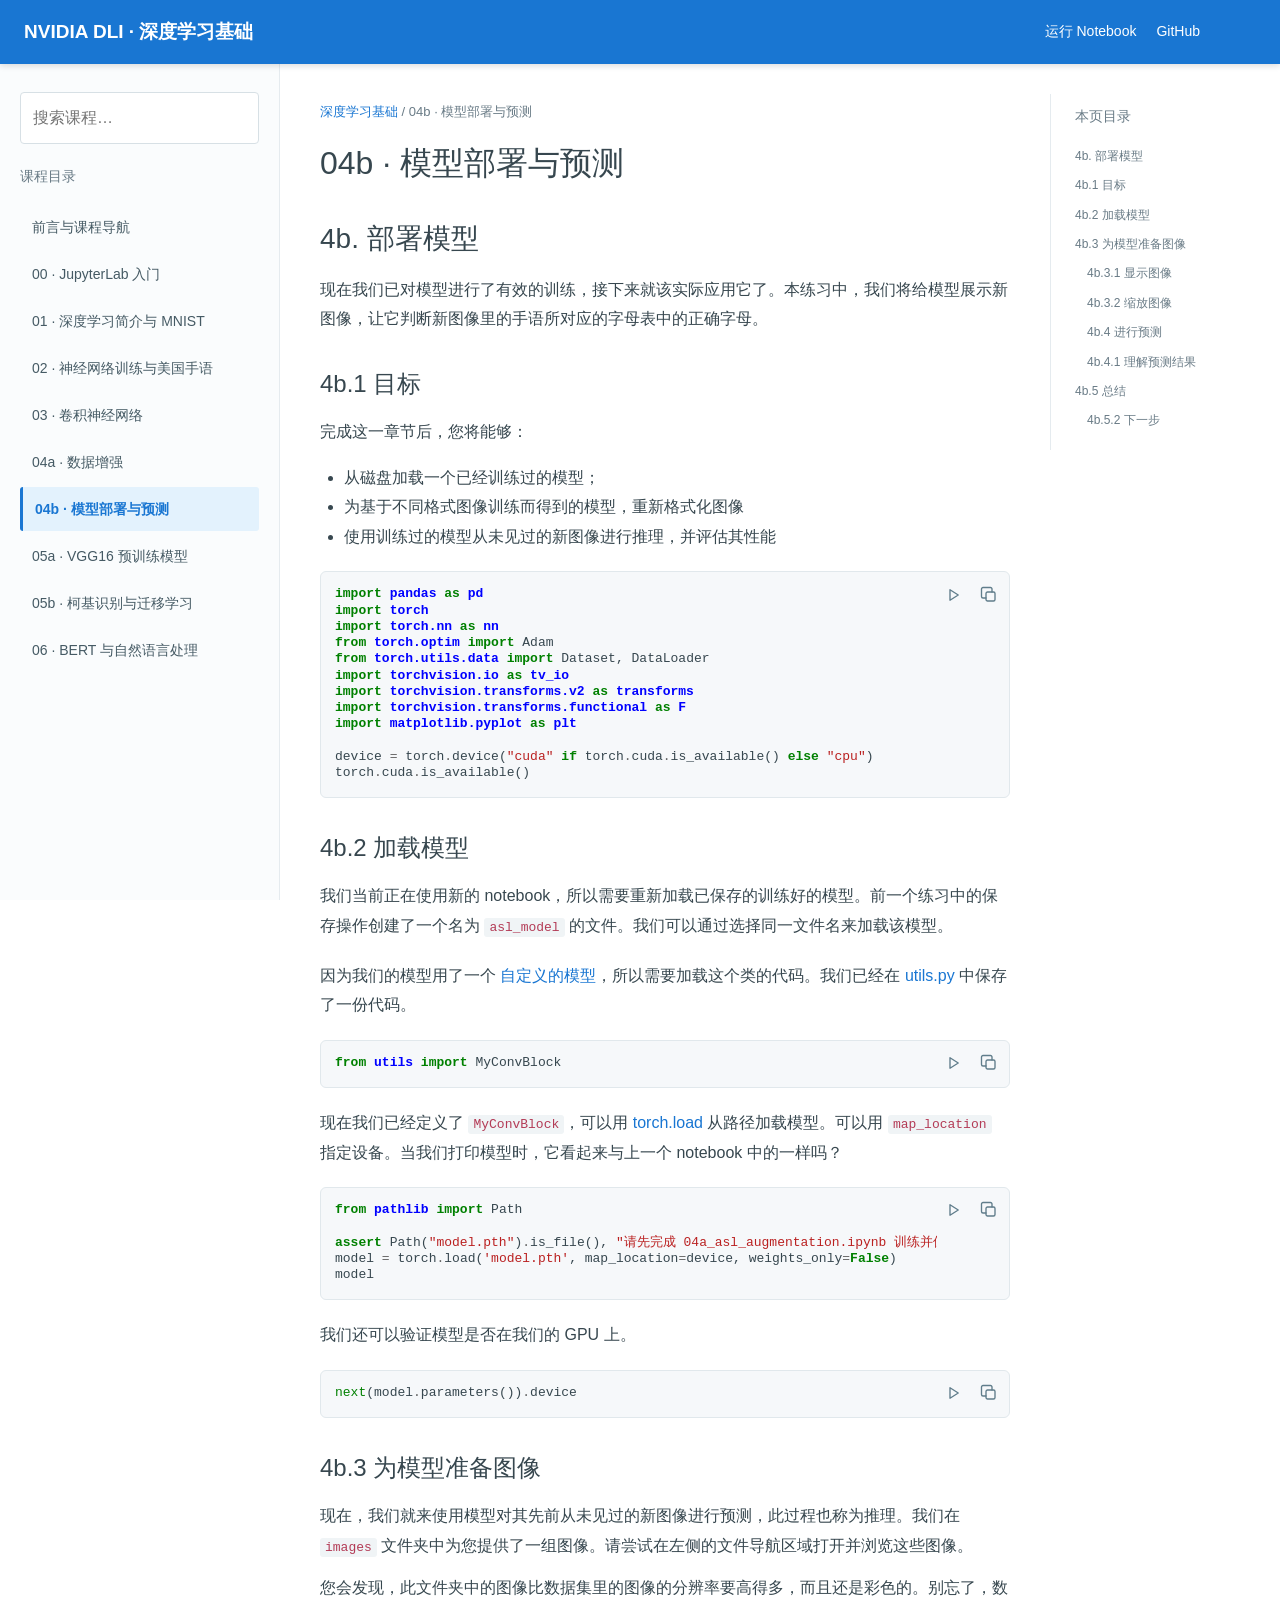
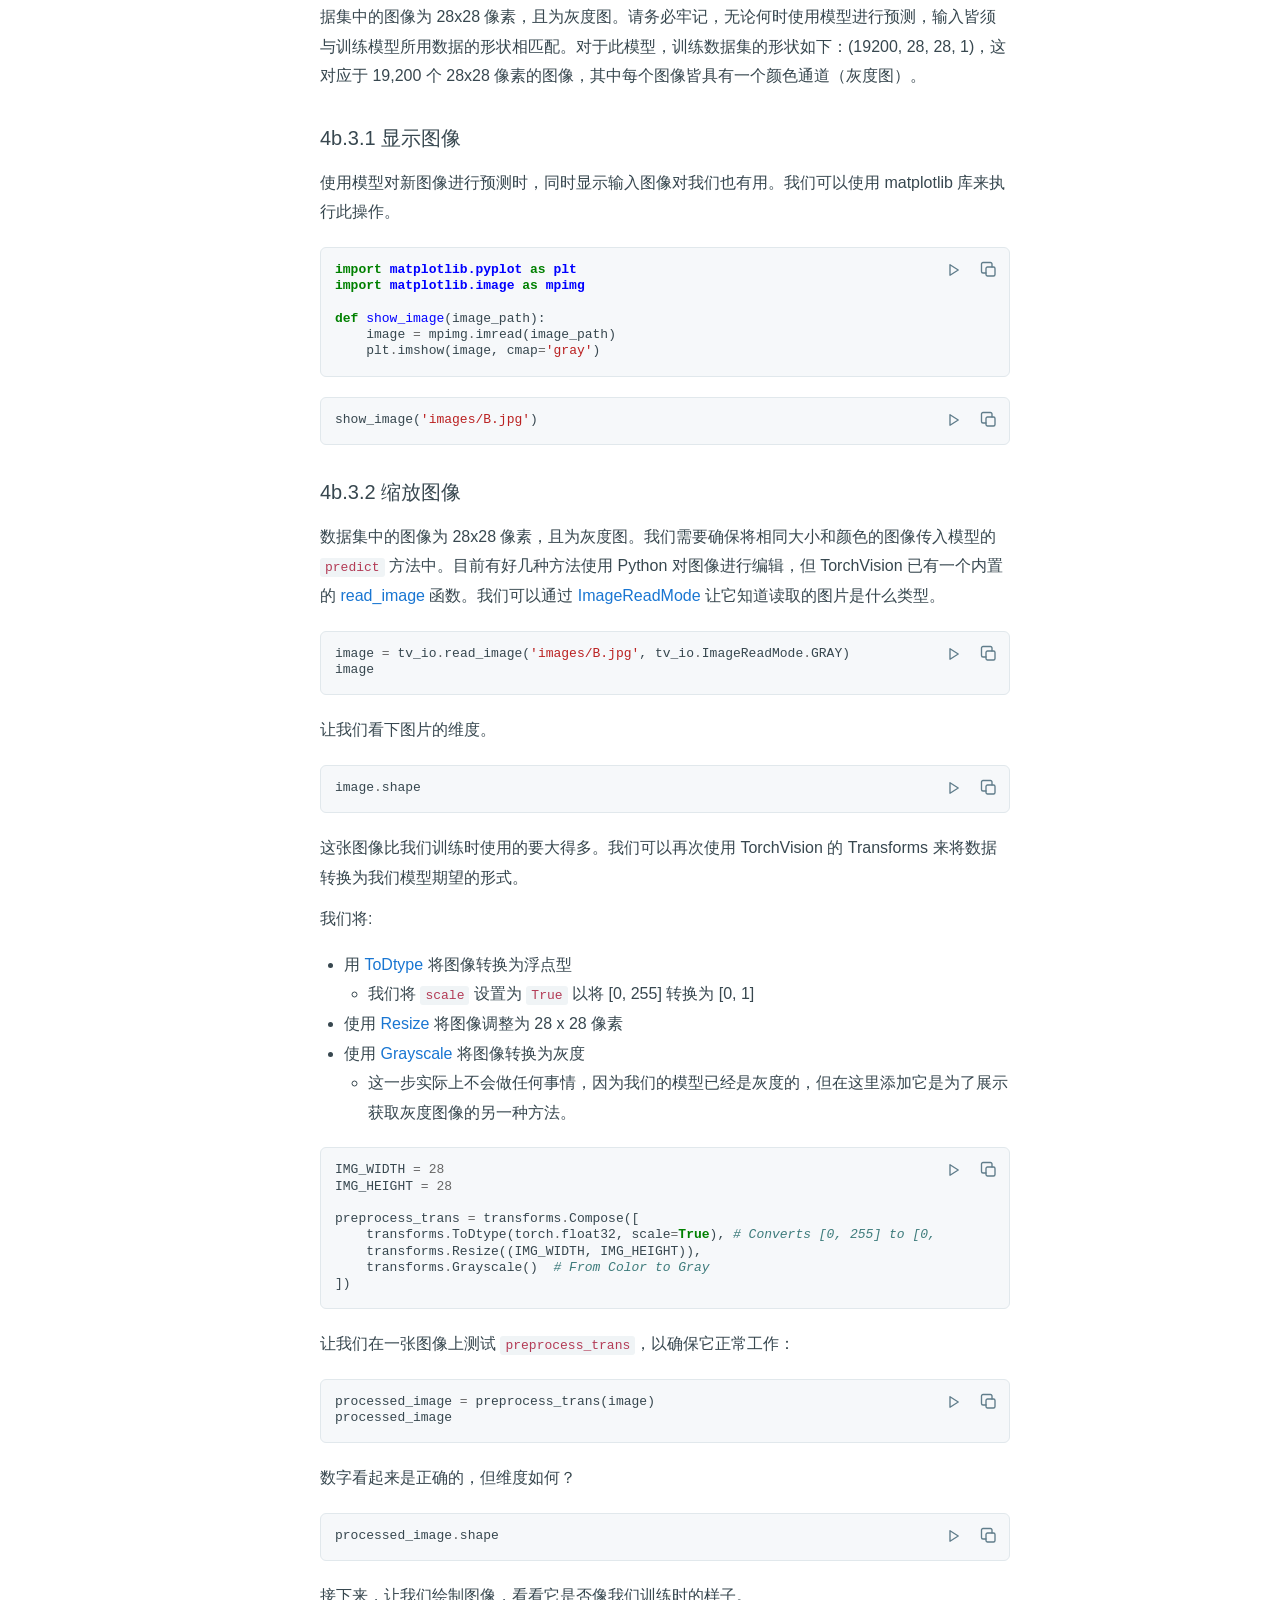
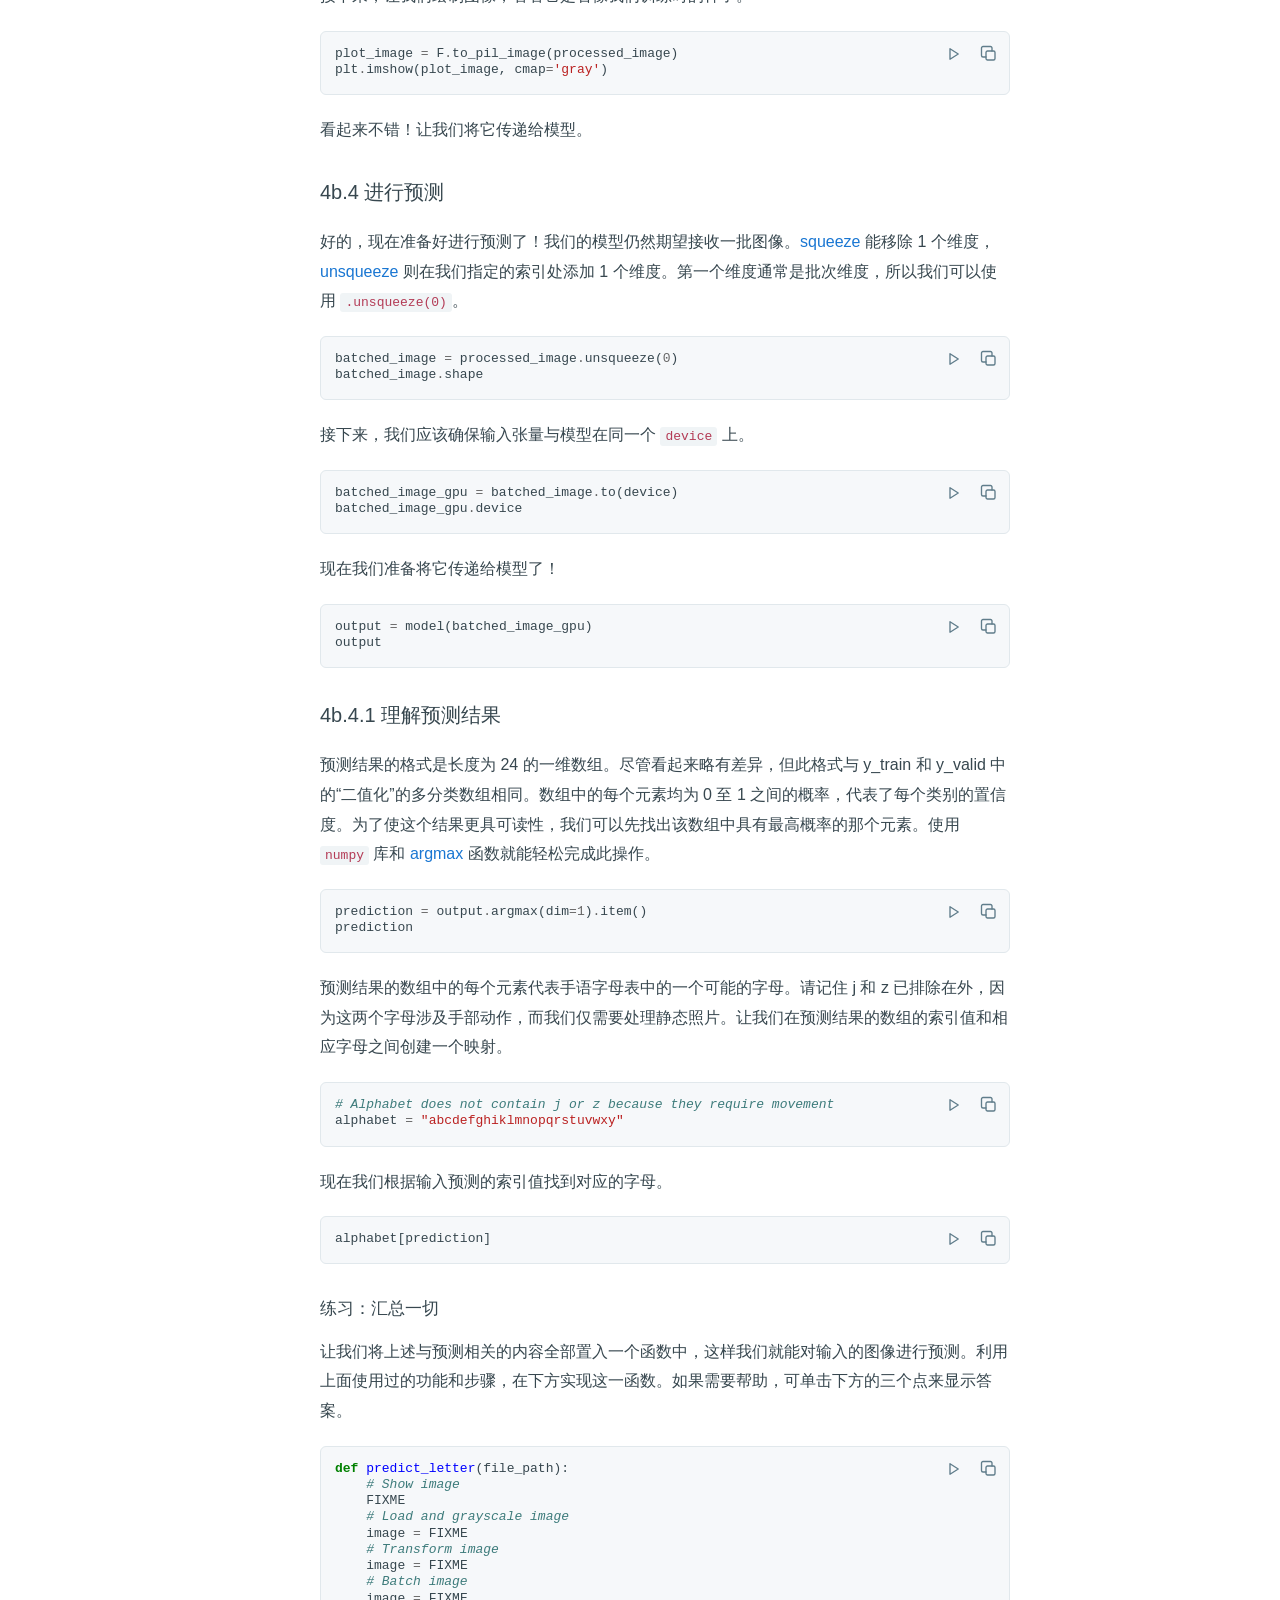
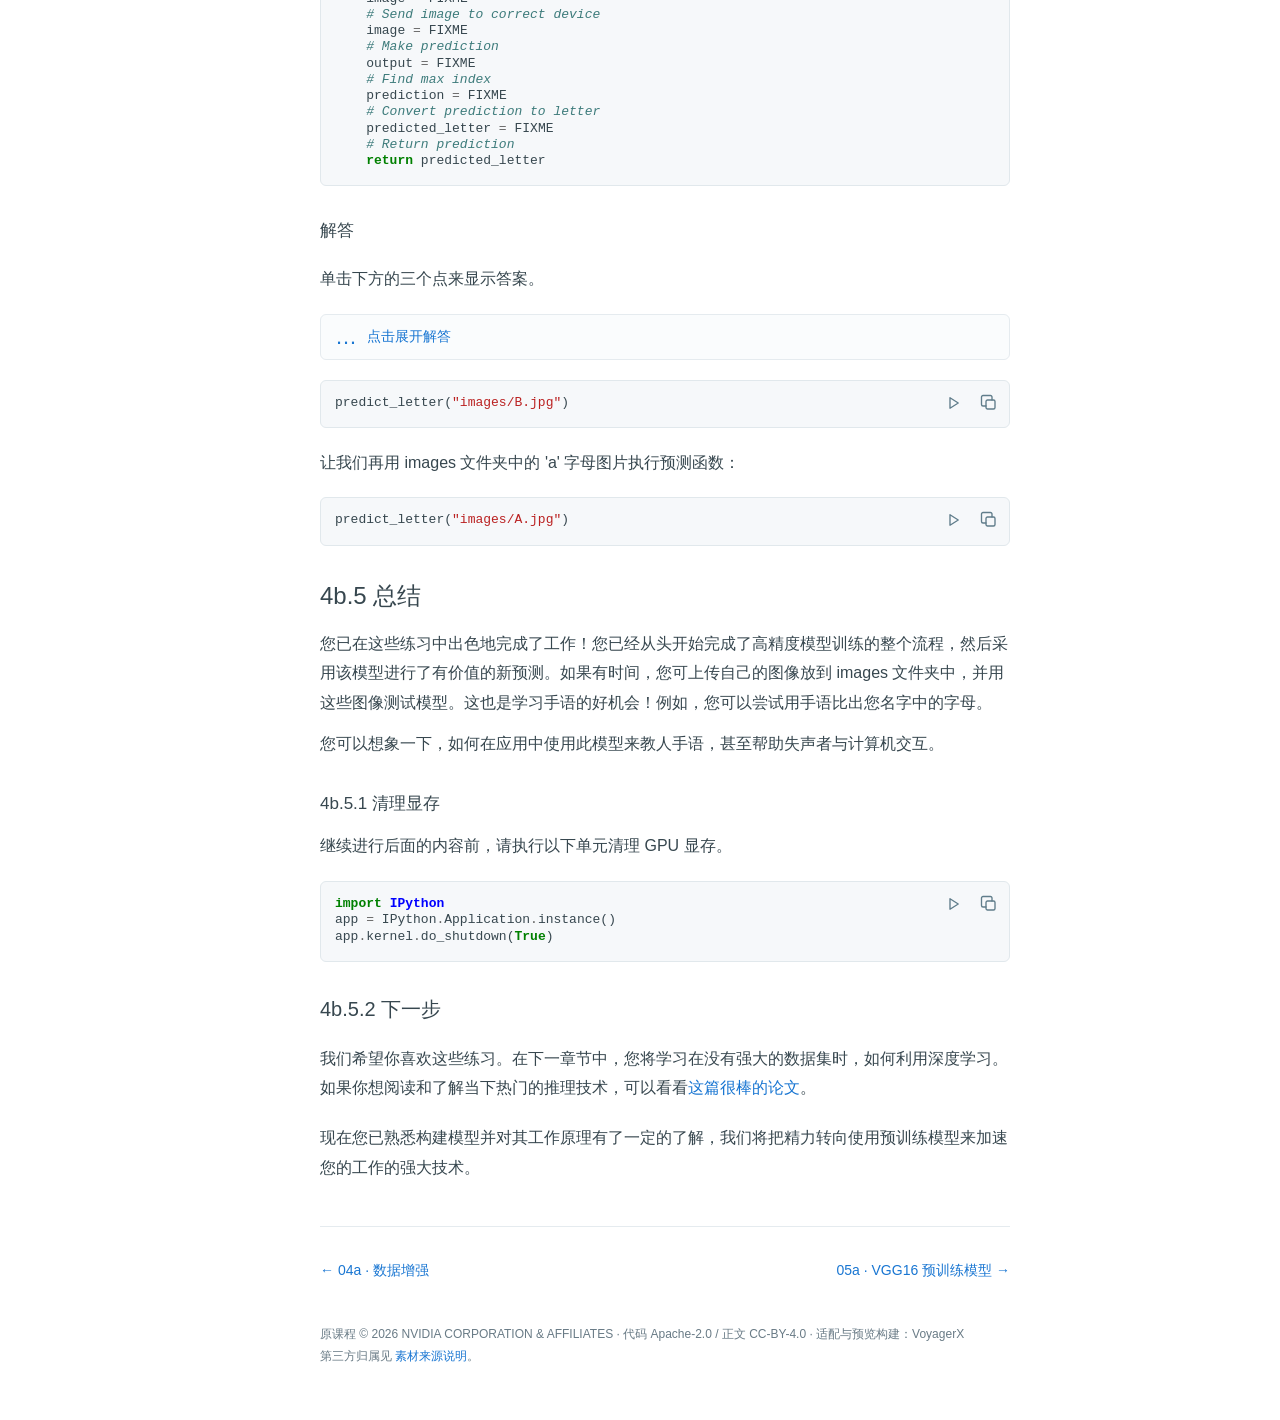
<file: course_content/html/04b_asl_predictions.html>
<!DOCTYPE html>

<html lang="zh-CN"><head><meta charset="utf-8"/><meta content="width=device-width,initial-scale=1" name="viewport"/><title>04b · 模型部署与预测 — NVIDIA DLI at ModelScope Notebook</title><link href="_static/style.css?v=df18e0d7cd28" rel="stylesheet"/>
<script>window.MathJax={tex:{inlineMath:[['$','$'],['\\(','\\)']],displayMath:[['$$','$$'],['\\[','\\]']] },options:{enableMenu:false},svg:{fontCache:'global'}};</script><script defer="" src="_static/mathjax.js"></script></head>
<body><header class="topbar"><button aria-expanded="false" aria-label="打开课程目录" class="menu">☰</button><a class="brand" href="index.html" rel="noopener noreferrer" target="_blank">NVIDIA DLI · 深度学习基础</a><nav aria-label="相关链接" class="toplinks"><a href="https://modelscope.cn/code/workspace?type=running&amp;gid=cb1503c2-1458-4f67-b9c3-bd505091cb47&amp;from=header" rel="noopener noreferrer" target="_blank">运行 Notebook</a><a href="https://github.com/VoyagerXvoyagerx/nvidia-dli-deep-learning-zh-modelscope" rel="noopener noreferrer" target="_blank">GitHub</a></nav></header>
<aside aria-label="课程目录" class="sidebar"><input aria-label="搜索课程" class="search" placeholder="搜索课程…" type="search"/><h2>课程目录</h2><ul class="chapters"><li><a class="" href="index.html" target="_self">前言与课程导航</a></li><li><a class="" href="00_jupyterlab.html" target="_self">00 · JupyterLab 入门</a></li><li><a class="" href="01_mnist.html" target="_self">01 · 深度学习简介与 MNIST</a></li><li><a class="" href="02_asl.html" target="_self">02 · 神经网络训练与美国手语</a></li><li><a class="" href="03_asl_cnn.html" target="_self">03 · 卷积神经网络</a></li><li><a class="" href="04a_asl_augmentation.html" target="_self">04a · 数据增强</a></li><li><a aria-current="page" class="active" href="04b_asl_predictions.html" target="_self">04b · 模型部署与预测</a></li><li><a class="" href="05a_doggy_door.html" target="_self">05a · VGG16 预训练模型</a></li><li><a class="" href="05b_corgi_door.html" target="_self">05b · 柯基识别与迁移学习</a></li><li><a class="" href="06_nlp.html" target="_self">06 · BERT 与自然语言处理</a></li></ul><p class="empty-search">没有匹配的课程</p></aside>
<main><div class="breadcrumb"><a href="index.html" rel="noopener noreferrer" target="_blank">深度学习基础</a> / 04b · 模型部署与预测</div><h1 class="page-title">04b · 模型部署与预测</h1><article class="notebook"><div class="cell border-box-sizing text_cell rendered" id="cell-id=61e9f4ec"><div class="inner_cell">
<div class="text_cell_render border-box-sizing rendered_html">
<h1 id="4b.-%E9%83%A8%E7%BD%B2%E6%A8%A1%E5%9E%8B">4b. 部署模型<a class="anchor-link" href="#4b.-%E9%83%A8%E7%BD%B2%E6%A8%A1%E5%9E%8B">¶</a></h1><p>现在我们已对模型进行了有效的训练，接下来就该实际应用它了。本练习中，我们将给模型展示新图像，让它判断新图像里的手语所对应的字母表中的正确字母。</p>
<h2 id="4b.1-%E7%9B%AE%E6%A0%87">4b.1 目标<a class="anchor-link" href="#4b.1-%E7%9B%AE%E6%A0%87">¶</a></h2><p>完成这一章节后，您将能够：</p>
<ul>
<li>从磁盘加载一个已经训练过的模型；</li>
<li>为基于不同格式图像训练而得到的模型，重新格式化图像</li>
<li>使用训练过的模型从未见过的新图像进行推理，并评估其性能</li>
</ul>
</div>
</div>
</div>
<div class="cell border-box-sizing code_cell rendered" id="cell-id=f40b5ac4">
<div class="input">
<div class="inner_cell">
<div class="input_area">
<div class="highlight hl-ipython3"><pre><span></span><span class="kn">import</span><span class="w"> </span><span class="nn">pandas</span><span class="w"> </span><span class="k">as</span><span class="w"> </span><span class="nn">pd</span>
<span class="kn">import</span><span class="w"> </span><span class="nn">torch</span>
<span class="kn">import</span><span class="w"> </span><span class="nn">torch.nn</span><span class="w"> </span><span class="k">as</span><span class="w"> </span><span class="nn">nn</span>
<span class="kn">from</span><span class="w"> </span><span class="nn">torch.optim</span><span class="w"> </span><span class="kn">import</span> <span class="n">Adam</span>
<span class="kn">from</span><span class="w"> </span><span class="nn">torch.utils.data</span><span class="w"> </span><span class="kn">import</span> <span class="n">Dataset</span><span class="p">,</span> <span class="n">DataLoader</span>
<span class="kn">import</span><span class="w"> </span><span class="nn">torchvision.io</span><span class="w"> </span><span class="k">as</span><span class="w"> </span><span class="nn">tv_io</span>
<span class="kn">import</span><span class="w"> </span><span class="nn">torchvision.transforms.v2</span><span class="w"> </span><span class="k">as</span><span class="w"> </span><span class="nn">transforms</span>
<span class="kn">import</span><span class="w"> </span><span class="nn">torchvision.transforms.functional</span><span class="w"> </span><span class="k">as</span><span class="w"> </span><span class="nn">F</span>
<span class="kn">import</span><span class="w"> </span><span class="nn">matplotlib.pyplot</span><span class="w"> </span><span class="k">as</span><span class="w"> </span><span class="nn">plt</span>

<span class="n">device</span> <span class="o">=</span> <span class="n">torch</span><span class="o">.</span><span class="n">device</span><span class="p">(</span><span class="s2">"cuda"</span> <span class="k">if</span> <span class="n">torch</span><span class="o">.</span><span class="n">cuda</span><span class="o">.</span><span class="n">is_available</span><span class="p">()</span> <span class="k">else</span> <span class="s2">"cpu"</span><span class="p">)</span>
<span class="n">torch</span><span class="o">.</span><span class="n">cuda</span><span class="o">.</span><span class="n">is_available</span><span class="p">()</span>
</pre></div>
</div>
</div>
</div>
</div>
<div class="cell border-box-sizing text_cell rendered" id="cell-id=c73beb7c"><div class="inner_cell">
<div class="text_cell_render border-box-sizing rendered_html">
<h2 id="4b.2-%E5%8A%A0%E8%BD%BD%E6%A8%A1%E5%9E%8B">4b.2 加载模型<a class="anchor-link" href="#4b.2-%E5%8A%A0%E8%BD%BD%E6%A8%A1%E5%9E%8B">¶</a></h2><p>我们当前正在使用新的 notebook，所以需要重新加载已保存的训练好的模型。前一个练习中的保存操作创建了一个名为 <code>asl_model</code> 的文件。我们可以通过选择同一文件名来加载该模型。</p>
</div>
</div>
</div>
<div class="cell border-box-sizing text_cell rendered" id="cell-id=2e67038f"><div class="inner_cell">
<div class="text_cell_render border-box-sizing rendered_html">
<p>因为我们的模型用了一个 <a href="https://pytorch.org/tutorials/beginner/examples_nn/two_layer_net_module.html" rel="noopener noreferrer" target="_blank">自定义的模型</a>，所以需要加载这个类的代码。我们已经在 <a href="https://github.com/VoyagerXvoyagerx/nvidia-dli-deep-learning-zh-modelscope/blob/main/course_content/tutorials/uitls.py" rel="noopener noreferrer" target="_blank">utils.py</a> 中保存了一份代码。</p>
</div>
</div>
</div>
<div class="cell border-box-sizing code_cell rendered" id="cell-id=429fee79">
<div class="input">
<div class="inner_cell">
<div class="input_area">
<div class="highlight hl-ipython3"><pre><span></span><span class="kn">from</span><span class="w"> </span><span class="nn">utils</span><span class="w"> </span><span class="kn">import</span> <span class="n">MyConvBlock</span>
</pre></div>
</div>
</div>
</div>
</div>
<div class="cell border-box-sizing text_cell rendered" id="cell-id=6c92dff2"><div class="inner_cell">
<div class="text_cell_render border-box-sizing rendered_html">
<p>现在我们已经定义了 <code>MyConvBlock</code>，可以用 <a href="https://pytorch.org/docs/stable/generated/torch.load.html" rel="noopener noreferrer" target="_blank">torch.load</a> 从路径加载模型。可以用 <code>map_location</code> 指定设备。当我们打印模型时，它看起来与上一个 notebook 中的一样吗？</p>
</div>
</div>
</div>
<div class="cell border-box-sizing code_cell rendered" id="cell-id=9a651ddf">
<div class="input">
<div class="inner_cell">
<div class="input_area">
<div class="highlight hl-ipython3"><pre><span></span><span class="kn">from</span><span class="w"> </span><span class="nn">pathlib</span><span class="w"> </span><span class="kn">import</span> <span class="n">Path</span>

<span class="k">assert</span> <span class="n">Path</span><span class="p">(</span><span class="s2">"model.pth"</span><span class="p">)</span><span class="o">.</span><span class="n">is_file</span><span class="p">(),</span> <span class="s2">"请先完成 04a_asl_augmentation.ipynb 训练并保存 model.pth"</span>
<span class="n">model</span> <span class="o">=</span> <span class="n">torch</span><span class="o">.</span><span class="n">load</span><span class="p">(</span><span class="s1">'model.pth'</span><span class="p">,</span> <span class="n">map_location</span><span class="o">=</span><span class="n">device</span><span class="p">,</span> <span class="n">weights_only</span><span class="o">=</span><span class="kc">False</span><span class="p">)</span>
<span class="n">model</span>
</pre></div>
</div>
</div>
</div>
</div>
<div class="cell border-box-sizing text_cell rendered" id="cell-id=deb24724"><div class="inner_cell">
<div class="text_cell_render border-box-sizing rendered_html">
<p>我们还可以验证模型是否在我们的 GPU 上。</p>
</div>
</div>
</div>
<div class="cell border-box-sizing code_cell rendered" id="cell-id=c82955db">
<div class="input">
<div class="inner_cell">
<div class="input_area">
<div class="highlight hl-ipython3"><pre><span></span><span class="nb">next</span><span class="p">(</span><span class="n">model</span><span class="o">.</span><span class="n">parameters</span><span class="p">())</span><span class="o">.</span><span class="n">device</span>
</pre></div>
</div>
</div>
</div>
</div>
<div class="cell border-box-sizing text_cell rendered" id="cell-id=aae2c70c"><div class="inner_cell">
<div class="text_cell_render border-box-sizing rendered_html">
<h2 id="4b.3-%E4%B8%BA%E6%A8%A1%E5%9E%8B%E5%87%86%E5%A4%87%E5%9B%BE%E5%83%8F">4b.3 为模型准备图像<a class="anchor-link" href="#4b.3-%E4%B8%BA%E6%A8%A1%E5%9E%8B%E5%87%86%E5%A4%87%E5%9B%BE%E5%83%8F">¶</a></h2><p>现在，我们就来使用模型对其先前从未见过的新图像进行预测，此过程也称为推理。我们在 <code>images</code> 文件夹中为您提供了一组图像。请尝试在左侧的文件导航区域打开并浏览这些图像。</p>
<p>您会发现，此文件夹中的图像比数据集里的图像的分辨率要高得多，而且还是彩色的。别忘了，数据集中的图像为 28x28 像素，且为灰度图。请务必牢记，无论何时使用模型进行预测，输入皆须与训练模型所用数据的形状相匹配。对于此模型，训练数据集的形状如下：(19200, 28, 28, 1)，这对应于 19,200 个 28x28 像素的图像，其中每个图像皆具有一个颜色通道（灰度图）。</p>
</div>
</div>
</div>
<div class="cell border-box-sizing text_cell rendered" id="cell-id=d8a17b0e"><div class="inner_cell">
<div class="text_cell_render border-box-sizing rendered_html">
<h3 id="4b.3.1-%E6%98%BE%E7%A4%BA%E5%9B%BE%E5%83%8F">4b.3.1 显示图像<a class="anchor-link" href="#4b.3.1-%E6%98%BE%E7%A4%BA%E5%9B%BE%E5%83%8F">¶</a></h3><p>使用模型对新图像进行预测时，同时显示输入图像对我们也有用。我们可以使用 matplotlib 库来执行此操作。</p>
</div>
</div>
</div>
<div class="cell border-box-sizing code_cell rendered" id="cell-id=d331a1f5">
<div class="input">
<div class="inner_cell">
<div class="input_area">
<div class="highlight hl-ipython3"><pre><span></span><span class="kn">import</span><span class="w"> </span><span class="nn">matplotlib.pyplot</span><span class="w"> </span><span class="k">as</span><span class="w"> </span><span class="nn">plt</span>
<span class="kn">import</span><span class="w"> </span><span class="nn">matplotlib.image</span><span class="w"> </span><span class="k">as</span><span class="w"> </span><span class="nn">mpimg</span>

<span class="k">def</span><span class="w"> </span><span class="nf">show_image</span><span class="p">(</span><span class="n">image_path</span><span class="p">):</span>
    <span class="n">image</span> <span class="o">=</span> <span class="n">mpimg</span><span class="o">.</span><span class="n">imread</span><span class="p">(</span><span class="n">image_path</span><span class="p">)</span>
    <span class="n">plt</span><span class="o">.</span><span class="n">imshow</span><span class="p">(</span><span class="n">image</span><span class="p">,</span> <span class="n">cmap</span><span class="o">=</span><span class="s1">'gray'</span><span class="p">)</span>
</pre></div>
</div>
</div>
</div>
</div>
<div class="cell border-box-sizing code_cell rendered" id="cell-id=864218f0">
<div class="input">
<div class="inner_cell">
<div class="input_area">
<div class="highlight hl-ipython3"><pre><span></span><span class="n">show_image</span><span class="p">(</span><span class="s1">'images/B.jpg'</span><span class="p">)</span>
</pre></div>
</div>
</div>
</div>
</div>
<div class="cell border-box-sizing text_cell rendered" id="cell-id=03546d88"><div class="inner_cell">
<div class="text_cell_render border-box-sizing rendered_html">
<h3 id="4b.3.2-%E7%BC%A9%E6%94%BE%E5%9B%BE%E5%83%8F">4b.3.2 缩放图像<a class="anchor-link" href="#4b.3.2-%E7%BC%A9%E6%94%BE%E5%9B%BE%E5%83%8F">¶</a></h3><p>数据集中的图像为 28x28 像素，且为灰度图。我们需要确保将相同大小和颜色的图像传入模型的 <code>predict</code> 方法中。目前有好几种方法使用 Python 对图像进行编辑，但 TorchVision 已有一个内置的 <a href="https://pytorch.org/vision/stable/generated/torchvision.io.read_image.html" rel="noopener noreferrer" target="_blank">read_image</a> 函数。我们可以通过 <a href="https://pytorch.org/vision/stable/generated/torchvision.io.ImageReadMode.html#torchvision.io.ImageReadMode" rel="noopener noreferrer" target="_blank">ImageReadMode</a> 让它知道读取的图片是什么类型。</p>
</div>
</div>
</div>
<div class="cell border-box-sizing code_cell rendered" id="cell-id=69f58ca4">
<div class="input">
<div class="inner_cell">
<div class="input_area">
<div class="highlight hl-ipython3"><pre><span></span><span class="n">image</span> <span class="o">=</span> <span class="n">tv_io</span><span class="o">.</span><span class="n">read_image</span><span class="p">(</span><span class="s1">'images/B.jpg'</span><span class="p">,</span> <span class="n">tv_io</span><span class="o">.</span><span class="n">ImageReadMode</span><span class="o">.</span><span class="n">GRAY</span><span class="p">)</span>
<span class="n">image</span>
</pre></div>
</div>
</div>
</div>
</div>
<div class="cell border-box-sizing text_cell rendered" id="cell-id=b1e13dbb"><div class="inner_cell">
<div class="text_cell_render border-box-sizing rendered_html">
<p>让我们看下图片的维度。</p>
</div>
</div>
</div>
<div class="cell border-box-sizing code_cell rendered" id="cell-id=8aa2a0d1">
<div class="input">
<div class="inner_cell">
<div class="input_area">
<div class="highlight hl-ipython3"><pre><span></span><span class="n">image</span><span class="o">.</span><span class="n">shape</span>
</pre></div>
</div>
</div>
</div>
</div>
<div class="cell border-box-sizing text_cell rendered" id="cell-id=94840ac5"><div class="inner_cell">
<div class="text_cell_render border-box-sizing rendered_html">
<p>这张图像比我们训练时使用的要大得多。我们可以再次使用 TorchVision 的 Transforms 来将数据转换为我们模型期望的形式。</p>
<p>我们将:</p>
<ul>
<li>用 <a href="https://pytorch.org/vision/stable/generated/torchvision.transforms.v2.ToDtype.html" rel="noopener noreferrer" target="_blank">ToDtype</a> 将图像转换为浮点型<ul>
<li>我们将 <code>scale</code> 设置为 <code>True</code> 以将 [0, 255] 转换为 [0, 1]</li>
</ul>
</li>
<li>使用 <a href="https://pytorch.org/vision/stable/generated/torchvision.transforms.v2.Resize.html#torchvision.transforms.v2.Resize" rel="noopener noreferrer" target="_blank">Resize</a> 将图像调整为 28 x 28 像素</li>
<li>使用 <a href="https://pytorch.org/vision/stable/generated/torchvision.transforms.v2.Grayscale.html#torchvision.transforms.v2.Grayscale" rel="noopener noreferrer" target="_blank">Grayscale</a> 将图像转换为灰度<ul>
<li>这一步实际上不会做任何事情，因为我们的模型已经是灰度的，但在这里添加它是为了展示获取灰度图像的另一种方法。</li>
</ul>
</li>
</ul>
</div>
</div>
</div>
<div class="cell border-box-sizing code_cell rendered" id="cell-id=62261c66">
<div class="input">
<div class="inner_cell">
<div class="input_area">
<div class="highlight hl-ipython3"><pre><span></span><span class="n">IMG_WIDTH</span> <span class="o">=</span> <span class="mi">28</span>
<span class="n">IMG_HEIGHT</span> <span class="o">=</span> <span class="mi">28</span>

<span class="n">preprocess_trans</span> <span class="o">=</span> <span class="n">transforms</span><span class="o">.</span><span class="n">Compose</span><span class="p">([</span>
    <span class="n">transforms</span><span class="o">.</span><span class="n">ToDtype</span><span class="p">(</span><span class="n">torch</span><span class="o">.</span><span class="n">float32</span><span class="p">,</span> <span class="n">scale</span><span class="o">=</span><span class="kc">True</span><span class="p">),</span> <span class="c1"># Converts [0, 255] to [0, 1]</span>
    <span class="n">transforms</span><span class="o">.</span><span class="n">Resize</span><span class="p">((</span><span class="n">IMG_WIDTH</span><span class="p">,</span> <span class="n">IMG_HEIGHT</span><span class="p">)),</span>
    <span class="n">transforms</span><span class="o">.</span><span class="n">Grayscale</span><span class="p">()</span>  <span class="c1"># From Color to Gray</span>
<span class="p">])</span>
</pre></div>
</div>
</div>
</div>
</div>
<div class="cell border-box-sizing text_cell rendered" id="cell-id=882f49f3"><div class="inner_cell">
<div class="text_cell_render border-box-sizing rendered_html">
<p>让我们在一张图像上测试 <code>preprocess_trans</code>，以确保它正常工作：</p>
</div>
</div>
</div>
<div class="cell border-box-sizing code_cell rendered" id="cell-id=be9ab387">
<div class="input">
<div class="inner_cell">
<div class="input_area">
<div class="highlight hl-ipython3"><pre><span></span><span class="n">processed_image</span> <span class="o">=</span> <span class="n">preprocess_trans</span><span class="p">(</span><span class="n">image</span><span class="p">)</span>
<span class="n">processed_image</span>
</pre></div>
</div>
</div>
</div>
</div>
<div class="cell border-box-sizing text_cell rendered" id="cell-id=098d0d39"><div class="inner_cell">
<div class="text_cell_render border-box-sizing rendered_html">
<p>数字看起来是正确的，但维度如何？</p>
</div>
</div>
</div>
<div class="cell border-box-sizing code_cell rendered" id="cell-id=bed476ed">
<div class="input">
<div class="inner_cell">
<div class="input_area">
<div class="highlight hl-ipython3"><pre><span></span><span class="n">processed_image</span><span class="o">.</span><span class="n">shape</span>
</pre></div>
</div>
</div>
</div>
</div>
<div class="cell border-box-sizing text_cell rendered" id="cell-id=f4a866fd"><div class="inner_cell">
<div class="text_cell_render border-box-sizing rendered_html">
<p>接下来，让我们绘制图像，看看它是否像我们训练时的样子。</p>
</div>
</div>
</div>
<div class="cell border-box-sizing code_cell rendered" id="cell-id=81ae3deb">
<div class="input">
<div class="inner_cell">
<div class="input_area">
<div class="highlight hl-ipython3"><pre><span></span><span class="n">plot_image</span> <span class="o">=</span> <span class="n">F</span><span class="o">.</span><span class="n">to_pil_image</span><span class="p">(</span><span class="n">processed_image</span><span class="p">)</span>
<span class="n">plt</span><span class="o">.</span><span class="n">imshow</span><span class="p">(</span><span class="n">plot_image</span><span class="p">,</span> <span class="n">cmap</span><span class="o">=</span><span class="s1">'gray'</span><span class="p">)</span>
</pre></div>
</div>
</div>
</div>
</div>
<div class="cell border-box-sizing text_cell rendered" id="cell-id=256dc329"><div class="inner_cell">
<div class="text_cell_render border-box-sizing rendered_html">
<p>看起来不错！让我们将它传递给模型。</p>
</div>
</div>
</div>
<div class="cell border-box-sizing text_cell rendered" id="cell-id=c8b09166"><div class="inner_cell">
<div class="text_cell_render border-box-sizing rendered_html">
<h3 id="4b.4-%E8%BF%9B%E8%A1%8C%E9%A2%84%E6%B5%8B">4b.4 进行预测<a class="anchor-link" href="#4b.4-%E8%BF%9B%E8%A1%8C%E9%A2%84%E6%B5%8B">¶</a></h3>
</div>
</div>
</div>
<div class="cell border-box-sizing text_cell rendered" id="cell-id=1f54cb19"><div class="inner_cell">
<div class="text_cell_render border-box-sizing rendered_html">
<p>好的，现在准备好进行预测了！我们的模型仍然期望接收一批图像。<a href="https://pytorch.org/docs/stable/generated/torch.squeeze.htmlhttps://pytorch.org/docs/stable/generated/torch.squeeze.html" rel="noopener noreferrer" target="_blank">squeeze</a> 能移除 1 个维度，<a href="https://pytorch.org/docs/stable/generated/torch.unsqueeze.htmlhttps://pytorch.org/docs/stable/generated/torch.unsqueeze.html" rel="noopener noreferrer" target="_blank">unsqueeze</a> 则在我们指定的索引处添加 1 个维度。第一个维度通常是批次维度，所以我们可以使用 <code>.unsqueeze(0)</code>。</p>
</div>
</div>
</div>
<div class="cell border-box-sizing code_cell rendered" id="cell-id=5134cfb0">
<div class="input">
<div class="inner_cell">
<div class="input_area">
<div class="highlight hl-ipython3"><pre><span></span><span class="n">batched_image</span> <span class="o">=</span> <span class="n">processed_image</span><span class="o">.</span><span class="n">unsqueeze</span><span class="p">(</span><span class="mi">0</span><span class="p">)</span>
<span class="n">batched_image</span><span class="o">.</span><span class="n">shape</span>
</pre></div>
</div>
</div>
</div>
</div>
<div class="cell border-box-sizing text_cell rendered" id="cell-id=836b0375"><div class="inner_cell">
<div class="text_cell_render border-box-sizing rendered_html">
<p>接下来，我们应该确保输入张量与模型在同一个 <code>device</code> 上。</p>
</div>
</div>
</div>
<div class="cell border-box-sizing code_cell rendered" id="cell-id=edf9b87e">
<div class="input">
<div class="inner_cell">
<div class="input_area">
<div class="highlight hl-ipython3"><pre><span></span><span class="n">batched_image_gpu</span> <span class="o">=</span> <span class="n">batched_image</span><span class="o">.</span><span class="n">to</span><span class="p">(</span><span class="n">device</span><span class="p">)</span>
<span class="n">batched_image_gpu</span><span class="o">.</span><span class="n">device</span>
</pre></div>
</div>
</div>
</div>
</div>
<div class="cell border-box-sizing text_cell rendered" id="cell-id=3c7c3193"><div class="inner_cell">
<div class="text_cell_render border-box-sizing rendered_html">
<p>现在我们准备将它传递给模型了！</p>
</div>
</div>
</div>
<div class="cell border-box-sizing code_cell rendered" id="cell-id=460a3de1">
<div class="input">
<div class="inner_cell">
<div class="input_area">
<div class="highlight hl-ipython3"><pre><span></span><span class="n">output</span> <span class="o">=</span> <span class="n">model</span><span class="p">(</span><span class="n">batched_image_gpu</span><span class="p">)</span>
<span class="n">output</span>
</pre></div>
</div>
</div>
</div>
</div>
<div class="cell border-box-sizing text_cell rendered" id="cell-id=3a42174c"><div class="inner_cell">
<div class="text_cell_render border-box-sizing rendered_html">
<h3 id="4b.4.1-%E7%90%86%E8%A7%A3%E9%A2%84%E6%B5%8B%E7%BB%93%E6%9E%9C">4b.4.1 理解预测结果<a class="anchor-link" href="#4b.4.1-%E7%90%86%E8%A7%A3%E9%A2%84%E6%B5%8B%E7%BB%93%E6%9E%9C">¶</a></h3>
</div>
</div>
</div>
<div class="cell border-box-sizing text_cell rendered" id="cell-id=41035ef8"><div class="inner_cell">
<div class="text_cell_render border-box-sizing rendered_html">
<p>预测结果的格式是长度为 24 的一维数组。尽管看起来略有差异，但此格式与 y_train 和 y_valid 中的“二值化”的多分类数组相同。数组中的每个元素均为 0 至 1 之间的概率，代表了每个类别的置信度。为了使这个结果更具可读性，我们可以先找出该数组中具有最高概率的那个元素。使用 <code>numpy</code> 库和 <a href="https://numpy.org/doc/stable/reference/generated/numpy.argmax.html" rel="noopener noreferrer" target="_blank">argmax</a> 函数就能轻松完成此操作。</p>
</div>
</div>
</div>
<div class="cell border-box-sizing code_cell rendered" id="cell-id=99128298">
<div class="input">
<div class="inner_cell">
<div class="input_area">
<div class="highlight hl-ipython3"><pre><span></span><span class="n">prediction</span> <span class="o">=</span> <span class="n">output</span><span class="o">.</span><span class="n">argmax</span><span class="p">(</span><span class="n">dim</span><span class="o">=</span><span class="mi">1</span><span class="p">)</span><span class="o">.</span><span class="n">item</span><span class="p">()</span>
<span class="n">prediction</span>
</pre></div>
</div>
</div>
</div>
</div>
<div class="cell border-box-sizing text_cell rendered" id="cell-id=d76114eb"><div class="inner_cell">
<div class="text_cell_render border-box-sizing rendered_html">
<p>预测结果的数组中的每个元素代表手语字母表中的一个可能的字母。请记住 j 和 z 已排除在外，因为这两个字母涉及手部动作，而我们仅需要处理静态照片。让我们在预测结果的数组的索引值和相应字母之间创建一个映射。</p>
</div>
</div>
</div>
<div class="cell border-box-sizing code_cell rendered" id="cell-id=36988105">
<div class="input">
<div class="inner_cell">
<div class="input_area">
<div class="highlight hl-ipython3"><pre><span></span><span class="c1"># Alphabet does not contain j or z because they require movement</span>
<span class="n">alphabet</span> <span class="o">=</span> <span class="s2">"abcdefghiklmnopqrstuvwxy"</span>
</pre></div>
</div>
</div>
</div>
</div>
<div class="cell border-box-sizing text_cell rendered" id="cell-id=4be31dab"><div class="inner_cell">
<div class="text_cell_render border-box-sizing rendered_html">
<p>现在我们根据输入预测的索引值找到对应的字母。</p>
</div>
</div>
</div>
<div class="cell border-box-sizing code_cell rendered" id="cell-id=885dec52">
<div class="input">
<div class="inner_cell">
<div class="input_area">
<div class="highlight hl-ipython3"><pre><span></span><span class="n">alphabet</span><span class="p">[</span><span class="n">prediction</span><span class="p">]</span>
</pre></div>
</div>
</div>
</div>
</div>
<div class="cell border-box-sizing text_cell rendered" id="cell-id=6fab231a"><div class="inner_cell">
<div class="text_cell_render border-box-sizing rendered_html">
<h4 id="%E7%BB%83%E4%B9%A0%EF%BC%9A%E6%B1%87%E6%80%BB%E4%B8%80%E5%88%87">练习：汇总一切<a class="anchor-link" href="#%E7%BB%83%E4%B9%A0%EF%BC%9A%E6%B1%87%E6%80%BB%E4%B8%80%E5%88%87">¶</a></h4><p>让我们将上述与预测相关的内容全部置入一个函数中，这样我们就能对输入的图像进行预测。利用上面使用过的功能和步骤，在下方实现这一函数。如果需要帮助，可单击下方的三个点来显示答案。</p>
</div>
</div>
</div>
<div class="cell border-box-sizing code_cell rendered" id="cell-id=9d93d115">
<div class="input">
<div class="inner_cell">
<div class="input_area">
<div class="highlight hl-ipython3"><pre><span></span><span class="k">def</span><span class="w"> </span><span class="nf">predict_letter</span><span class="p">(</span><span class="n">file_path</span><span class="p">):</span>
    <span class="c1"># Show image</span>
    <span class="n">FIXME</span>
    <span class="c1"># Load and grayscale image</span>
    <span class="n">image</span> <span class="o">=</span> <span class="n">FIXME</span>
    <span class="c1"># Transform image</span>
    <span class="n">image</span> <span class="o">=</span> <span class="n">FIXME</span>
    <span class="c1"># Batch image</span>
    <span class="n">image</span> <span class="o">=</span> <span class="n">FIXME</span>
    <span class="c1"># Send image to correct device</span>
    <span class="n">image</span> <span class="o">=</span> <span class="n">FIXME</span>
    <span class="c1"># Make prediction</span>
    <span class="n">output</span> <span class="o">=</span> <span class="n">FIXME</span>
    <span class="c1"># Find max index</span>
    <span class="n">prediction</span> <span class="o">=</span> <span class="n">FIXME</span>
    <span class="c1"># Convert prediction to letter</span>
    <span class="n">predicted_letter</span> <span class="o">=</span> <span class="n">FIXME</span>
    <span class="c1"># Return prediction</span>
    <span class="k">return</span> <span class="n">predicted_letter</span>
</pre></div>
</div>
</div>
</div>
</div>
<div class="cell border-box-sizing text_cell rendered" id="cell-id=5568b547"><div class="inner_cell">
<div class="text_cell_render border-box-sizing rendered_html">
<h4 id="%E8%A7%A3%E7%AD%94">解答<a class="anchor-link" href="#%E8%A7%A3%E7%AD%94">¶</a></h4>
</div>
</div>
</div>
<div class="cell border-box-sizing text_cell rendered" id="cell-id=bf471017"><div class="inner_cell">
<div class="text_cell_render border-box-sizing rendered_html">
<p>单击下方的三个点来显示答案。</p>
</div>
</div>
</div>
<details class="solution" data-solution-cells="1108bf8b"><summary><span aria-hidden="true" class="solution-dots">…</span><span class="solution-show">点击展开解答</span><span class="solution-hide">点击收起解答</span></summary><div class="solution-content"><div class="cell border-box-sizing code_cell rendered" id="cell-id=1108bf8b">
<div class="input">
<div class="inner_cell">
<div class="input_area">
<div class="highlight hl-ipython3"><pre><span></span><span class="c1"># SOLUTION</span>
<span class="k">def</span><span class="w"> </span><span class="nf">predict_letter</span><span class="p">(</span><span class="n">file_path</span><span class="p">):</span>
    <span class="n">show_image</span><span class="p">(</span><span class="n">file_path</span><span class="p">)</span>
    <span class="n">image</span> <span class="o">=</span> <span class="n">tv_io</span><span class="o">.</span><span class="n">read_image</span><span class="p">(</span><span class="n">file_path</span><span class="p">,</span> <span class="n">tv_io</span><span class="o">.</span><span class="n">ImageReadMode</span><span class="o">.</span><span class="n">GRAY</span><span class="p">)</span>
    <span class="n">image</span> <span class="o">=</span> <span class="n">preprocess_trans</span><span class="p">(</span><span class="n">image</span><span class="p">)</span>
    <span class="n">image</span> <span class="o">=</span> <span class="n">image</span><span class="o">.</span><span class="n">unsqueeze</span><span class="p">(</span><span class="mi">0</span><span class="p">)</span>
    <span class="n">image</span> <span class="o">=</span> <span class="n">image</span><span class="o">.</span><span class="n">to</span><span class="p">(</span><span class="n">device</span><span class="p">)</span>
    <span class="n">output</span> <span class="o">=</span> <span class="n">model</span><span class="p">(</span><span class="n">image</span><span class="p">)</span>
    <span class="n">prediction</span> <span class="o">=</span> <span class="n">output</span><span class="o">.</span><span class="n">argmax</span><span class="p">(</span><span class="n">dim</span><span class="o">=</span><span class="mi">1</span><span class="p">)</span><span class="o">.</span><span class="n">item</span><span class="p">()</span>
    <span class="c1"># convert prediction to letter</span>
    <span class="n">predicted_letter</span> <span class="o">=</span> <span class="n">alphabet</span><span class="p">[</span><span class="n">prediction</span><span class="p">]</span>
    <span class="k">return</span> <span class="n">predicted_letter</span>
</pre></div>
</div>
</div>
</div>
</div></div></details>
<div class="cell border-box-sizing code_cell rendered" id="cell-id=38449a1f">
<div class="input">
<div class="inner_cell">
<div class="input_area">
<div class="highlight hl-ipython3"><pre><span></span><span class="n">predict_letter</span><span class="p">(</span><span class="s2">"images/B.jpg"</span><span class="p">)</span>
</pre></div>
</div>
</div>
</div>
</div>
<div class="cell border-box-sizing text_cell rendered" id="cell-id=e42828d9"><div class="inner_cell">
<div class="text_cell_render border-box-sizing rendered_html">
<p>让我们再用 images 文件夹中的 'a' 字母图片执行预测函数：</p>
</div>
</div>
</div>
<div class="cell border-box-sizing code_cell rendered" id="cell-id=09875b35">
<div class="input">
<div class="inner_cell">
<div class="input_area">
<div class="highlight hl-ipython3"><pre><span></span><span class="n">predict_letter</span><span class="p">(</span><span class="s2">"images/A.jpg"</span><span class="p">)</span>
</pre></div>
</div>
</div>
</div>
</div>
<div class="cell border-box-sizing text_cell rendered" id="cell-id=32771acc"><div class="inner_cell">
<div class="text_cell_render border-box-sizing rendered_html">
<h2 id="4b.5-%E6%80%BB%E7%BB%93">4b.5 总结<a class="anchor-link" href="#4b.5-%E6%80%BB%E7%BB%93">¶</a></h2><p>您已在这些练习中出色地完成了工作！您已经从头开始完成了高精度模型训练的整个流程，然后采用该模型进行了有价值的新预测。如果有时间，您可上传自己的图像放到 images 文件夹中，并用这些图像测试模型。这也是学习手语的好机会！例如，您可以尝试用手语比出您名字中的字母。</p>
<p>您可以想象一下，如何在应用中使用此模型来教人手语，甚至帮助失声者与计算机交互。</p>
</div>
</div>
</div>
<div class="cell border-box-sizing text_cell rendered" id="cell-id=56290843"><div class="inner_cell">
<div class="text_cell_render border-box-sizing rendered_html">
<h4 id="4b.5.1-%E6%B8%85%E7%90%86%E6%98%BE%E5%AD%98">4b.5.1 清理显存<a class="anchor-link" href="#4b.5.1-%E6%B8%85%E7%90%86%E6%98%BE%E5%AD%98">¶</a></h4><p>继续进行后面的内容前，请执行以下单元清理 GPU 显存。</p>
</div>
</div>
</div>
<div class="cell border-box-sizing code_cell rendered" id="cell-id=13787d93">
<div class="input">
<div class="inner_cell">
<div class="input_area">
<div class="highlight hl-ipython3"><pre><span></span><span class="kn">import</span><span class="w"> </span><span class="nn">IPython</span>
<span class="n">app</span> <span class="o">=</span> <span class="n">IPython</span><span class="o">.</span><span class="n">Application</span><span class="o">.</span><span class="n">instance</span><span class="p">()</span>
<span class="n">app</span><span class="o">.</span><span class="n">kernel</span><span class="o">.</span><span class="n">do_shutdown</span><span class="p">(</span><span class="kc">True</span><span class="p">)</span>
</pre></div>
</div>
</div>
</div>
</div>
<div class="cell border-box-sizing text_cell rendered" id="cell-id=ff78e338"><div class="inner_cell">
<div class="text_cell_render border-box-sizing rendered_html">
<h3 id="4b.5.2-%E4%B8%8B%E4%B8%80%E6%AD%A5">4b.5.2 下一步<a class="anchor-link" href="#4b.5.2-%E4%B8%8B%E4%B8%80%E6%AD%A5">¶</a></h3>
</div>
</div>
</div>
<div class="cell border-box-sizing text_cell rendered" id="cell-id=5a4b1aa8"><div class="inner_cell">
<div class="text_cell_render border-box-sizing rendered_html">
<p>我们希望你喜欢这些练习。在下一章节中，您将学习在没有强大的数据集时，如何利用深度学习。如果你想阅读和了解当下热门的推理技术，可以看看<a href="http://web.eecs.umich.edu/~mosharaf/Readings/FB-ML-Edge.pdf" rel="noopener noreferrer" target="_blank">这篇很棒的论文</a>。</p>
</div>
</div>
</div>
<div class="cell border-box-sizing text_cell rendered" id="cell-id=ca47f9df"><div class="inner_cell">
<div class="text_cell_render border-box-sizing rendered_html">
<p>现在您已熟悉构建模型并对其工作原理有了一定的了解，我们将把精力转向使用预训练模型来加速您的工作的强大技术。</p>
</div>
</div>
</div>
</article><nav aria-label="上一课与下一课" class="pager"><a href="04a_asl_augmentation.html" rel="prev noopener noreferrer" target="_blank">← 04a · 数据增强</a><a href="05a_doggy_door.html" rel="next noopener noreferrer" target="_blank">05a · VGG16 预训练模型 →</a></nav><footer class="footer">原课程 © 2026 NVIDIA CORPORATION &amp; AFFILIATES · 代码 Apache-2.0 / 正文 CC-BY-4.0 · 适配与预览构建：VoyagerX<br/>第三方归属见 <a href="https://github.com/VoyagerXvoyagerx/nvidia-dli-deep-learning-zh-modelscope/blob/main/THIRD_PARTY_NOTICES.md" rel="noopener noreferrer" target="_blank">素材来源说明</a>。</footer></main><aside aria-label="本页目录" class="toc"><h2>本页目录</h2><a class="depth-1" href="#4b.-%E9%83%A8%E7%BD%B2%E6%A8%A1%E5%9E%8B">4b. 部署模型</a><a class="depth-2" href="#4b.1-%E7%9B%AE%E6%A0%87">4b.1 目标</a><a class="depth-2" href="#4b.2-%E5%8A%A0%E8%BD%BD%E6%A8%A1%E5%9E%8B">4b.2 加载模型</a><a class="depth-2" href="#4b.3-%E4%B8%BA%E6%A8%A1%E5%9E%8B%E5%87%86%E5%A4%87%E5%9B%BE%E5%83%8F">4b.3 为模型准备图像</a><a class="depth-3" href="#4b.3.1-%E6%98%BE%E7%A4%BA%E5%9B%BE%E5%83%8F">4b.3.1 显示图像</a><a class="depth-3" href="#4b.3.2-%E7%BC%A9%E6%94%BE%E5%9B%BE%E5%83%8F">4b.3.2 缩放图像</a><a class="depth-3" href="#4b.4-%E8%BF%9B%E8%A1%8C%E9%A2%84%E6%B5%8B">4b.4 进行预测</a><a class="depth-3" href="#4b.4.1-%E7%90%86%E8%A7%A3%E9%A2%84%E6%B5%8B%E7%BB%93%E6%9E%9C">4b.4.1 理解预测结果</a><a class="depth-2" href="#4b.5-%E6%80%BB%E7%BB%93">4b.5 总结</a><a class="depth-3" href="#4b.5.2-%E4%B8%8B%E4%B8%80%E6%AD%A5">4b.5.2 下一步</a></aside><script>
(()=>{
 const sidebar=document.querySelector('.sidebar'),menu=document.querySelector('.menu');
 const mobile=matchMedia('(max-width:1024px)');
 sidebar.id='course-navigation';menu.setAttribute('aria-controls',sidebar.id);
 const heading=document.createElement('div');heading.className='drawer-head';
 const headingText=document.createElement('strong');headingText.textContent='课程目录';
 const close=document.createElement('button');close.type='button';close.className='menu-close';close.setAttribute('aria-label','关闭课程目录');close.textContent='×';heading.append(headingText,close);sidebar.prepend(heading);
 const actions=document.createElement('nav');actions.className='drawer-actions';actions.setAttribute('aria-label','Notebook 与源码');
 document.querySelectorAll('.toplinks a').forEach(link=>actions.append(link.cloneNode(true)));sidebar.append(actions);
 const backdrop=document.createElement('button');backdrop.type='button';backdrop.className='nav-backdrop';backdrop.hidden=true;backdrop.tabIndex=-1;backdrop.setAttribute('aria-label','关闭课程目录遮罩');document.body.append(backdrop);
 let previousFocus;
 function setOpen(open,restore=true){
  open=!!open&&mobile.matches;
  if(open)previousFocus=document.activeElement;
  sidebar.classList.toggle('open',open);document.body.classList.toggle('nav-open',open);menu.setAttribute('aria-expanded',String(open));menu.setAttribute('aria-label',open?'关闭课程目录':'打开课程目录');backdrop.hidden=!open;
  sidebar.inert=mobile.matches&&!open;sidebar.setAttribute('aria-hidden',String(mobile.matches&&!open));
  if(open){sidebar.setAttribute('role','dialog');sidebar.setAttribute('aria-modal','true');close.focus()}
  else{sidebar.removeAttribute('role');sidebar.removeAttribute('aria-modal');if(restore&&previousFocus?.isConnected)previousFocus.focus()}
 }
 menu.addEventListener('click',()=>setOpen(!sidebar.classList.contains('open')));close.addEventListener('click',()=>setOpen(false));backdrop.addEventListener('click',()=>setOpen(false));
 sidebar.addEventListener('click',e=>{if(e.target.closest('a'))setOpen(false,false)});
 document.addEventListener('keydown',e=>{
  if(!sidebar.classList.contains('open'))return;
  if(e.key==='Escape'){e.preventDefault();setOpen(false)}
  if(e.key==='Tab'){
   const targets=[...sidebar.querySelectorAll('a[href],button,input')].filter(el=>el.getClientRects().length&&!el.disabled);const first=targets[0],last=targets.at(-1);
   if(e.shiftKey&&document.activeElement===first){e.preventDefault();last.focus()}else if(!e.shiftKey&&document.activeElement===last){e.preventDefault();first.focus()}
  }
 });
 mobile.addEventListener('change',()=>setOpen(false,false));setOpen(false,false);
 document.querySelector('.search').addEventListener('input',e=>{
  const q=e.target.value.toLocaleLowerCase();let n=0;
  document.querySelectorAll('.chapters li').forEach(li=>{const ok=li.textContent.toLocaleLowerCase().includes(q);li.hidden=!ok;n+=ok});document.querySelector('.empty-search').style.display=n?'none':'block';
 });
 document.querySelectorAll('.notebook table').forEach(table=>{
  if(table.parentElement.classList.contains('table-scroll'))return;
  const wrapper=document.createElement('div');wrapper.className='table-scroll';wrapper.tabIndex=0;wrapper.setAttribute('role','region');wrapper.setAttribute('aria-label','表格，可左右滚动');table.before(wrapper);wrapper.append(table);
 });
 const icon=(paths)=>`<svg viewBox="0 0 24 24" fill="none" stroke="currentColor" stroke-width="1.8" stroke-linecap="round" stroke-linejoin="round" aria-hidden="true" focusable="false">${paths}</svg>`;
 const playIcon=icon('<path d="m8 5 11 7-11 7Z"/>');
 const copyIcon=icon('<rect x="8" y="8" width="12" height="12" rx="2"/><path d="M16 8V4a2 2 0 0 0-2-2H4a2 2 0 0 0-2 2v10a2 2 0 0 0 2 2h4"/>');
 const copiedIcon=icon('<path d="m5 12 4 4L19 6"/>');
 const tooltip=document.createElement('div');tooltip.className='code-tooltip';tooltip.id='code-action-tooltip';tooltip.setAttribute('role','tooltip');tooltip.hidden=true;document.body.append(tooltip);
 let tooltipOwner;
 function hideTooltip(){tooltip.hidden=true;tooltipOwner?.removeAttribute('aria-describedby');tooltipOwner=null}
 function showTooltip(owner,text=owner.dataset.tooltip){
  if(tooltipOwner!==owner)hideTooltip();tooltipOwner=owner;tooltip.textContent=text;tooltip.hidden=false;owner.setAttribute('aria-describedby',tooltip.id);
  const r=owner.getBoundingClientRect(),w=tooltip.offsetWidth,h=tooltip.offsetHeight;
  tooltip.style.left=Math.max(8,Math.min(innerWidth-w-8,r.left+(r.width-w)/2))+'px';
  tooltip.style.top=(r.top-h-8>=8?r.top-h-8:r.bottom+8)+'px';
 }
 function addTooltip(owner,label){
  owner.dataset.tooltip=label;owner.setAttribute('aria-label',label);
  owner.addEventListener('mouseenter',()=>showTooltip(owner));owner.addEventListener('focus',()=>showTooltip(owner));
  owner.addEventListener('mouseleave',hideTooltip);owner.addEventListener('blur',hideTooltip);
 }
 document.addEventListener('scroll',hideTooltip,true);window.addEventListener('resize',hideTooltip);window.addEventListener('blur',hideTooltip);document.addEventListener('keydown',e=>{if(e.key==='Escape')hideTooltip()});
 document.querySelectorAll('.notebook pre').forEach(pre=>{
  pre.classList.add('code-scroll');pre.tabIndex=0;pre.setAttribute('role','region');pre.setAttribute('aria-label','代码或输出内容，可左右滚动');
  const block=pre.closest('.highlight');
  if(block){
   const preStyle=getComputedStyle(pre);block.style.setProperty('--code-line-center',(parseFloat(preStyle.paddingTop)+parseFloat(preStyle.lineHeight)/2)+'px');
   const copy=document.createElement('button');copy.type='button';copy.className='copy';copy.innerHTML=copyIcon;addTooltip(copy,'复制');copy.addEventListener('click',async()=>{
    try{await navigator.clipboard.writeText(pre.innerText)}catch(e){const t=document.createElement('textarea');t.value=pre.innerText;document.body.append(t);t.select();document.execCommand('copy');t.remove()}
    copy.innerHTML=copiedIcon;copy.classList.add('copied');showTooltip(copy,'已复制');setTimeout(()=>{copy.innerHTML=copyIcon;copy.classList.remove('copied');if(tooltipOwner===copy){if(copy.matches(':hover')||document.activeElement===copy)showTooltip(copy);else hideTooltip()}},1200);
   });
   const run=document.createElement('a');run.className='run-code';run.innerHTML=playIcon;run.href='https://modelscope.cn/code/workspace?type=running&gid=cb1503c2-1458-4f67-b9c3-bd505091cb47&utm_source=code';run.target='_blank';run.rel='noopener noreferrer';addTooltip(run,'在魔搭Notebook中运行');
   const toolbar=document.createElement('div');toolbar.className='code-actions';toolbar.append(run,copy);block.append(toolbar);
  }
 });
})();
</script></body></html>
</file>
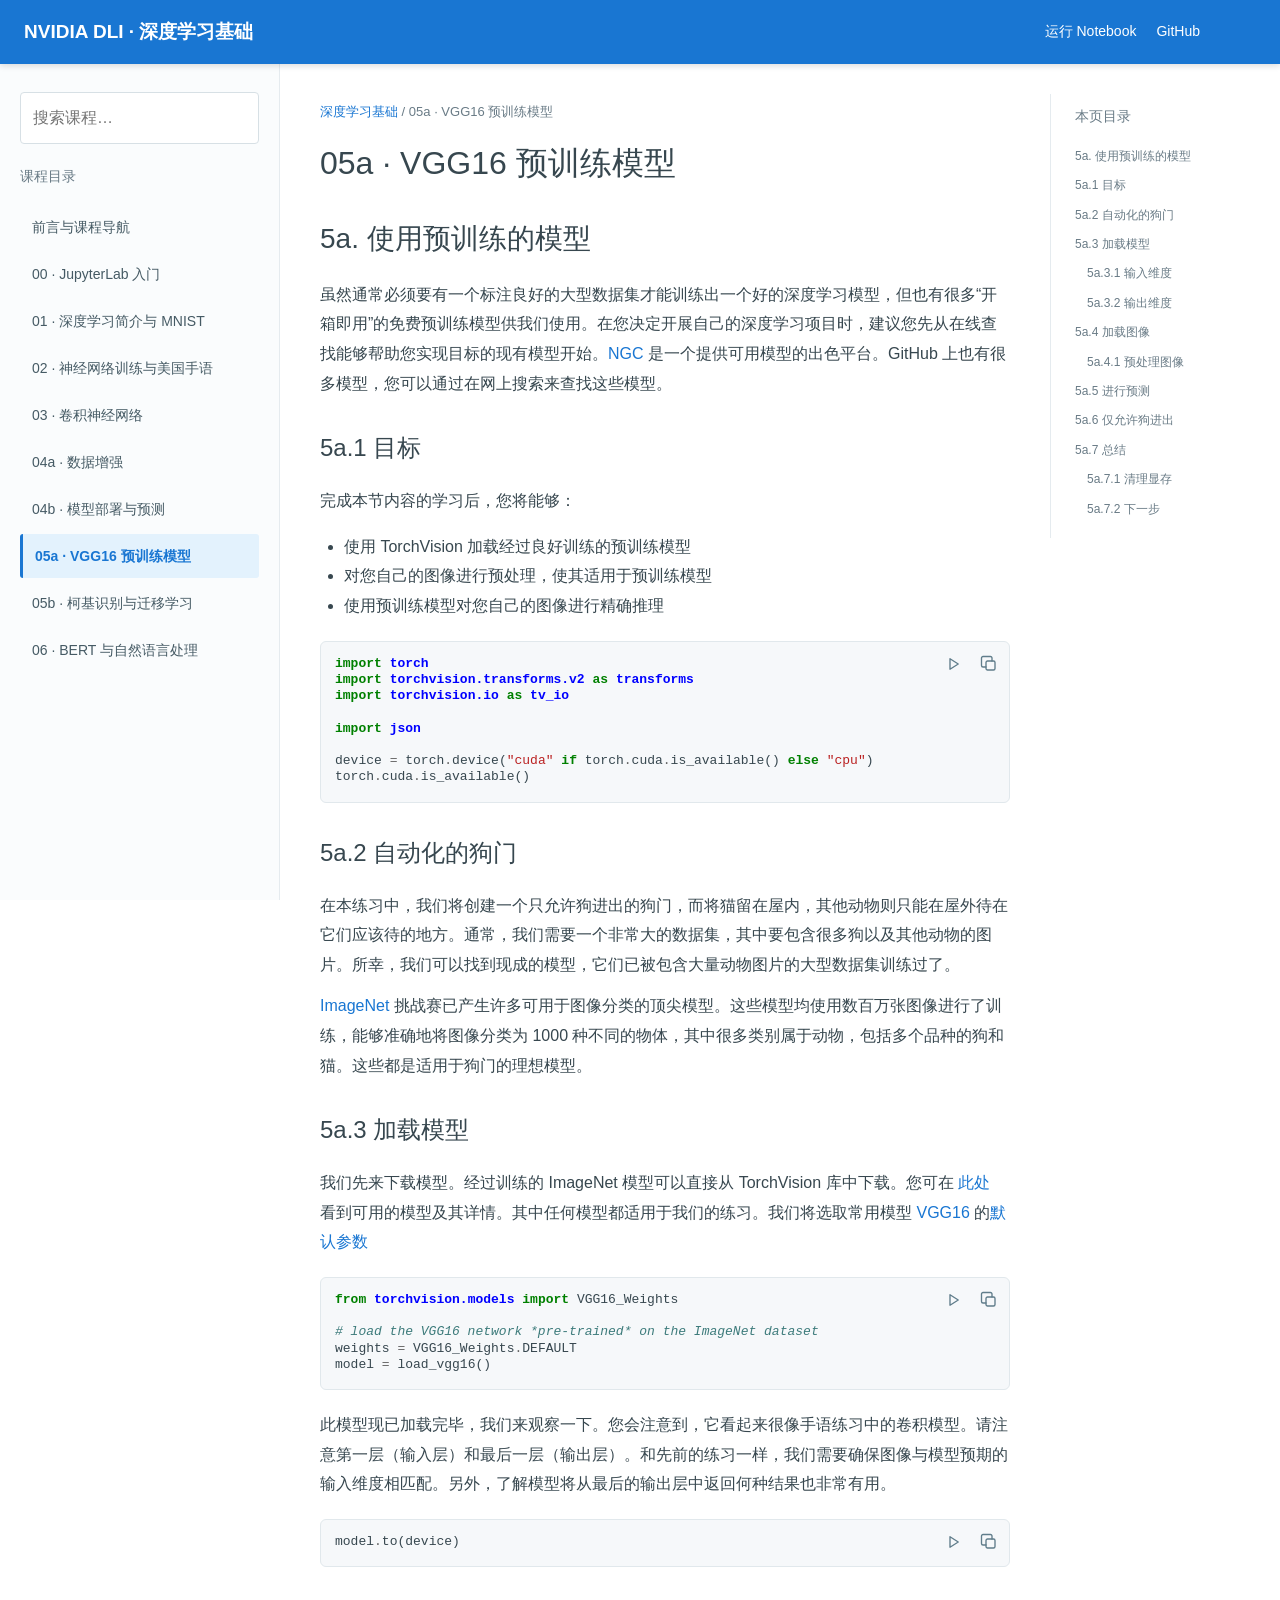
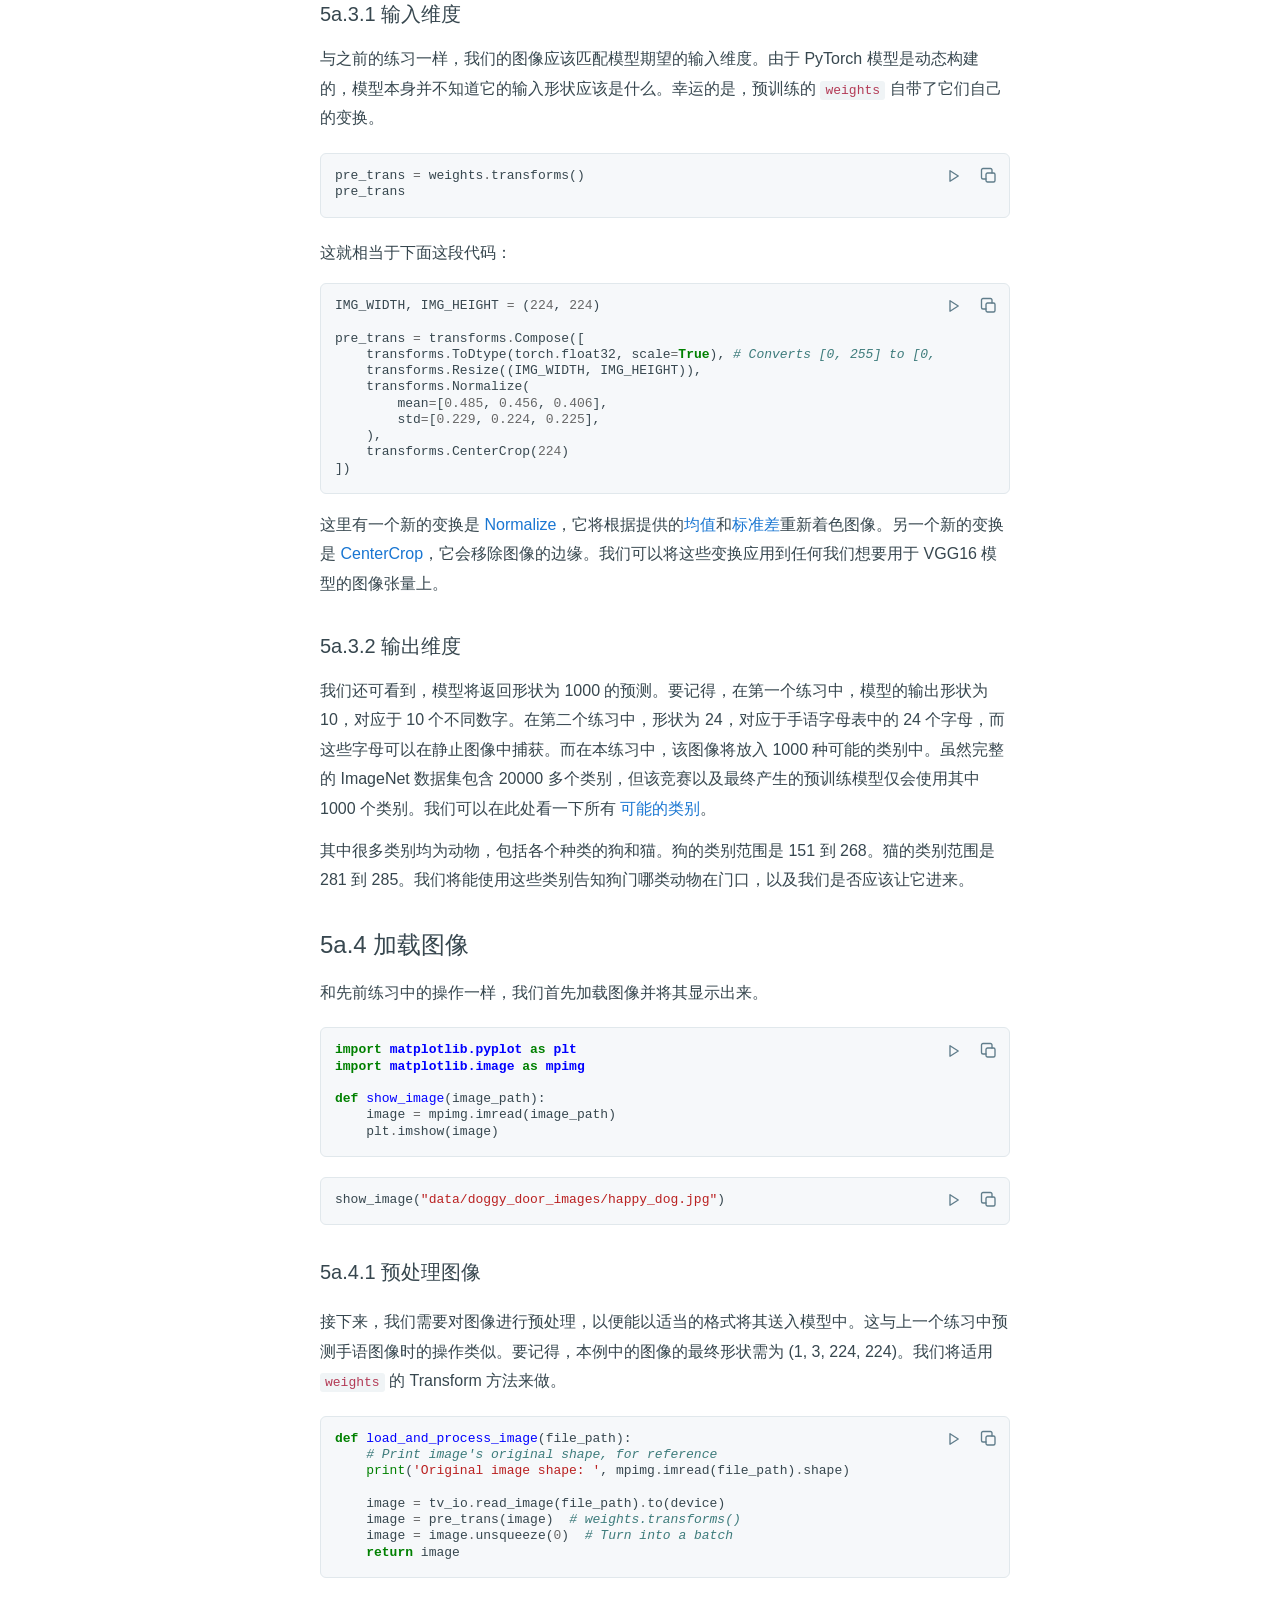
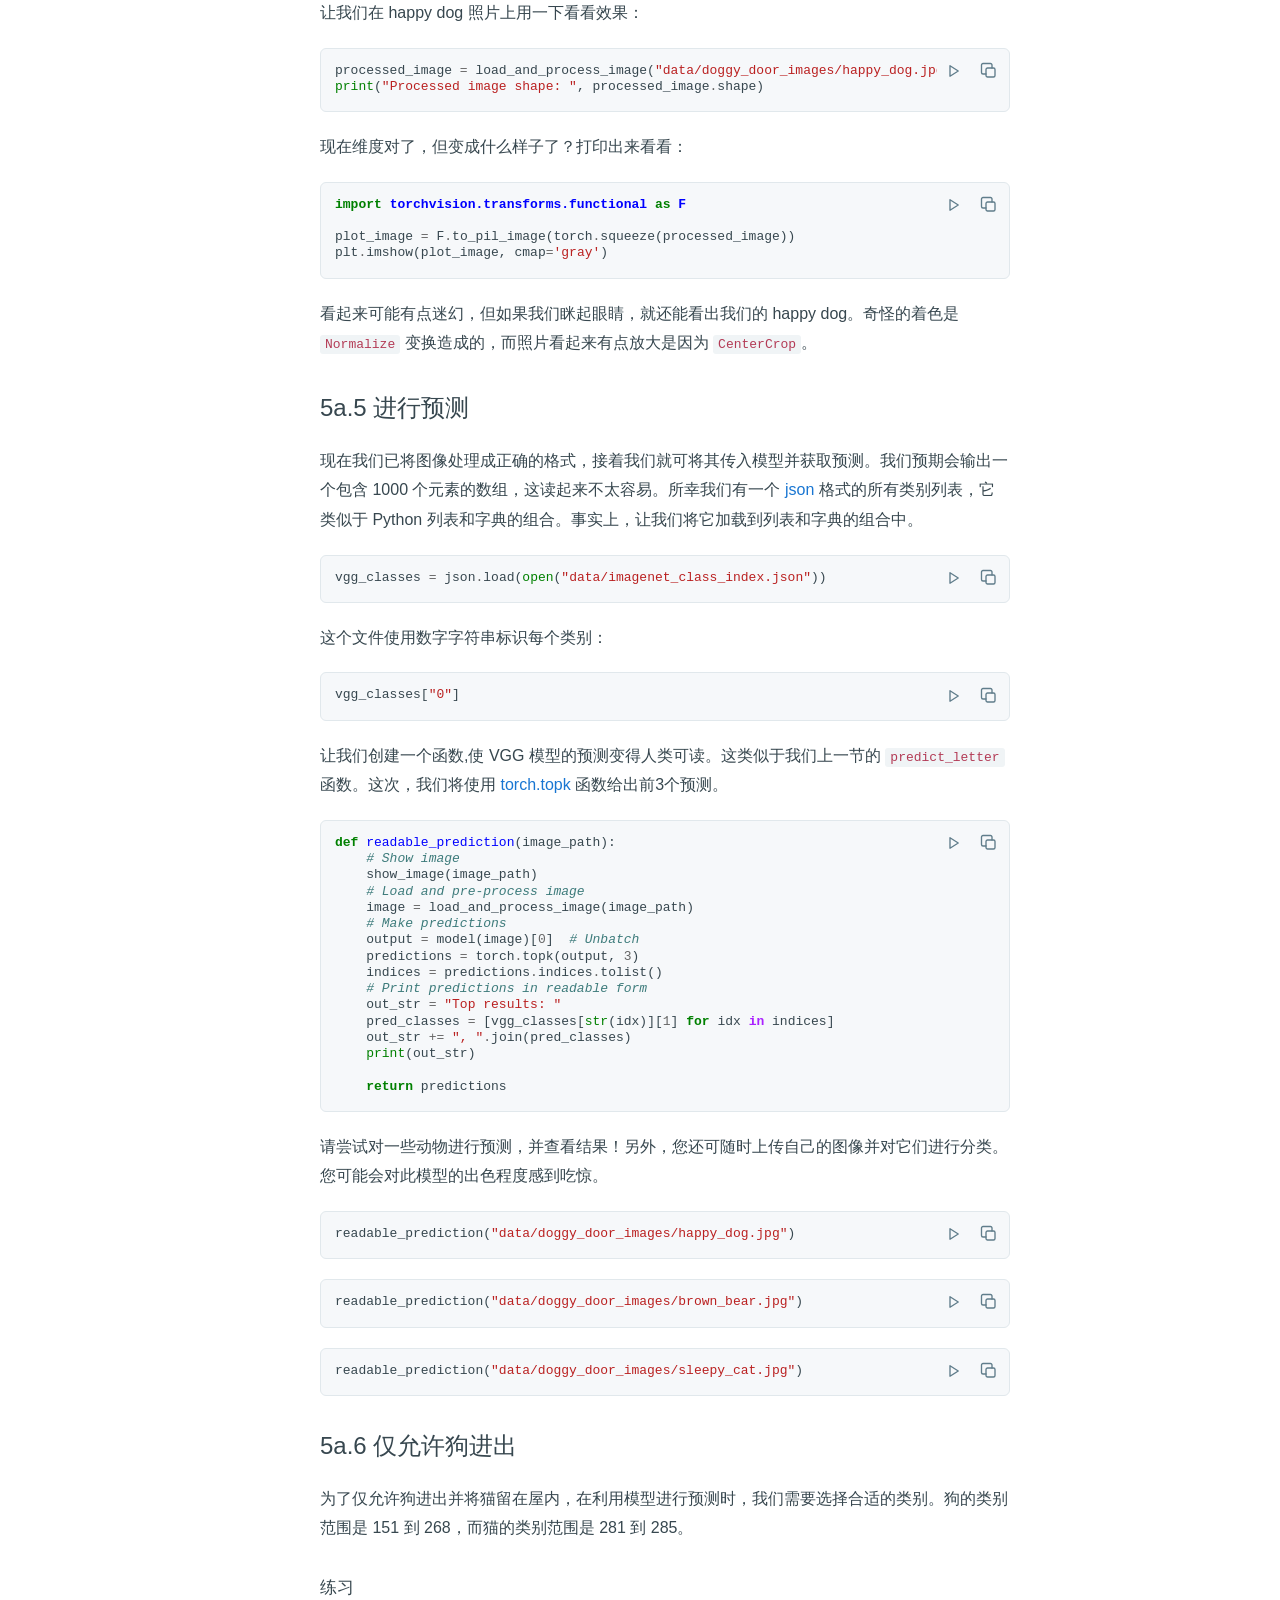
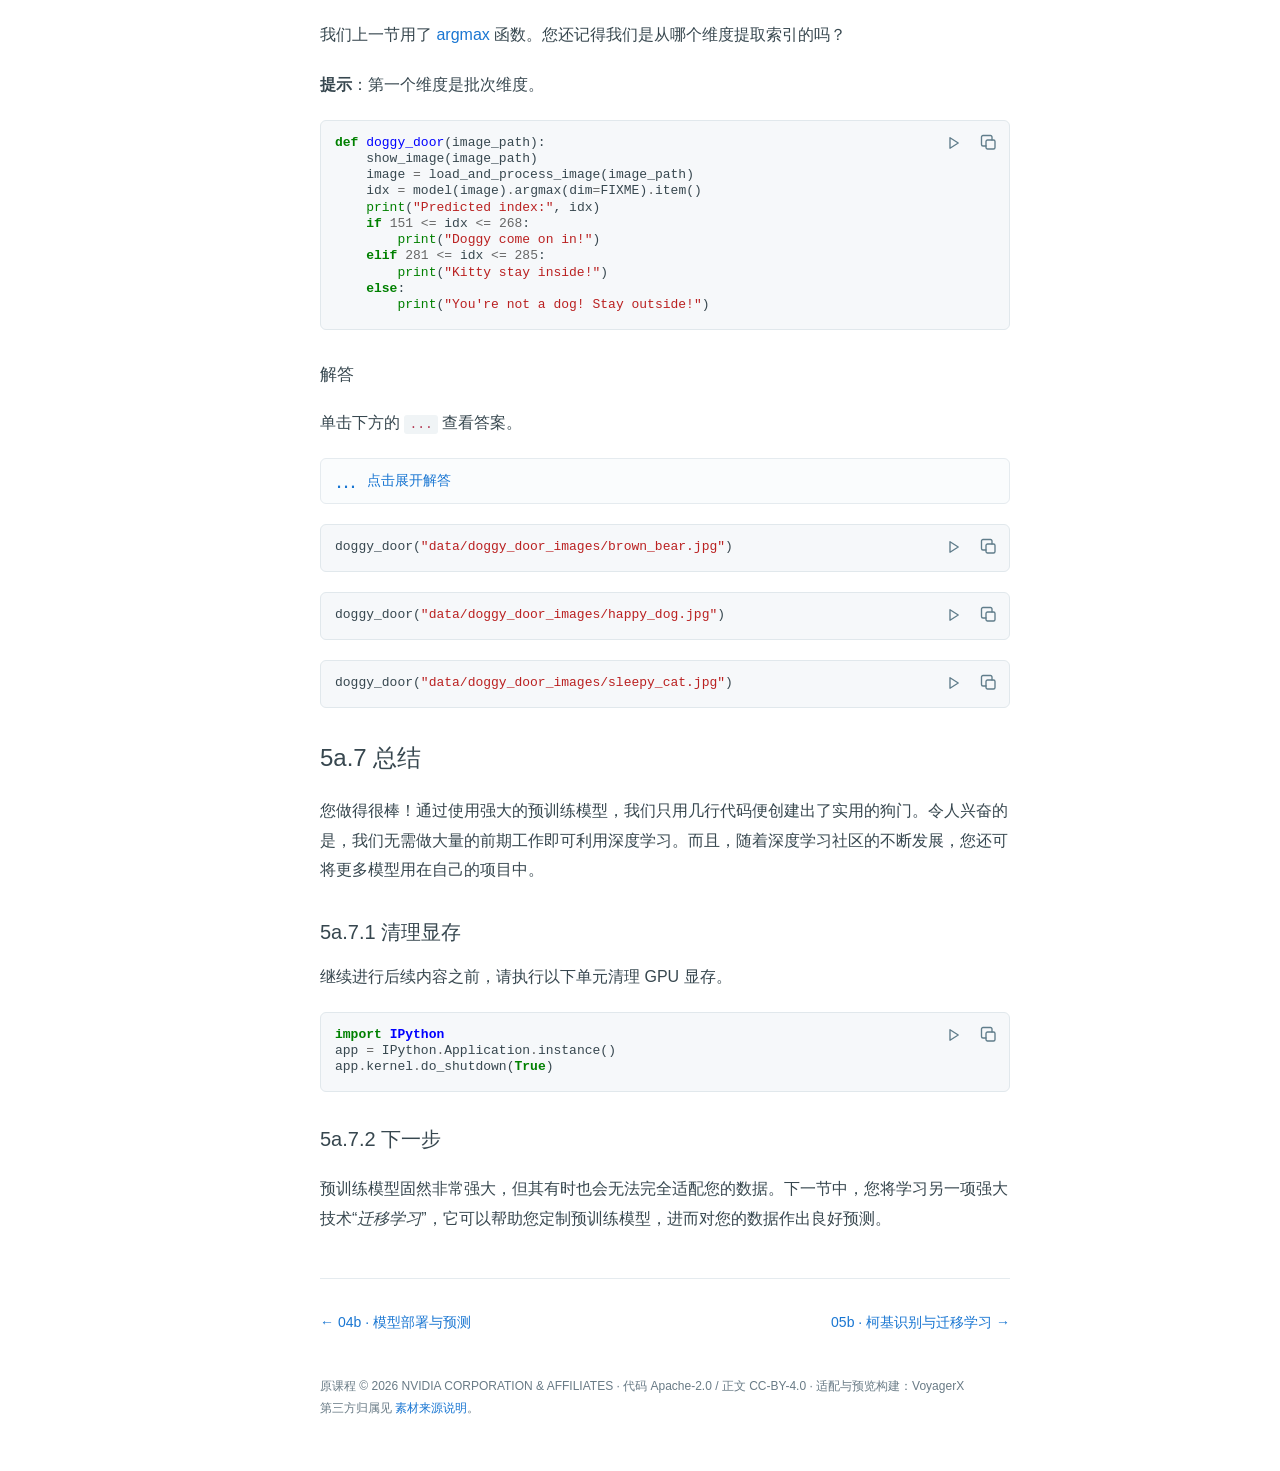
<file: course_content/html/05a_doggy_door.html>
<!DOCTYPE html>

<html lang="zh-CN"><head><meta charset="utf-8"/><meta content="width=device-width,initial-scale=1" name="viewport"/><title>05a · VGG16 预训练模型 — NVIDIA DLI at ModelScope Notebook</title><link href="_static/style.css?v=df18e0d7cd28" rel="stylesheet"/>
<script>window.MathJax={tex:{inlineMath:[['$','$'],['\\(','\\)']],displayMath:[['$$','$$'],['\\[','\\]']] },options:{enableMenu:false},svg:{fontCache:'global'}};</script><script defer="" src="_static/mathjax.js"></script></head>
<body><header class="topbar"><button aria-expanded="false" aria-label="打开课程目录" class="menu">☰</button><a class="brand" href="index.html" rel="noopener noreferrer" target="_blank">NVIDIA DLI · 深度学习基础</a><nav aria-label="相关链接" class="toplinks"><a href="https://modelscope.cn/code/workspace?type=running&amp;gid=cb1503c2-1458-4f67-b9c3-bd505091cb47&amp;from=header" rel="noopener noreferrer" target="_blank">运行 Notebook</a><a href="https://github.com/VoyagerXvoyagerx/nvidia-dli-deep-learning-zh-modelscope" rel="noopener noreferrer" target="_blank">GitHub</a></nav></header>
<aside aria-label="课程目录" class="sidebar"><input aria-label="搜索课程" class="search" placeholder="搜索课程…" type="search"/><h2>课程目录</h2><ul class="chapters"><li><a class="" href="index.html" target="_self">前言与课程导航</a></li><li><a class="" href="00_jupyterlab.html" target="_self">00 · JupyterLab 入门</a></li><li><a class="" href="01_mnist.html" target="_self">01 · 深度学习简介与 MNIST</a></li><li><a class="" href="02_asl.html" target="_self">02 · 神经网络训练与美国手语</a></li><li><a class="" href="03_asl_cnn.html" target="_self">03 · 卷积神经网络</a></li><li><a class="" href="04a_asl_augmentation.html" target="_self">04a · 数据增强</a></li><li><a class="" href="04b_asl_predictions.html" target="_self">04b · 模型部署与预测</a></li><li><a aria-current="page" class="active" href="05a_doggy_door.html" target="_self">05a · VGG16 预训练模型</a></li><li><a class="" href="05b_corgi_door.html" target="_self">05b · 柯基识别与迁移学习</a></li><li><a class="" href="06_nlp.html" target="_self">06 · BERT 与自然语言处理</a></li></ul><p class="empty-search">没有匹配的课程</p></aside>
<main><div class="breadcrumb"><a href="index.html" rel="noopener noreferrer" target="_blank">深度学习基础</a> / 05a · VGG16 预训练模型</div><h1 class="page-title">05a · VGG16 预训练模型</h1><article class="notebook"><div class="cell border-box-sizing text_cell rendered" id="cell-id=6beab7fd"><div class="inner_cell">
<div class="text_cell_render border-box-sizing rendered_html">
<h1 id="5a.-%E4%BD%BF%E7%94%A8%E9%A2%84%E8%AE%AD%E7%BB%83%E7%9A%84%E6%A8%A1%E5%9E%8B">5a. 使用预训练的模型<a class="anchor-link" href="#5a.-%E4%BD%BF%E7%94%A8%E9%A2%84%E8%AE%AD%E7%BB%83%E7%9A%84%E6%A8%A1%E5%9E%8B">¶</a></h1>
</div>
</div>
</div>
<div class="cell border-box-sizing text_cell rendered" id="cell-id=9326be4c"><div class="inner_cell">
<div class="text_cell_render border-box-sizing rendered_html">
<p>虽然通常必须要有一个标注良好的大型数据集才能训练出一个好的深度学习模型，但也有很多“开箱即用”的免费预训练模型供我们使用。在您决定开展自己的深度学习项目时，建议您先从在线查找能够帮助您实现目标的现有模型开始。<a href="https://ngc.nvidia.com/catalog/models" rel="noopener noreferrer" target="_blank">NGC</a> 是一个提供可用模型的出色平台。GitHub 上也有很多模型，您可以通过在网上搜索来查找这些模型。</p>
</div>
</div>
</div>
<div class="cell border-box-sizing text_cell rendered" id="cell-id=a3d6b9f7"><div class="inner_cell">
<div class="text_cell_render border-box-sizing rendered_html">
<h2 id="5a.1-%E7%9B%AE%E6%A0%87">5a.1 目标<a class="anchor-link" href="#5a.1-%E7%9B%AE%E6%A0%87">¶</a></h2>
</div>
</div>
</div>
<div class="cell border-box-sizing text_cell rendered" id="cell-id=27ce1e2d"><div class="inner_cell">
<div class="text_cell_render border-box-sizing rendered_html">
<p>完成本节内容的学习后，您将能够：</p>
<ul>
<li>使用 TorchVision 加载经过良好训练的预训练模型</li>
<li>对您自己的图像进行预处理，使其适用于预训练模型</li>
<li>使用预训练模型对您自己的图像进行精确推理</li>
</ul>
</div>
</div>
</div>
<div class="cell border-box-sizing code_cell rendered" id="cell-id=dc8629f9">
<div class="input">
<div class="inner_cell">
<div class="input_area">
<div class="highlight hl-ipython3"><pre><span></span><span class="kn">import</span><span class="w"> </span><span class="nn">torch</span>
<span class="kn">import</span><span class="w"> </span><span class="nn">torchvision.transforms.v2</span><span class="w"> </span><span class="k">as</span><span class="w"> </span><span class="nn">transforms</span>
<span class="kn">import</span><span class="w"> </span><span class="nn">torchvision.io</span><span class="w"> </span><span class="k">as</span><span class="w"> </span><span class="nn">tv_io</span>

<span class="kn">import</span><span class="w"> </span><span class="nn">json</span>

<span class="n">device</span> <span class="o">=</span> <span class="n">torch</span><span class="o">.</span><span class="n">device</span><span class="p">(</span><span class="s2">"cuda"</span> <span class="k">if</span> <span class="n">torch</span><span class="o">.</span><span class="n">cuda</span><span class="o">.</span><span class="n">is_available</span><span class="p">()</span> <span class="k">else</span> <span class="s2">"cpu"</span><span class="p">)</span>
<span class="n">torch</span><span class="o">.</span><span class="n">cuda</span><span class="o">.</span><span class="n">is_available</span><span class="p">()</span>
</pre></div>
</div>
</div>
</div>
</div>
<div class="cell border-box-sizing text_cell rendered" id="cell-id=faec3ae6"><div class="inner_cell">
<div class="text_cell_render border-box-sizing rendered_html">
<h2 id="5a.2-%E8%87%AA%E5%8A%A8%E5%8C%96%E7%9A%84%E7%8B%97%E9%97%A8">5a.2 自动化的狗门<a class="anchor-link" href="#5a.2-%E8%87%AA%E5%8A%A8%E5%8C%96%E7%9A%84%E7%8B%97%E9%97%A8">¶</a></h2>
</div>
</div>
</div>
<div class="cell border-box-sizing text_cell rendered" id="cell-id=bab45d2d"><div class="inner_cell">
<div class="text_cell_render border-box-sizing rendered_html">
<p>在本练习中，我们将创建一个只允许狗进出的狗门，而将猫留在屋内，其他动物则只能在屋外待在它们应该待的地方。通常，我们需要一个非常大的数据集，其中要包含很多狗以及其他动物的图片。所幸，我们可以找到现成的模型，它们已被包含大量动物图片的大型数据集训练过了。</p>
<p><a href="https://en.wikipedia.org/wiki/ImageNet#History_of_the_ImageNet_challenge" rel="noopener noreferrer" target="_blank">ImageNet</a> 挑战赛已产生许多可用于图像分类的顶尖模型。这些模型均使用数百万张图像进行了训练，能够准确地将图像分类为 1000 种不同的物体，其中很多类别属于动物，包括多个品种的狗和猫。这些都是适用于狗门的理想模型。</p>
</div>
</div>
</div>
<div class="cell border-box-sizing text_cell rendered" id="cell-id=558ebe3d"><div class="inner_cell">
<div class="text_cell_render border-box-sizing rendered_html">
<h2 id="5a.3-%E5%8A%A0%E8%BD%BD%E6%A8%A1%E5%9E%8B">5a.3 加载模型<a class="anchor-link" href="#5a.3-%E5%8A%A0%E8%BD%BD%E6%A8%A1%E5%9E%8B">¶</a></h2>
</div>
</div>
</div>
<div class="cell border-box-sizing text_cell rendered" id="cell-id=adaa9243"><div class="inner_cell">
<div class="text_cell_render border-box-sizing rendered_html">
<p>我们先来下载模型。经过训练的 ImageNet 模型可以直接从 TorchVision 库中下载。您可在 <a href="https://keras.io/api/applications/#available-models" rel="noopener noreferrer" target="_blank">此处</a> 看到可用的模型及其详情。其中任何模型都适用于我们的练习。我们将选取常用模型 <a href="https://pytorch.org/vision/stable/models/vgg.html" rel="noopener noreferrer" target="_blank">VGG16</a> 的<a href="https://pytorch.org/vision/stable/models/generated/torchvision.models.vgg19.html#torchvision.models.VGG19_Weights" rel="noopener noreferrer" target="_blank">默认参数</a></p>
</div>
</div>
</div>
<div class="cell border-box-sizing code_cell rendered" id="cell-id=bbaa81d1">
<div class="input">
<div class="inner_cell">
<div class="input_area">
<div class="highlight hl-ipython3"><pre><span></span><span class="kn">from</span><span class="w"> </span><span class="nn">torchvision.models</span><span class="w"> </span><span class="kn">import</span> <span class="n">VGG16_Weights</span>

<span class="c1"># load the VGG16 network *pre-trained* on the ImageNet dataset</span>
<span class="n">weights</span> <span class="o">=</span> <span class="n">VGG16_Weights</span><span class="o">.</span><span class="n">DEFAULT</span>
<span class="n">model</span> <span class="o">=</span> <span class="n">load_vgg16</span><span class="p">()</span>
</pre></div>
</div>
</div>
</div>
</div>
<div class="cell border-box-sizing text_cell rendered" id="cell-id=c8f70b10"><div class="inner_cell">
<div class="text_cell_render border-box-sizing rendered_html">
<p>此模型现已加载完毕，我们来观察一下。您会注意到，它看起来很像手语练习中的卷积模型。请注意第一层（输入层）和最后一层（输出层）。和先前的练习一样，我们需要确保图像与模型预期的输入维度相匹配。另外，了解模型将从最后的输出层中返回何种结果也非常有用。</p>
</div>
</div>
</div>
<div class="cell border-box-sizing code_cell rendered" id="cell-id=660731d3">
<div class="input">
<div class="inner_cell">
<div class="input_area">
<div class="highlight hl-ipython3"><pre><span></span><span class="n">model</span><span class="o">.</span><span class="n">to</span><span class="p">(</span><span class="n">device</span><span class="p">)</span>
</pre></div>
</div>
</div>
</div>
</div>
<div class="cell border-box-sizing text_cell rendered" id="cell-id=34bbea01"><div class="inner_cell">
<div class="text_cell_render border-box-sizing rendered_html">
<h3 id="5a.3.1-%E8%BE%93%E5%85%A5%E7%BB%B4%E5%BA%A6">5a.3.1 输入维度<a class="anchor-link" href="#5a.3.1-%E8%BE%93%E5%85%A5%E7%BB%B4%E5%BA%A6">¶</a></h3><p>与之前的练习一样，我们的图像应该匹配模型期望的输入维度。由于 PyTorch 模型是动态构建的，模型本身并不知道它的输入形状应该是什么。幸运的是，预训练的 <code>weights</code> 自带了它们自己的变换。</p>
</div>
</div>
</div>
<div class="cell border-box-sizing code_cell rendered" id="cell-id=294a1f82">
<div class="input">
<div class="inner_cell">
<div class="input_area">
<div class="highlight hl-ipython3"><pre><span></span><span class="n">pre_trans</span> <span class="o">=</span> <span class="n">weights</span><span class="o">.</span><span class="n">transforms</span><span class="p">()</span>
<span class="n">pre_trans</span>
</pre></div>
</div>
</div>
</div>
</div>
<div class="cell border-box-sizing text_cell rendered" id="cell-id=6112743f"><div class="inner_cell">
<div class="text_cell_render border-box-sizing rendered_html">
<p>这就相当于下面这段代码：</p>
<div class="highlight"><pre><span></span><span class="n">IMG_WIDTH</span><span class="p">,</span> <span class="n">IMG_HEIGHT</span> <span class="o">=</span> <span class="p">(</span><span class="mi">224</span><span class="p">,</span> <span class="mi">224</span><span class="p">)</span>

<span class="n">pre_trans</span> <span class="o">=</span> <span class="n">transforms</span><span class="o">.</span><span class="n">Compose</span><span class="p">([</span>
    <span class="n">transforms</span><span class="o">.</span><span class="n">ToDtype</span><span class="p">(</span><span class="n">torch</span><span class="o">.</span><span class="n">float32</span><span class="p">,</span> <span class="n">scale</span><span class="o">=</span><span class="kc">True</span><span class="p">),</span> <span class="c1"># Converts [0, 255] to [0, 1]</span>
    <span class="n">transforms</span><span class="o">.</span><span class="n">Resize</span><span class="p">((</span><span class="n">IMG_WIDTH</span><span class="p">,</span> <span class="n">IMG_HEIGHT</span><span class="p">)),</span>
    <span class="n">transforms</span><span class="o">.</span><span class="n">Normalize</span><span class="p">(</span>
        <span class="n">mean</span><span class="o">=</span><span class="p">[</span><span class="mf">0.485</span><span class="p">,</span> <span class="mf">0.456</span><span class="p">,</span> <span class="mf">0.406</span><span class="p">],</span>
        <span class="n">std</span><span class="o">=</span><span class="p">[</span><span class="mf">0.229</span><span class="p">,</span> <span class="mf">0.224</span><span class="p">,</span> <span class="mf">0.225</span><span class="p">],</span>
    <span class="p">),</span>
    <span class="n">transforms</span><span class="o">.</span><span class="n">CenterCrop</span><span class="p">(</span><span class="mi">224</span><span class="p">)</span>
<span class="p">])</span>
</pre></div>
<p>这里有一个新的变换是 <a href="https://pytorch.org/vision/main/generated/torchvision.transforms.Normalize.html" rel="noopener noreferrer" target="_blank">Normalize</a>，它将根据提供的<a href="https://en.wikipedia.org/wiki/Mean" rel="noopener noreferrer" target="_blank">均值</a>和<a href="https://en.wikipedia.org/wiki/Standard_deviation" rel="noopener noreferrer" target="_blank">标准差</a>重新着色图像。另一个新的变换是 <a href="https://pytorch.org/vision/stable/generated/torchvision.transforms.v2.CenterCrop.html#torchvision.transforms.v2.CenterCrop" rel="noopener noreferrer" target="_blank">CenterCrop</a>，它会移除图像的边缘。我们可以将这些变换应用到任何我们想要用于 VGG16 模型的图像张量上。</p>
</div>
</div>
</div>
<div class="cell border-box-sizing text_cell rendered" id="cell-id=728ad7c9"><div class="inner_cell">
<div class="text_cell_render border-box-sizing rendered_html">
<h3 id="5a.3.2-%E8%BE%93%E5%87%BA%E7%BB%B4%E5%BA%A6">5a.3.2 输出维度<a class="anchor-link" href="#5a.3.2-%E8%BE%93%E5%87%BA%E7%BB%B4%E5%BA%A6">¶</a></h3><p>我们还可看到，模型将返回形状为 1000 的预测。要记得，在第一个练习中，模型的输出形状为 10，对应于 10 个不同数字。在第二个练习中，形状为 24，对应于手语字母表中的 24 个字母，而这些字母可以在静止图像中捕获。而在本练习中，该图像将放入 1000 种可能的类别中。虽然完整的 ImageNet 数据集包含 20000 多个类别，但该竞赛以及最终产生的预训练模型仅会使用其中 1000 个类别。我们可以在此处看一下所有 <a href="https://gist.github.com/yrevar/942d3a0ac09ec9e5eb3a" rel="noopener noreferrer" target="_blank">可能的类别</a>。</p>
<p>其中很多类别均为动物，包括各个种类的狗和猫。狗的类别范围是 151 到 268。猫的类别范围是 281 到 285。我们将能使用这些类别告知狗门哪类动物在门口，以及我们是否应该让它进来。</p>
</div>
</div>
</div>
<div class="cell border-box-sizing text_cell rendered" id="cell-id=37b12565"><div class="inner_cell">
<div class="text_cell_render border-box-sizing rendered_html">
<h2 id="5a.4-%E5%8A%A0%E8%BD%BD%E5%9B%BE%E5%83%8F">5a.4 加载图像<a class="anchor-link" href="#5a.4-%E5%8A%A0%E8%BD%BD%E5%9B%BE%E5%83%8F">¶</a></h2><p>和先前练习中的操作一样，我们首先加载图像并将其显示出来。</p>
</div>
</div>
</div>
<div class="cell border-box-sizing code_cell rendered" id="cell-id=31d8c746">
<div class="input">
<div class="inner_cell">
<div class="input_area">
<div class="highlight hl-ipython3"><pre><span></span><span class="kn">import</span><span class="w"> </span><span class="nn">matplotlib.pyplot</span><span class="w"> </span><span class="k">as</span><span class="w"> </span><span class="nn">plt</span>
<span class="kn">import</span><span class="w"> </span><span class="nn">matplotlib.image</span><span class="w"> </span><span class="k">as</span><span class="w"> </span><span class="nn">mpimg</span>

<span class="k">def</span><span class="w"> </span><span class="nf">show_image</span><span class="p">(</span><span class="n">image_path</span><span class="p">):</span>
    <span class="n">image</span> <span class="o">=</span> <span class="n">mpimg</span><span class="o">.</span><span class="n">imread</span><span class="p">(</span><span class="n">image_path</span><span class="p">)</span>
    <span class="n">plt</span><span class="o">.</span><span class="n">imshow</span><span class="p">(</span><span class="n">image</span><span class="p">)</span>
</pre></div>
</div>
</div>
</div>
</div>
<div class="cell border-box-sizing code_cell rendered" id="cell-id=91f83768">
<div class="input">
<div class="inner_cell">
<div class="input_area">
<div class="highlight hl-ipython3"><pre><span></span><span class="n">show_image</span><span class="p">(</span><span class="s2">"data/doggy_door_images/happy_dog.jpg"</span><span class="p">)</span>
</pre></div>
</div>
</div>
</div>
</div>
<div class="cell border-box-sizing text_cell rendered" id="cell-id=415dbe5a"><div class="inner_cell">
<div class="text_cell_render border-box-sizing rendered_html">
<h3 id="5a.4.1-%E9%A2%84%E5%A4%84%E7%90%86%E5%9B%BE%E5%83%8F">5a.4.1 预处理图像<a class="anchor-link" href="#5a.4.1-%E9%A2%84%E5%A4%84%E7%90%86%E5%9B%BE%E5%83%8F">¶</a></h3>
</div>
</div>
</div>
<div class="cell border-box-sizing text_cell rendered" id="cell-id=d58de282"><div class="inner_cell">
<div class="text_cell_render border-box-sizing rendered_html">
<p>接下来，我们需要对图像进行预处理，以便能以适当的格式将其送入模型中。这与上一个练习中预测手语图像时的操作类似。要记得，本例中的图像的最终形状需为 (1, 3, 224, 224)。我们将适用 <code>weights</code> 的 Transform 方法来做。</p>
</div>
</div>
</div>
<div class="cell border-box-sizing code_cell rendered" id="cell-id=a2f0a0b8">
<div class="input">
<div class="inner_cell">
<div class="input_area">
<div class="highlight hl-ipython3"><pre><span></span><span class="k">def</span><span class="w"> </span><span class="nf">load_and_process_image</span><span class="p">(</span><span class="n">file_path</span><span class="p">):</span>
    <span class="c1"># Print image's original shape, for reference</span>
    <span class="nb">print</span><span class="p">(</span><span class="s1">'Original image shape: '</span><span class="p">,</span> <span class="n">mpimg</span><span class="o">.</span><span class="n">imread</span><span class="p">(</span><span class="n">file_path</span><span class="p">)</span><span class="o">.</span><span class="n">shape</span><span class="p">)</span>
    
    <span class="n">image</span> <span class="o">=</span> <span class="n">tv_io</span><span class="o">.</span><span class="n">read_image</span><span class="p">(</span><span class="n">file_path</span><span class="p">)</span><span class="o">.</span><span class="n">to</span><span class="p">(</span><span class="n">device</span><span class="p">)</span>
    <span class="n">image</span> <span class="o">=</span> <span class="n">pre_trans</span><span class="p">(</span><span class="n">image</span><span class="p">)</span>  <span class="c1"># weights.transforms()</span>
    <span class="n">image</span> <span class="o">=</span> <span class="n">image</span><span class="o">.</span><span class="n">unsqueeze</span><span class="p">(</span><span class="mi">0</span><span class="p">)</span>  <span class="c1"># Turn into a batch</span>
    <span class="k">return</span> <span class="n">image</span>
</pre></div>
</div>
</div>
</div>
</div>
<div class="cell border-box-sizing text_cell rendered" id="cell-id=a24880d0"><div class="inner_cell">
<div class="text_cell_render border-box-sizing rendered_html">
<p>让我们在 happy dog 照片上用一下看看效果：</p>
</div>
</div>
</div>
<div class="cell border-box-sizing code_cell rendered" id="cell-id=55776a63">
<div class="input">
<div class="inner_cell">
<div class="input_area">
<div class="highlight hl-ipython3"><pre><span></span><span class="n">processed_image</span> <span class="o">=</span> <span class="n">load_and_process_image</span><span class="p">(</span><span class="s2">"data/doggy_door_images/happy_dog.jpg"</span><span class="p">)</span>
<span class="nb">print</span><span class="p">(</span><span class="s2">"Processed image shape: "</span><span class="p">,</span> <span class="n">processed_image</span><span class="o">.</span><span class="n">shape</span><span class="p">)</span>
</pre></div>
</div>
</div>
</div>
</div>
<div class="cell border-box-sizing text_cell rendered" id="cell-id=fefddd03"><div class="inner_cell">
<div class="text_cell_render border-box-sizing rendered_html">
<p>现在维度对了，但变成什么样子了？打印出来看看：</p>
</div>
</div>
</div>
<div class="cell border-box-sizing code_cell rendered" id="cell-id=9b192520">
<div class="input">
<div class="inner_cell">
<div class="input_area">
<div class="highlight hl-ipython3"><pre><span></span><span class="kn">import</span><span class="w"> </span><span class="nn">torchvision.transforms.functional</span><span class="w"> </span><span class="k">as</span><span class="w"> </span><span class="nn">F</span>

<span class="n">plot_image</span> <span class="o">=</span> <span class="n">F</span><span class="o">.</span><span class="n">to_pil_image</span><span class="p">(</span><span class="n">torch</span><span class="o">.</span><span class="n">squeeze</span><span class="p">(</span><span class="n">processed_image</span><span class="p">))</span>
<span class="n">plt</span><span class="o">.</span><span class="n">imshow</span><span class="p">(</span><span class="n">plot_image</span><span class="p">,</span> <span class="n">cmap</span><span class="o">=</span><span class="s1">'gray'</span><span class="p">)</span>
</pre></div>
</div>
</div>
</div>
</div>
<div class="cell border-box-sizing text_cell rendered" id="cell-id=e8c3a5c6"><div class="inner_cell">
<div class="text_cell_render border-box-sizing rendered_html">
<p>看起来可能有点迷幻，但如果我们眯起眼睛，就还能看出我们的 happy dog。奇怪的着色是 <code>Normalize</code> 变换造成的，而照片看起来有点放大是因为 <code>CenterCrop</code>。</p>
</div>
</div>
</div>
<div class="cell border-box-sizing text_cell rendered" id="cell-id=f4a1f8d4"><div class="inner_cell">
<div class="text_cell_render border-box-sizing rendered_html">
<h2 id="5a.5-%E8%BF%9B%E8%A1%8C%E9%A2%84%E6%B5%8B">5a.5 进行预测<a class="anchor-link" href="#5a.5-%E8%BF%9B%E8%A1%8C%E9%A2%84%E6%B5%8B">¶</a></h2>
</div>
</div>
</div>
<div class="cell border-box-sizing text_cell rendered" id="cell-id=a5a31dd4"><div class="inner_cell">
<div class="text_cell_render border-box-sizing rendered_html">
<p>现在我们已将图像处理成正确的格式，接着我们就可将其传入模型并获取预测。我们预期会输出一个包含 1000 个元素的数组，这读起来不太容易。所幸我们有一个 <a href="https://www.json.org/json-en.html" rel="noopener noreferrer" target="_blank">json</a> 格式的所有类别列表，它类似于 Python 列表和字典的组合。事实上，让我们将它加载到列表和字典的组合中。</p>
</div>
</div>
</div>
<div class="cell border-box-sizing code_cell rendered" id="cell-id=d735634a">
<div class="input">
<div class="inner_cell">
<div class="input_area">
<div class="highlight hl-ipython3"><pre><span></span><span class="n">vgg_classes</span> <span class="o">=</span> <span class="n">json</span><span class="o">.</span><span class="n">load</span><span class="p">(</span><span class="nb">open</span><span class="p">(</span><span class="s2">"data/imagenet_class_index.json"</span><span class="p">))</span>
</pre></div>
</div>
</div>
</div>
</div>
<div class="cell border-box-sizing text_cell rendered" id="cell-id=1b0fe6f1"><div class="inner_cell">
<div class="text_cell_render border-box-sizing rendered_html">
<p>这个文件使用数字字符串标识每个类别：</p>
</div>
</div>
</div>
<div class="cell border-box-sizing code_cell rendered" id="cell-id=a9a48a58">
<div class="input">
<div class="inner_cell">
<div class="input_area">
<div class="highlight hl-ipython3"><pre><span></span><span class="n">vgg_classes</span><span class="p">[</span><span class="s2">"0"</span><span class="p">]</span>
</pre></div>
</div>
</div>
</div>
</div>
<div class="cell border-box-sizing text_cell rendered" id="cell-id=841ddd23"><div class="inner_cell">
<div class="text_cell_render border-box-sizing rendered_html">
<p>让我们创建一个函数,使 VGG 模型的预测变得人类可读。这类似于我们上一节的 <code>predict_letter</code> 函数。这次，我们将使用 <a href="https://pytorch.org/docs/stable/generated/torch.topk.html" rel="noopener noreferrer" target="_blank">torch.topk</a> 函数给出前3个预测。</p>
</div>
</div>
</div>
<div class="cell border-box-sizing code_cell rendered" id="cell-id=f1214f5f">
<div class="input">
<div class="inner_cell">
<div class="input_area">
<div class="highlight hl-ipython3"><pre><span></span><span class="k">def</span><span class="w"> </span><span class="nf">readable_prediction</span><span class="p">(</span><span class="n">image_path</span><span class="p">):</span>
    <span class="c1"># Show image</span>
    <span class="n">show_image</span><span class="p">(</span><span class="n">image_path</span><span class="p">)</span>
    <span class="c1"># Load and pre-process image</span>
    <span class="n">image</span> <span class="o">=</span> <span class="n">load_and_process_image</span><span class="p">(</span><span class="n">image_path</span><span class="p">)</span>
    <span class="c1"># Make predictions</span>
    <span class="n">output</span> <span class="o">=</span> <span class="n">model</span><span class="p">(</span><span class="n">image</span><span class="p">)[</span><span class="mi">0</span><span class="p">]</span>  <span class="c1"># Unbatch</span>
    <span class="n">predictions</span> <span class="o">=</span> <span class="n">torch</span><span class="o">.</span><span class="n">topk</span><span class="p">(</span><span class="n">output</span><span class="p">,</span> <span class="mi">3</span><span class="p">)</span>
    <span class="n">indices</span> <span class="o">=</span> <span class="n">predictions</span><span class="o">.</span><span class="n">indices</span><span class="o">.</span><span class="n">tolist</span><span class="p">()</span>
    <span class="c1"># Print predictions in readable form</span>
    <span class="n">out_str</span> <span class="o">=</span> <span class="s2">"Top results: "</span>
    <span class="n">pred_classes</span> <span class="o">=</span> <span class="p">[</span><span class="n">vgg_classes</span><span class="p">[</span><span class="nb">str</span><span class="p">(</span><span class="n">idx</span><span class="p">)][</span><span class="mi">1</span><span class="p">]</span> <span class="k">for</span> <span class="n">idx</span> <span class="ow">in</span> <span class="n">indices</span><span class="p">]</span>
    <span class="n">out_str</span> <span class="o">+=</span> <span class="s2">", "</span><span class="o">.</span><span class="n">join</span><span class="p">(</span><span class="n">pred_classes</span><span class="p">)</span>
    <span class="nb">print</span><span class="p">(</span><span class="n">out_str</span><span class="p">)</span>

    <span class="k">return</span> <span class="n">predictions</span>
</pre></div>
</div>
</div>
</div>
</div>
<div class="cell border-box-sizing text_cell rendered" id="cell-id=95611a38"><div class="inner_cell">
<div class="text_cell_render border-box-sizing rendered_html">
<p>请尝试对一些动物进行预测，并查看结果！另外，您还可随时上传自己的图像并对它们进行分类。您可能会对此模型的出色程度感到吃惊。</p>
</div>
</div>
</div>
<div class="cell border-box-sizing code_cell rendered" id="cell-id=f537b9cd">
<div class="input">
<div class="inner_cell">
<div class="input_area">
<div class="highlight hl-ipython3"><pre><span></span><span class="n">readable_prediction</span><span class="p">(</span><span class="s2">"data/doggy_door_images/happy_dog.jpg"</span><span class="p">)</span>
</pre></div>
</div>
</div>
</div>
</div>
<div class="cell border-box-sizing code_cell rendered" id="cell-id=9c9cc45a">
<div class="input">
<div class="inner_cell">
<div class="input_area">
<div class="highlight hl-ipython3"><pre><span></span><span class="n">readable_prediction</span><span class="p">(</span><span class="s2">"data/doggy_door_images/brown_bear.jpg"</span><span class="p">)</span>
</pre></div>
</div>
</div>
</div>
</div>
<div class="cell border-box-sizing code_cell rendered" id="cell-id=596977a4">
<div class="input">
<div class="inner_cell">
<div class="input_area">
<div class="highlight hl-ipython3"><pre><span></span><span class="n">readable_prediction</span><span class="p">(</span><span class="s2">"data/doggy_door_images/sleepy_cat.jpg"</span><span class="p">)</span>
</pre></div>
</div>
</div>
</div>
</div>
<div class="cell border-box-sizing text_cell rendered" id="cell-id=16eceba1"><div class="inner_cell">
<div class="text_cell_render border-box-sizing rendered_html">
<h2 id="5a.6-%E4%BB%85%E5%85%81%E8%AE%B8%E7%8B%97%E8%BF%9B%E5%87%BA">5a.6 仅允许狗进出<a class="anchor-link" href="#5a.6-%E4%BB%85%E5%85%81%E8%AE%B8%E7%8B%97%E8%BF%9B%E5%87%BA">¶</a></h2>
</div>
</div>
</div>
<div class="cell border-box-sizing text_cell rendered" id="cell-id=ed585eb4"><div class="inner_cell">
<div class="text_cell_render border-box-sizing rendered_html">
<p>为了仅允许狗进出并将猫留在屋内，在利用模型进行预测时，我们需要选择合适的类别。狗的类别范围是 151 到 268，而猫的类别范围是 281 到 285。</p>
</div>
</div>
</div>
<div class="cell border-box-sizing text_cell rendered" id="cell-id=878d808c"><div class="inner_cell">
<div class="text_cell_render border-box-sizing rendered_html">
<h4 id="%E7%BB%83%E4%B9%A0">练习<a class="anchor-link" href="#%E7%BB%83%E4%B9%A0">¶</a></h4>
</div>
</div>
</div>
<div class="cell border-box-sizing text_cell rendered" id="cell-id=6f231a14"><div class="inner_cell">
<div class="text_cell_render border-box-sizing rendered_html">
<p>我们上一节用了 <a href="https://numpy.org/doc/stable/reference/generated/numpy.argmax.html" rel="noopener noreferrer" target="_blank">argmax</a> 函数。您还记得我们是从哪个维度提取索引的吗？</p>
</div>
</div>
</div>
<div class="cell border-box-sizing text_cell rendered" id="cell-id=06f371eb"><div class="inner_cell">
<div class="text_cell_render border-box-sizing rendered_html">
<p><strong>提示</strong>：第一个维度是批次维度。</p>
</div>
</div>
</div>
<div class="cell border-box-sizing code_cell rendered" id="cell-id=6bd69bfe">
<div class="input">
<div class="inner_cell">
<div class="input_area">
<div class="highlight hl-ipython3"><pre><span></span><span class="k">def</span><span class="w"> </span><span class="nf">doggy_door</span><span class="p">(</span><span class="n">image_path</span><span class="p">):</span>
    <span class="n">show_image</span><span class="p">(</span><span class="n">image_path</span><span class="p">)</span>
    <span class="n">image</span> <span class="o">=</span> <span class="n">load_and_process_image</span><span class="p">(</span><span class="n">image_path</span><span class="p">)</span>
    <span class="n">idx</span> <span class="o">=</span> <span class="n">model</span><span class="p">(</span><span class="n">image</span><span class="p">)</span><span class="o">.</span><span class="n">argmax</span><span class="p">(</span><span class="n">dim</span><span class="o">=</span><span class="n">FIXME</span><span class="p">)</span><span class="o">.</span><span class="n">item</span><span class="p">()</span>
    <span class="nb">print</span><span class="p">(</span><span class="s2">"Predicted index:"</span><span class="p">,</span> <span class="n">idx</span><span class="p">)</span>
    <span class="k">if</span> <span class="mi">151</span> <span class="o">&lt;=</span> <span class="n">idx</span> <span class="o">&lt;=</span> <span class="mi">268</span><span class="p">:</span>
        <span class="nb">print</span><span class="p">(</span><span class="s2">"Doggy come on in!"</span><span class="p">)</span>
    <span class="k">elif</span> <span class="mi">281</span> <span class="o">&lt;=</span> <span class="n">idx</span> <span class="o">&lt;=</span> <span class="mi">285</span><span class="p">:</span>
        <span class="nb">print</span><span class="p">(</span><span class="s2">"Kitty stay inside!"</span><span class="p">)</span>
    <span class="k">else</span><span class="p">:</span>
        <span class="nb">print</span><span class="p">(</span><span class="s2">"You're not a dog! Stay outside!"</span><span class="p">)</span>
</pre></div>
</div>
</div>
</div>
</div>
<div class="cell border-box-sizing text_cell rendered" id="cell-id=3c746bf3"><div class="inner_cell">
<div class="text_cell_render border-box-sizing rendered_html">
<h4 id="%E8%A7%A3%E7%AD%94">解答<a class="anchor-link" href="#%E8%A7%A3%E7%AD%94">¶</a></h4>
</div>
</div>
</div>
<div class="cell border-box-sizing text_cell rendered" id="cell-id=4c708606"><div class="inner_cell">
<div class="text_cell_render border-box-sizing rendered_html">
<p>单击下方的 <code>...</code> 查看答案。</p>
</div>
</div>
</div>
<details class="solution" data-solution-cells="b52d3bed"><summary><span aria-hidden="true" class="solution-dots">…</span><span class="solution-show">点击展开解答</span><span class="solution-hide">点击收起解答</span></summary><div class="solution-content"><div class="cell border-box-sizing code_cell rendered" id="cell-id=b52d3bed">
<div class="input">
<div class="inner_cell">
<div class="input_area">
<div class="highlight hl-ipython3"><pre><span></span><span class="c1"># SOLUTION</span>
<span class="kn">import</span><span class="w"> </span><span class="nn">numpy</span><span class="w"> </span><span class="k">as</span><span class="w"> </span><span class="nn">np</span>

<span class="k">def</span><span class="w"> </span><span class="nf">doggy_door</span><span class="p">(</span><span class="n">image_path</span><span class="p">):</span>
    <span class="n">show_image</span><span class="p">(</span><span class="n">image_path</span><span class="p">)</span>
    <span class="n">image</span> <span class="o">=</span> <span class="n">load_and_process_image</span><span class="p">(</span><span class="n">image_path</span><span class="p">)</span>
    <span class="n">idx</span> <span class="o">=</span> <span class="n">model</span><span class="p">(</span><span class="n">image</span><span class="p">)</span><span class="o">.</span><span class="n">argmax</span><span class="p">(</span><span class="n">dim</span><span class="o">=</span><span class="mi">1</span><span class="p">)</span><span class="o">.</span><span class="n">item</span><span class="p">()</span>
    <span class="nb">print</span><span class="p">(</span><span class="s2">"Predicted index:"</span><span class="p">,</span> <span class="n">idx</span><span class="p">)</span>
    <span class="k">if</span> <span class="mi">151</span> <span class="o">&lt;=</span> <span class="n">idx</span> <span class="o">&lt;=</span> <span class="mi">268</span><span class="p">:</span>
        <span class="nb">print</span><span class="p">(</span><span class="s2">"Doggy come on in!"</span><span class="p">)</span>
    <span class="k">elif</span> <span class="mi">281</span> <span class="o">&lt;=</span> <span class="n">idx</span> <span class="o">&lt;=</span> <span class="mi">285</span><span class="p">:</span>
        <span class="nb">print</span><span class="p">(</span><span class="s2">"Kitty stay inside!"</span><span class="p">)</span>
    <span class="k">else</span><span class="p">:</span>
        <span class="nb">print</span><span class="p">(</span><span class="s2">"You're not a dog! Stay outside!"</span><span class="p">)</span>
</pre></div>
</div>
</div>
</div>
</div></div></details>
<div class="cell border-box-sizing code_cell rendered" id="cell-id=8b703b9d">
<div class="input">
<div class="inner_cell">
<div class="input_area">
<div class="highlight hl-ipython3"><pre><span></span><span class="n">doggy_door</span><span class="p">(</span><span class="s2">"data/doggy_door_images/brown_bear.jpg"</span><span class="p">)</span>
</pre></div>
</div>
</div>
</div>
</div>
<div class="cell border-box-sizing code_cell rendered" id="cell-id=0bda76af">
<div class="input">
<div class="inner_cell">
<div class="input_area">
<div class="highlight hl-ipython3"><pre><span></span><span class="n">doggy_door</span><span class="p">(</span><span class="s2">"data/doggy_door_images/happy_dog.jpg"</span><span class="p">)</span>
</pre></div>
</div>
</div>
</div>
</div>
<div class="cell border-box-sizing code_cell rendered" id="cell-id=dcfaccce">
<div class="input">
<div class="inner_cell">
<div class="input_area">
<div class="highlight hl-ipython3"><pre><span></span><span class="n">doggy_door</span><span class="p">(</span><span class="s2">"data/doggy_door_images/sleepy_cat.jpg"</span><span class="p">)</span>
</pre></div>
</div>
</div>
</div>
</div>
<div class="cell border-box-sizing text_cell rendered" id="cell-id=de9ce055"><div class="inner_cell">
<div class="text_cell_render border-box-sizing rendered_html">
<h2 id="5a.7-%E6%80%BB%E7%BB%93">5a.7 总结<a class="anchor-link" href="#5a.7-%E6%80%BB%E7%BB%93">¶</a></h2>
</div>
</div>
</div>
<div class="cell border-box-sizing text_cell rendered" id="cell-id=f2e6d7b5"><div class="inner_cell">
<div class="text_cell_render border-box-sizing rendered_html">
<p>您做得很棒！通过使用强大的预训练模型，我们只用几行代码便创建出了实用的狗门。令人兴奋的是，我们无需做大量的前期工作即可利用深度学习。而且，随着深度学习社区的不断发展，您还可将更多模型用在自己的项目中。</p>
</div>
</div>
</div>
<div class="cell border-box-sizing text_cell rendered" id="cell-id=b2bdd183"><div class="inner_cell">
<div class="text_cell_render border-box-sizing rendered_html">
<h3 id="5a.7.1-%E6%B8%85%E7%90%86%E6%98%BE%E5%AD%98">5a.7.1 清理显存<a class="anchor-link" href="#5a.7.1-%E6%B8%85%E7%90%86%E6%98%BE%E5%AD%98">¶</a></h3><p>继续进行后续内容之前，请执行以下单元清理 GPU 显存。</p>
</div>
</div>
</div>
<div class="cell border-box-sizing code_cell rendered" id="cell-id=b6abc05c">
<div class="input">
<div class="inner_cell">
<div class="input_area">
<div class="highlight hl-ipython3"><pre><span></span><span class="kn">import</span><span class="w"> </span><span class="nn">IPython</span>
<span class="n">app</span> <span class="o">=</span> <span class="n">IPython</span><span class="o">.</span><span class="n">Application</span><span class="o">.</span><span class="n">instance</span><span class="p">()</span>
<span class="n">app</span><span class="o">.</span><span class="n">kernel</span><span class="o">.</span><span class="n">do_shutdown</span><span class="p">(</span><span class="kc">True</span><span class="p">)</span>
</pre></div>
</div>
</div>
</div>
</div>
<div class="cell border-box-sizing text_cell rendered" id="cell-id=743355d5"><div class="inner_cell">
<div class="text_cell_render border-box-sizing rendered_html">
<h3 id="5a.7.2-%E4%B8%8B%E4%B8%80%E6%AD%A5">5a.7.2 下一步<a class="anchor-link" href="#5a.7.2-%E4%B8%8B%E4%B8%80%E6%AD%A5">¶</a></h3>
</div>
</div>
</div>
<div class="cell border-box-sizing text_cell rendered" id="cell-id=404b4fb8"><div class="inner_cell">
<div class="text_cell_render border-box-sizing rendered_html">
<p>预训练模型固然非常强大，但其有时也会无法完全适配您的数据。下一节中，您将学习另一项强大技术“<em>迁移学习</em>”，它可以帮助您定制预训练模型，进而对您的数据作出良好预测。</p>
</div>
</div>
</div>
</article><nav aria-label="上一课与下一课" class="pager"><a href="04b_asl_predictions.html" rel="prev noopener noreferrer" target="_blank">← 04b · 模型部署与预测</a><a href="05b_corgi_door.html" rel="next noopener noreferrer" target="_blank">05b · 柯基识别与迁移学习 →</a></nav><footer class="footer">原课程 © 2026 NVIDIA CORPORATION &amp; AFFILIATES · 代码 Apache-2.0 / 正文 CC-BY-4.0 · 适配与预览构建：VoyagerX<br/>第三方归属见 <a href="https://github.com/VoyagerXvoyagerx/nvidia-dli-deep-learning-zh-modelscope/blob/main/THIRD_PARTY_NOTICES.md" rel="noopener noreferrer" target="_blank">素材来源说明</a>。</footer></main><aside aria-label="本页目录" class="toc"><h2>本页目录</h2><a class="depth-1" href="#5a.-%E4%BD%BF%E7%94%A8%E9%A2%84%E8%AE%AD%E7%BB%83%E7%9A%84%E6%A8%A1%E5%9E%8B">5a. 使用预训练的模型</a><a class="depth-2" href="#5a.1-%E7%9B%AE%E6%A0%87">5a.1 目标</a><a class="depth-2" href="#5a.2-%E8%87%AA%E5%8A%A8%E5%8C%96%E7%9A%84%E7%8B%97%E9%97%A8">5a.2 自动化的狗门</a><a class="depth-2" href="#5a.3-%E5%8A%A0%E8%BD%BD%E6%A8%A1%E5%9E%8B">5a.3 加载模型</a><a class="depth-3" href="#5a.3.1-%E8%BE%93%E5%85%A5%E7%BB%B4%E5%BA%A6">5a.3.1 输入维度</a><a class="depth-3" href="#5a.3.2-%E8%BE%93%E5%87%BA%E7%BB%B4%E5%BA%A6">5a.3.2 输出维度</a><a class="depth-2" href="#5a.4-%E5%8A%A0%E8%BD%BD%E5%9B%BE%E5%83%8F">5a.4 加载图像</a><a class="depth-3" href="#5a.4.1-%E9%A2%84%E5%A4%84%E7%90%86%E5%9B%BE%E5%83%8F">5a.4.1 预处理图像</a><a class="depth-2" href="#5a.5-%E8%BF%9B%E8%A1%8C%E9%A2%84%E6%B5%8B">5a.5 进行预测</a><a class="depth-2" href="#5a.6-%E4%BB%85%E5%85%81%E8%AE%B8%E7%8B%97%E8%BF%9B%E5%87%BA">5a.6 仅允许狗进出</a><a class="depth-2" href="#5a.7-%E6%80%BB%E7%BB%93">5a.7 总结</a><a class="depth-3" href="#5a.7.1-%E6%B8%85%E7%90%86%E6%98%BE%E5%AD%98">5a.7.1 清理显存</a><a class="depth-3" href="#5a.7.2-%E4%B8%8B%E4%B8%80%E6%AD%A5">5a.7.2 下一步</a></aside><script>
(()=>{
 const sidebar=document.querySelector('.sidebar'),menu=document.querySelector('.menu');
 const mobile=matchMedia('(max-width:1024px)');
 sidebar.id='course-navigation';menu.setAttribute('aria-controls',sidebar.id);
 const heading=document.createElement('div');heading.className='drawer-head';
 const headingText=document.createElement('strong');headingText.textContent='课程目录';
 const close=document.createElement('button');close.type='button';close.className='menu-close';close.setAttribute('aria-label','关闭课程目录');close.textContent='×';heading.append(headingText,close);sidebar.prepend(heading);
 const actions=document.createElement('nav');actions.className='drawer-actions';actions.setAttribute('aria-label','Notebook 与源码');
 document.querySelectorAll('.toplinks a').forEach(link=>actions.append(link.cloneNode(true)));sidebar.append(actions);
 const backdrop=document.createElement('button');backdrop.type='button';backdrop.className='nav-backdrop';backdrop.hidden=true;backdrop.tabIndex=-1;backdrop.setAttribute('aria-label','关闭课程目录遮罩');document.body.append(backdrop);
 let previousFocus;
 function setOpen(open,restore=true){
  open=!!open&&mobile.matches;
  if(open)previousFocus=document.activeElement;
  sidebar.classList.toggle('open',open);document.body.classList.toggle('nav-open',open);menu.setAttribute('aria-expanded',String(open));menu.setAttribute('aria-label',open?'关闭课程目录':'打开课程目录');backdrop.hidden=!open;
  sidebar.inert=mobile.matches&&!open;sidebar.setAttribute('aria-hidden',String(mobile.matches&&!open));
  if(open){sidebar.setAttribute('role','dialog');sidebar.setAttribute('aria-modal','true');close.focus()}
  else{sidebar.removeAttribute('role');sidebar.removeAttribute('aria-modal');if(restore&&previousFocus?.isConnected)previousFocus.focus()}
 }
 menu.addEventListener('click',()=>setOpen(!sidebar.classList.contains('open')));close.addEventListener('click',()=>setOpen(false));backdrop.addEventListener('click',()=>setOpen(false));
 sidebar.addEventListener('click',e=>{if(e.target.closest('a'))setOpen(false,false)});
 document.addEventListener('keydown',e=>{
  if(!sidebar.classList.contains('open'))return;
  if(e.key==='Escape'){e.preventDefault();setOpen(false)}
  if(e.key==='Tab'){
   const targets=[...sidebar.querySelectorAll('a[href],button,input')].filter(el=>el.getClientRects().length&&!el.disabled);const first=targets[0],last=targets.at(-1);
   if(e.shiftKey&&document.activeElement===first){e.preventDefault();last.focus()}else if(!e.shiftKey&&document.activeElement===last){e.preventDefault();first.focus()}
  }
 });
 mobile.addEventListener('change',()=>setOpen(false,false));setOpen(false,false);
 document.querySelector('.search').addEventListener('input',e=>{
  const q=e.target.value.toLocaleLowerCase();let n=0;
  document.querySelectorAll('.chapters li').forEach(li=>{const ok=li.textContent.toLocaleLowerCase().includes(q);li.hidden=!ok;n+=ok});document.querySelector('.empty-search').style.display=n?'none':'block';
 });
 document.querySelectorAll('.notebook table').forEach(table=>{
  if(table.parentElement.classList.contains('table-scroll'))return;
  const wrapper=document.createElement('div');wrapper.className='table-scroll';wrapper.tabIndex=0;wrapper.setAttribute('role','region');wrapper.setAttribute('aria-label','表格，可左右滚动');table.before(wrapper);wrapper.append(table);
 });
 const icon=(paths)=>`<svg viewBox="0 0 24 24" fill="none" stroke="currentColor" stroke-width="1.8" stroke-linecap="round" stroke-linejoin="round" aria-hidden="true" focusable="false">${paths}</svg>`;
 const playIcon=icon('<path d="m8 5 11 7-11 7Z"/>');
 const copyIcon=icon('<rect x="8" y="8" width="12" height="12" rx="2"/><path d="M16 8V4a2 2 0 0 0-2-2H4a2 2 0 0 0-2 2v10a2 2 0 0 0 2 2h4"/>');
 const copiedIcon=icon('<path d="m5 12 4 4L19 6"/>');
 const tooltip=document.createElement('div');tooltip.className='code-tooltip';tooltip.id='code-action-tooltip';tooltip.setAttribute('role','tooltip');tooltip.hidden=true;document.body.append(tooltip);
 let tooltipOwner;
 function hideTooltip(){tooltip.hidden=true;tooltipOwner?.removeAttribute('aria-describedby');tooltipOwner=null}
 function showTooltip(owner,text=owner.dataset.tooltip){
  if(tooltipOwner!==owner)hideTooltip();tooltipOwner=owner;tooltip.textContent=text;tooltip.hidden=false;owner.setAttribute('aria-describedby',tooltip.id);
  const r=owner.getBoundingClientRect(),w=tooltip.offsetWidth,h=tooltip.offsetHeight;
  tooltip.style.left=Math.max(8,Math.min(innerWidth-w-8,r.left+(r.width-w)/2))+'px';
  tooltip.style.top=(r.top-h-8>=8?r.top-h-8:r.bottom+8)+'px';
 }
 function addTooltip(owner,label){
  owner.dataset.tooltip=label;owner.setAttribute('aria-label',label);
  owner.addEventListener('mouseenter',()=>showTooltip(owner));owner.addEventListener('focus',()=>showTooltip(owner));
  owner.addEventListener('mouseleave',hideTooltip);owner.addEventListener('blur',hideTooltip);
 }
 document.addEventListener('scroll',hideTooltip,true);window.addEventListener('resize',hideTooltip);window.addEventListener('blur',hideTooltip);document.addEventListener('keydown',e=>{if(e.key==='Escape')hideTooltip()});
 document.querySelectorAll('.notebook pre').forEach(pre=>{
  pre.classList.add('code-scroll');pre.tabIndex=0;pre.setAttribute('role','region');pre.setAttribute('aria-label','代码或输出内容，可左右滚动');
  const block=pre.closest('.highlight');
  if(block){
   const preStyle=getComputedStyle(pre);block.style.setProperty('--code-line-center',(parseFloat(preStyle.paddingTop)+parseFloat(preStyle.lineHeight)/2)+'px');
   const copy=document.createElement('button');copy.type='button';copy.className='copy';copy.innerHTML=copyIcon;addTooltip(copy,'复制');copy.addEventListener('click',async()=>{
    try{await navigator.clipboard.writeText(pre.innerText)}catch(e){const t=document.createElement('textarea');t.value=pre.innerText;document.body.append(t);t.select();document.execCommand('copy');t.remove()}
    copy.innerHTML=copiedIcon;copy.classList.add('copied');showTooltip(copy,'已复制');setTimeout(()=>{copy.innerHTML=copyIcon;copy.classList.remove('copied');if(tooltipOwner===copy){if(copy.matches(':hover')||document.activeElement===copy)showTooltip(copy);else hideTooltip()}},1200);
   });
   const run=document.createElement('a');run.className='run-code';run.innerHTML=playIcon;run.href='https://modelscope.cn/code/workspace?type=running&gid=cb1503c2-1458-4f67-b9c3-bd505091cb47&utm_source=code';run.target='_blank';run.rel='noopener noreferrer';addTooltip(run,'在魔搭Notebook中运行');
   const toolbar=document.createElement('div');toolbar.className='code-actions';toolbar.append(run,copy);block.append(toolbar);
  }
 });
})();
</script></body></html>
</file>
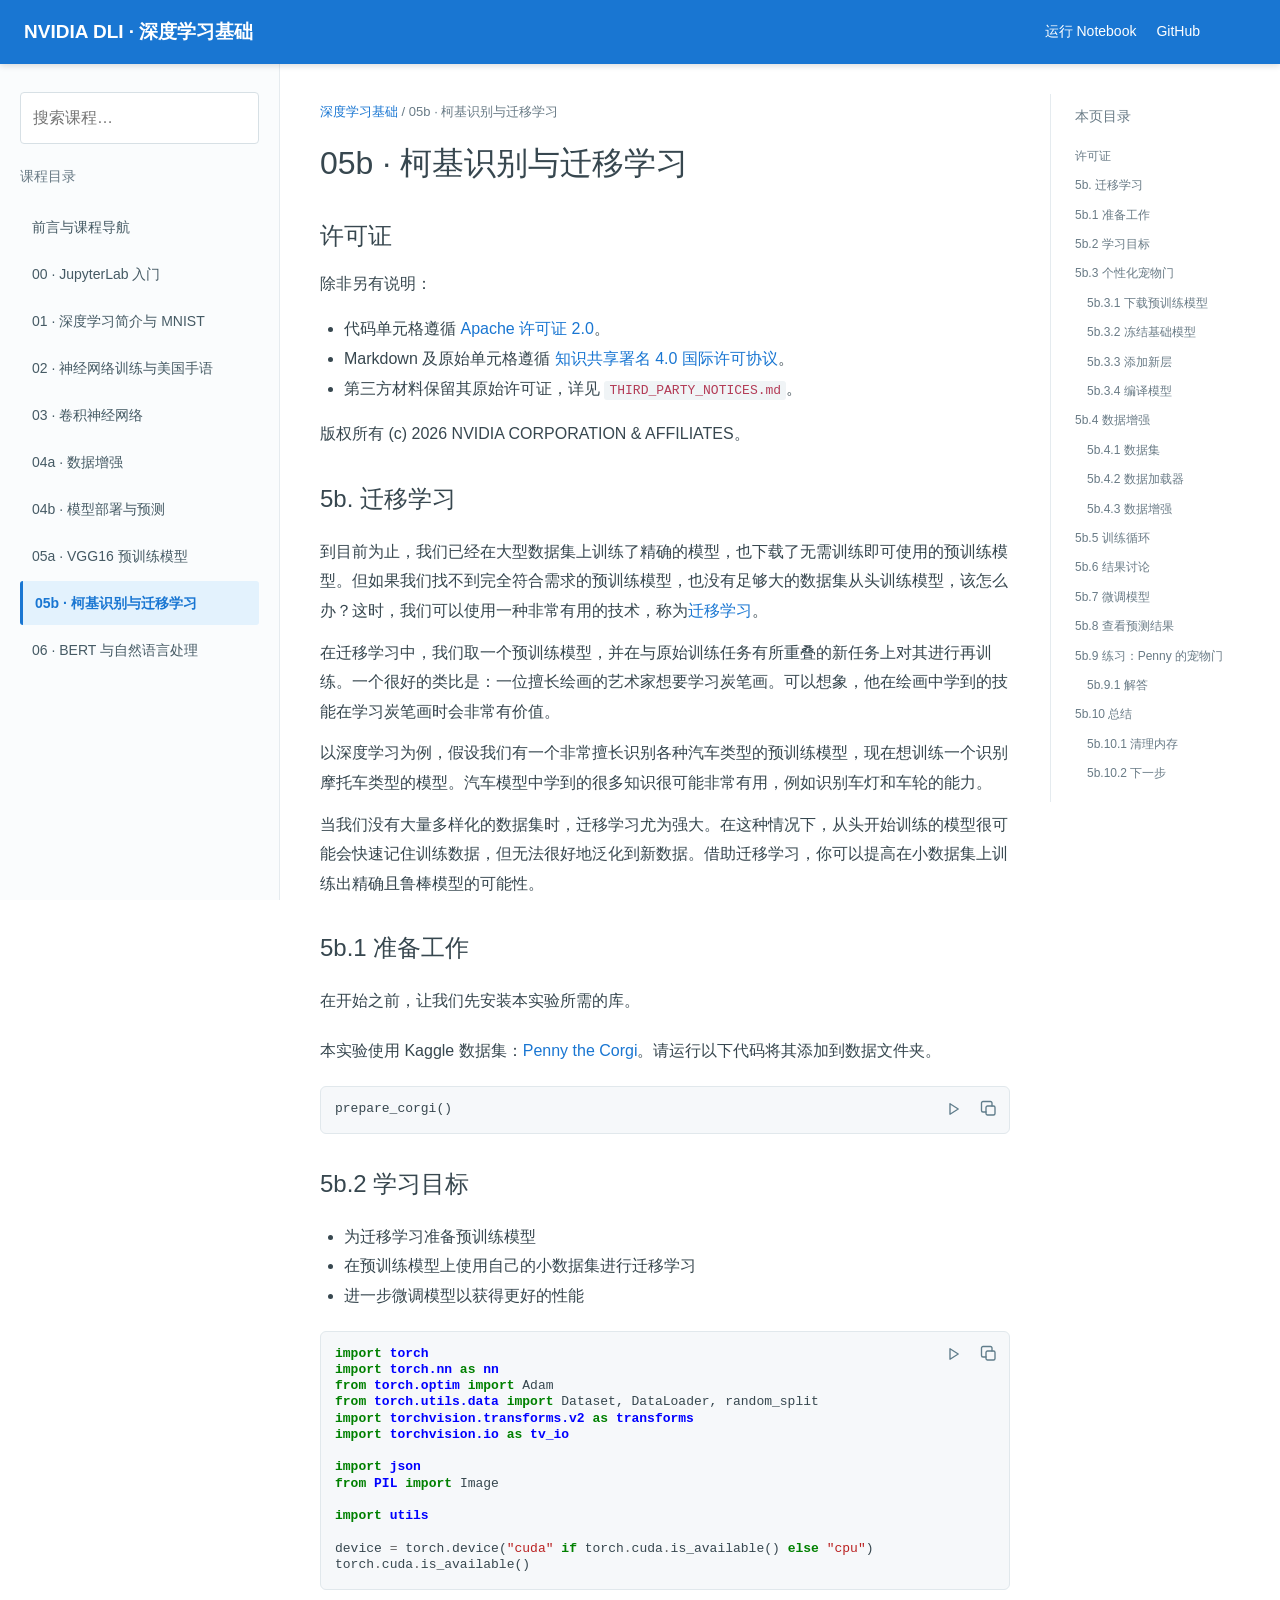
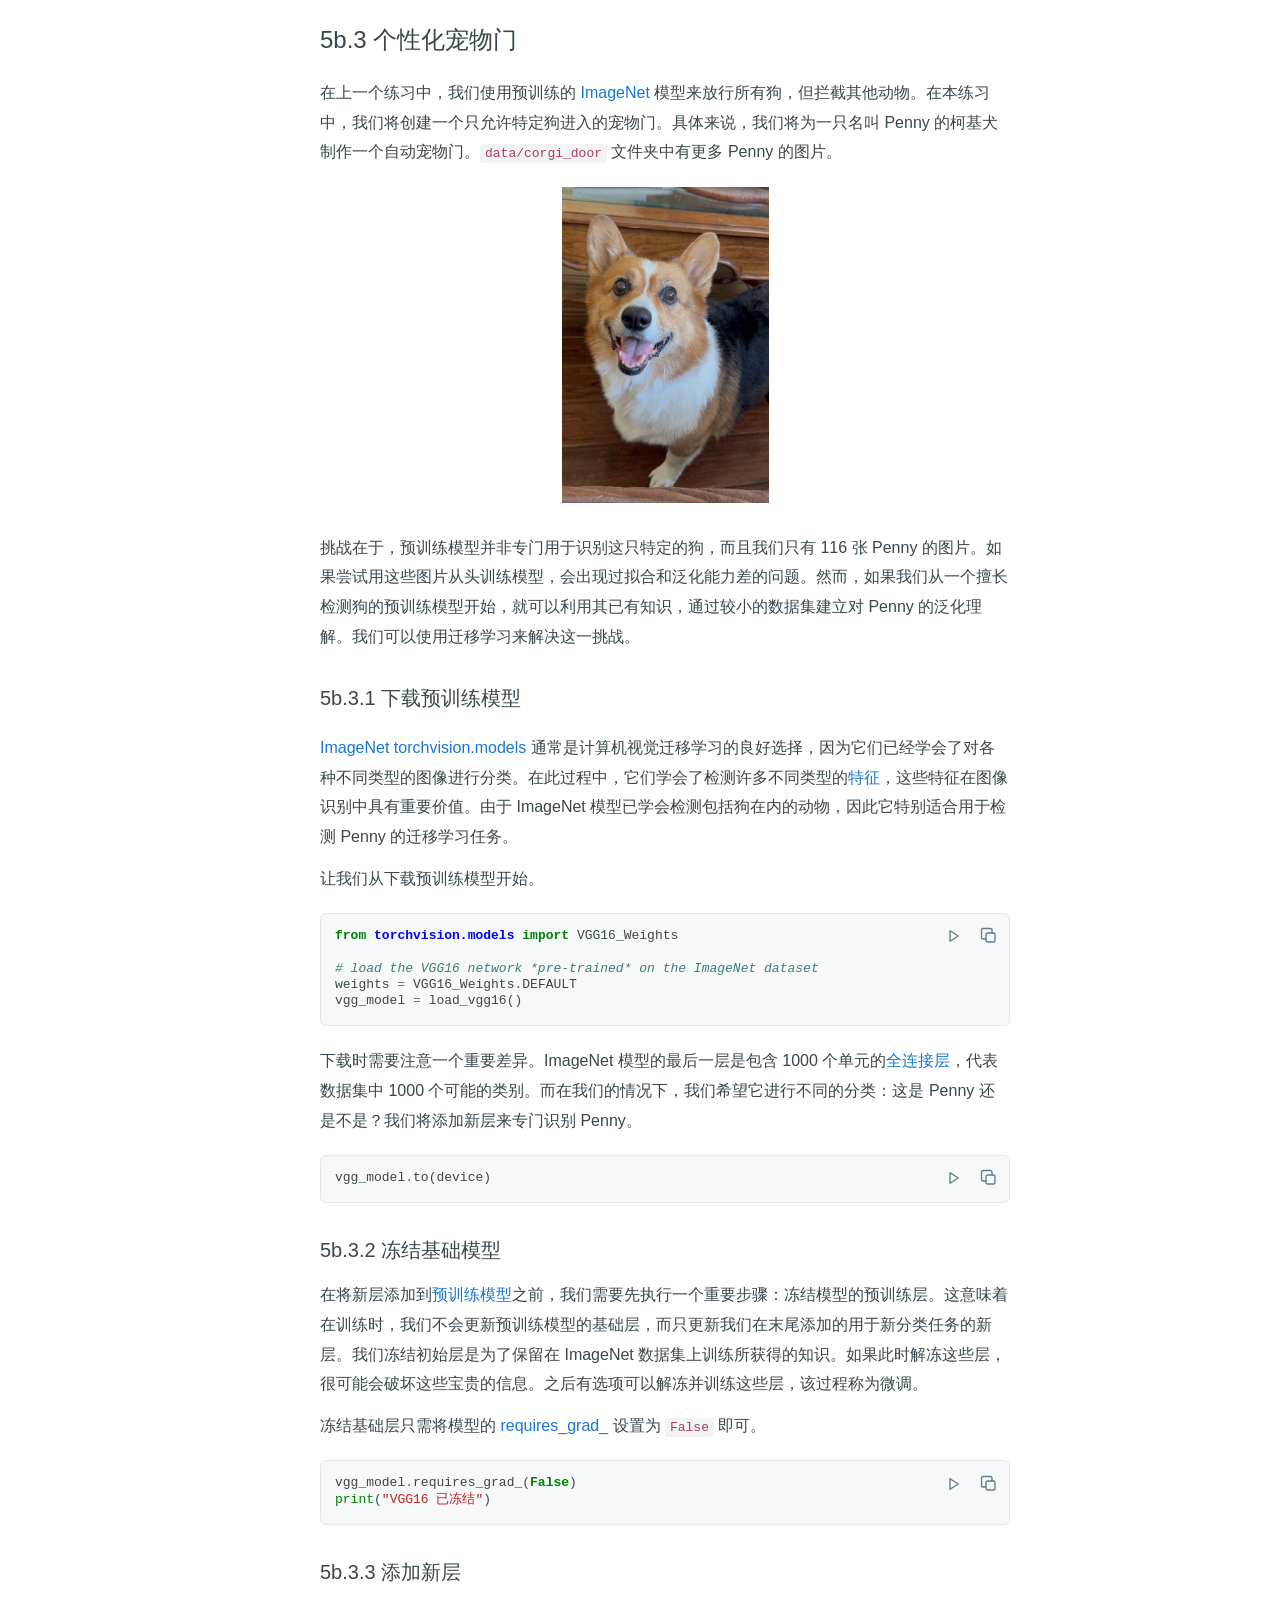
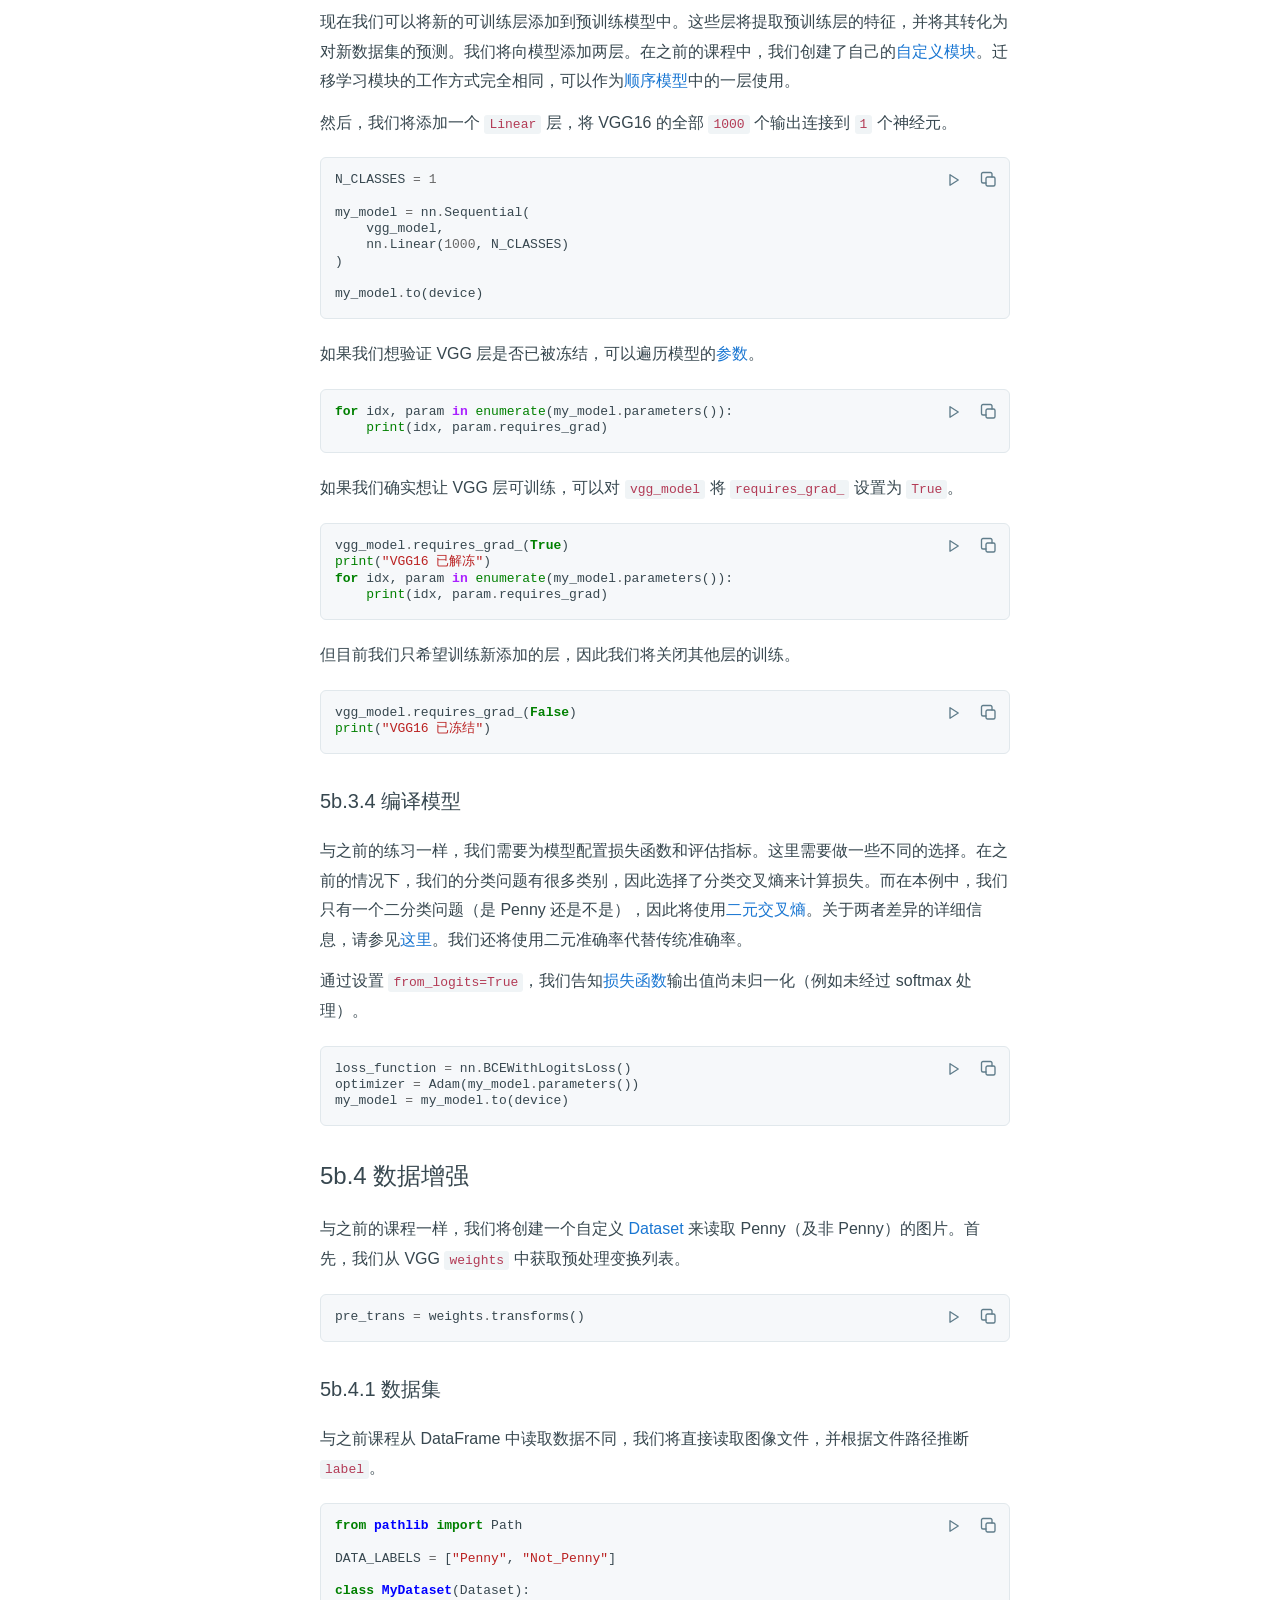
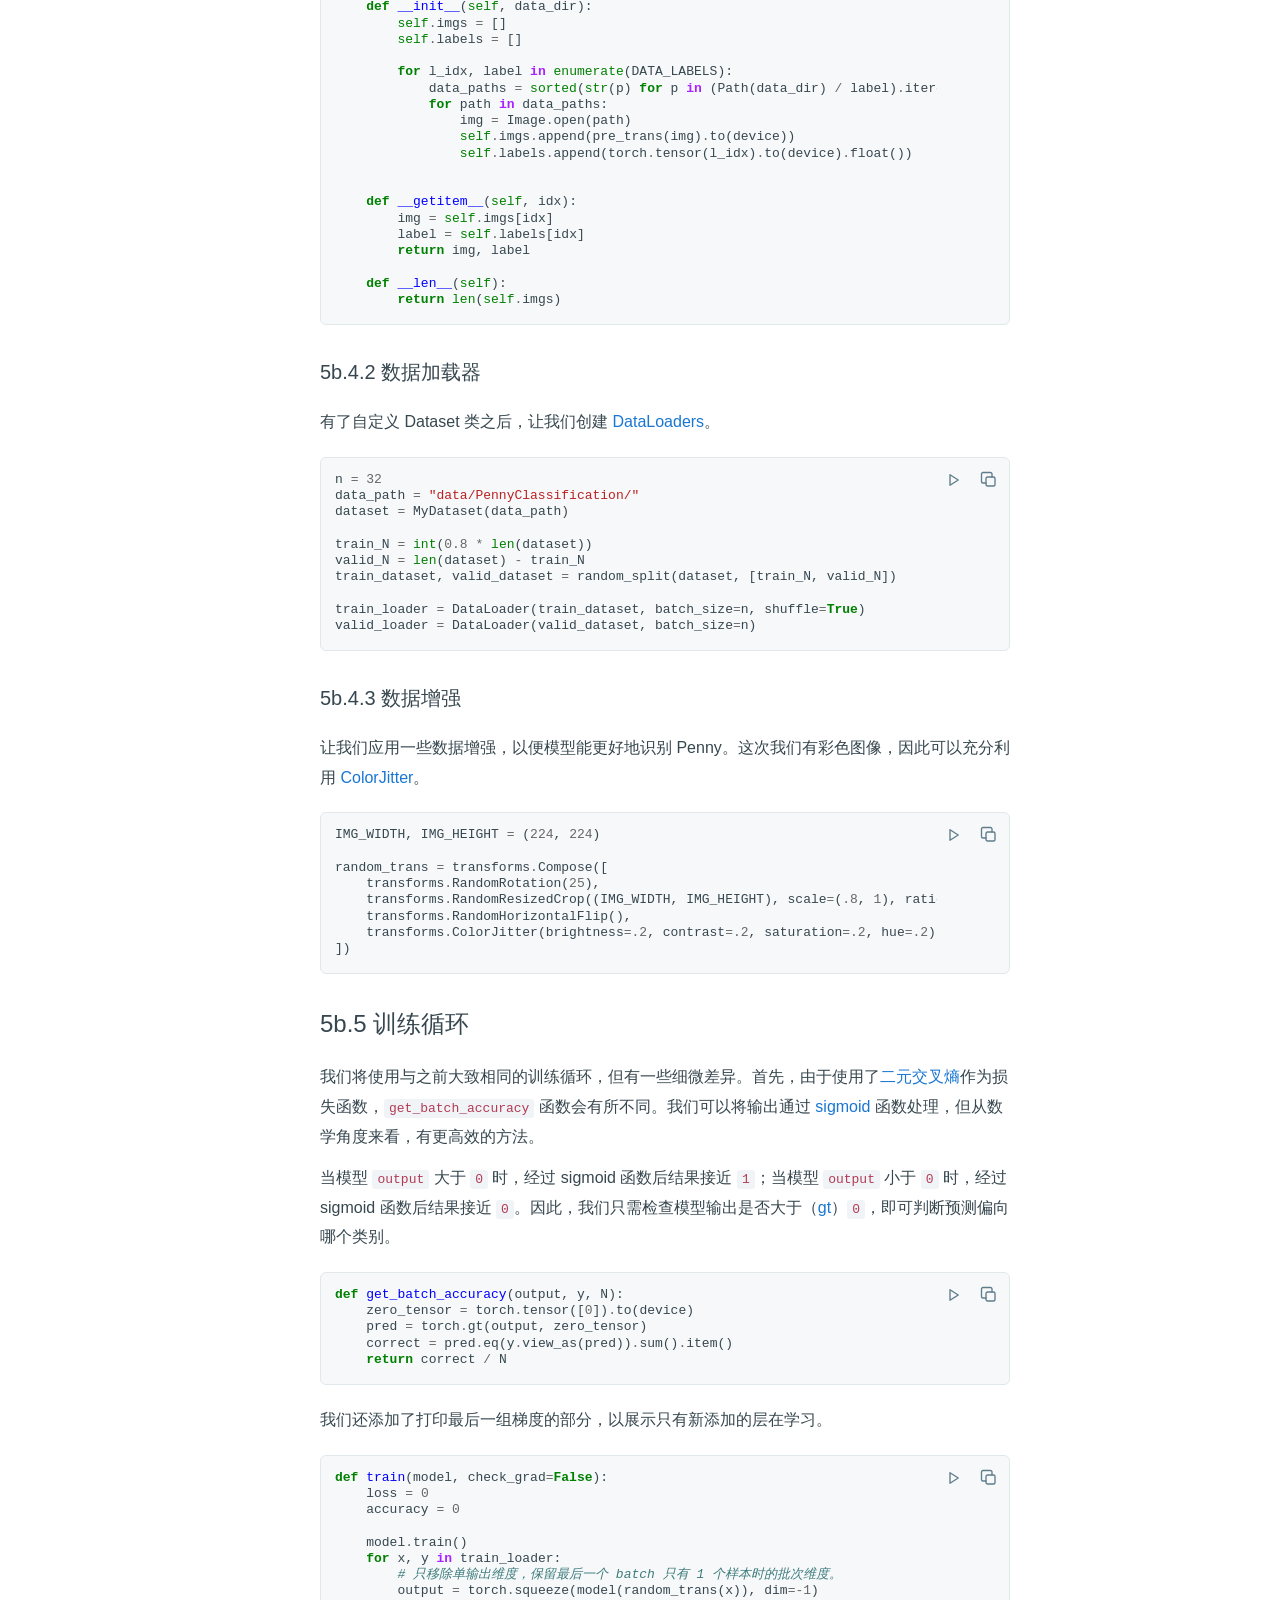
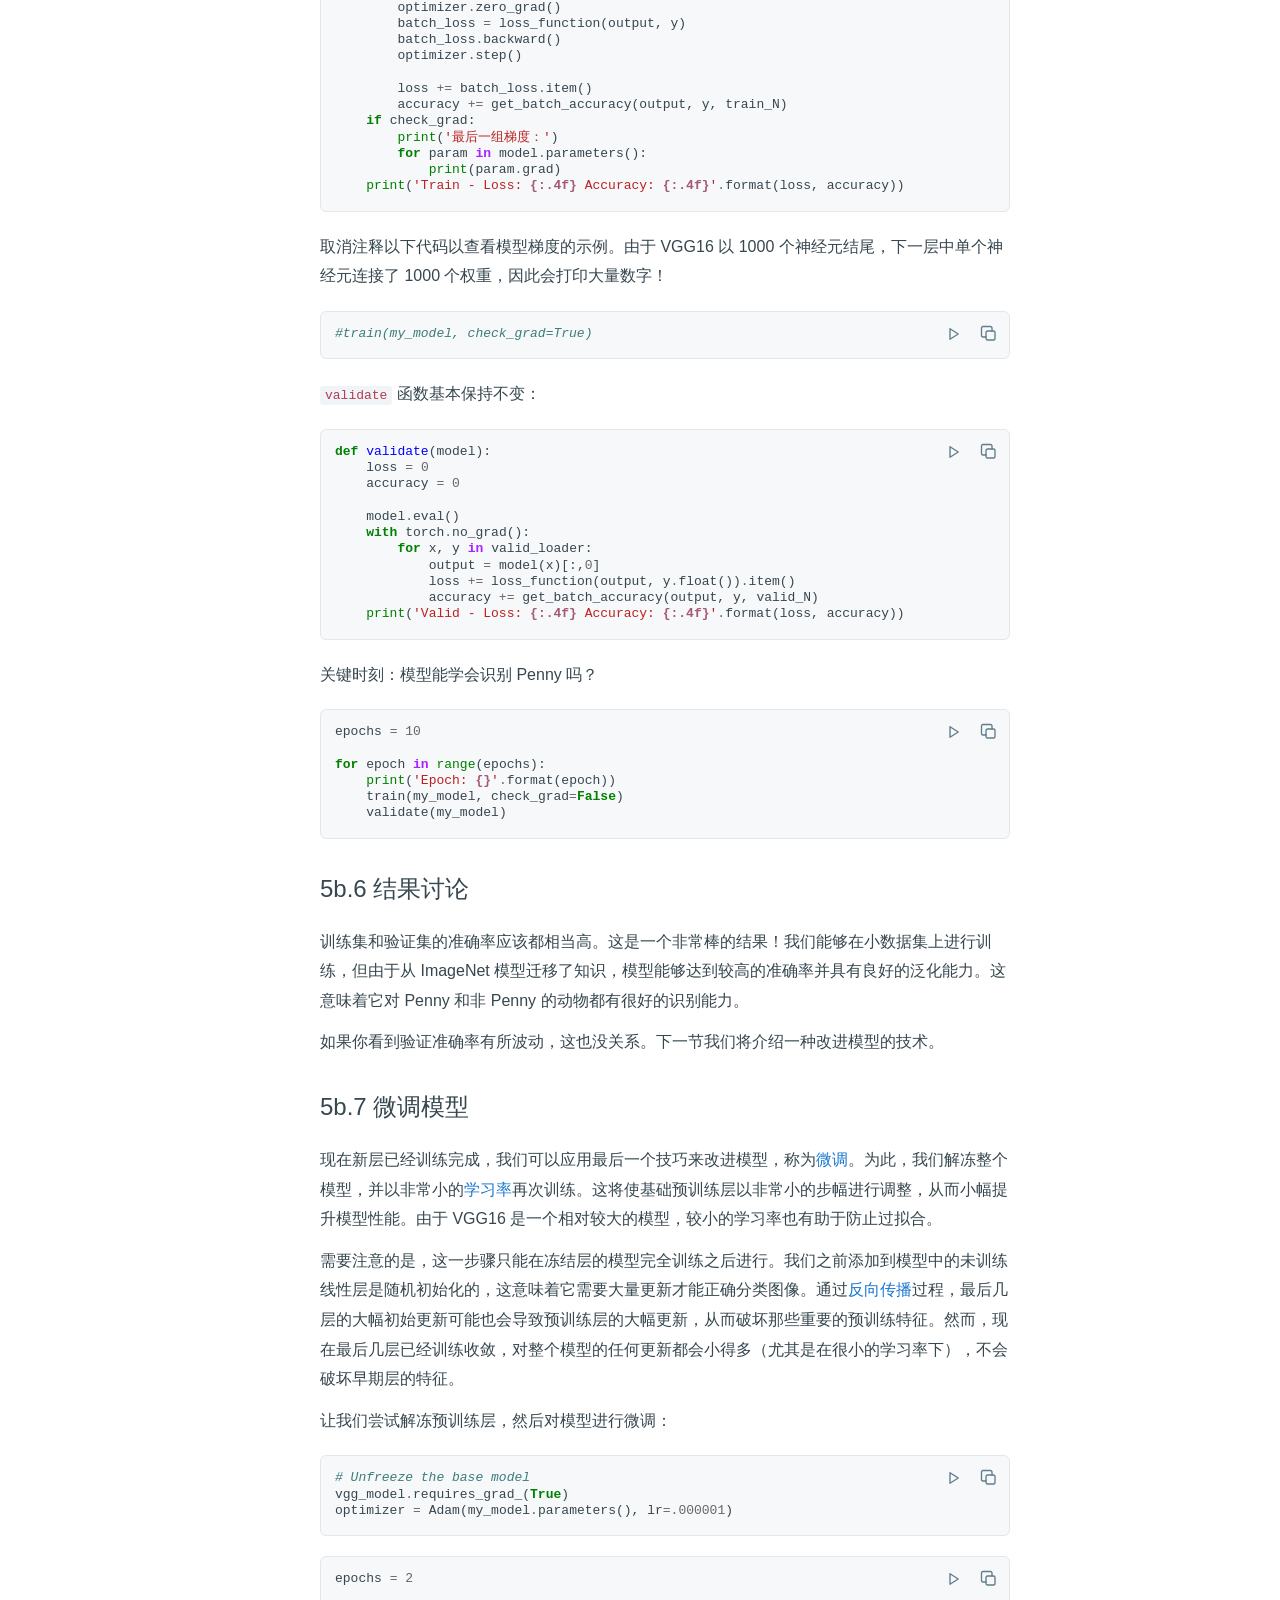
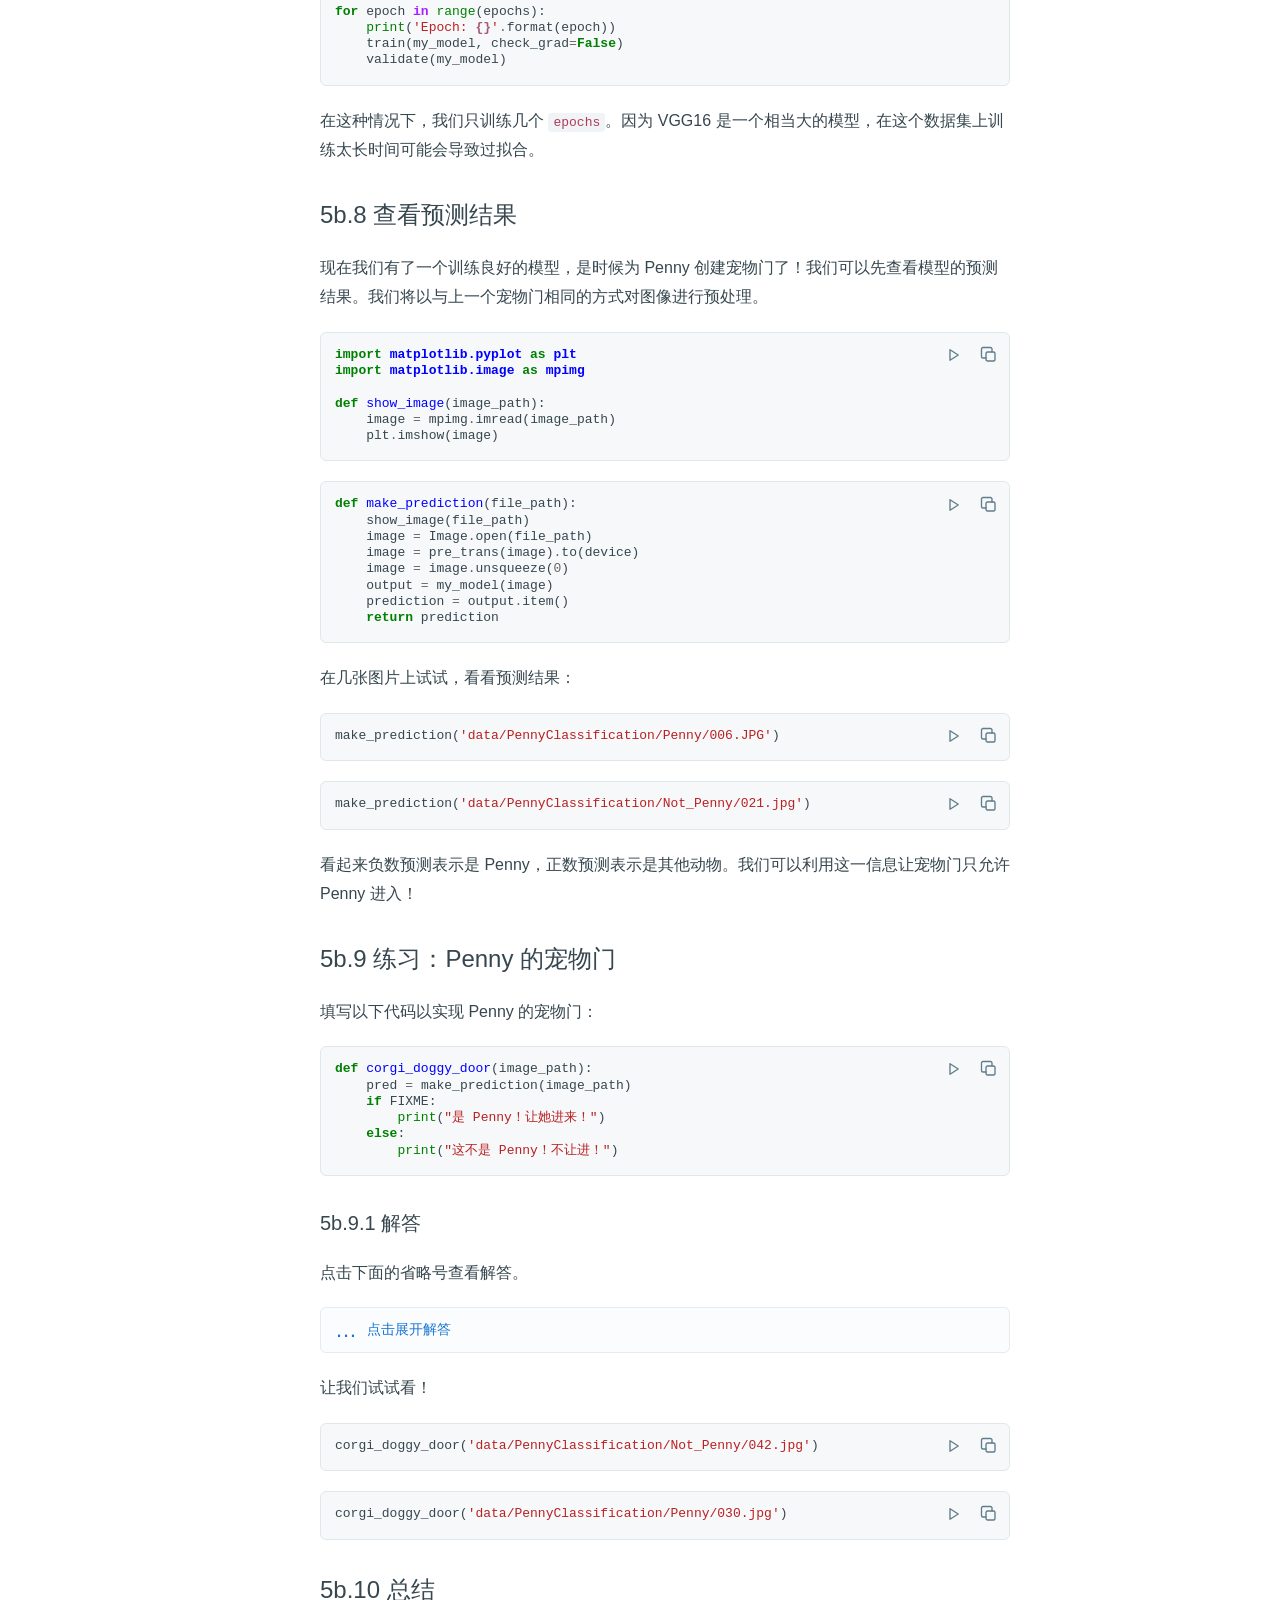
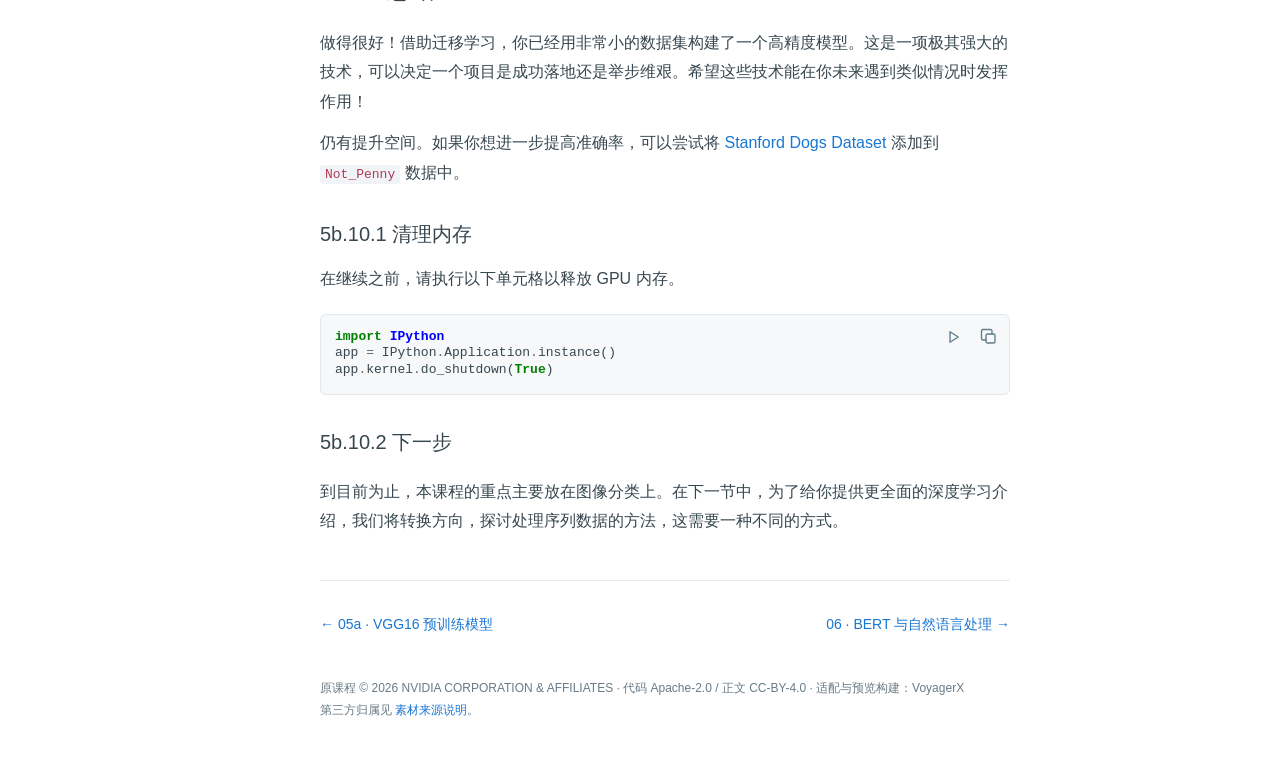
<file: course_content/html/05b_corgi_door.html>
<!DOCTYPE html>

<html lang="zh-CN"><head><meta charset="utf-8"/><meta content="width=device-width,initial-scale=1" name="viewport"/><title>05b · 柯基识别与迁移学习 — NVIDIA DLI at ModelScope Notebook</title><link href="_static/style.css?v=df18e0d7cd28" rel="stylesheet"/>
<script>window.MathJax={tex:{inlineMath:[['$','$'],['\\(','\\)']],displayMath:[['$$','$$'],['\\[','\\]']] },options:{enableMenu:false},svg:{fontCache:'global'}};</script><script defer="" src="_static/mathjax.js"></script></head>
<body><header class="topbar"><button aria-expanded="false" aria-label="打开课程目录" class="menu">☰</button><a class="brand" href="index.html" rel="noopener noreferrer" target="_blank">NVIDIA DLI · 深度学习基础</a><nav aria-label="相关链接" class="toplinks"><a href="https://modelscope.cn/code/workspace?type=running&amp;gid=cb1503c2-1458-4f67-b9c3-bd505091cb47&amp;from=header" rel="noopener noreferrer" target="_blank">运行 Notebook</a><a href="https://github.com/VoyagerXvoyagerx/nvidia-dli-deep-learning-zh-modelscope" rel="noopener noreferrer" target="_blank">GitHub</a></nav></header>
<aside aria-label="课程目录" class="sidebar"><input aria-label="搜索课程" class="search" placeholder="搜索课程…" type="search"/><h2>课程目录</h2><ul class="chapters"><li><a class="" href="index.html" target="_self">前言与课程导航</a></li><li><a class="" href="00_jupyterlab.html" target="_self">00 · JupyterLab 入门</a></li><li><a class="" href="01_mnist.html" target="_self">01 · 深度学习简介与 MNIST</a></li><li><a class="" href="02_asl.html" target="_self">02 · 神经网络训练与美国手语</a></li><li><a class="" href="03_asl_cnn.html" target="_self">03 · 卷积神经网络</a></li><li><a class="" href="04a_asl_augmentation.html" target="_self">04a · 数据增强</a></li><li><a class="" href="04b_asl_predictions.html" target="_self">04b · 模型部署与预测</a></li><li><a class="" href="05a_doggy_door.html" target="_self">05a · VGG16 预训练模型</a></li><li><a aria-current="page" class="active" href="05b_corgi_door.html" target="_self">05b · 柯基识别与迁移学习</a></li><li><a class="" href="06_nlp.html" target="_self">06 · BERT 与自然语言处理</a></li></ul><p class="empty-search">没有匹配的课程</p></aside>
<main><div class="breadcrumb"><a href="index.html" rel="noopener noreferrer" target="_blank">深度学习基础</a> / 05b · 柯基识别与迁移学习</div><h1 class="page-title">05b · 柯基识别与迁移学习</h1><article class="notebook"><div class="cell border-box-sizing text_cell rendered" id="cell-id=4d843a6a"><div class="inner_cell">
<div class="text_cell_render border-box-sizing rendered_html">
<h2 id="%E8%AE%B8%E5%8F%AF%E8%AF%81">许可证<a class="anchor-link" href="#%E8%AE%B8%E5%8F%AF%E8%AF%81">¶</a></h2><p>除非另有说明：</p>
<ul>
<li>代码单元格遵循
<a href="https://github.com/VoyagerXvoyagerx/nvidia-dli-deep-learning-zh-modelscope/blob/main/LICENSES/Apache-2.0.txt" rel="noopener noreferrer" target="_blank">Apache 许可证 2.0</a>。</li>
<li>Markdown 及原始单元格遵循
<a href="https://github.com/VoyagerXvoyagerx/nvidia-dli-deep-learning-zh-modelscope/blob/main/LICENSES/CC-BY-4.0.txt" rel="noopener noreferrer" target="_blank">知识共享署名 4.0 国际许可协议</a>。</li>
<li>第三方材料保留其原始许可证，详见
<a href="https://github.com/VoyagerXvoyagerx/nvidia-dli-deep-learning-zh-modelscope/blob/main/THIRD_PARTY_NOTICES.md" rel="noopener noreferrer" target="_blank"><code>THIRD_PARTY_NOTICES.md</code></a>。</li>
</ul>
<p>版权所有 (c) 2026 NVIDIA CORPORATION &amp; AFFILIATES。</p>
</div>
</div>
</div>
<div class="cell border-box-sizing text_cell rendered" id="cell-id=053183c3"><div class="inner_cell">
<div class="text_cell_render border-box-sizing rendered_html">
<h2 id="5b.-%E8%BF%81%E7%A7%BB%E5%AD%A6%E4%B9%A0">5b. 迁移学习<a class="anchor-link" href="#5b.-%E8%BF%81%E7%A7%BB%E5%AD%A6%E4%B9%A0">¶</a></h2>
</div>
</div>
</div>
<div class="cell border-box-sizing text_cell rendered" id="cell-id=45b6ba33"><div class="inner_cell">
<div class="text_cell_render border-box-sizing rendered_html">
<p>到目前为止，我们已经在大型数据集上训练了精确的模型，也下载了无需训练即可使用的预训练模型。但如果我们找不到完全符合需求的预训练模型，也没有足够大的数据集从头训练模型，该怎么办？这时，我们可以使用一种非常有用的技术，称为<a href="https://blogs.nvidia.com/blog/2019/02/07/what-is-transfer-learning/" rel="noopener noreferrer" target="_blank">迁移学习</a>。</p>
<p>在迁移学习中，我们取一个预训练模型，并在与原始训练任务有所重叠的新任务上对其进行再训练。一个很好的类比是：一位擅长绘画的艺术家想要学习炭笔画。可以想象，他在绘画中学到的技能在学习炭笔画时会非常有价值。</p>
<p>以深度学习为例，假设我们有一个非常擅长识别各种汽车类型的预训练模型，现在想训练一个识别摩托车类型的模型。汽车模型中学到的很多知识很可能非常有用，例如识别车灯和车轮的能力。</p>
<p>当我们没有大量多样化的数据集时，迁移学习尤为强大。在这种情况下，从头开始训练的模型很可能会快速记住训练数据，但无法很好地泛化到新数据。借助迁移学习，你可以提高在小数据集上训练出精确且鲁棒模型的可能性。</p>
</div>
</div>
</div>
<div class="cell border-box-sizing text_cell rendered" id="cell-id=c5fe37d4"><div class="inner_cell">
<div class="text_cell_render border-box-sizing rendered_html">
<h2 id="5b.1-%E5%87%86%E5%A4%87%E5%B7%A5%E4%BD%9C">5b.1 准备工作<a class="anchor-link" href="#5b.1-%E5%87%86%E5%A4%87%E5%B7%A5%E4%BD%9C">¶</a></h2>
</div>
</div>
</div>
<div class="cell border-box-sizing text_cell rendered" id="cell-id=5762eb06"><div class="inner_cell">
<div class="text_cell_render border-box-sizing rendered_html">
<p>在开始之前，让我们先安装本实验所需的库。</p>
</div>
</div>
</div>
<div class="cell border-box-sizing text_cell rendered" id="cell-id=e8cc8cd9"><div class="inner_cell">
<div class="text_cell_render border-box-sizing rendered_html">
<p>本实验使用 Kaggle 数据集：<a href="https://www.kaggle.com/datasets/danielledetering/penny-the-corgi" rel="noopener noreferrer" target="_blank">Penny the Corgi</a>。请运行以下代码将其添加到数据文件夹。</p>
</div>
</div>
</div>
<div class="cell border-box-sizing code_cell rendered" id="cell-id=3047f47d">
<div class="input">
<div class="inner_cell">
<div class="input_area">
<div class="highlight hl-ipython3"><pre><span></span><span class="n">prepare_corgi</span><span class="p">()</span>
</pre></div>
</div>
</div>
</div>
</div>
<div class="cell border-box-sizing text_cell rendered" id="cell-id=f6a94884"><div class="inner_cell">
<div class="text_cell_render border-box-sizing rendered_html">
<h2 id="5b.2-%E5%AD%A6%E4%B9%A0%E7%9B%AE%E6%A0%87">5b.2 学习目标<a class="anchor-link" href="#5b.2-%E5%AD%A6%E4%B9%A0%E7%9B%AE%E6%A0%87">¶</a></h2>
</div>
</div>
</div>
<div class="cell border-box-sizing text_cell rendered" id="cell-id=69c4b01e"><div class="inner_cell">
<div class="text_cell_render border-box-sizing rendered_html">
<ul>
<li>为迁移学习准备预训练模型</li>
<li>在预训练模型上使用自己的小数据集进行迁移学习</li>
<li>进一步微调模型以获得更好的性能</li>
</ul>
</div>
</div>
</div>
<div class="cell border-box-sizing code_cell rendered" id="cell-id=4b433307">
<div class="input">
<div class="inner_cell">
<div class="input_area">
<div class="highlight hl-ipython3"><pre><span></span><span class="kn">import</span><span class="w"> </span><span class="nn">torch</span>
<span class="kn">import</span><span class="w"> </span><span class="nn">torch.nn</span><span class="w"> </span><span class="k">as</span><span class="w"> </span><span class="nn">nn</span>
<span class="kn">from</span><span class="w"> </span><span class="nn">torch.optim</span><span class="w"> </span><span class="kn">import</span> <span class="n">Adam</span>
<span class="kn">from</span><span class="w"> </span><span class="nn">torch.utils.data</span><span class="w"> </span><span class="kn">import</span> <span class="n">Dataset</span><span class="p">,</span> <span class="n">DataLoader</span><span class="p">,</span> <span class="n">random_split</span>
<span class="kn">import</span><span class="w"> </span><span class="nn">torchvision.transforms.v2</span><span class="w"> </span><span class="k">as</span><span class="w"> </span><span class="nn">transforms</span>
<span class="kn">import</span><span class="w"> </span><span class="nn">torchvision.io</span><span class="w"> </span><span class="k">as</span><span class="w"> </span><span class="nn">tv_io</span>

<span class="kn">import</span><span class="w"> </span><span class="nn">json</span>
<span class="kn">from</span><span class="w"> </span><span class="nn">PIL</span><span class="w"> </span><span class="kn">import</span> <span class="n">Image</span>

<span class="kn">import</span><span class="w"> </span><span class="nn">utils</span>

<span class="n">device</span> <span class="o">=</span> <span class="n">torch</span><span class="o">.</span><span class="n">device</span><span class="p">(</span><span class="s2">"cuda"</span> <span class="k">if</span> <span class="n">torch</span><span class="o">.</span><span class="n">cuda</span><span class="o">.</span><span class="n">is_available</span><span class="p">()</span> <span class="k">else</span> <span class="s2">"cpu"</span><span class="p">)</span>
<span class="n">torch</span><span class="o">.</span><span class="n">cuda</span><span class="o">.</span><span class="n">is_available</span><span class="p">()</span>
</pre></div>
</div>
</div>
</div>
</div>
<div class="cell border-box-sizing text_cell rendered" id="cell-id=d193eecb"><div class="inner_cell">
<div class="text_cell_render border-box-sizing rendered_html">
<h2 id="5b.3-%E4%B8%AA%E6%80%A7%E5%8C%96%E5%AE%A0%E7%89%A9%E9%97%A8">5b.3 个性化宠物门<a class="anchor-link" href="#5b.3-%E4%B8%AA%E6%80%A7%E5%8C%96%E5%AE%A0%E7%89%A9%E9%97%A8">¶</a></h2>
</div>
</div>
</div>
<div class="cell border-box-sizing text_cell rendered" id="cell-id=e3a8be2a"><div class="inner_cell">
<div class="text_cell_render border-box-sizing rendered_html">
<p>在上一个练习中，我们使用预训练的 <a href="http://www.image-net.org/" rel="noopener noreferrer" target="_blank">ImageNet</a> 模型来放行所有狗，但拦截其他动物。在本练习中，我们将创建一个只允许特定狗进入的宠物门。具体来说，我们将为一只名叫 Penny 的柯基犬制作一个自动宠物门。<code>data/corgi_door</code> 文件夹中有更多 Penny 的图片。</p>
</div>
</div>
</div>
<div class="cell border-box-sizing text_cell rendered" id="cell-id=d0f4de58"><div class="inner_cell">
<div class="text_cell_render border-box-sizing rendered_html">
<center><img alt="No description has been provided for this image" src="[data-uri]" width="30%"/></center>
</div>
</div>
</div>
<div class="cell border-box-sizing text_cell rendered" id="cell-id=31beaef1"><div class="inner_cell">
<div class="text_cell_render border-box-sizing rendered_html">
<p>挑战在于，预训练模型并非专门用于识别这只特定的狗，而且我们只有 116 张 Penny 的图片。如果尝试用这些图片从头训练模型，会出现过拟合和泛化能力差的问题。然而，如果我们从一个擅长检测狗的预训练模型开始，就可以利用其已有知识，通过较小的数据集建立对 Penny 的泛化理解。我们可以使用迁移学习来解决这一挑战。</p>
</div>
</div>
</div>
<div class="cell border-box-sizing text_cell rendered" id="cell-id=6c38b13c"><div class="inner_cell">
<div class="text_cell_render border-box-sizing rendered_html">
<h3 id="5b.3.1-%E4%B8%8B%E8%BD%BD%E9%A2%84%E8%AE%AD%E7%BB%83%E6%A8%A1%E5%9E%8B">5b.3.1 下载预训练模型<a class="anchor-link" href="#5b.3.1-%E4%B8%8B%E8%BD%BD%E9%A2%84%E8%AE%AD%E7%BB%83%E6%A8%A1%E5%9E%8B">¶</a></h3>
</div>
</div>
</div>
<div class="cell border-box-sizing text_cell rendered" id="cell-id=582b295e"><div class="inner_cell">
<div class="text_cell_render border-box-sizing rendered_html">
<p><a href="https://pytorch.org/vision/stable/models.html" rel="noopener noreferrer" target="_blank">ImageNet torchvision.models</a> 通常是计算机视觉迁移学习的良好选择，因为它们已经学会了对各种不同类型的图像进行分类。在此过程中，它们学会了检测许多不同类型的<a href="https://developers.google.com/machine-learning/glossary#" rel="noopener noreferrer" target="_blank">特征</a>，这些特征在图像识别中具有重要价值。由于 ImageNet 模型已学会检测包括狗在内的动物，因此它特别适合用于检测 Penny 的迁移学习任务。</p>
<p>让我们从下载预训练模型开始。</p>
</div>
</div>
</div>
<div class="cell border-box-sizing code_cell rendered" id="cell-id=66e0610f">
<div class="input">
<div class="inner_cell">
<div class="input_area">
<div class="highlight hl-ipython3"><pre><span></span><span class="kn">from</span><span class="w"> </span><span class="nn">torchvision.models</span><span class="w"> </span><span class="kn">import</span> <span class="n">VGG16_Weights</span>

<span class="c1"># load the VGG16 network *pre-trained* on the ImageNet dataset</span>
<span class="n">weights</span> <span class="o">=</span> <span class="n">VGG16_Weights</span><span class="o">.</span><span class="n">DEFAULT</span>
<span class="n">vgg_model</span> <span class="o">=</span> <span class="n">load_vgg16</span><span class="p">()</span>
</pre></div>
</div>
</div>
</div>
</div>
<div class="cell border-box-sizing text_cell rendered" id="cell-id=ff524fde"><div class="inner_cell">
<div class="text_cell_render border-box-sizing rendered_html">
<p>下载时需要注意一个重要差异。ImageNet 模型的最后一层是包含 1000 个单元的<a href="https://developers.google.com/machine-learning/glossary#dense-layer" rel="noopener noreferrer" target="_blank">全连接层</a>，代表数据集中 1000 个可能的类别。而在我们的情况下，我们希望它进行不同的分类：这是 Penny 还是不是？我们将添加新层来专门识别 Penny。</p>
</div>
</div>
</div>
<div class="cell border-box-sizing code_cell rendered" id="cell-id=28386188">
<div class="input">
<div class="inner_cell">
<div class="input_area">
<div class="highlight hl-ipython3"><pre><span></span><span class="n">vgg_model</span><span class="o">.</span><span class="n">to</span><span class="p">(</span><span class="n">device</span><span class="p">)</span>
</pre></div>
</div>
</div>
</div>
</div>
<div class="cell border-box-sizing text_cell rendered" id="cell-id=b8761a04"><div class="inner_cell">
<div class="text_cell_render border-box-sizing rendered_html">
<h3 id="5b.3.2-%E5%86%BB%E7%BB%93%E5%9F%BA%E7%A1%80%E6%A8%A1%E5%9E%8B">5b.3.2 冻结基础模型<a class="anchor-link" href="#5b.3.2-%E5%86%BB%E7%BB%93%E5%9F%BA%E7%A1%80%E6%A8%A1%E5%9E%8B">¶</a></h3><p>在将新层添加到<a href="https://developers.google.com/machine-learning/glossary#pre-trained-model" rel="noopener noreferrer" target="_blank">预训练模型</a>之前，我们需要先执行一个重要步骤：冻结模型的预训练层。这意味着在训练时，我们不会更新预训练模型的基础层，而只更新我们在末尾添加的用于新分类任务的新层。我们冻结初始层是为了保留在 ImageNet 数据集上训练所获得的知识。如果此时解冻这些层，很可能会破坏这些宝贵的信息。之后有选项可以解冻并训练这些层，该过程称为微调。</p>
<p>冻结基础层只需将模型的 <a href="https://pytorch.org/docs/stable/generated/torch.Tensor.requires_grad.html" rel="noopener noreferrer" target="_blank">requires_grad_</a> 设置为 <code>False</code> 即可。</p>
</div>
</div>
</div>
<div class="cell border-box-sizing code_cell rendered" id="cell-id=40994deb">
<div class="input">
<div class="inner_cell">
<div class="input_area">
<div class="highlight hl-ipython3"><pre><span></span><span class="n">vgg_model</span><span class="o">.</span><span class="n">requires_grad_</span><span class="p">(</span><span class="kc">False</span><span class="p">)</span>
<span class="nb">print</span><span class="p">(</span><span class="s2">"VGG16 已冻结"</span><span class="p">)</span>
</pre></div>
</div>
</div>
</div>
</div>
<div class="cell border-box-sizing text_cell rendered" id="cell-id=00d5ab26"><div class="inner_cell">
<div class="text_cell_render border-box-sizing rendered_html">
<h3 id="5b.3.3-%E6%B7%BB%E5%8A%A0%E6%96%B0%E5%B1%82">5b.3.3 添加新层<a class="anchor-link" href="#5b.3.3-%E6%B7%BB%E5%8A%A0%E6%96%B0%E5%B1%82">¶</a></h3>
</div>
</div>
</div>
<div class="cell border-box-sizing text_cell rendered" id="cell-id=e5cbaf2d"><div class="inner_cell">
<div class="text_cell_render border-box-sizing rendered_html">
<p>现在我们可以将新的可训练层添加到预训练模型中。这些层将提取预训练层的特征，并将其转化为对新数据集的预测。我们将向模型添加两层。在之前的课程中，我们创建了自己的<a href="https://pytorch.org/tutorials/beginner/examples_nn/two_layer_net_module.html" rel="noopener noreferrer" target="_blank">自定义模块</a>。迁移学习模块的工作方式完全相同，可以作为<a href="https://pytorch.org/docs/stable/generated/torch.nn.Sequential.html" rel="noopener noreferrer" target="_blank">顺序模型</a>中的一层使用。</p>
<p>然后，我们将添加一个 <code>Linear</code> 层，将 VGG16 的全部 <code>1000</code> 个输出连接到 <code>1</code> 个神经元。</p>
</div>
</div>
</div>
<div class="cell border-box-sizing code_cell rendered" id="cell-id=7495512e">
<div class="input">
<div class="inner_cell">
<div class="input_area">
<div class="highlight hl-ipython3"><pre><span></span><span class="n">N_CLASSES</span> <span class="o">=</span> <span class="mi">1</span>

<span class="n">my_model</span> <span class="o">=</span> <span class="n">nn</span><span class="o">.</span><span class="n">Sequential</span><span class="p">(</span>
    <span class="n">vgg_model</span><span class="p">,</span>
    <span class="n">nn</span><span class="o">.</span><span class="n">Linear</span><span class="p">(</span><span class="mi">1000</span><span class="p">,</span> <span class="n">N_CLASSES</span><span class="p">)</span>
<span class="p">)</span>

<span class="n">my_model</span><span class="o">.</span><span class="n">to</span><span class="p">(</span><span class="n">device</span><span class="p">)</span>
</pre></div>
</div>
</div>
</div>
</div>
<div class="cell border-box-sizing text_cell rendered" id="cell-id=1dea1f15"><div class="inner_cell">
<div class="text_cell_render border-box-sizing rendered_html">
<p>如果我们想验证 VGG 层是否已被冻结，可以遍历模型的<a href="https://pytorch.org/docs/stable/generated/torch.nn.parameter.Parameter.html" rel="noopener noreferrer" target="_blank">参数</a>。</p>
</div>
</div>
</div>
<div class="cell border-box-sizing code_cell rendered" id="cell-id=dde8292b">
<div class="input">
<div class="inner_cell">
<div class="input_area">
<div class="highlight hl-ipython3"><pre><span></span><span class="k">for</span> <span class="n">idx</span><span class="p">,</span> <span class="n">param</span> <span class="ow">in</span> <span class="nb">enumerate</span><span class="p">(</span><span class="n">my_model</span><span class="o">.</span><span class="n">parameters</span><span class="p">()):</span>
    <span class="nb">print</span><span class="p">(</span><span class="n">idx</span><span class="p">,</span> <span class="n">param</span><span class="o">.</span><span class="n">requires_grad</span><span class="p">)</span>
</pre></div>
</div>
</div>
</div>
</div>
<div class="cell border-box-sizing text_cell rendered" id="cell-id=cd1b1afd"><div class="inner_cell">
<div class="text_cell_render border-box-sizing rendered_html">
<p>如果我们确实想让 VGG 层可训练，可以对 <code>vgg_model</code> 将 <code>requires_grad_</code> 设置为 <code>True</code>。</p>
</div>
</div>
</div>
<div class="cell border-box-sizing code_cell rendered" id="cell-id=cfaf13d2">
<div class="input">
<div class="inner_cell">
<div class="input_area">
<div class="highlight hl-ipython3"><pre><span></span><span class="n">vgg_model</span><span class="o">.</span><span class="n">requires_grad_</span><span class="p">(</span><span class="kc">True</span><span class="p">)</span>
<span class="nb">print</span><span class="p">(</span><span class="s2">"VGG16 已解冻"</span><span class="p">)</span>
<span class="k">for</span> <span class="n">idx</span><span class="p">,</span> <span class="n">param</span> <span class="ow">in</span> <span class="nb">enumerate</span><span class="p">(</span><span class="n">my_model</span><span class="o">.</span><span class="n">parameters</span><span class="p">()):</span>
    <span class="nb">print</span><span class="p">(</span><span class="n">idx</span><span class="p">,</span> <span class="n">param</span><span class="o">.</span><span class="n">requires_grad</span><span class="p">)</span>
</pre></div>
</div>
</div>
</div>
</div>
<div class="cell border-box-sizing text_cell rendered" id="cell-id=6f1ca1f4"><div class="inner_cell">
<div class="text_cell_render border-box-sizing rendered_html">
<p>但目前我们只希望训练新添加的层，因此我们将关闭其他层的训练。</p>
</div>
</div>
</div>
<div class="cell border-box-sizing code_cell rendered" id="cell-id=578980de">
<div class="input">
<div class="inner_cell">
<div class="input_area">
<div class="highlight hl-ipython3"><pre><span></span><span class="n">vgg_model</span><span class="o">.</span><span class="n">requires_grad_</span><span class="p">(</span><span class="kc">False</span><span class="p">)</span>
<span class="nb">print</span><span class="p">(</span><span class="s2">"VGG16 已冻结"</span><span class="p">)</span>
</pre></div>
</div>
</div>
</div>
</div>
<div class="cell border-box-sizing text_cell rendered" id="cell-id=aa68e631"><div class="inner_cell">
<div class="text_cell_render border-box-sizing rendered_html">
<h3 id="5b.3.4-%E7%BC%96%E8%AF%91%E6%A8%A1%E5%9E%8B">5b.3.4 编译模型<a class="anchor-link" href="#5b.3.4-%E7%BC%96%E8%AF%91%E6%A8%A1%E5%9E%8B">¶</a></h3>
</div>
</div>
</div>
<div class="cell border-box-sizing text_cell rendered" id="cell-id=2128f37b"><div class="inner_cell">
<div class="text_cell_render border-box-sizing rendered_html">
<p>与之前的练习一样，我们需要为模型配置损失函数和评估指标。这里需要做一些不同的选择。在之前的情况下，我们的分类问题有很多类别，因此选择了分类交叉熵来计算损失。而在本例中，我们只有一个二分类问题（是 Penny 还是不是），因此将使用<a href="https://pytorch.org/docs/stable/generated/torch.nn.BCELoss.html" rel="noopener noreferrer" target="_blank">二元交叉熵</a>。关于两者差异的详细信息，请参见<a href="https://gombru.github.io/2018/05/23/cross_entropy_loss/" rel="noopener noreferrer" target="_blank">这里</a>。我们还将使用二元准确率代替传统准确率。</p>
<p>通过设置 <code>from_logits=True</code>，我们告知<a href="https://gombru.github.io/2018/05/23/cross_entropy_loss/" rel="noopener noreferrer" target="_blank">损失函数</a>输出值尚未归一化（例如未经过 softmax 处理）。</p>
</div>
</div>
</div>
<div class="cell border-box-sizing code_cell rendered" id="cell-id=12422ddd">
<div class="input">
<div class="inner_cell">
<div class="input_area">
<div class="highlight hl-ipython3"><pre><span></span><span class="n">loss_function</span> <span class="o">=</span> <span class="n">nn</span><span class="o">.</span><span class="n">BCEWithLogitsLoss</span><span class="p">()</span>
<span class="n">optimizer</span> <span class="o">=</span> <span class="n">Adam</span><span class="p">(</span><span class="n">my_model</span><span class="o">.</span><span class="n">parameters</span><span class="p">())</span>
<span class="n">my_model</span> <span class="o">=</span> <span class="n">my_model</span><span class="o">.</span><span class="n">to</span><span class="p">(</span><span class="n">device</span><span class="p">)</span>
</pre></div>
</div>
</div>
</div>
</div>
<div class="cell border-box-sizing text_cell rendered" id="cell-id=2722e6b5"><div class="inner_cell">
<div class="text_cell_render border-box-sizing rendered_html">
<h2 id="5b.4-%E6%95%B0%E6%8D%AE%E5%A2%9E%E5%BC%BA">5b.4 数据增强<a class="anchor-link" href="#5b.4-%E6%95%B0%E6%8D%AE%E5%A2%9E%E5%BC%BA">¶</a></h2>
</div>
</div>
</div>
<div class="cell border-box-sizing text_cell rendered" id="cell-id=75b7d67d"><div class="inner_cell">
<div class="text_cell_render border-box-sizing rendered_html">
<p>与之前的课程一样，我们将创建一个自定义 <a href="https://pytorch.org/tutorials/beginner/basics/data_tutorial.html" rel="noopener noreferrer" target="_blank">Dataset</a> 来读取 Penny（及非 Penny）的图片。首先，我们从 VGG <code>weights</code> 中获取预处理变换列表。</p>
</div>
</div>
</div>
<div class="cell border-box-sizing code_cell rendered" id="cell-id=cec6a7c1">
<div class="input">
<div class="inner_cell">
<div class="input_area">
<div class="highlight hl-ipython3"><pre><span></span><span class="n">pre_trans</span> <span class="o">=</span> <span class="n">weights</span><span class="o">.</span><span class="n">transforms</span><span class="p">()</span>
</pre></div>
</div>
</div>
</div>
</div>
<div class="cell border-box-sizing text_cell rendered" id="cell-id=a4d4b0b9"><div class="inner_cell">
<div class="text_cell_render border-box-sizing rendered_html">
<h3 id="5b.4.1-%E6%95%B0%E6%8D%AE%E9%9B%86">5b.4.1 数据集<a class="anchor-link" href="#5b.4.1-%E6%95%B0%E6%8D%AE%E9%9B%86">¶</a></h3>
</div>
</div>
</div>
<div class="cell border-box-sizing text_cell rendered" id="cell-id=d917a09c"><div class="inner_cell">
<div class="text_cell_render border-box-sizing rendered_html">
<p>与之前课程从 DataFrame 中读取数据不同，我们将直接读取图像文件，并根据文件路径推断 <code>label</code>。</p>
</div>
</div>
</div>
<div class="cell border-box-sizing code_cell rendered" id="cell-id=1735255f">
<div class="input">
<div class="inner_cell">
<div class="input_area">
<div class="highlight hl-ipython3"><pre><span></span><span class="kn">from</span><span class="w"> </span><span class="nn">pathlib</span><span class="w"> </span><span class="kn">import</span> <span class="n">Path</span>

<span class="n">DATA_LABELS</span> <span class="o">=</span> <span class="p">[</span><span class="s2">"Penny"</span><span class="p">,</span> <span class="s2">"Not_Penny"</span><span class="p">]</span>
    
<span class="k">class</span><span class="w"> </span><span class="nc">MyDataset</span><span class="p">(</span><span class="n">Dataset</span><span class="p">):</span>
    <span class="k">def</span><span class="w"> </span><span class="fm">__init__</span><span class="p">(</span><span class="bp">self</span><span class="p">,</span> <span class="n">data_dir</span><span class="p">):</span>
        <span class="bp">self</span><span class="o">.</span><span class="n">imgs</span> <span class="o">=</span> <span class="p">[]</span>
        <span class="bp">self</span><span class="o">.</span><span class="n">labels</span> <span class="o">=</span> <span class="p">[]</span>
        
        <span class="k">for</span> <span class="n">l_idx</span><span class="p">,</span> <span class="n">label</span> <span class="ow">in</span> <span class="nb">enumerate</span><span class="p">(</span><span class="n">DATA_LABELS</span><span class="p">):</span>
            <span class="n">data_paths</span> <span class="o">=</span> <span class="nb">sorted</span><span class="p">(</span><span class="nb">str</span><span class="p">(</span><span class="n">p</span><span class="p">)</span> <span class="k">for</span> <span class="n">p</span> <span class="ow">in</span> <span class="p">(</span><span class="n">Path</span><span class="p">(</span><span class="n">data_dir</span><span class="p">)</span> <span class="o">/</span> <span class="n">label</span><span class="p">)</span><span class="o">.</span><span class="n">iterdir</span><span class="p">()</span> <span class="k">if</span> <span class="n">p</span><span class="o">.</span><span class="n">suffix</span><span class="o">.</span><span class="n">lower</span><span class="p">()</span> <span class="ow">in</span> <span class="p">(</span><span class="s1">'.jpg'</span><span class="p">,</span> <span class="s1">'.jpeg'</span><span class="p">,</span> <span class="s1">'.png'</span><span class="p">))</span>
            <span class="k">for</span> <span class="n">path</span> <span class="ow">in</span> <span class="n">data_paths</span><span class="p">:</span>
                <span class="n">img</span> <span class="o">=</span> <span class="n">Image</span><span class="o">.</span><span class="n">open</span><span class="p">(</span><span class="n">path</span><span class="p">)</span>
                <span class="bp">self</span><span class="o">.</span><span class="n">imgs</span><span class="o">.</span><span class="n">append</span><span class="p">(</span><span class="n">pre_trans</span><span class="p">(</span><span class="n">img</span><span class="p">)</span><span class="o">.</span><span class="n">to</span><span class="p">(</span><span class="n">device</span><span class="p">))</span>
                <span class="bp">self</span><span class="o">.</span><span class="n">labels</span><span class="o">.</span><span class="n">append</span><span class="p">(</span><span class="n">torch</span><span class="o">.</span><span class="n">tensor</span><span class="p">(</span><span class="n">l_idx</span><span class="p">)</span><span class="o">.</span><span class="n">to</span><span class="p">(</span><span class="n">device</span><span class="p">)</span><span class="o">.</span><span class="n">float</span><span class="p">())</span>


    <span class="k">def</span><span class="w"> </span><span class="fm">__getitem__</span><span class="p">(</span><span class="bp">self</span><span class="p">,</span> <span class="n">idx</span><span class="p">):</span>
        <span class="n">img</span> <span class="o">=</span> <span class="bp">self</span><span class="o">.</span><span class="n">imgs</span><span class="p">[</span><span class="n">idx</span><span class="p">]</span>
        <span class="n">label</span> <span class="o">=</span> <span class="bp">self</span><span class="o">.</span><span class="n">labels</span><span class="p">[</span><span class="n">idx</span><span class="p">]</span>
        <span class="k">return</span> <span class="n">img</span><span class="p">,</span> <span class="n">label</span>

    <span class="k">def</span><span class="w"> </span><span class="fm">__len__</span><span class="p">(</span><span class="bp">self</span><span class="p">):</span>
        <span class="k">return</span> <span class="nb">len</span><span class="p">(</span><span class="bp">self</span><span class="o">.</span><span class="n">imgs</span><span class="p">)</span>
</pre></div>
</div>
</div>
</div>
</div>
<div class="cell border-box-sizing text_cell rendered" id="cell-id=45179c30"><div class="inner_cell">
<div class="text_cell_render border-box-sizing rendered_html">
<h3 id="5b.4.2-%E6%95%B0%E6%8D%AE%E5%8A%A0%E8%BD%BD%E5%99%A8">5b.4.2 数据加载器<a class="anchor-link" href="#5b.4.2-%E6%95%B0%E6%8D%AE%E5%8A%A0%E8%BD%BD%E5%99%A8">¶</a></h3>
</div>
</div>
</div>
<div class="cell border-box-sizing text_cell rendered" id="cell-id=38bb667b"><div class="inner_cell">
<div class="text_cell_render border-box-sizing rendered_html">
<p>有了自定义 Dataset 类之后，让我们创建 <a href="https://pytorch.org/tutorials/beginner/basics/data_tutorial.html#preparing-your-data-for-training-with-dataloaders" rel="noopener noreferrer" target="_blank">DataLoaders</a>。</p>
</div>
</div>
</div>
<div class="cell border-box-sizing code_cell rendered" id="cell-id=0d2b0925">
<div class="input">
<div class="inner_cell">
<div class="input_area">
<div class="highlight hl-ipython3"><pre><span></span><span class="n">n</span> <span class="o">=</span> <span class="mi">32</span>
<span class="n">data_path</span> <span class="o">=</span> <span class="s2">"data/PennyClassification/"</span>
<span class="n">dataset</span> <span class="o">=</span> <span class="n">MyDataset</span><span class="p">(</span><span class="n">data_path</span><span class="p">)</span>

<span class="n">train_N</span> <span class="o">=</span> <span class="nb">int</span><span class="p">(</span><span class="mf">0.8</span> <span class="o">*</span> <span class="nb">len</span><span class="p">(</span><span class="n">dataset</span><span class="p">))</span>
<span class="n">valid_N</span> <span class="o">=</span> <span class="nb">len</span><span class="p">(</span><span class="n">dataset</span><span class="p">)</span> <span class="o">-</span> <span class="n">train_N</span>
<span class="n">train_dataset</span><span class="p">,</span> <span class="n">valid_dataset</span> <span class="o">=</span> <span class="n">random_split</span><span class="p">(</span><span class="n">dataset</span><span class="p">,</span> <span class="p">[</span><span class="n">train_N</span><span class="p">,</span> <span class="n">valid_N</span><span class="p">])</span>

<span class="n">train_loader</span> <span class="o">=</span> <span class="n">DataLoader</span><span class="p">(</span><span class="n">train_dataset</span><span class="p">,</span> <span class="n">batch_size</span><span class="o">=</span><span class="n">n</span><span class="p">,</span> <span class="n">shuffle</span><span class="o">=</span><span class="kc">True</span><span class="p">)</span>
<span class="n">valid_loader</span> <span class="o">=</span> <span class="n">DataLoader</span><span class="p">(</span><span class="n">valid_dataset</span><span class="p">,</span> <span class="n">batch_size</span><span class="o">=</span><span class="n">n</span><span class="p">)</span>
</pre></div>
</div>
</div>
</div>
</div>
<div class="cell border-box-sizing text_cell rendered" id="cell-id=770bf979"><div class="inner_cell">
<div class="text_cell_render border-box-sizing rendered_html">
<h3 id="5b.4.3-%E6%95%B0%E6%8D%AE%E5%A2%9E%E5%BC%BA">5b.4.3 数据增强<a class="anchor-link" href="#5b.4.3-%E6%95%B0%E6%8D%AE%E5%A2%9E%E5%BC%BA">¶</a></h3>
</div>
</div>
</div>
<div class="cell border-box-sizing text_cell rendered" id="cell-id=d1749799"><div class="inner_cell">
<div class="text_cell_render border-box-sizing rendered_html">
<p>让我们应用一些数据增强，以便模型能更好地识别 Penny。这次我们有彩色图像，因此可以充分利用 <a href="https://pytorch.org/vision/stable/auto_examples/transforms/plot_transforms_illustrations.html#colorjitter" rel="noopener noreferrer" target="_blank">ColorJitter</a>。</p>
</div>
</div>
</div>
<div class="cell border-box-sizing code_cell rendered" id="cell-id=154ffa20">
<div class="input">
<div class="inner_cell">
<div class="input_area">
<div class="highlight hl-ipython3"><pre><span></span><span class="n">IMG_WIDTH</span><span class="p">,</span> <span class="n">IMG_HEIGHT</span> <span class="o">=</span> <span class="p">(</span><span class="mi">224</span><span class="p">,</span> <span class="mi">224</span><span class="p">)</span>

<span class="n">random_trans</span> <span class="o">=</span> <span class="n">transforms</span><span class="o">.</span><span class="n">Compose</span><span class="p">([</span>
    <span class="n">transforms</span><span class="o">.</span><span class="n">RandomRotation</span><span class="p">(</span><span class="mi">25</span><span class="p">),</span>
    <span class="n">transforms</span><span class="o">.</span><span class="n">RandomResizedCrop</span><span class="p">((</span><span class="n">IMG_WIDTH</span><span class="p">,</span> <span class="n">IMG_HEIGHT</span><span class="p">),</span> <span class="n">scale</span><span class="o">=</span><span class="p">(</span><span class="mf">.8</span><span class="p">,</span> <span class="mi">1</span><span class="p">),</span> <span class="n">ratio</span><span class="o">=</span><span class="p">(</span><span class="mi">1</span><span class="p">,</span> <span class="mi">1</span><span class="p">)),</span>
    <span class="n">transforms</span><span class="o">.</span><span class="n">RandomHorizontalFlip</span><span class="p">(),</span>
    <span class="n">transforms</span><span class="o">.</span><span class="n">ColorJitter</span><span class="p">(</span><span class="n">brightness</span><span class="o">=</span><span class="mf">.2</span><span class="p">,</span> <span class="n">contrast</span><span class="o">=</span><span class="mf">.2</span><span class="p">,</span> <span class="n">saturation</span><span class="o">=</span><span class="mf">.2</span><span class="p">,</span> <span class="n">hue</span><span class="o">=</span><span class="mf">.2</span><span class="p">)</span>
<span class="p">])</span>
</pre></div>
</div>
</div>
</div>
</div>
<div class="cell border-box-sizing text_cell rendered" id="cell-id=c657a083"><div class="inner_cell">
<div class="text_cell_render border-box-sizing rendered_html">
<h2 id="5b.5-%E8%AE%AD%E7%BB%83%E5%BE%AA%E7%8E%AF">5b.5 训练循环<a class="anchor-link" href="#5b.5-%E8%AE%AD%E7%BB%83%E5%BE%AA%E7%8E%AF">¶</a></h2>
</div>
</div>
</div>
<div class="cell border-box-sizing text_cell rendered" id="cell-id=a2c30477"><div class="inner_cell">
<div class="text_cell_render border-box-sizing rendered_html">
<p>我们将使用与之前大致相同的训练循环，但有一些细微差异。首先，由于使用了<a href="https://pytorch.org/docs/stable/generated/torch.nn.BCELoss.html" rel="noopener noreferrer" target="_blank">二元交叉熵</a>作为损失函数，<code>get_batch_accuracy</code> 函数会有所不同。我们可以将输出通过 <a href="https://en.wikipedia.org/wiki/Sigmoid_function" rel="noopener noreferrer" target="_blank">sigmoid</a> 函数处理，但从数学角度来看，有更高效的方法。</p>
<p>当模型 <code>output</code> 大于 <code>0</code> 时，经过 sigmoid 函数后结果接近 <code>1</code>；当模型 <code>output</code> 小于 <code>0</code> 时，经过 sigmoid 函数后结果接近 <code>0</code>。因此，我们只需检查模型输出是否大于（<a href="https://pytorch.org/docs/stable/generated/torch.gt.html" rel="noopener noreferrer" target="_blank">gt</a>）<code>0</code>，即可判断预测偏向哪个类别。</p>
</div>
</div>
</div>
<div class="cell border-box-sizing code_cell rendered" id="cell-id=91e88794">
<div class="input">
<div class="inner_cell">
<div class="input_area">
<div class="highlight hl-ipython3"><pre><span></span><span class="k">def</span><span class="w"> </span><span class="nf">get_batch_accuracy</span><span class="p">(</span><span class="n">output</span><span class="p">,</span> <span class="n">y</span><span class="p">,</span> <span class="n">N</span><span class="p">):</span>
    <span class="n">zero_tensor</span> <span class="o">=</span> <span class="n">torch</span><span class="o">.</span><span class="n">tensor</span><span class="p">([</span><span class="mi">0</span><span class="p">])</span><span class="o">.</span><span class="n">to</span><span class="p">(</span><span class="n">device</span><span class="p">)</span>
    <span class="n">pred</span> <span class="o">=</span> <span class="n">torch</span><span class="o">.</span><span class="n">gt</span><span class="p">(</span><span class="n">output</span><span class="p">,</span> <span class="n">zero_tensor</span><span class="p">)</span>
    <span class="n">correct</span> <span class="o">=</span> <span class="n">pred</span><span class="o">.</span><span class="n">eq</span><span class="p">(</span><span class="n">y</span><span class="o">.</span><span class="n">view_as</span><span class="p">(</span><span class="n">pred</span><span class="p">))</span><span class="o">.</span><span class="n">sum</span><span class="p">()</span><span class="o">.</span><span class="n">item</span><span class="p">()</span>
    <span class="k">return</span> <span class="n">correct</span> <span class="o">/</span> <span class="n">N</span>
</pre></div>
</div>
</div>
</div>
</div>
<div class="cell border-box-sizing text_cell rendered" id="cell-id=61b7ce2d"><div class="inner_cell">
<div class="text_cell_render border-box-sizing rendered_html">
<p>我们还添加了打印最后一组梯度的部分，以展示只有新添加的层在学习。</p>
</div>
</div>
</div>
<div class="cell border-box-sizing code_cell rendered" id="cell-id=ba1899df">
<div class="input">
<div class="inner_cell">
<div class="input_area">
<div class="highlight hl-ipython3"><pre><span></span><span class="k">def</span><span class="w"> </span><span class="nf">train</span><span class="p">(</span><span class="n">model</span><span class="p">,</span> <span class="n">check_grad</span><span class="o">=</span><span class="kc">False</span><span class="p">):</span>
    <span class="n">loss</span> <span class="o">=</span> <span class="mi">0</span>
    <span class="n">accuracy</span> <span class="o">=</span> <span class="mi">0</span>

    <span class="n">model</span><span class="o">.</span><span class="n">train</span><span class="p">()</span>
    <span class="k">for</span> <span class="n">x</span><span class="p">,</span> <span class="n">y</span> <span class="ow">in</span> <span class="n">train_loader</span><span class="p">:</span>
        <span class="c1"># 只移除单输出维度，保留最后一个 batch 只有 1 个样本时的批次维度。</span>
        <span class="n">output</span> <span class="o">=</span> <span class="n">torch</span><span class="o">.</span><span class="n">squeeze</span><span class="p">(</span><span class="n">model</span><span class="p">(</span><span class="n">random_trans</span><span class="p">(</span><span class="n">x</span><span class="p">)),</span> <span class="n">dim</span><span class="o">=-</span><span class="mi">1</span><span class="p">)</span>
        <span class="n">optimizer</span><span class="o">.</span><span class="n">zero_grad</span><span class="p">()</span>
        <span class="n">batch_loss</span> <span class="o">=</span> <span class="n">loss_function</span><span class="p">(</span><span class="n">output</span><span class="p">,</span> <span class="n">y</span><span class="p">)</span>
        <span class="n">batch_loss</span><span class="o">.</span><span class="n">backward</span><span class="p">()</span>
        <span class="n">optimizer</span><span class="o">.</span><span class="n">step</span><span class="p">()</span>

        <span class="n">loss</span> <span class="o">+=</span> <span class="n">batch_loss</span><span class="o">.</span><span class="n">item</span><span class="p">()</span>
        <span class="n">accuracy</span> <span class="o">+=</span> <span class="n">get_batch_accuracy</span><span class="p">(</span><span class="n">output</span><span class="p">,</span> <span class="n">y</span><span class="p">,</span> <span class="n">train_N</span><span class="p">)</span>
    <span class="k">if</span> <span class="n">check_grad</span><span class="p">:</span>
        <span class="nb">print</span><span class="p">(</span><span class="s1">'最后一组梯度：'</span><span class="p">)</span>
        <span class="k">for</span> <span class="n">param</span> <span class="ow">in</span> <span class="n">model</span><span class="o">.</span><span class="n">parameters</span><span class="p">():</span>
            <span class="nb">print</span><span class="p">(</span><span class="n">param</span><span class="o">.</span><span class="n">grad</span><span class="p">)</span>
    <span class="nb">print</span><span class="p">(</span><span class="s1">'Train - Loss: </span><span class="si">{:.4f}</span><span class="s1"> Accuracy: </span><span class="si">{:.4f}</span><span class="s1">'</span><span class="o">.</span><span class="n">format</span><span class="p">(</span><span class="n">loss</span><span class="p">,</span> <span class="n">accuracy</span><span class="p">))</span>
</pre></div>
</div>
</div>
</div>
</div>
<div class="cell border-box-sizing text_cell rendered" id="cell-id=59ca3562"><div class="inner_cell">
<div class="text_cell_render border-box-sizing rendered_html">
<p>取消注释以下代码以查看模型梯度的示例。由于 VGG16 以 1000 个神经元结尾，下一层中单个神经元连接了 1000 个权重，因此会打印大量数字！</p>
</div>
</div>
</div>
<div class="cell border-box-sizing code_cell rendered" id="cell-id=299a864e">
<div class="input">
<div class="inner_cell">
<div class="input_area">
<div class="highlight hl-ipython3"><pre><span></span><span class="c1">#train(my_model, check_grad=True)</span>
</pre></div>
</div>
</div>
</div>
</div>
<div class="cell border-box-sizing text_cell rendered" id="cell-id=beea5f18"><div class="inner_cell">
<div class="text_cell_render border-box-sizing rendered_html">
<p><code>validate</code> 函数基本保持不变：</p>
</div>
</div>
</div>
<div class="cell border-box-sizing code_cell rendered" id="cell-id=3d9f4477">
<div class="input">
<div class="inner_cell">
<div class="input_area">
<div class="highlight hl-ipython3"><pre><span></span><span class="k">def</span><span class="w"> </span><span class="nf">validate</span><span class="p">(</span><span class="n">model</span><span class="p">):</span>
    <span class="n">loss</span> <span class="o">=</span> <span class="mi">0</span>
    <span class="n">accuracy</span> <span class="o">=</span> <span class="mi">0</span>

    <span class="n">model</span><span class="o">.</span><span class="n">eval</span><span class="p">()</span>
    <span class="k">with</span> <span class="n">torch</span><span class="o">.</span><span class="n">no_grad</span><span class="p">():</span>
        <span class="k">for</span> <span class="n">x</span><span class="p">,</span> <span class="n">y</span> <span class="ow">in</span> <span class="n">valid_loader</span><span class="p">:</span>
            <span class="n">output</span> <span class="o">=</span> <span class="n">model</span><span class="p">(</span><span class="n">x</span><span class="p">)[:,</span><span class="mi">0</span><span class="p">]</span>
            <span class="n">loss</span> <span class="o">+=</span> <span class="n">loss_function</span><span class="p">(</span><span class="n">output</span><span class="p">,</span> <span class="n">y</span><span class="o">.</span><span class="n">float</span><span class="p">())</span><span class="o">.</span><span class="n">item</span><span class="p">()</span>
            <span class="n">accuracy</span> <span class="o">+=</span> <span class="n">get_batch_accuracy</span><span class="p">(</span><span class="n">output</span><span class="p">,</span> <span class="n">y</span><span class="p">,</span> <span class="n">valid_N</span><span class="p">)</span>
    <span class="nb">print</span><span class="p">(</span><span class="s1">'Valid - Loss: </span><span class="si">{:.4f}</span><span class="s1"> Accuracy: </span><span class="si">{:.4f}</span><span class="s1">'</span><span class="o">.</span><span class="n">format</span><span class="p">(</span><span class="n">loss</span><span class="p">,</span> <span class="n">accuracy</span><span class="p">))</span>
</pre></div>
</div>
</div>
</div>
</div>
<div class="cell border-box-sizing text_cell rendered" id="cell-id=d7f8c5d8"><div class="inner_cell">
<div class="text_cell_render border-box-sizing rendered_html">
<p>关键时刻：模型能学会识别 Penny 吗？</p>
</div>
</div>
</div>
<div class="cell border-box-sizing code_cell rendered" id="cell-id=ebe7b2d3">
<div class="input">
<div class="inner_cell">
<div class="input_area">
<div class="highlight hl-ipython3"><pre><span></span><span class="n">epochs</span> <span class="o">=</span> <span class="mi">10</span>

<span class="k">for</span> <span class="n">epoch</span> <span class="ow">in</span> <span class="nb">range</span><span class="p">(</span><span class="n">epochs</span><span class="p">):</span>
    <span class="nb">print</span><span class="p">(</span><span class="s1">'Epoch: </span><span class="si">{}</span><span class="s1">'</span><span class="o">.</span><span class="n">format</span><span class="p">(</span><span class="n">epoch</span><span class="p">))</span>
    <span class="n">train</span><span class="p">(</span><span class="n">my_model</span><span class="p">,</span> <span class="n">check_grad</span><span class="o">=</span><span class="kc">False</span><span class="p">)</span>
    <span class="n">validate</span><span class="p">(</span><span class="n">my_model</span><span class="p">)</span>
</pre></div>
</div>
</div>
</div>
</div>
<div class="cell border-box-sizing text_cell rendered" id="cell-id=a177252d"><div class="inner_cell">
<div class="text_cell_render border-box-sizing rendered_html">
<h2 id="5b.6-%E7%BB%93%E6%9E%9C%E8%AE%A8%E8%AE%BA">5b.6 结果讨论<a class="anchor-link" href="#5b.6-%E7%BB%93%E6%9E%9C%E8%AE%A8%E8%AE%BA">¶</a></h2>
</div>
</div>
</div>
<div class="cell border-box-sizing text_cell rendered" id="cell-id=dc833559"><div class="inner_cell">
<div class="text_cell_render border-box-sizing rendered_html">
<p>训练集和验证集的准确率应该都相当高。这是一个非常棒的结果！我们能够在小数据集上进行训练，但由于从 ImageNet 模型迁移了知识，模型能够达到较高的准确率并具有良好的泛化能力。这意味着它对 Penny 和非 Penny 的动物都有很好的识别能力。</p>
<p>如果你看到验证准确率有所波动，这也没关系。下一节我们将介绍一种改进模型的技术。</p>
</div>
</div>
</div>
<div class="cell border-box-sizing text_cell rendered" id="cell-id=aa7d8514"><div class="inner_cell">
<div class="text_cell_render border-box-sizing rendered_html">
<h2 id="5b.7-%E5%BE%AE%E8%B0%83%E6%A8%A1%E5%9E%8B">5b.7 微调模型<a class="anchor-link" href="#5b.7-%E5%BE%AE%E8%B0%83%E6%A8%A1%E5%9E%8B">¶</a></h2>
</div>
</div>
</div>
<div class="cell border-box-sizing text_cell rendered" id="cell-id=423c7a33"><div class="inner_cell">
<div class="text_cell_render border-box-sizing rendered_html">
<p>现在新层已经训练完成，我们可以应用最后一个技巧来改进模型，称为<a href="https://developers.google.com/machine-learning/glossary#f" rel="noopener noreferrer" target="_blank">微调</a>。为此，我们解冻整个模型，并以非常小的<a href="https://developers.google.com/machine-learning/glossary#learning-rate" rel="noopener noreferrer" target="_blank">学习率</a>再次训练。这将使基础预训练层以非常小的步幅进行调整，从而小幅提升模型性能。由于 VGG16 是一个相对较大的模型，较小的学习率也有助于防止过拟合。</p>
<p>需要注意的是，这一步骤只能在冻结层的模型完全训练之后进行。我们之前添加到模型中的未训练线性层是随机初始化的，这意味着它需要大量更新才能正确分类图像。通过<a href="https://developers.google.com/machine-learning/glossary#backpropagation" rel="noopener noreferrer" target="_blank">反向传播</a>过程，最后几层的大幅初始更新可能也会导致预训练层的大幅更新，从而破坏那些重要的预训练特征。然而，现在最后几层已经训练收敛，对整个模型的任何更新都会小得多（尤其是在很小的学习率下），不会破坏早期层的特征。</p>
<p>让我们尝试解冻预训练层，然后对模型进行微调：</p>
</div>
</div>
</div>
<div class="cell border-box-sizing code_cell rendered" id="cell-id=742d236c">
<div class="input">
<div class="inner_cell">
<div class="input_area">
<div class="highlight hl-ipython3"><pre><span></span><span class="c1"># Unfreeze the base model</span>
<span class="n">vgg_model</span><span class="o">.</span><span class="n">requires_grad_</span><span class="p">(</span><span class="kc">True</span><span class="p">)</span>
<span class="n">optimizer</span> <span class="o">=</span> <span class="n">Adam</span><span class="p">(</span><span class="n">my_model</span><span class="o">.</span><span class="n">parameters</span><span class="p">(),</span> <span class="n">lr</span><span class="o">=</span><span class="mf">.000001</span><span class="p">)</span>
</pre></div>
</div>
</div>
</div>
</div>
<div class="cell border-box-sizing code_cell rendered" id="cell-id=1d1ca6d2">
<div class="input">
<div class="inner_cell">
<div class="input_area">
<div class="highlight hl-ipython3"><pre><span></span><span class="n">epochs</span> <span class="o">=</span> <span class="mi">2</span>

<span class="k">for</span> <span class="n">epoch</span> <span class="ow">in</span> <span class="nb">range</span><span class="p">(</span><span class="n">epochs</span><span class="p">):</span>
    <span class="nb">print</span><span class="p">(</span><span class="s1">'Epoch: </span><span class="si">{}</span><span class="s1">'</span><span class="o">.</span><span class="n">format</span><span class="p">(</span><span class="n">epoch</span><span class="p">))</span>
    <span class="n">train</span><span class="p">(</span><span class="n">my_model</span><span class="p">,</span> <span class="n">check_grad</span><span class="o">=</span><span class="kc">False</span><span class="p">)</span>
    <span class="n">validate</span><span class="p">(</span><span class="n">my_model</span><span class="p">)</span>
</pre></div>
</div>
</div>
</div>
</div>
<div class="cell border-box-sizing text_cell rendered" id="cell-id=ce0af5e7"><div class="inner_cell">
<div class="text_cell_render border-box-sizing rendered_html">
<p>在这种情况下，我们只训练几个 <code>epochs</code>。因为 VGG16 是一个相当大的模型，在这个数据集上训练太长时间可能会导致过拟合。</p>
</div>
</div>
</div>
<div class="cell border-box-sizing text_cell rendered" id="cell-id=fd4c1f4a"><div class="inner_cell">
<div class="text_cell_render border-box-sizing rendered_html">
<h2 id="5b.8-%E6%9F%A5%E7%9C%8B%E9%A2%84%E6%B5%8B%E7%BB%93%E6%9E%9C">5b.8 查看预测结果<a class="anchor-link" href="#5b.8-%E6%9F%A5%E7%9C%8B%E9%A2%84%E6%B5%8B%E7%BB%93%E6%9E%9C">¶</a></h2>
</div>
</div>
</div>
<div class="cell border-box-sizing text_cell rendered" id="cell-id=ad6786d2"><div class="inner_cell">
<div class="text_cell_render border-box-sizing rendered_html">
<p>现在我们有了一个训练良好的模型，是时候为 Penny 创建宠物门了！我们可以先查看模型的预测结果。我们将以与上一个宠物门相同的方式对图像进行预处理。</p>
</div>
</div>
</div>
<div class="cell border-box-sizing code_cell rendered" id="cell-id=e4d7dd7e">
<div class="input">
<div class="inner_cell">
<div class="input_area">
<div class="highlight hl-ipython3"><pre><span></span><span class="kn">import</span><span class="w"> </span><span class="nn">matplotlib.pyplot</span><span class="w"> </span><span class="k">as</span><span class="w"> </span><span class="nn">plt</span>
<span class="kn">import</span><span class="w"> </span><span class="nn">matplotlib.image</span><span class="w"> </span><span class="k">as</span><span class="w"> </span><span class="nn">mpimg</span>

<span class="k">def</span><span class="w"> </span><span class="nf">show_image</span><span class="p">(</span><span class="n">image_path</span><span class="p">):</span>
    <span class="n">image</span> <span class="o">=</span> <span class="n">mpimg</span><span class="o">.</span><span class="n">imread</span><span class="p">(</span><span class="n">image_path</span><span class="p">)</span>
    <span class="n">plt</span><span class="o">.</span><span class="n">imshow</span><span class="p">(</span><span class="n">image</span><span class="p">)</span>
</pre></div>
</div>
</div>
</div>
</div>
<div class="cell border-box-sizing code_cell rendered" id="cell-id=295ad632">
<div class="input">
<div class="inner_cell">
<div class="input_area">
<div class="highlight hl-ipython3"><pre><span></span><span class="k">def</span><span class="w"> </span><span class="nf">make_prediction</span><span class="p">(</span><span class="n">file_path</span><span class="p">):</span>
    <span class="n">show_image</span><span class="p">(</span><span class="n">file_path</span><span class="p">)</span>
    <span class="n">image</span> <span class="o">=</span> <span class="n">Image</span><span class="o">.</span><span class="n">open</span><span class="p">(</span><span class="n">file_path</span><span class="p">)</span>
    <span class="n">image</span> <span class="o">=</span> <span class="n">pre_trans</span><span class="p">(</span><span class="n">image</span><span class="p">)</span><span class="o">.</span><span class="n">to</span><span class="p">(</span><span class="n">device</span><span class="p">)</span>
    <span class="n">image</span> <span class="o">=</span> <span class="n">image</span><span class="o">.</span><span class="n">unsqueeze</span><span class="p">(</span><span class="mi">0</span><span class="p">)</span>
    <span class="n">output</span> <span class="o">=</span> <span class="n">my_model</span><span class="p">(</span><span class="n">image</span><span class="p">)</span>
    <span class="n">prediction</span> <span class="o">=</span> <span class="n">output</span><span class="o">.</span><span class="n">item</span><span class="p">()</span>
    <span class="k">return</span> <span class="n">prediction</span>
</pre></div>
</div>
</div>
</div>
</div>
<div class="cell border-box-sizing text_cell rendered" id="cell-id=e1914ac7"><div class="inner_cell">
<div class="text_cell_render border-box-sizing rendered_html">
<p>在几张图片上试试，看看预测结果：</p>
</div>
</div>
</div>
<div class="cell border-box-sizing code_cell rendered" id="cell-id=e4af20ef">
<div class="input">
<div class="inner_cell">
<div class="input_area">
<div class="highlight hl-ipython3"><pre><span></span><span class="n">make_prediction</span><span class="p">(</span><span class="s1">'data/PennyClassification/Penny/006.JPG'</span><span class="p">)</span>
</pre></div>
</div>
</div>
</div>
</div>
<div class="cell border-box-sizing code_cell rendered" id="cell-id=8c71d756">
<div class="input">
<div class="inner_cell">
<div class="input_area">
<div class="highlight hl-ipython3"><pre><span></span><span class="n">make_prediction</span><span class="p">(</span><span class="s1">'data/PennyClassification/Not_Penny/021.jpg'</span><span class="p">)</span>
</pre></div>
</div>
</div>
</div>
</div>
<div class="cell border-box-sizing text_cell rendered" id="cell-id=7f55106d"><div class="inner_cell">
<div class="text_cell_render border-box-sizing rendered_html">
<p>看起来负数预测表示是 Penny，正数预测表示是其他动物。我们可以利用这一信息让宠物门只允许 Penny 进入！</p>
</div>
</div>
</div>
<div class="cell border-box-sizing text_cell rendered" id="cell-id=49226d41"><div class="inner_cell">
<div class="text_cell_render border-box-sizing rendered_html">
<h2 id="5b.9-%E7%BB%83%E4%B9%A0%EF%BC%9APenny-%E7%9A%84%E5%AE%A0%E7%89%A9%E9%97%A8">5b.9 练习：Penny 的宠物门<a class="anchor-link" href="#5b.9-%E7%BB%83%E4%B9%A0%EF%BC%9APenny-%E7%9A%84%E5%AE%A0%E7%89%A9%E9%97%A8">¶</a></h2>
</div>
</div>
</div>
<div class="cell border-box-sizing text_cell rendered" id="cell-id=6f084d2d"><div class="inner_cell">
<div class="text_cell_render border-box-sizing rendered_html">
<p>填写以下代码以实现 Penny 的宠物门：</p>
</div>
</div>
</div>
<div class="cell border-box-sizing code_cell rendered" id="cell-id=e7dc02bb">
<div class="input">
<div class="inner_cell">
<div class="input_area">
<div class="highlight hl-ipython3"><pre><span></span><span class="k">def</span><span class="w"> </span><span class="nf">corgi_doggy_door</span><span class="p">(</span><span class="n">image_path</span><span class="p">):</span>
    <span class="n">pred</span> <span class="o">=</span> <span class="n">make_prediction</span><span class="p">(</span><span class="n">image_path</span><span class="p">)</span>
    <span class="k">if</span> <span class="n">FIXME</span><span class="p">:</span>
        <span class="nb">print</span><span class="p">(</span><span class="s2">"是 Penny！让她进来！"</span><span class="p">)</span>
    <span class="k">else</span><span class="p">:</span>
        <span class="nb">print</span><span class="p">(</span><span class="s2">"这不是 Penny！不让进！"</span><span class="p">)</span>
</pre></div>
</div>
</div>
</div>
</div>
<div class="cell border-box-sizing text_cell rendered" id="cell-id=24caa1be"><div class="inner_cell">
<div class="text_cell_render border-box-sizing rendered_html">
<h3 id="5b.9.1-%E8%A7%A3%E7%AD%94">5b.9.1 解答<a class="anchor-link" href="#5b.9.1-%E8%A7%A3%E7%AD%94">¶</a></h3>
</div>
</div>
</div>
<div class="cell border-box-sizing text_cell rendered" id="cell-id=e218adf4"><div class="inner_cell">
<div class="text_cell_render border-box-sizing rendered_html">
<p>点击下面的省略号查看解答。</p>
</div>
</div>
</div>
<details class="solution" data-solution-cells="30f11578"><summary><span aria-hidden="true" class="solution-dots">…</span><span class="solution-show">点击展开解答</span><span class="solution-hide">点击收起解答</span></summary><div class="solution-content"><div class="cell border-box-sizing code_cell rendered" id="cell-id=30f11578">
<div class="input">
<div class="inner_cell">
<div class="input_area">
<div class="highlight hl-ipython3"><pre><span></span><span class="c1"># SOLUTION</span>
<span class="k">def</span><span class="w"> </span><span class="nf">corgi_doggy_door</span><span class="p">(</span><span class="n">image_path</span><span class="p">):</span>
    <span class="n">pred</span> <span class="o">=</span> <span class="n">make_prediction</span><span class="p">(</span><span class="n">image_path</span><span class="p">)</span>
    <span class="k">if</span> <span class="n">pred</span> <span class="o">&lt;</span> <span class="mi">0</span><span class="p">:</span>
        <span class="nb">print</span><span class="p">(</span><span class="s2">"是 Penny！让她进来！"</span><span class="p">)</span>
    <span class="k">else</span><span class="p">:</span>
        <span class="nb">print</span><span class="p">(</span><span class="s2">"这不是 Penny！不让进！"</span><span class="p">)</span>
</pre></div>
</div>
</div>
</div>
</div></div></details>
<div class="cell border-box-sizing text_cell rendered" id="cell-id=4ddba415"><div class="inner_cell">
<div class="text_cell_render border-box-sizing rendered_html">
<p>让我们试试看！</p>
</div>
</div>
</div>
<div class="cell border-box-sizing code_cell rendered" id="cell-id=cee72bb7">
<div class="input">
<div class="inner_cell">
<div class="input_area">
<div class="highlight hl-ipython3"><pre><span></span><span class="n">corgi_doggy_door</span><span class="p">(</span><span class="s1">'data/PennyClassification/Not_Penny/042.jpg'</span><span class="p">)</span>
</pre></div>
</div>
</div>
</div>
</div>
<div class="cell border-box-sizing code_cell rendered" id="cell-id=b8d09160">
<div class="input">
<div class="inner_cell">
<div class="input_area">
<div class="highlight hl-ipython3"><pre><span></span><span class="n">corgi_doggy_door</span><span class="p">(</span><span class="s1">'data/PennyClassification/Penny/030.jpg'</span><span class="p">)</span>
</pre></div>
</div>
</div>
</div>
</div>
<div class="cell border-box-sizing text_cell rendered" id="cell-id=60f0aaa9"><div class="inner_cell">
<div class="text_cell_render border-box-sizing rendered_html">
<h2 id="5b.10-%E6%80%BB%E7%BB%93">5b.10 总结<a class="anchor-link" href="#5b.10-%E6%80%BB%E7%BB%93">¶</a></h2>
</div>
</div>
</div>
<div class="cell border-box-sizing text_cell rendered" id="cell-id=b949494b"><div class="inner_cell">
<div class="text_cell_render border-box-sizing rendered_html">
<p>做得很好！借助迁移学习，你已经用非常小的数据集构建了一个高精度模型。这是一项极其强大的技术，可以决定一个项目是成功落地还是举步维艰。希望这些技术能在你未来遇到类似情况时发挥作用！</p>
<p>仍有提升空间。如果你想进一步提高准确率，可以尝试将 <a href="https://www.kaggle.com/datasets/jessicali9530/stanford-dogs-dataset" rel="noopener noreferrer" target="_blank">Stanford Dogs Dataset</a> 添加到 <code>Not_Penny</code> 数据中。</p>
</div>
</div>
</div>
<div class="cell border-box-sizing text_cell rendered" id="cell-id=3c29fbd0"><div class="inner_cell">
<div class="text_cell_render border-box-sizing rendered_html">
<h3 id="5b.10.1-%E6%B8%85%E7%90%86%E5%86%85%E5%AD%98">5b.10.1 清理内存<a class="anchor-link" href="#5b.10.1-%E6%B8%85%E7%90%86%E5%86%85%E5%AD%98">¶</a></h3><p>在继续之前，请执行以下单元格以释放 GPU 内存。</p>
</div>
</div>
</div>
<div class="cell border-box-sizing code_cell rendered" id="cell-id=8c6af0cb">
<div class="input">
<div class="inner_cell">
<div class="input_area">
<div class="highlight hl-ipython3"><pre><span></span><span class="kn">import</span><span class="w"> </span><span class="nn">IPython</span>
<span class="n">app</span> <span class="o">=</span> <span class="n">IPython</span><span class="o">.</span><span class="n">Application</span><span class="o">.</span><span class="n">instance</span><span class="p">()</span>
<span class="n">app</span><span class="o">.</span><span class="n">kernel</span><span class="o">.</span><span class="n">do_shutdown</span><span class="p">(</span><span class="kc">True</span><span class="p">)</span>
</pre></div>
</div>
</div>
</div>
</div>
<div class="cell border-box-sizing text_cell rendered" id="cell-id=f02d6838"><div class="inner_cell">
<div class="text_cell_render border-box-sizing rendered_html">
<h3 id="5b.10.2-%E4%B8%8B%E4%B8%80%E6%AD%A5">5b.10.2 下一步<a class="anchor-link" href="#5b.10.2-%E4%B8%8B%E4%B8%80%E6%AD%A5">¶</a></h3>
</div>
</div>
</div>
<div class="cell border-box-sizing text_cell rendered" id="cell-id=12f992d7"><div class="inner_cell">
<div class="text_cell_render border-box-sizing rendered_html">
<p>到目前为止，本课程的重点主要放在图像分类上。在下一节中，为了给你提供更全面的深度学习介绍，我们将转换方向，探讨处理序列数据的方法，这需要一种不同的方式。</p>
</div>
</div>
</div>
</article><nav aria-label="上一课与下一课" class="pager"><a href="05a_doggy_door.html" rel="prev noopener noreferrer" target="_blank">← 05a · VGG16 预训练模型</a><a href="06_nlp.html" rel="next noopener noreferrer" target="_blank">06 · BERT 与自然语言处理 →</a></nav><footer class="footer">原课程 © 2026 NVIDIA CORPORATION &amp; AFFILIATES · 代码 Apache-2.0 / 正文 CC-BY-4.0 · 适配与预览构建：VoyagerX<br/>第三方归属见 <a href="https://github.com/VoyagerXvoyagerx/nvidia-dli-deep-learning-zh-modelscope/blob/main/THIRD_PARTY_NOTICES.md" rel="noopener noreferrer" target="_blank">素材来源说明</a>。</footer></main><aside aria-label="本页目录" class="toc"><h2>本页目录</h2><a class="depth-2" href="#%E8%AE%B8%E5%8F%AF%E8%AF%81">许可证</a><a class="depth-2" href="#5b.-%E8%BF%81%E7%A7%BB%E5%AD%A6%E4%B9%A0">5b. 迁移学习</a><a class="depth-2" href="#5b.1-%E5%87%86%E5%A4%87%E5%B7%A5%E4%BD%9C">5b.1 准备工作</a><a class="depth-2" href="#5b.2-%E5%AD%A6%E4%B9%A0%E7%9B%AE%E6%A0%87">5b.2 学习目标</a><a class="depth-2" href="#5b.3-%E4%B8%AA%E6%80%A7%E5%8C%96%E5%AE%A0%E7%89%A9%E9%97%A8">5b.3 个性化宠物门</a><a class="depth-3" href="#5b.3.1-%E4%B8%8B%E8%BD%BD%E9%A2%84%E8%AE%AD%E7%BB%83%E6%A8%A1%E5%9E%8B">5b.3.1 下载预训练模型</a><a class="depth-3" href="#5b.3.2-%E5%86%BB%E7%BB%93%E5%9F%BA%E7%A1%80%E6%A8%A1%E5%9E%8B">5b.3.2 冻结基础模型</a><a class="depth-3" href="#5b.3.3-%E6%B7%BB%E5%8A%A0%E6%96%B0%E5%B1%82">5b.3.3 添加新层</a><a class="depth-3" href="#5b.3.4-%E7%BC%96%E8%AF%91%E6%A8%A1%E5%9E%8B">5b.3.4 编译模型</a><a class="depth-2" href="#5b.4-%E6%95%B0%E6%8D%AE%E5%A2%9E%E5%BC%BA">5b.4 数据增强</a><a class="depth-3" href="#5b.4.1-%E6%95%B0%E6%8D%AE%E9%9B%86">5b.4.1 数据集</a><a class="depth-3" href="#5b.4.2-%E6%95%B0%E6%8D%AE%E5%8A%A0%E8%BD%BD%E5%99%A8">5b.4.2 数据加载器</a><a class="depth-3" href="#5b.4.3-%E6%95%B0%E6%8D%AE%E5%A2%9E%E5%BC%BA">5b.4.3 数据增强</a><a class="depth-2" href="#5b.5-%E8%AE%AD%E7%BB%83%E5%BE%AA%E7%8E%AF">5b.5 训练循环</a><a class="depth-2" href="#5b.6-%E7%BB%93%E6%9E%9C%E8%AE%A8%E8%AE%BA">5b.6 结果讨论</a><a class="depth-2" href="#5b.7-%E5%BE%AE%E8%B0%83%E6%A8%A1%E5%9E%8B">5b.7 微调模型</a><a class="depth-2" href="#5b.8-%E6%9F%A5%E7%9C%8B%E9%A2%84%E6%B5%8B%E7%BB%93%E6%9E%9C">5b.8 查看预测结果</a><a class="depth-2" href="#5b.9-%E7%BB%83%E4%B9%A0%EF%BC%9APenny-%E7%9A%84%E5%AE%A0%E7%89%A9%E9%97%A8">5b.9 练习：Penny 的宠物门</a><a class="depth-3" href="#5b.9.1-%E8%A7%A3%E7%AD%94">5b.9.1 解答</a><a class="depth-2" href="#5b.10-%E6%80%BB%E7%BB%93">5b.10 总结</a><a class="depth-3" href="#5b.10.1-%E6%B8%85%E7%90%86%E5%86%85%E5%AD%98">5b.10.1 清理内存</a><a class="depth-3" href="#5b.10.2-%E4%B8%8B%E4%B8%80%E6%AD%A5">5b.10.2 下一步</a></aside><script>
(()=>{
 const sidebar=document.querySelector('.sidebar'),menu=document.querySelector('.menu');
 const mobile=matchMedia('(max-width:1024px)');
 sidebar.id='course-navigation';menu.setAttribute('aria-controls',sidebar.id);
 const heading=document.createElement('div');heading.className='drawer-head';
 const headingText=document.createElement('strong');headingText.textContent='课程目录';
 const close=document.createElement('button');close.type='button';close.className='menu-close';close.setAttribute('aria-label','关闭课程目录');close.textContent='×';heading.append(headingText,close);sidebar.prepend(heading);
 const actions=document.createElement('nav');actions.className='drawer-actions';actions.setAttribute('aria-label','Notebook 与源码');
 document.querySelectorAll('.toplinks a').forEach(link=>actions.append(link.cloneNode(true)));sidebar.append(actions);
 const backdrop=document.createElement('button');backdrop.type='button';backdrop.className='nav-backdrop';backdrop.hidden=true;backdrop.tabIndex=-1;backdrop.setAttribute('aria-label','关闭课程目录遮罩');document.body.append(backdrop);
 let previousFocus;
 function setOpen(open,restore=true){
  open=!!open&&mobile.matches;
  if(open)previousFocus=document.activeElement;
  sidebar.classList.toggle('open',open);document.body.classList.toggle('nav-open',open);menu.setAttribute('aria-expanded',String(open));menu.setAttribute('aria-label',open?'关闭课程目录':'打开课程目录');backdrop.hidden=!open;
  sidebar.inert=mobile.matches&&!open;sidebar.setAttribute('aria-hidden',String(mobile.matches&&!open));
  if(open){sidebar.setAttribute('role','dialog');sidebar.setAttribute('aria-modal','true');close.focus()}
  else{sidebar.removeAttribute('role');sidebar.removeAttribute('aria-modal');if(restore&&previousFocus?.isConnected)previousFocus.focus()}
 }
 menu.addEventListener('click',()=>setOpen(!sidebar.classList.contains('open')));close.addEventListener('click',()=>setOpen(false));backdrop.addEventListener('click',()=>setOpen(false));
 sidebar.addEventListener('click',e=>{if(e.target.closest('a'))setOpen(false,false)});
 document.addEventListener('keydown',e=>{
  if(!sidebar.classList.contains('open'))return;
  if(e.key==='Escape'){e.preventDefault();setOpen(false)}
  if(e.key==='Tab'){
   const targets=[...sidebar.querySelectorAll('a[href],button,input')].filter(el=>el.getClientRects().length&&!el.disabled);const first=targets[0],last=targets.at(-1);
   if(e.shiftKey&&document.activeElement===first){e.preventDefault();last.focus()}else if(!e.shiftKey&&document.activeElement===last){e.preventDefault();first.focus()}
  }
 });
 mobile.addEventListener('change',()=>setOpen(false,false));setOpen(false,false);
 document.querySelector('.search').addEventListener('input',e=>{
  const q=e.target.value.toLocaleLowerCase();let n=0;
  document.querySelectorAll('.chapters li').forEach(li=>{const ok=li.textContent.toLocaleLowerCase().includes(q);li.hidden=!ok;n+=ok});document.querySelector('.empty-search').style.display=n?'none':'block';
 });
 document.querySelectorAll('.notebook table').forEach(table=>{
  if(table.parentElement.classList.contains('table-scroll'))return;
  const wrapper=document.createElement('div');wrapper.className='table-scroll';wrapper.tabIndex=0;wrapper.setAttribute('role','region');wrapper.setAttribute('aria-label','表格，可左右滚动');table.before(wrapper);wrapper.append(table);
 });
 const icon=(paths)=>`<svg viewBox="0 0 24 24" fill="none" stroke="currentColor" stroke-width="1.8" stroke-linecap="round" stroke-linejoin="round" aria-hidden="true" focusable="false">${paths}</svg>`;
 const playIcon=icon('<path d="m8 5 11 7-11 7Z"/>');
 const copyIcon=icon('<rect x="8" y="8" width="12" height="12" rx="2"/><path d="M16 8V4a2 2 0 0 0-2-2H4a2 2 0 0 0-2 2v10a2 2 0 0 0 2 2h4"/>');
 const copiedIcon=icon('<path d="m5 12 4 4L19 6"/>');
 const tooltip=document.createElement('div');tooltip.className='code-tooltip';tooltip.id='code-action-tooltip';tooltip.setAttribute('role','tooltip');tooltip.hidden=true;document.body.append(tooltip);
 let tooltipOwner;
 function hideTooltip(){tooltip.hidden=true;tooltipOwner?.removeAttribute('aria-describedby');tooltipOwner=null}
 function showTooltip(owner,text=owner.dataset.tooltip){
  if(tooltipOwner!==owner)hideTooltip();tooltipOwner=owner;tooltip.textContent=text;tooltip.hidden=false;owner.setAttribute('aria-describedby',tooltip.id);
  const r=owner.getBoundingClientRect(),w=tooltip.offsetWidth,h=tooltip.offsetHeight;
  tooltip.style.left=Math.max(8,Math.min(innerWidth-w-8,r.left+(r.width-w)/2))+'px';
  tooltip.style.top=(r.top-h-8>=8?r.top-h-8:r.bottom+8)+'px';
 }
 function addTooltip(owner,label){
  owner.dataset.tooltip=label;owner.setAttribute('aria-label',label);
  owner.addEventListener('mouseenter',()=>showTooltip(owner));owner.addEventListener('focus',()=>showTooltip(owner));
  owner.addEventListener('mouseleave',hideTooltip);owner.addEventListener('blur',hideTooltip);
 }
 document.addEventListener('scroll',hideTooltip,true);window.addEventListener('resize',hideTooltip);window.addEventListener('blur',hideTooltip);document.addEventListener('keydown',e=>{if(e.key==='Escape')hideTooltip()});
 document.querySelectorAll('.notebook pre').forEach(pre=>{
  pre.classList.add('code-scroll');pre.tabIndex=0;pre.setAttribute('role','region');pre.setAttribute('aria-label','代码或输出内容，可左右滚动');
  const block=pre.closest('.highlight');
  if(block){
   const preStyle=getComputedStyle(pre);block.style.setProperty('--code-line-center',(parseFloat(preStyle.paddingTop)+parseFloat(preStyle.lineHeight)/2)+'px');
   const copy=document.createElement('button');copy.type='button';copy.className='copy';copy.innerHTML=copyIcon;addTooltip(copy,'复制');copy.addEventListener('click',async()=>{
    try{await navigator.clipboard.writeText(pre.innerText)}catch(e){const t=document.createElement('textarea');t.value=pre.innerText;document.body.append(t);t.select();document.execCommand('copy');t.remove()}
    copy.innerHTML=copiedIcon;copy.classList.add('copied');showTooltip(copy,'已复制');setTimeout(()=>{copy.innerHTML=copyIcon;copy.classList.remove('copied');if(tooltipOwner===copy){if(copy.matches(':hover')||document.activeElement===copy)showTooltip(copy);else hideTooltip()}},1200);
   });
   const run=document.createElement('a');run.className='run-code';run.innerHTML=playIcon;run.href='https://modelscope.cn/code/workspace?type=running&gid=cb1503c2-1458-4f67-b9c3-bd505091cb47&utm_source=code';run.target='_blank';run.rel='noopener noreferrer';addTooltip(run,'在魔搭Notebook中运行');
   const toolbar=document.createElement('div');toolbar.className='code-actions';toolbar.append(run,copy);block.append(toolbar);
  }
 });
})();
</script></body></html>
</file>
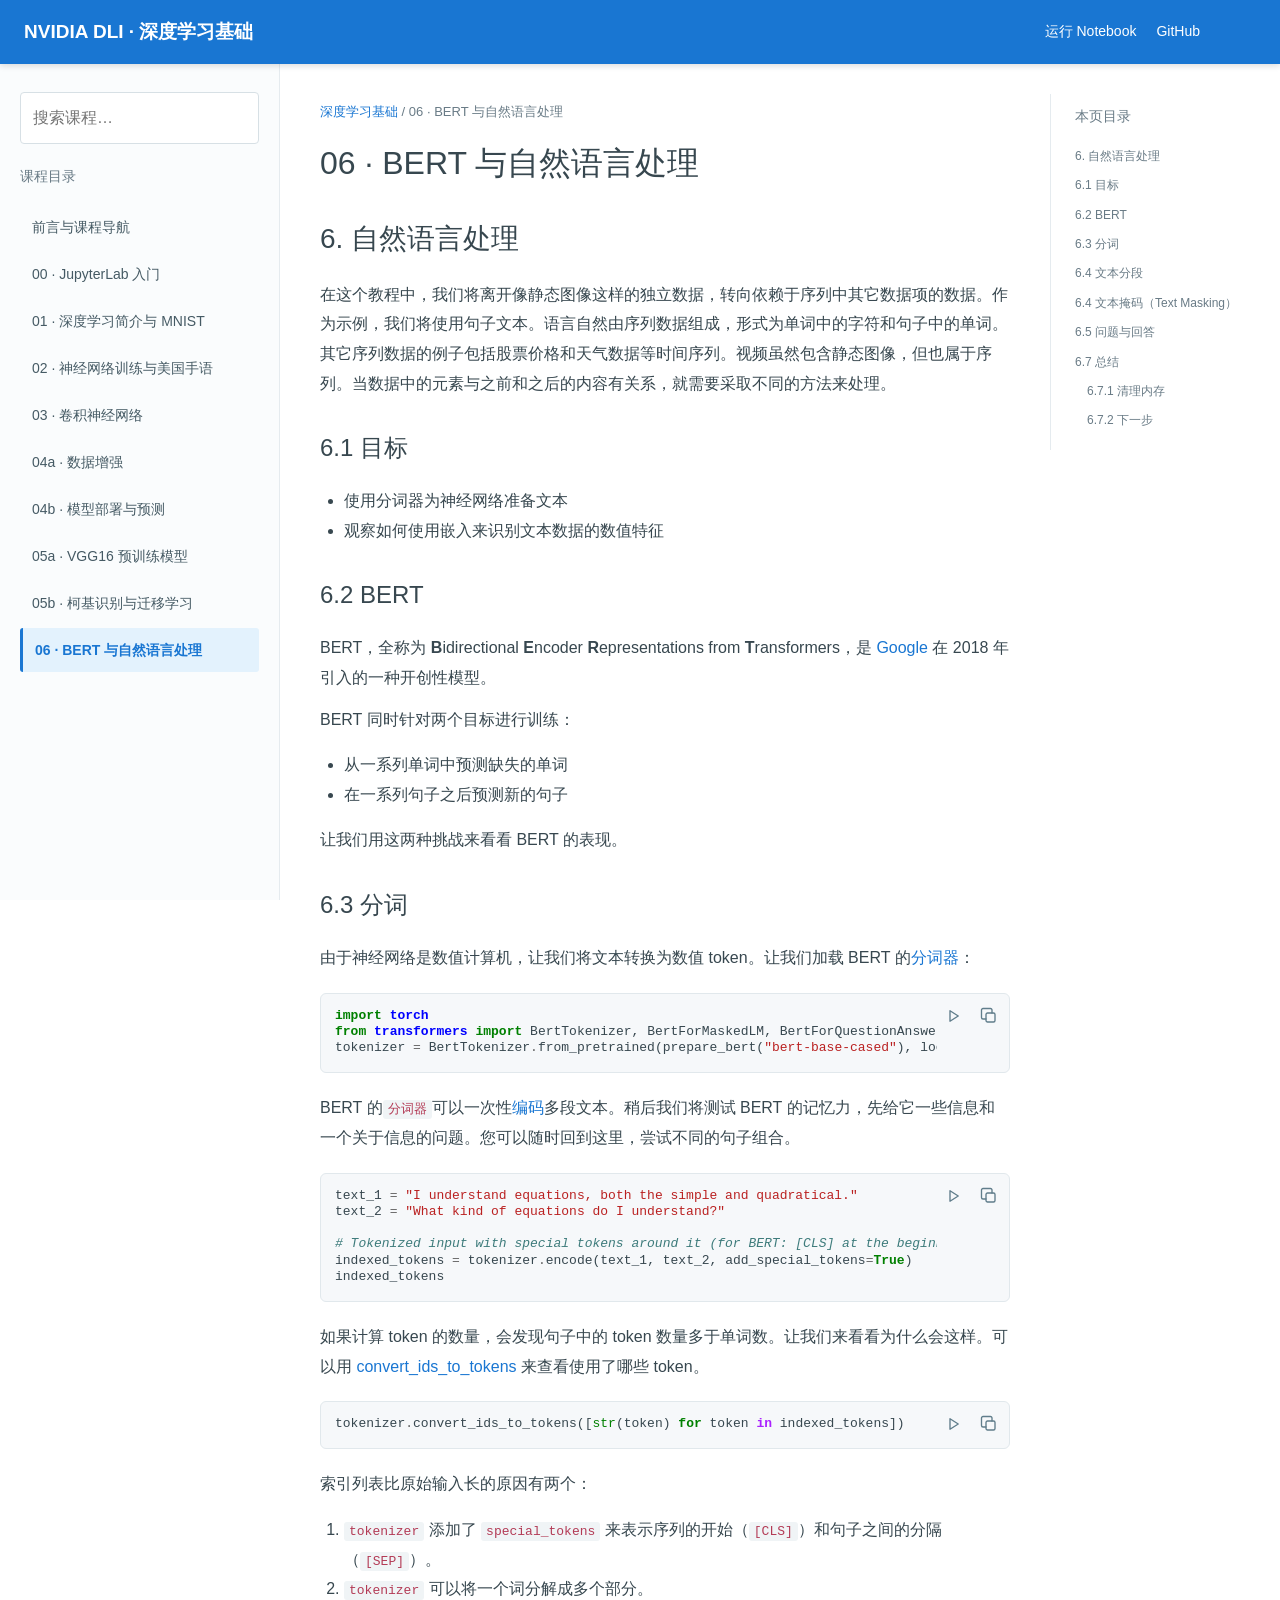
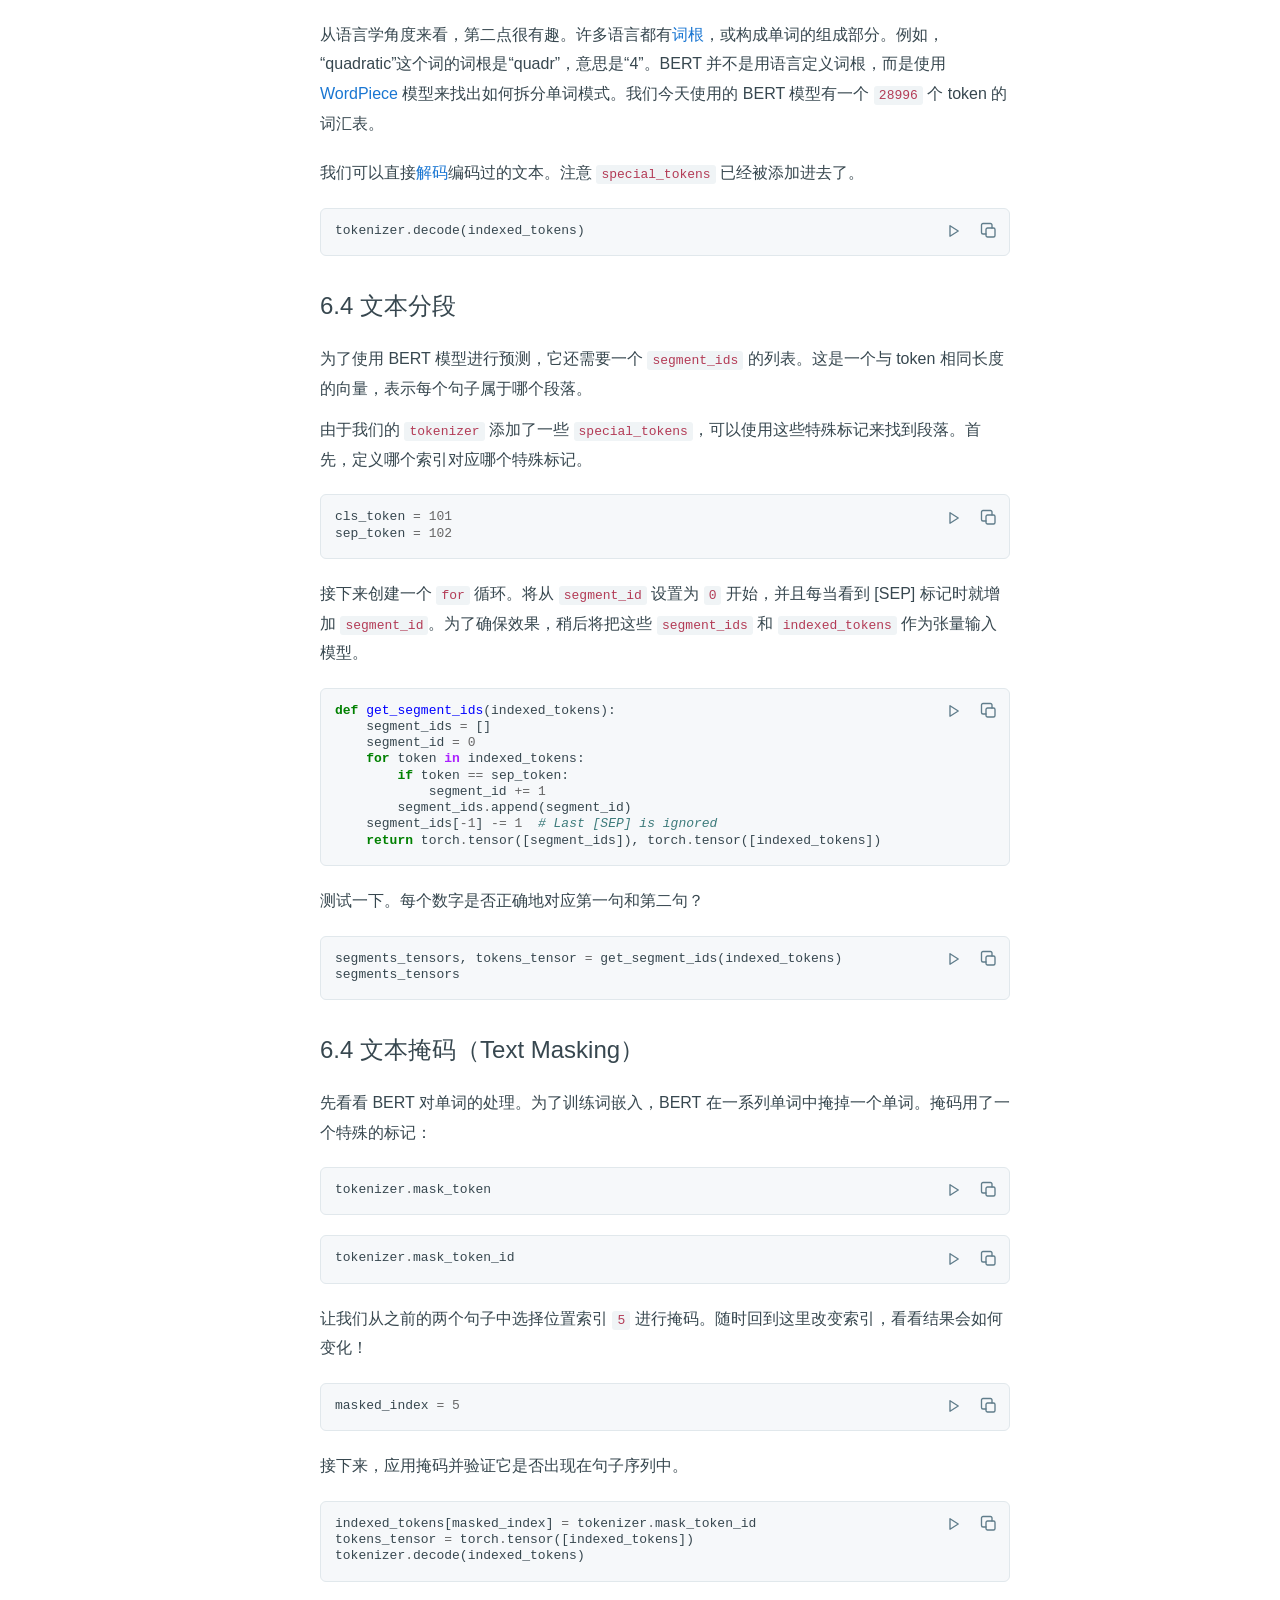
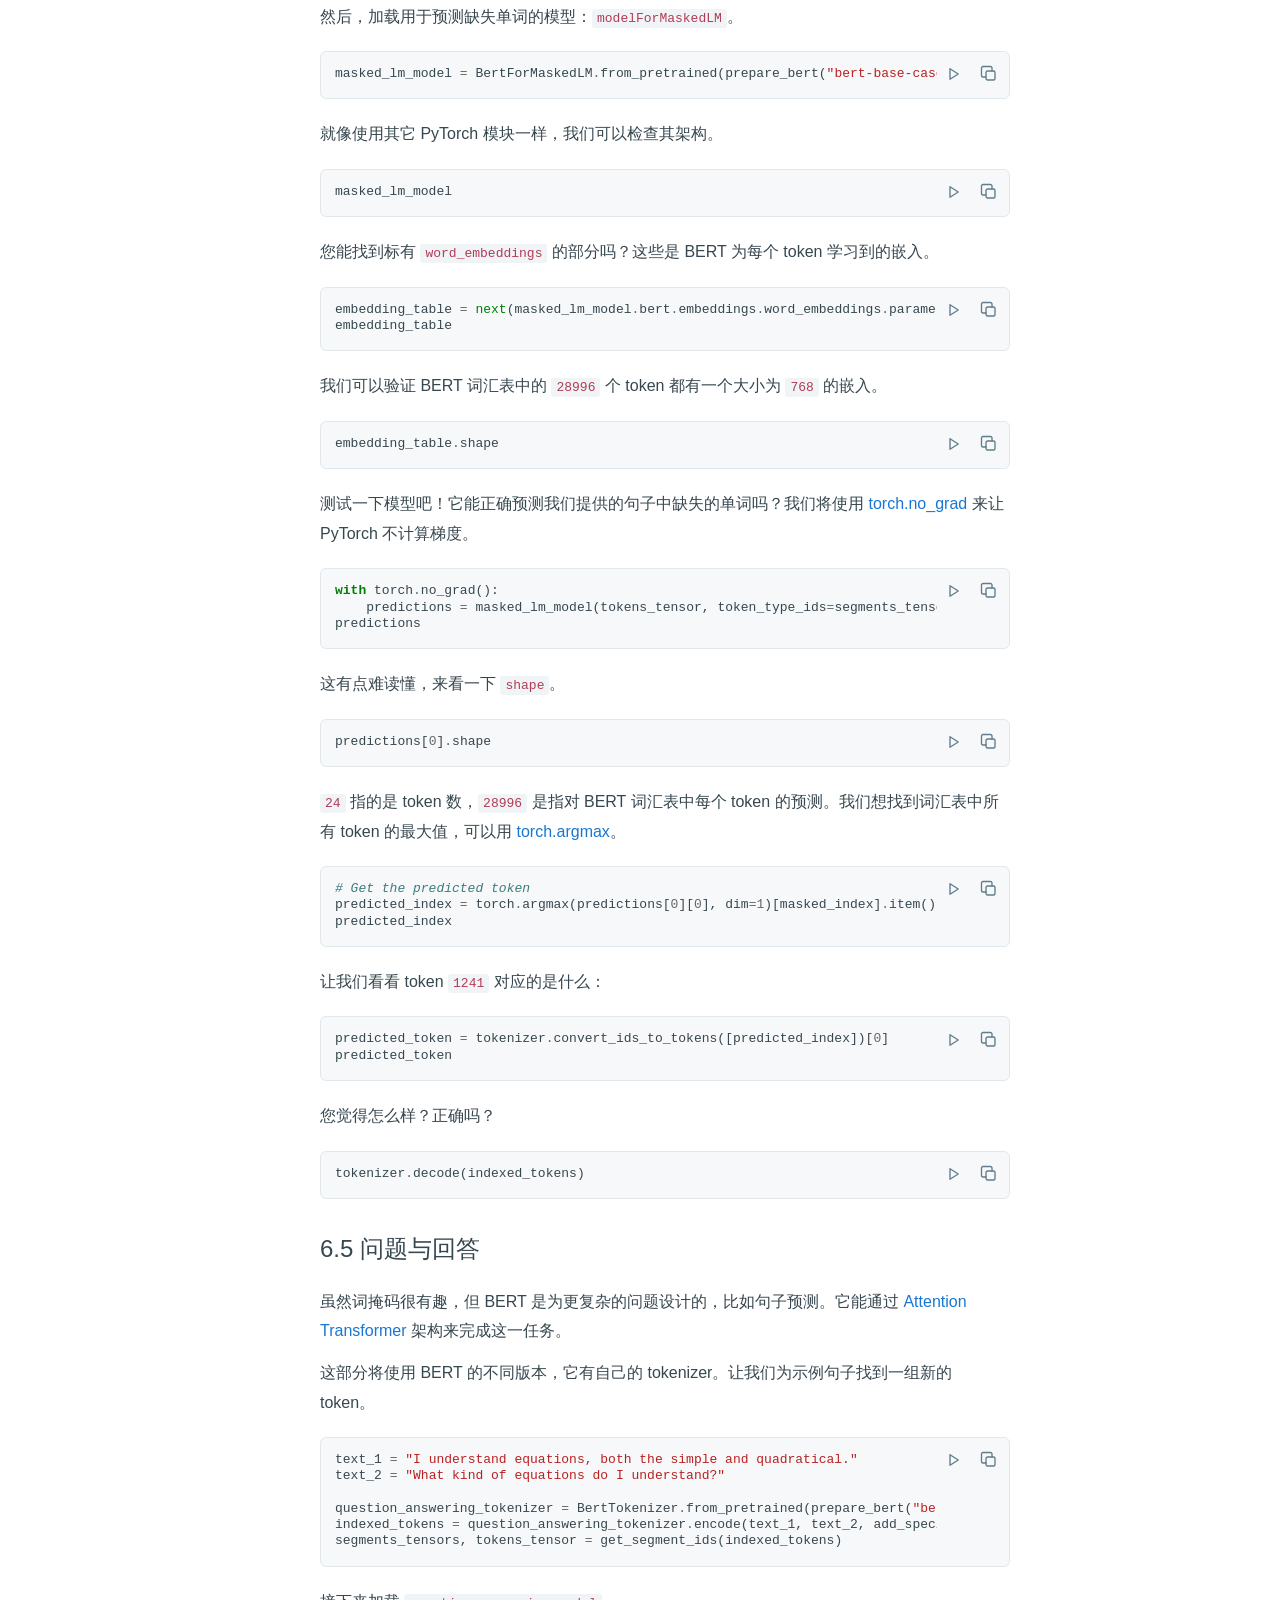
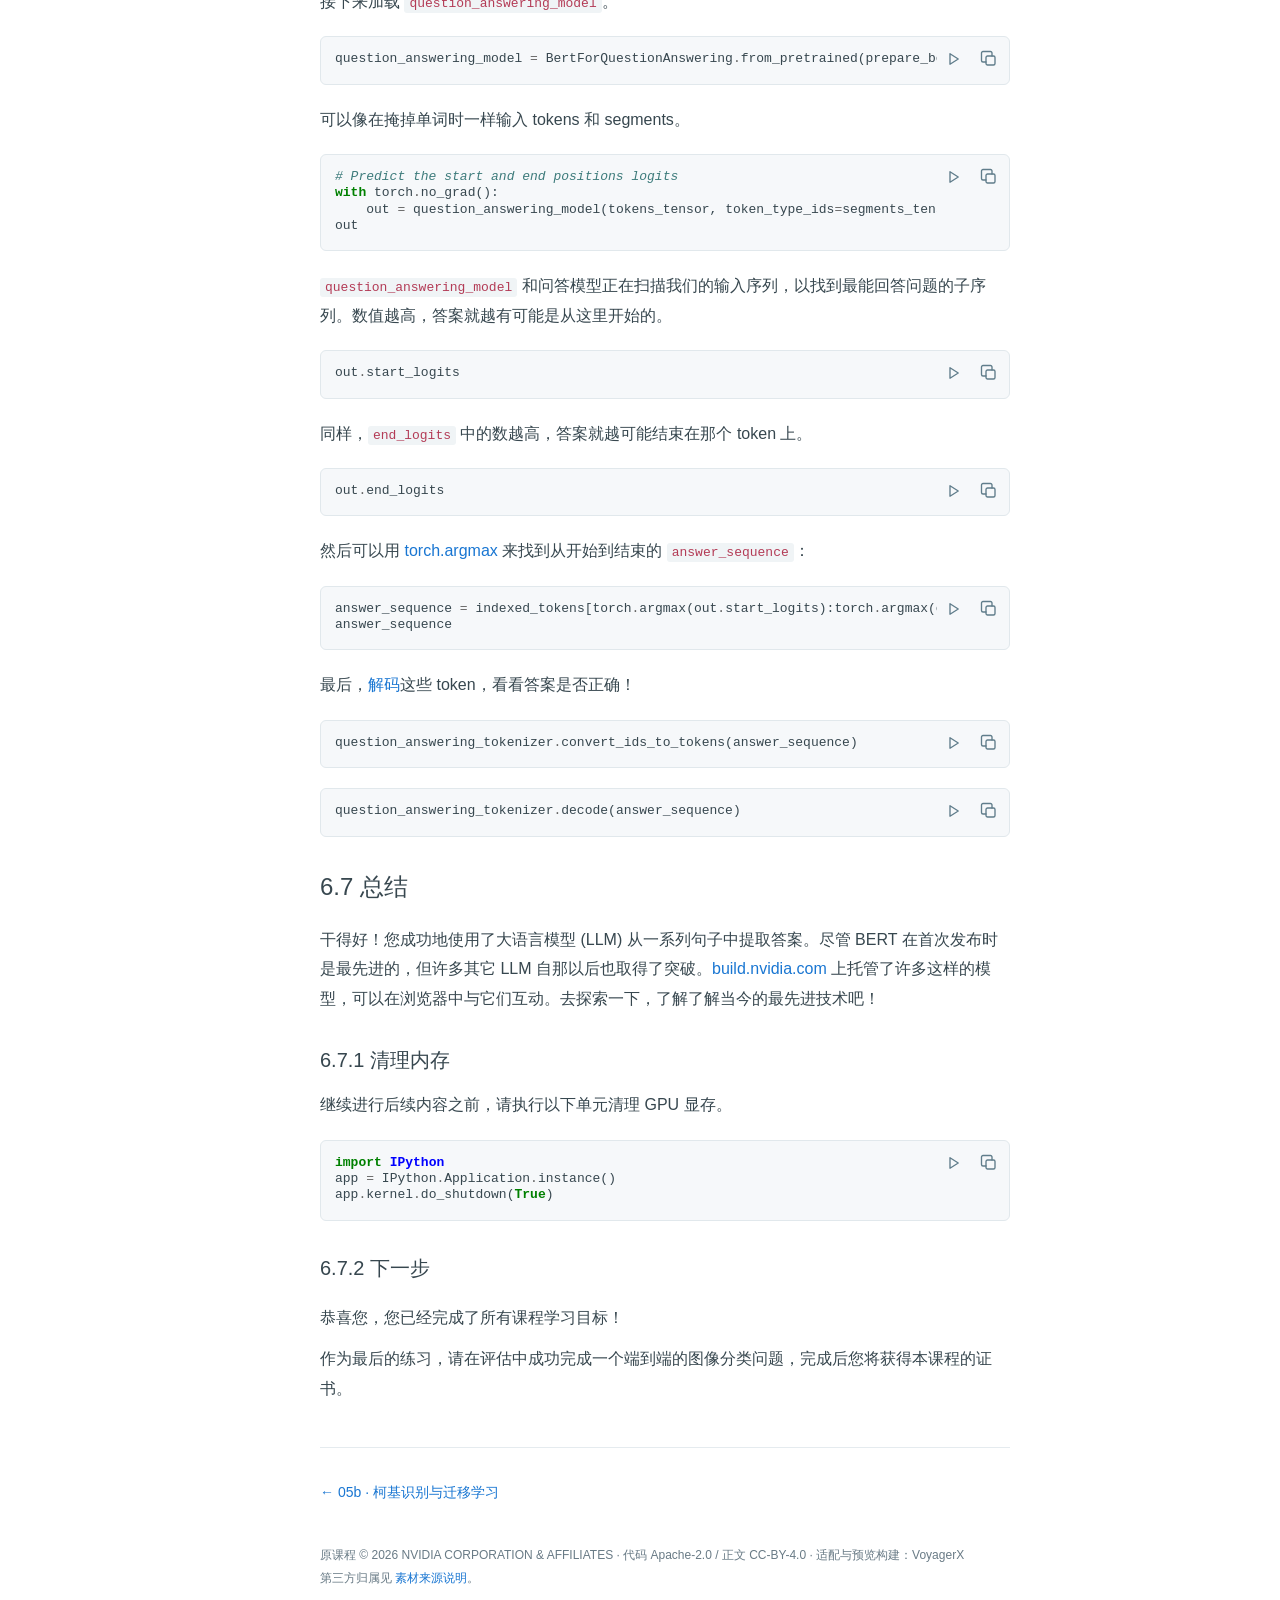
<file: course_content/html/06_nlp.html>
<!DOCTYPE html>

<html lang="zh-CN"><head><meta charset="utf-8"/><meta content="width=device-width,initial-scale=1" name="viewport"/><title>06 · BERT 与自然语言处理 — NVIDIA DLI at ModelScope Notebook</title><link href="_static/style.css?v=df18e0d7cd28" rel="stylesheet"/>
<script>window.MathJax={tex:{inlineMath:[['$','$'],['\\(','\\)']],displayMath:[['$$','$$'],['\\[','\\]']] },options:{enableMenu:false},svg:{fontCache:'global'}};</script><script defer="" src="_static/mathjax.js"></script></head>
<body><header class="topbar"><button aria-expanded="false" aria-label="打开课程目录" class="menu">☰</button><a class="brand" href="index.html" rel="noopener noreferrer" target="_blank">NVIDIA DLI · 深度学习基础</a><nav aria-label="相关链接" class="toplinks"><a href="https://modelscope.cn/code/workspace?type=running&amp;gid=cb1503c2-1458-4f67-b9c3-bd505091cb47&amp;from=header" rel="noopener noreferrer" target="_blank">运行 Notebook</a><a href="https://github.com/VoyagerXvoyagerx/nvidia-dli-deep-learning-zh-modelscope" rel="noopener noreferrer" target="_blank">GitHub</a></nav></header>
<aside aria-label="课程目录" class="sidebar"><input aria-label="搜索课程" class="search" placeholder="搜索课程…" type="search"/><h2>课程目录</h2><ul class="chapters"><li><a class="" href="index.html" target="_self">前言与课程导航</a></li><li><a class="" href="00_jupyterlab.html" target="_self">00 · JupyterLab 入门</a></li><li><a class="" href="01_mnist.html" target="_self">01 · 深度学习简介与 MNIST</a></li><li><a class="" href="02_asl.html" target="_self">02 · 神经网络训练与美国手语</a></li><li><a class="" href="03_asl_cnn.html" target="_self">03 · 卷积神经网络</a></li><li><a class="" href="04a_asl_augmentation.html" target="_self">04a · 数据增强</a></li><li><a class="" href="04b_asl_predictions.html" target="_self">04b · 模型部署与预测</a></li><li><a class="" href="05a_doggy_door.html" target="_self">05a · VGG16 预训练模型</a></li><li><a class="" href="05b_corgi_door.html" target="_self">05b · 柯基识别与迁移学习</a></li><li><a aria-current="page" class="active" href="06_nlp.html" target="_self">06 · BERT 与自然语言处理</a></li></ul><p class="empty-search">没有匹配的课程</p></aside>
<main><div class="breadcrumb"><a href="index.html" rel="noopener noreferrer" target="_blank">深度学习基础</a> / 06 · BERT 与自然语言处理</div><h1 class="page-title">06 · BERT 与自然语言处理</h1><article class="notebook"><div class="cell border-box-sizing text_cell rendered" id="cell-id=7e6704e1"><div class="inner_cell">
<div class="text_cell_render border-box-sizing rendered_html">
<h1 id="6.-%E8%87%AA%E7%84%B6%E8%AF%AD%E8%A8%80%E5%A4%84%E7%90%86">6. 自然语言处理<a class="anchor-link" href="#6.-%E8%87%AA%E7%84%B6%E8%AF%AD%E8%A8%80%E5%A4%84%E7%90%86">¶</a></h1>
</div>
</div>
</div>
<div class="cell border-box-sizing text_cell rendered" id="cell-id=63d9d3cf"><div class="inner_cell">
<div class="text_cell_render border-box-sizing rendered_html">
<p>在这个教程中，我们将离开像静态图像这样的独立数据，转向依赖于序列中其它数据项的数据。作为示例，我们将使用句子文本。语言自然由序列数据组成，形式为单词中的字符和句子中的单词。其它序列数据的例子包括股票价格和天气数据等时间序列。视频虽然包含静态图像，但也属于序列。当数据中的元素与之前和之后的内容有关系，就需要采取不同的方法来处理。</p>
</div>
</div>
</div>
<div class="cell border-box-sizing text_cell rendered" id="cell-id=95c166f5"><div class="inner_cell">
<div class="text_cell_render border-box-sizing rendered_html">
<h2 id="6.1-%E7%9B%AE%E6%A0%87">6.1 目标<a class="anchor-link" href="#6.1-%E7%9B%AE%E6%A0%87">¶</a></h2>
</div>
</div>
</div>
<div class="cell border-box-sizing text_cell rendered" id="cell-id=63b2afe7"><div class="inner_cell">
<div class="text_cell_render border-box-sizing rendered_html">
<ul>
<li>使用分词器为神经网络准备文本</li>
<li>观察如何使用嵌入来识别文本数据的数值特征</li>
</ul>
</div>
</div>
</div>
<div class="cell border-box-sizing text_cell rendered" id="cell-id=896302a8"><div class="inner_cell">
<div class="text_cell_render border-box-sizing rendered_html">
<h2 id="6.2-BERT">6.2 BERT<a class="anchor-link" href="#6.2-BERT">¶</a></h2>
</div>
</div>
</div>
<div class="cell border-box-sizing text_cell rendered" id="cell-id=ed512137"><div class="inner_cell">
<div class="text_cell_render border-box-sizing rendered_html">
<p>BERT，全称为 <strong>B</strong>idirectional <strong>E</strong>ncoder <strong>R</strong>epresentations from <strong>T</strong>ransformers，是 <a href="https://www.google.com/" rel="noopener noreferrer" target="_blank">Google</a> 在 2018 年引入的一种开创性模型。</p>
<p>BERT 同时针对两个目标进行训练：</p>
<ul>
<li>从一系列单词中预测缺失的单词</li>
<li>在一系列句子之后预测新的句子</li>
</ul>
<p>让我们用这两种挑战来看看 BERT 的表现。</p>
</div>
</div>
</div>
<div class="cell border-box-sizing text_cell rendered" id="cell-id=4571fbb7"><div class="inner_cell">
<div class="text_cell_render border-box-sizing rendered_html">
<h2 id="6.3-%E5%88%86%E8%AF%8D">6.3 分词<a class="anchor-link" href="#6.3-%E5%88%86%E8%AF%8D">¶</a></h2>
</div>
</div>
</div>
<div class="cell border-box-sizing text_cell rendered" id="cell-id=76984d1a"><div class="inner_cell">
<div class="text_cell_render border-box-sizing rendered_html">
<p>由于神经网络是数值计算机，让我们将文本转换为数值 token。让我们加载 BERT 的<a href="https://huggingface.co/docs/transformers/main_classes/tokenizer#tokenizer" rel="noopener noreferrer" target="_blank">分词器</a>：</p>
</div>
</div>
</div>
<div class="cell border-box-sizing code_cell rendered" id="cell-id=4c2d2352">
<div class="input">
<div class="inner_cell">
<div class="input_area">
<div class="highlight hl-ipython3"><pre><span></span><span class="kn">import</span><span class="w"> </span><span class="nn">torch</span>
<span class="kn">from</span><span class="w"> </span><span class="nn">transformers</span><span class="w"> </span><span class="kn">import</span> <span class="n">BertTokenizer</span><span class="p">,</span> <span class="n">BertForMaskedLM</span><span class="p">,</span> <span class="n">BertForQuestionAnswering</span>
<span class="n">tokenizer</span> <span class="o">=</span> <span class="n">BertTokenizer</span><span class="o">.</span><span class="n">from_pretrained</span><span class="p">(</span><span class="n">prepare_bert</span><span class="p">(</span><span class="s2">"bert-base-cased"</span><span class="p">),</span> <span class="n">local_files_only</span><span class="o">=</span><span class="kc">True</span><span class="p">)</span>
</pre></div>
</div>
</div>
</div>
</div>
<div class="cell border-box-sizing text_cell rendered" id="cell-id=a221eb85"><div class="inner_cell">
<div class="text_cell_render border-box-sizing rendered_html">
<p>BERT 的<code>分词器</code>可以一次性<a href="https://huggingface.co/docs/transformers/main_classes/tokenizer#transformers.PreTrainedTokenizer.encode" rel="noopener noreferrer" target="_blank">编码</a>多段文本。稍后我们将测试 BERT 的记忆力，先给它一些信息和一个关于信息的问题。您可以随时回到这里，尝试不同的句子组合。</p>
</div>
</div>
</div>
<div class="cell border-box-sizing code_cell rendered" id="cell-id=cd0b18f6">
<div class="input">
<div class="inner_cell">
<div class="input_area">
<div class="highlight hl-ipython3"><pre><span></span><span class="n">text_1</span> <span class="o">=</span> <span class="s2">"I understand equations, both the simple and quadratical."</span>
<span class="n">text_2</span> <span class="o">=</span> <span class="s2">"What kind of equations do I understand?"</span>

<span class="c1"># Tokenized input with special tokens around it (for BERT: [CLS] at the beginning and [SEP] at the end)</span>
<span class="n">indexed_tokens</span> <span class="o">=</span> <span class="n">tokenizer</span><span class="o">.</span><span class="n">encode</span><span class="p">(</span><span class="n">text_1</span><span class="p">,</span> <span class="n">text_2</span><span class="p">,</span> <span class="n">add_special_tokens</span><span class="o">=</span><span class="kc">True</span><span class="p">)</span>
<span class="n">indexed_tokens</span>
</pre></div>
</div>
</div>
</div>
</div>
<div class="cell border-box-sizing text_cell rendered" id="cell-id=390f931f"><div class="inner_cell">
<div class="text_cell_render border-box-sizing rendered_html">
<p>如果计算 token 的数量，会发现句子中的 token 数量多于单词数。让我们来看看为什么会这样。可以用 <a href="https://huggingface.co/docs/transformers/main_classes/tokenizer#transformers.PreTrainedTokenizer.convert_ids_to_tokens" rel="noopener noreferrer" target="_blank">convert_ids_to_tokens</a> 来查看使用了哪些 token。</p>
</div>
</div>
</div>
<div class="cell border-box-sizing code_cell rendered" id="cell-id=5435fca5">
<div class="input">
<div class="inner_cell">
<div class="input_area">
<div class="highlight hl-ipython3"><pre><span></span><span class="n">tokenizer</span><span class="o">.</span><span class="n">convert_ids_to_tokens</span><span class="p">([</span><span class="nb">str</span><span class="p">(</span><span class="n">token</span><span class="p">)</span> <span class="k">for</span> <span class="n">token</span> <span class="ow">in</span> <span class="n">indexed_tokens</span><span class="p">])</span>
</pre></div>
</div>
</div>
</div>
</div>
<div class="cell border-box-sizing text_cell rendered" id="cell-id=8cb501dc"><div class="inner_cell">
<div class="text_cell_render border-box-sizing rendered_html">
<p>索引列表比原始输入长的原因有两个：</p>
<ol>
<li><code>tokenizer</code> 添加了 <code>special_tokens</code> 来表示序列的开始（<code>[CLS]</code>）和句子之间的分隔（<code>[SEP]</code>）。</li>
<li><code>tokenizer</code> 可以将一个词分解成多个部分。</li>
</ol>
<p>从语言学角度来看，第二点很有趣。许多语言都有<a href="https://zh.wikipedia.org/wiki/%E8%AF%8D%E6%A0%B9" rel="noopener noreferrer" target="_blank">词根</a>，或构成单词的组成部分。例如，“quadratic”这个词的词根是“quadr”，意思是“4”。BERT 并不是用语言定义词根，而是使用 <a href="https://paperswithcode.com/method/wordpiece" rel="noopener noreferrer" target="_blank">WordPiece</a> 模型来找出如何拆分单词模式。我们今天使用的 BERT 模型有一个 <code>28996</code> 个 token 的词汇表。</p>
</div>
</div>
</div>
<div class="cell border-box-sizing text_cell rendered" id="cell-id=8fdc9975"><div class="inner_cell">
<div class="text_cell_render border-box-sizing rendered_html">
<p>我们可以直接<a href="https://huggingface.co/docs/transformers/main_classes/tokenizer#transformers.PreTrainedTokenizer.decode" rel="noopener noreferrer" target="_blank">解码</a>编码过的文本。注意 <code>special_tokens</code> 已经被添加进去了。</p>
</div>
</div>
</div>
<div class="cell border-box-sizing code_cell rendered" id="cell-id=1498e60b">
<div class="input">
<div class="inner_cell">
<div class="input_area">
<div class="highlight hl-ipython3"><pre><span></span><span class="n">tokenizer</span><span class="o">.</span><span class="n">decode</span><span class="p">(</span><span class="n">indexed_tokens</span><span class="p">)</span>
</pre></div>
</div>
</div>
</div>
</div>
<div class="cell border-box-sizing text_cell rendered" id="cell-id=4020bac7"><div class="inner_cell">
<div class="text_cell_render border-box-sizing rendered_html">
<h2 id="6.4-%E6%96%87%E6%9C%AC%E5%88%86%E6%AE%B5">6.4 文本分段<a class="anchor-link" href="#6.4-%E6%96%87%E6%9C%AC%E5%88%86%E6%AE%B5">¶</a></h2>
</div>
</div>
</div>
<div class="cell border-box-sizing text_cell rendered" id="cell-id=d48df212"><div class="inner_cell">
<div class="text_cell_render border-box-sizing rendered_html">
<p>为了使用 BERT 模型进行预测，它还需要一个 <code>segment_ids</code> 的列表。这是一个与 token 相同长度的向量，表示每个句子属于哪个段落。</p>
<p>由于我们的 <code>tokenizer</code> 添加了一些 <code>special_tokens</code>，可以使用这些特殊标记来找到段落。首先，定义哪个索引对应哪个特殊标记。</p>
</div>
</div>
</div>
<div class="cell border-box-sizing code_cell rendered" id="cell-id=9e71529b">
<div class="input">
<div class="inner_cell">
<div class="input_area">
<div class="highlight hl-ipython3"><pre><span></span><span class="n">cls_token</span> <span class="o">=</span> <span class="mi">101</span>
<span class="n">sep_token</span> <span class="o">=</span> <span class="mi">102</span>
</pre></div>
</div>
</div>
</div>
</div>
<div class="cell border-box-sizing text_cell rendered" id="cell-id=be0cc070"><div class="inner_cell">
<div class="text_cell_render border-box-sizing rendered_html">
<p>接下来创建一个 <code>for</code> 循环。将从 <code>segment_id</code> 设置为 <code>0</code> 开始，并且每当看到 [SEP] 标记时就增加 <code>segment_id</code>。为了确保效果，稍后将把这些 <code>segment_ids</code> 和 <code>indexed_tokens</code> 作为张量输入模型。</p>
</div>
</div>
</div>
<div class="cell border-box-sizing code_cell rendered" id="cell-id=feace8b0">
<div class="input">
<div class="inner_cell">
<div class="input_area">
<div class="highlight hl-ipython3"><pre><span></span><span class="k">def</span><span class="w"> </span><span class="nf">get_segment_ids</span><span class="p">(</span><span class="n">indexed_tokens</span><span class="p">):</span>
    <span class="n">segment_ids</span> <span class="o">=</span> <span class="p">[]</span>
    <span class="n">segment_id</span> <span class="o">=</span> <span class="mi">0</span>
    <span class="k">for</span> <span class="n">token</span> <span class="ow">in</span> <span class="n">indexed_tokens</span><span class="p">:</span>
        <span class="k">if</span> <span class="n">token</span> <span class="o">==</span> <span class="n">sep_token</span><span class="p">:</span>
            <span class="n">segment_id</span> <span class="o">+=</span> <span class="mi">1</span>
        <span class="n">segment_ids</span><span class="o">.</span><span class="n">append</span><span class="p">(</span><span class="n">segment_id</span><span class="p">)</span>
    <span class="n">segment_ids</span><span class="p">[</span><span class="o">-</span><span class="mi">1</span><span class="p">]</span> <span class="o">-=</span> <span class="mi">1</span>  <span class="c1"># Last [SEP] is ignored</span>
    <span class="k">return</span> <span class="n">torch</span><span class="o">.</span><span class="n">tensor</span><span class="p">([</span><span class="n">segment_ids</span><span class="p">]),</span> <span class="n">torch</span><span class="o">.</span><span class="n">tensor</span><span class="p">([</span><span class="n">indexed_tokens</span><span class="p">])</span>
</pre></div>
</div>
</div>
</div>
</div>
<div class="cell border-box-sizing text_cell rendered" id="cell-id=cebae44e"><div class="inner_cell">
<div class="text_cell_render border-box-sizing rendered_html">
<p>测试一下。每个数字是否正确地对应第一句和第二句？</p>
</div>
</div>
</div>
<div class="cell border-box-sizing code_cell rendered" id="cell-id=b4e062f5">
<div class="input">
<div class="inner_cell">
<div class="input_area">
<div class="highlight hl-ipython3"><pre><span></span><span class="n">segments_tensors</span><span class="p">,</span> <span class="n">tokens_tensor</span> <span class="o">=</span> <span class="n">get_segment_ids</span><span class="p">(</span><span class="n">indexed_tokens</span><span class="p">)</span>
<span class="n">segments_tensors</span>
</pre></div>
</div>
</div>
</div>
</div>
<div class="cell border-box-sizing text_cell rendered" id="cell-id=a1233f43"><div class="inner_cell">
<div class="text_cell_render border-box-sizing rendered_html">
<h2 id="6.4-%E6%96%87%E6%9C%AC%E6%8E%A9%E7%A0%81%EF%BC%88Text-Masking%EF%BC%89">6.4 文本掩码（Text Masking）<a class="anchor-link" href="#6.4-%E6%96%87%E6%9C%AC%E6%8E%A9%E7%A0%81%EF%BC%88Text-Masking%EF%BC%89">¶</a></h2>
</div>
</div>
</div>
<div class="cell border-box-sizing text_cell rendered" id="cell-id=42d81d87"><div class="inner_cell">
<div class="text_cell_render border-box-sizing rendered_html">
<p>先看看 BERT 对单词的处理。为了训练词嵌入，BERT 在一系列单词中掩掉一个单词。掩码用了一个特殊的标记：</p>
</div>
</div>
</div>
<div class="cell border-box-sizing code_cell rendered" id="cell-id=65dfb96c">
<div class="input">
<div class="inner_cell">
<div class="input_area">
<div class="highlight hl-ipython3"><pre><span></span><span class="n">tokenizer</span><span class="o">.</span><span class="n">mask_token</span>
</pre></div>
</div>
</div>
</div>
</div>
<div class="cell border-box-sizing code_cell rendered" id="cell-id=f9792811">
<div class="input">
<div class="inner_cell">
<div class="input_area">
<div class="highlight hl-ipython3"><pre><span></span><span class="n">tokenizer</span><span class="o">.</span><span class="n">mask_token_id</span>
</pre></div>
</div>
</div>
</div>
</div>
<div class="cell border-box-sizing text_cell rendered" id="cell-id=bd6b50ad"><div class="inner_cell">
<div class="text_cell_render border-box-sizing rendered_html">
<p>让我们从之前的两个句子中选择位置索引 <code>5</code> 进行掩码。随时回到这里改变索引，看看结果会如何变化！</p>
</div>
</div>
</div>
<div class="cell border-box-sizing code_cell rendered" id="cell-id=1b77f61a">
<div class="input">
<div class="inner_cell">
<div class="input_area">
<div class="highlight hl-ipython3"><pre><span></span><span class="n">masked_index</span> <span class="o">=</span> <span class="mi">5</span>
</pre></div>
</div>
</div>
</div>
</div>
<div class="cell border-box-sizing text_cell rendered" id="cell-id=8932dbda"><div class="inner_cell">
<div class="text_cell_render border-box-sizing rendered_html">
<p>接下来，应用掩码并验证它是否出现在句子序列中。</p>
</div>
</div>
</div>
<div class="cell border-box-sizing code_cell rendered" id="cell-id=6deac9e6">
<div class="input">
<div class="inner_cell">
<div class="input_area">
<div class="highlight hl-ipython3"><pre><span></span><span class="n">indexed_tokens</span><span class="p">[</span><span class="n">masked_index</span><span class="p">]</span> <span class="o">=</span> <span class="n">tokenizer</span><span class="o">.</span><span class="n">mask_token_id</span>
<span class="n">tokens_tensor</span> <span class="o">=</span> <span class="n">torch</span><span class="o">.</span><span class="n">tensor</span><span class="p">([</span><span class="n">indexed_tokens</span><span class="p">])</span>
<span class="n">tokenizer</span><span class="o">.</span><span class="n">decode</span><span class="p">(</span><span class="n">indexed_tokens</span><span class="p">)</span>
</pre></div>
</div>
</div>
</div>
</div>
<div class="cell border-box-sizing text_cell rendered" id="cell-id=0f6aea80"><div class="inner_cell">
<div class="text_cell_render border-box-sizing rendered_html">
<p>然后，加载用于预测缺失单词的模型：<code>modelForMaskedLM</code>。</p>
</div>
</div>
</div>
<div class="cell border-box-sizing code_cell rendered" id="cell-id=908dd216">
<div class="input">
<div class="inner_cell">
<div class="input_area">
<div class="highlight hl-ipython3"><pre><span></span><span class="n">masked_lm_model</span> <span class="o">=</span> <span class="n">BertForMaskedLM</span><span class="o">.</span><span class="n">from_pretrained</span><span class="p">(</span><span class="n">prepare_bert</span><span class="p">(</span><span class="s2">"bert-base-cased"</span><span class="p">),</span> <span class="n">local_files_only</span><span class="o">=</span><span class="kc">True</span><span class="p">)</span>
</pre></div>
</div>
</div>
</div>
</div>
<div class="cell border-box-sizing text_cell rendered" id="cell-id=9b606a7b"><div class="inner_cell">
<div class="text_cell_render border-box-sizing rendered_html">
<p>就像使用其它 PyTorch 模块一样，我们可以检查其架构。</p>
</div>
</div>
</div>
<div class="cell border-box-sizing code_cell rendered" id="cell-id=78313cee">
<div class="input">
<div class="inner_cell">
<div class="input_area">
<div class="highlight hl-ipython3"><pre><span></span><span class="n">masked_lm_model</span>
</pre></div>
</div>
</div>
</div>
</div>
<div class="cell border-box-sizing text_cell rendered" id="cell-id=00505af9"><div class="inner_cell">
<div class="text_cell_render border-box-sizing rendered_html">
<p>您能找到标有 <code>word_embeddings</code> 的部分吗？这些是 BERT 为每个 token 学习到的嵌入。</p>
</div>
</div>
</div>
<div class="cell border-box-sizing code_cell rendered" id="cell-id=349ff0f3">
<div class="input">
<div class="inner_cell">
<div class="input_area">
<div class="highlight hl-ipython3"><pre><span></span><span class="n">embedding_table</span> <span class="o">=</span> <span class="nb">next</span><span class="p">(</span><span class="n">masked_lm_model</span><span class="o">.</span><span class="n">bert</span><span class="o">.</span><span class="n">embeddings</span><span class="o">.</span><span class="n">word_embeddings</span><span class="o">.</span><span class="n">parameters</span><span class="p">())</span>
<span class="n">embedding_table</span>
</pre></div>
</div>
</div>
</div>
</div>
<div class="cell border-box-sizing text_cell rendered" id="cell-id=635c8ad3"><div class="inner_cell">
<div class="text_cell_render border-box-sizing rendered_html">
<p>我们可以验证 BERT 词汇表中的 <code>28996</code> 个 token 都有一个大小为 <code>768</code> 的嵌入。</p>
</div>
</div>
</div>
<div class="cell border-box-sizing code_cell rendered" id="cell-id=0b9ba827">
<div class="input">
<div class="inner_cell">
<div class="input_area">
<div class="highlight hl-ipython3"><pre><span></span><span class="n">embedding_table</span><span class="o">.</span><span class="n">shape</span>
</pre></div>
</div>
</div>
</div>
</div>
<div class="cell border-box-sizing text_cell rendered" id="cell-id=020544fd"><div class="inner_cell">
<div class="text_cell_render border-box-sizing rendered_html">
<p>测试一下模型吧！它能正确预测我们提供的句子中缺失的单词吗？我们将使用 <a href="https://pytorch.org/docs/stable/generated/torch.no_grad.html" rel="noopener noreferrer" target="_blank">torch.no_grad</a> 来让 PyTorch 不计算梯度。</p>
</div>
</div>
</div>
<div class="cell border-box-sizing code_cell rendered" id="cell-id=fef11d9b">
<div class="input">
<div class="inner_cell">
<div class="input_area">
<div class="highlight hl-ipython3"><pre><span></span><span class="k">with</span> <span class="n">torch</span><span class="o">.</span><span class="n">no_grad</span><span class="p">():</span>
    <span class="n">predictions</span> <span class="o">=</span> <span class="n">masked_lm_model</span><span class="p">(</span><span class="n">tokens_tensor</span><span class="p">,</span> <span class="n">token_type_ids</span><span class="o">=</span><span class="n">segments_tensors</span><span class="p">)</span>
<span class="n">predictions</span>
</pre></div>
</div>
</div>
</div>
</div>
<div class="cell border-box-sizing text_cell rendered" id="cell-id=9ce11d45"><div class="inner_cell">
<div class="text_cell_render border-box-sizing rendered_html">
<p>这有点难读懂，来看一下 <code>shape</code>。</p>
</div>
</div>
</div>
<div class="cell border-box-sizing code_cell rendered" id="cell-id=ae4efa98">
<div class="input">
<div class="inner_cell">
<div class="input_area">
<div class="highlight hl-ipython3"><pre><span></span><span class="n">predictions</span><span class="p">[</span><span class="mi">0</span><span class="p">]</span><span class="o">.</span><span class="n">shape</span>
</pre></div>
</div>
</div>
</div>
</div>
<div class="cell border-box-sizing text_cell rendered" id="cell-id=5fc56db7"><div class="inner_cell">
<div class="text_cell_render border-box-sizing rendered_html">
<p><code>24</code> 指的是 token 数，<code>28996</code> 是指对 BERT 词汇表中每个 token 的预测。我们想找到词汇表中所有 token 的最大值，可以用 <a href="https://pytorch.org/docs/stable/generated/torch.argmax.html" rel="noopener noreferrer" target="_blank">torch.argmax</a>。</p>
</div>
</div>
</div>
<div class="cell border-box-sizing code_cell rendered" id="cell-id=803815c7">
<div class="input">
<div class="inner_cell">
<div class="input_area">
<div class="highlight hl-ipython3"><pre><span></span><span class="c1"># Get the predicted token</span>
<span class="n">predicted_index</span> <span class="o">=</span> <span class="n">torch</span><span class="o">.</span><span class="n">argmax</span><span class="p">(</span><span class="n">predictions</span><span class="p">[</span><span class="mi">0</span><span class="p">][</span><span class="mi">0</span><span class="p">],</span> <span class="n">dim</span><span class="o">=</span><span class="mi">1</span><span class="p">)[</span><span class="n">masked_index</span><span class="p">]</span><span class="o">.</span><span class="n">item</span><span class="p">()</span>
<span class="n">predicted_index</span>
</pre></div>
</div>
</div>
</div>
</div>
<div class="cell border-box-sizing text_cell rendered" id="cell-id=32f8f7da"><div class="inner_cell">
<div class="text_cell_render border-box-sizing rendered_html">
<p>让我们看看 token <code>1241</code> 对应的是什么：</p>
</div>
</div>
</div>
<div class="cell border-box-sizing code_cell rendered" id="cell-id=8dc45267">
<div class="input">
<div class="inner_cell">
<div class="input_area">
<div class="highlight hl-ipython3"><pre><span></span><span class="n">predicted_token</span> <span class="o">=</span> <span class="n">tokenizer</span><span class="o">.</span><span class="n">convert_ids_to_tokens</span><span class="p">([</span><span class="n">predicted_index</span><span class="p">])[</span><span class="mi">0</span><span class="p">]</span>
<span class="n">predicted_token</span>
</pre></div>
</div>
</div>
</div>
</div>
<div class="cell border-box-sizing text_cell rendered" id="cell-id=066afef9"><div class="inner_cell">
<div class="text_cell_render border-box-sizing rendered_html">
<p>您觉得怎么样？正确吗？</p>
</div>
</div>
</div>
<div class="cell border-box-sizing code_cell rendered" id="cell-id=23a1eb73">
<div class="input">
<div class="inner_cell">
<div class="input_area">
<div class="highlight hl-ipython3"><pre><span></span><span class="n">tokenizer</span><span class="o">.</span><span class="n">decode</span><span class="p">(</span><span class="n">indexed_tokens</span><span class="p">)</span>
</pre></div>
</div>
</div>
</div>
</div>
<div class="cell border-box-sizing text_cell rendered" id="cell-id=2f56a36e"><div class="inner_cell">
<div class="text_cell_render border-box-sizing rendered_html">
<h2 id="6.5-%E9%97%AE%E9%A2%98%E4%B8%8E%E5%9B%9E%E7%AD%94">6.5 问题与回答<a class="anchor-link" href="#6.5-%E9%97%AE%E9%A2%98%E4%B8%8E%E5%9B%9E%E7%AD%94">¶</a></h2>
</div>
</div>
</div>
<div class="cell border-box-sizing text_cell rendered" id="cell-id=83910deb"><div class="inner_cell">
<div class="text_cell_render border-box-sizing rendered_html">
<p>虽然词掩码很有趣，但 BERT 是为更复杂的问题设计的，比如句子预测。它能通过 <a href="https://proceedings.neurips.cc/paper_files/paper/2017/file/3f5ee243547dee91fbd053c1c4a845aa-Paper.pdf" rel="noopener noreferrer" target="_blank">Attention Transformer</a> 架构来完成这一任务。</p>
<p>这部分将使用 BERT 的不同版本，它有自己的 tokenizer。让我们为示例句子找到一组新的 token。</p>
</div>
</div>
</div>
<div class="cell border-box-sizing code_cell rendered" id="cell-id=7f45877e">
<div class="input">
<div class="inner_cell">
<div class="input_area">
<div class="highlight hl-ipython3"><pre><span></span><span class="n">text_1</span> <span class="o">=</span> <span class="s2">"I understand equations, both the simple and quadratical."</span>
<span class="n">text_2</span> <span class="o">=</span> <span class="s2">"What kind of equations do I understand?"</span>

<span class="n">question_answering_tokenizer</span> <span class="o">=</span> <span class="n">BertTokenizer</span><span class="o">.</span><span class="n">from_pretrained</span><span class="p">(</span><span class="n">prepare_bert</span><span class="p">(</span><span class="s2">"bert-large-uncased-whole-word-masking-finetuned-squad"</span><span class="p">),</span> <span class="n">local_files_only</span><span class="o">=</span><span class="kc">True</span><span class="p">)</span>
<span class="n">indexed_tokens</span> <span class="o">=</span> <span class="n">question_answering_tokenizer</span><span class="o">.</span><span class="n">encode</span><span class="p">(</span><span class="n">text_1</span><span class="p">,</span> <span class="n">text_2</span><span class="p">,</span> <span class="n">add_special_tokens</span><span class="o">=</span><span class="kc">True</span><span class="p">)</span>
<span class="n">segments_tensors</span><span class="p">,</span> <span class="n">tokens_tensor</span> <span class="o">=</span> <span class="n">get_segment_ids</span><span class="p">(</span><span class="n">indexed_tokens</span><span class="p">)</span>
</pre></div>
</div>
</div>
</div>
</div>
<div class="cell border-box-sizing text_cell rendered" id="cell-id=925a87b3"><div class="inner_cell">
<div class="text_cell_render border-box-sizing rendered_html">
<p>接下来加载 <code>question_answering_model</code>。</p>
</div>
</div>
</div>
<div class="cell border-box-sizing code_cell rendered" id="cell-id=12d9e415">
<div class="input">
<div class="inner_cell">
<div class="input_area">
<div class="highlight hl-ipython3"><pre><span></span><span class="n">question_answering_model</span> <span class="o">=</span> <span class="n">BertForQuestionAnswering</span><span class="o">.</span><span class="n">from_pretrained</span><span class="p">(</span><span class="n">prepare_bert</span><span class="p">(</span><span class="s2">"bert-large-uncased-whole-word-masking-finetuned-squad"</span><span class="p">),</span> <span class="n">local_files_only</span><span class="o">=</span><span class="kc">True</span><span class="p">)</span>
</pre></div>
</div>
</div>
</div>
</div>
<div class="cell border-box-sizing text_cell rendered" id="cell-id=b1695c7d"><div class="inner_cell">
<div class="text_cell_render border-box-sizing rendered_html">
<p>可以像在掩掉单词时一样输入 tokens 和 segments。</p>
</div>
</div>
</div>
<div class="cell border-box-sizing code_cell rendered" id="cell-id=0f2ce72f">
<div class="input">
<div class="inner_cell">
<div class="input_area">
<div class="highlight hl-ipython3"><pre><span></span><span class="c1"># Predict the start and end positions logits</span>
<span class="k">with</span> <span class="n">torch</span><span class="o">.</span><span class="n">no_grad</span><span class="p">():</span>
    <span class="n">out</span> <span class="o">=</span> <span class="n">question_answering_model</span><span class="p">(</span><span class="n">tokens_tensor</span><span class="p">,</span> <span class="n">token_type_ids</span><span class="o">=</span><span class="n">segments_tensors</span><span class="p">)</span>
<span class="n">out</span>
</pre></div>
</div>
</div>
</div>
</div>
<div class="cell border-box-sizing text_cell rendered" id="cell-id=d8e19220"><div class="inner_cell">
<div class="text_cell_render border-box-sizing rendered_html">
<p><code>question_answering_model</code> 和问答模型正在扫描我们的输入序列，以找到最能回答问题的子序列。数值越高，答案就越有可能是从这里开始的。</p>
</div>
</div>
</div>
<div class="cell border-box-sizing code_cell rendered" id="cell-id=6e778f69">
<div class="input">
<div class="inner_cell">
<div class="input_area">
<div class="highlight hl-ipython3"><pre><span></span><span class="n">out</span><span class="o">.</span><span class="n">start_logits</span>
</pre></div>
</div>
</div>
</div>
</div>
<div class="cell border-box-sizing text_cell rendered" id="cell-id=9ee8e771"><div class="inner_cell">
<div class="text_cell_render border-box-sizing rendered_html">
<p>同样，<code>end_logits</code> 中的数越高，答案就越可能结束在那个 token 上。</p>
</div>
</div>
</div>
<div class="cell border-box-sizing code_cell rendered" id="cell-id=aa1db4cc">
<div class="input">
<div class="inner_cell">
<div class="input_area">
<div class="highlight hl-ipython3"><pre><span></span><span class="n">out</span><span class="o">.</span><span class="n">end_logits</span>
</pre></div>
</div>
</div>
</div>
</div>
<div class="cell border-box-sizing text_cell rendered" id="cell-id=d5e21de1"><div class="inner_cell">
<div class="text_cell_render border-box-sizing rendered_html">
<p>然后可以用 <a href="https://pytorch.org/docs/stable/generated/torch.argmax.html" rel="noopener noreferrer" target="_blank">torch.argmax</a> 来找到从开始到结束的 <code>answer_sequence</code>：</p>
</div>
</div>
</div>
<div class="cell border-box-sizing code_cell rendered" id="cell-id=0d391ce9">
<div class="input">
<div class="inner_cell">
<div class="input_area">
<div class="highlight hl-ipython3"><pre><span></span><span class="n">answer_sequence</span> <span class="o">=</span> <span class="n">indexed_tokens</span><span class="p">[</span><span class="n">torch</span><span class="o">.</span><span class="n">argmax</span><span class="p">(</span><span class="n">out</span><span class="o">.</span><span class="n">start_logits</span><span class="p">):</span><span class="n">torch</span><span class="o">.</span><span class="n">argmax</span><span class="p">(</span><span class="n">out</span><span class="o">.</span><span class="n">end_logits</span><span class="p">)</span><span class="o">+</span><span class="mi">1</span><span class="p">]</span>
<span class="n">answer_sequence</span>
</pre></div>
</div>
</div>
</div>
</div>
<div class="cell border-box-sizing text_cell rendered" id="cell-id=103b0ae9"><div class="inner_cell">
<div class="text_cell_render border-box-sizing rendered_html">
<p>最后，<a href="https://huggingface.co/docs/transformers/main_classes/tokenizer#transformers.PreTrainedTokenizer.decode" rel="noopener noreferrer" target="_blank">解码</a>这些 token，看看答案是否正确！</p>
</div>
</div>
</div>
<div class="cell border-box-sizing code_cell rendered" id="cell-id=9c9b95c9">
<div class="input">
<div class="inner_cell">
<div class="input_area">
<div class="highlight hl-ipython3"><pre><span></span><span class="n">question_answering_tokenizer</span><span class="o">.</span><span class="n">convert_ids_to_tokens</span><span class="p">(</span><span class="n">answer_sequence</span><span class="p">)</span>
</pre></div>
</div>
</div>
</div>
</div>
<div class="cell border-box-sizing code_cell rendered" id="cell-id=bd7287ee">
<div class="input">
<div class="inner_cell">
<div class="input_area">
<div class="highlight hl-ipython3"><pre><span></span><span class="n">question_answering_tokenizer</span><span class="o">.</span><span class="n">decode</span><span class="p">(</span><span class="n">answer_sequence</span><span class="p">)</span>
</pre></div>
</div>
</div>
</div>
</div>
<div class="cell border-box-sizing text_cell rendered" id="cell-id=5bcbc259"><div class="inner_cell">
<div class="text_cell_render border-box-sizing rendered_html">
<h2 id="6.7-%E6%80%BB%E7%BB%93">6.7 总结<a class="anchor-link" href="#6.7-%E6%80%BB%E7%BB%93">¶</a></h2>
</div>
</div>
</div>
<div class="cell border-box-sizing text_cell rendered" id="cell-id=0f1545df"><div class="inner_cell">
<div class="text_cell_render border-box-sizing rendered_html">
<p>干得好！您成功地使用了大语言模型 (LLM) 从一系列句子中提取答案。尽管 BERT 在首次发布时是最先进的，但许多其它 LLM 自那以后也取得了突破。<a href="https://build.nvidia.com/explore/discover" rel="noopener noreferrer" target="_blank">build.nvidia.com</a> 上托管了许多这样的模型，可以在浏览器中与它们互动。去探索一下，了解了解当今的最先进技术吧！</p>
</div>
</div>
</div>
<div class="cell border-box-sizing text_cell rendered" id="cell-id=ba08d9e5"><div class="inner_cell">
<div class="text_cell_render border-box-sizing rendered_html">
<h3 id="6.7.1-%E6%B8%85%E7%90%86%E5%86%85%E5%AD%98">6.7.1 清理内存<a class="anchor-link" href="#6.7.1-%E6%B8%85%E7%90%86%E5%86%85%E5%AD%98">¶</a></h3><p>继续进行后续内容之前，请执行以下单元清理 GPU 显存。</p>
</div>
</div>
</div>
<div class="cell border-box-sizing code_cell rendered" id="cell-id=d956c98d">
<div class="input">
<div class="inner_cell">
<div class="input_area">
<div class="highlight hl-ipython3"><pre><span></span><span class="kn">import</span><span class="w"> </span><span class="nn">IPython</span>
<span class="n">app</span> <span class="o">=</span> <span class="n">IPython</span><span class="o">.</span><span class="n">Application</span><span class="o">.</span><span class="n">instance</span><span class="p">()</span>
<span class="n">app</span><span class="o">.</span><span class="n">kernel</span><span class="o">.</span><span class="n">do_shutdown</span><span class="p">(</span><span class="kc">True</span><span class="p">)</span>
</pre></div>
</div>
</div>
</div>
</div>
<div class="cell border-box-sizing text_cell rendered" id="cell-id=d9752608"><div class="inner_cell">
<div class="text_cell_render border-box-sizing rendered_html">
<h3 id="6.7.2-%E4%B8%8B%E4%B8%80%E6%AD%A5">6.7.2 下一步<a class="anchor-link" href="#6.7.2-%E4%B8%8B%E4%B8%80%E6%AD%A5">¶</a></h3>
</div>
</div>
</div>
<div class="cell border-box-sizing text_cell rendered" id="cell-id=bbd2d0ce"><div class="inner_cell">
<div class="text_cell_render border-box-sizing rendered_html">
<p>恭喜您，您已经完成了所有课程学习目标！</p>
<p>作为最后的练习，请在评估中成功完成一个端到端的图像分类问题，完成后您将获得本课程的证书。</p>
</div>
</div>
</div>
</article><nav aria-label="上一课与下一课" class="pager"><a href="05b_corgi_door.html" rel="prev noopener noreferrer" target="_blank">← 05b · 柯基识别与迁移学习</a><span></span></nav><footer class="footer">原课程 © 2026 NVIDIA CORPORATION &amp; AFFILIATES · 代码 Apache-2.0 / 正文 CC-BY-4.0 · 适配与预览构建：VoyagerX<br/>第三方归属见 <a href="https://github.com/VoyagerXvoyagerx/nvidia-dli-deep-learning-zh-modelscope/blob/main/THIRD_PARTY_NOTICES.md" rel="noopener noreferrer" target="_blank">素材来源说明</a>。</footer></main><aside aria-label="本页目录" class="toc"><h2>本页目录</h2><a class="depth-1" href="#6.-%E8%87%AA%E7%84%B6%E8%AF%AD%E8%A8%80%E5%A4%84%E7%90%86">6. 自然语言处理</a><a class="depth-2" href="#6.1-%E7%9B%AE%E6%A0%87">6.1 目标</a><a class="depth-2" href="#6.2-BERT">6.2 BERT</a><a class="depth-2" href="#6.3-%E5%88%86%E8%AF%8D">6.3 分词</a><a class="depth-2" href="#6.4-%E6%96%87%E6%9C%AC%E5%88%86%E6%AE%B5">6.4 文本分段</a><a class="depth-2" href="#6.4-%E6%96%87%E6%9C%AC%E6%8E%A9%E7%A0%81%EF%BC%88Text-Masking%EF%BC%89">6.4 文本掩码（Text Masking）</a><a class="depth-2" href="#6.5-%E9%97%AE%E9%A2%98%E4%B8%8E%E5%9B%9E%E7%AD%94">6.5 问题与回答</a><a class="depth-2" href="#6.7-%E6%80%BB%E7%BB%93">6.7 总结</a><a class="depth-3" href="#6.7.1-%E6%B8%85%E7%90%86%E5%86%85%E5%AD%98">6.7.1 清理内存</a><a class="depth-3" href="#6.7.2-%E4%B8%8B%E4%B8%80%E6%AD%A5">6.7.2 下一步</a></aside><script>
(()=>{
 const sidebar=document.querySelector('.sidebar'),menu=document.querySelector('.menu');
 const mobile=matchMedia('(max-width:1024px)');
 sidebar.id='course-navigation';menu.setAttribute('aria-controls',sidebar.id);
 const heading=document.createElement('div');heading.className='drawer-head';
 const headingText=document.createElement('strong');headingText.textContent='课程目录';
 const close=document.createElement('button');close.type='button';close.className='menu-close';close.setAttribute('aria-label','关闭课程目录');close.textContent='×';heading.append(headingText,close);sidebar.prepend(heading);
 const actions=document.createElement('nav');actions.className='drawer-actions';actions.setAttribute('aria-label','Notebook 与源码');
 document.querySelectorAll('.toplinks a').forEach(link=>actions.append(link.cloneNode(true)));sidebar.append(actions);
 const backdrop=document.createElement('button');backdrop.type='button';backdrop.className='nav-backdrop';backdrop.hidden=true;backdrop.tabIndex=-1;backdrop.setAttribute('aria-label','关闭课程目录遮罩');document.body.append(backdrop);
 let previousFocus;
 function setOpen(open,restore=true){
  open=!!open&&mobile.matches;
  if(open)previousFocus=document.activeElement;
  sidebar.classList.toggle('open',open);document.body.classList.toggle('nav-open',open);menu.setAttribute('aria-expanded',String(open));menu.setAttribute('aria-label',open?'关闭课程目录':'打开课程目录');backdrop.hidden=!open;
  sidebar.inert=mobile.matches&&!open;sidebar.setAttribute('aria-hidden',String(mobile.matches&&!open));
  if(open){sidebar.setAttribute('role','dialog');sidebar.setAttribute('aria-modal','true');close.focus()}
  else{sidebar.removeAttribute('role');sidebar.removeAttribute('aria-modal');if(restore&&previousFocus?.isConnected)previousFocus.focus()}
 }
 menu.addEventListener('click',()=>setOpen(!sidebar.classList.contains('open')));close.addEventListener('click',()=>setOpen(false));backdrop.addEventListener('click',()=>setOpen(false));
 sidebar.addEventListener('click',e=>{if(e.target.closest('a'))setOpen(false,false)});
 document.addEventListener('keydown',e=>{
  if(!sidebar.classList.contains('open'))return;
  if(e.key==='Escape'){e.preventDefault();setOpen(false)}
  if(e.key==='Tab'){
   const targets=[...sidebar.querySelectorAll('a[href],button,input')].filter(el=>el.getClientRects().length&&!el.disabled);const first=targets[0],last=targets.at(-1);
   if(e.shiftKey&&document.activeElement===first){e.preventDefault();last.focus()}else if(!e.shiftKey&&document.activeElement===last){e.preventDefault();first.focus()}
  }
 });
 mobile.addEventListener('change',()=>setOpen(false,false));setOpen(false,false);
 document.querySelector('.search').addEventListener('input',e=>{
  const q=e.target.value.toLocaleLowerCase();let n=0;
  document.querySelectorAll('.chapters li').forEach(li=>{const ok=li.textContent.toLocaleLowerCase().includes(q);li.hidden=!ok;n+=ok});document.querySelector('.empty-search').style.display=n?'none':'block';
 });
 document.querySelectorAll('.notebook table').forEach(table=>{
  if(table.parentElement.classList.contains('table-scroll'))return;
  const wrapper=document.createElement('div');wrapper.className='table-scroll';wrapper.tabIndex=0;wrapper.setAttribute('role','region');wrapper.setAttribute('aria-label','表格，可左右滚动');table.before(wrapper);wrapper.append(table);
 });
 const icon=(paths)=>`<svg viewBox="0 0 24 24" fill="none" stroke="currentColor" stroke-width="1.8" stroke-linecap="round" stroke-linejoin="round" aria-hidden="true" focusable="false">${paths}</svg>`;
 const playIcon=icon('<path d="m8 5 11 7-11 7Z"/>');
 const copyIcon=icon('<rect x="8" y="8" width="12" height="12" rx="2"/><path d="M16 8V4a2 2 0 0 0-2-2H4a2 2 0 0 0-2 2v10a2 2 0 0 0 2 2h4"/>');
 const copiedIcon=icon('<path d="m5 12 4 4L19 6"/>');
 const tooltip=document.createElement('div');tooltip.className='code-tooltip';tooltip.id='code-action-tooltip';tooltip.setAttribute('role','tooltip');tooltip.hidden=true;document.body.append(tooltip);
 let tooltipOwner;
 function hideTooltip(){tooltip.hidden=true;tooltipOwner?.removeAttribute('aria-describedby');tooltipOwner=null}
 function showTooltip(owner,text=owner.dataset.tooltip){
  if(tooltipOwner!==owner)hideTooltip();tooltipOwner=owner;tooltip.textContent=text;tooltip.hidden=false;owner.setAttribute('aria-describedby',tooltip.id);
  const r=owner.getBoundingClientRect(),w=tooltip.offsetWidth,h=tooltip.offsetHeight;
  tooltip.style.left=Math.max(8,Math.min(innerWidth-w-8,r.left+(r.width-w)/2))+'px';
  tooltip.style.top=(r.top-h-8>=8?r.top-h-8:r.bottom+8)+'px';
 }
 function addTooltip(owner,label){
  owner.dataset.tooltip=label;owner.setAttribute('aria-label',label);
  owner.addEventListener('mouseenter',()=>showTooltip(owner));owner.addEventListener('focus',()=>showTooltip(owner));
  owner.addEventListener('mouseleave',hideTooltip);owner.addEventListener('blur',hideTooltip);
 }
 document.addEventListener('scroll',hideTooltip,true);window.addEventListener('resize',hideTooltip);window.addEventListener('blur',hideTooltip);document.addEventListener('keydown',e=>{if(e.key==='Escape')hideTooltip()});
 document.querySelectorAll('.notebook pre').forEach(pre=>{
  pre.classList.add('code-scroll');pre.tabIndex=0;pre.setAttribute('role','region');pre.setAttribute('aria-label','代码或输出内容，可左右滚动');
  const block=pre.closest('.highlight');
  if(block){
   const preStyle=getComputedStyle(pre);block.style.setProperty('--code-line-center',(parseFloat(preStyle.paddingTop)+parseFloat(preStyle.lineHeight)/2)+'px');
   const copy=document.createElement('button');copy.type='button';copy.className='copy';copy.innerHTML=copyIcon;addTooltip(copy,'复制');copy.addEventListener('click',async()=>{
    try{await navigator.clipboard.writeText(pre.innerText)}catch(e){const t=document.createElement('textarea');t.value=pre.innerText;document.body.append(t);t.select();document.execCommand('copy');t.remove()}
    copy.innerHTML=copiedIcon;copy.classList.add('copied');showTooltip(copy,'已复制');setTimeout(()=>{copy.innerHTML=copyIcon;copy.classList.remove('copied');if(tooltipOwner===copy){if(copy.matches(':hover')||document.activeElement===copy)showTooltip(copy);else hideTooltip()}},1200);
   });
   const run=document.createElement('a');run.className='run-code';run.innerHTML=playIcon;run.href='https://modelscope.cn/code/workspace?type=running&gid=cb1503c2-1458-4f67-b9c3-bd505091cb47&utm_source=code';run.target='_blank';run.rel='noopener noreferrer';addTooltip(run,'在魔搭Notebook中运行');
   const toolbar=document.createElement('div');toolbar.className='code-actions';toolbar.append(run,copy);block.append(toolbar);
  }
 });
})();
</script></body></html>
</file>
<file: course_content/html/_static/style.css>
:root{--blue:#1976d2;--ink:#37474f;--muted:#697b86;--line:#e5ebef;--header-height:64px}
*{box-sizing:border-box}html{width:100%;scroll-behavior:smooth;scroll-padding-top:82px}body{width:100%;min-width:0;margin:0;color:var(--ink);background:#fff;font:16px/1.85 -apple-system,BlinkMacSystemFont,"Segoe UI","Noto Sans SC","Microsoft YaHei",sans-serif}
a{color:var(--blue);text-decoration:none}a:hover{text-decoration:underline}button,input{font:inherit}button:focus-visible,a:focus-visible,input:focus-visible,pre:focus-visible{outline:3px solid #ffb300;outline-offset:2px}
.topbar{height:var(--header-height);position:fixed;inset:0 0 auto;background:var(--blue);color:#fff;display:flex;align-items:center;gap:24px;padding:0 24px;z-index:20;box-shadow:0 2px 6px #0002;min-width:0}
.brand{font-size:19px;font-weight:600;color:#fff;min-width:0}.toplinks{margin-left:auto;margin-right:56px;display:flex;align-items:center;gap:20px;flex-shrink:0}.toplinks a{color:#fff;font-size:14px;min-height:44px;display:flex;align-items:center}.menu{display:none;border:0;background:none;color:#fff;font-size:24px;cursor:pointer}
.sidebar{position:fixed;top:var(--header-height);bottom:0;left:0;width:280px;padding:28px 20px 40px;overflow-y:auto;overscroll-behavior-y:contain;border-right:1px solid var(--line);background:#fafcfd;z-index:15}
.sidebar h2,.toc h2{font-size:14px;margin:0 0 16px;color:var(--muted);font-weight:500}.search{width:100%;min-height:44px;padding:10px 12px;border:1px solid #d7e0e5;border-radius:4px;background:#fff;font-size:16px;margin-bottom:20px}
.chapters{list-style:none;padding:0;margin:0}.chapters li{margin:3px 0}.chapters a{display:flex;align-items:center;min-height:44px;padding:8px 12px;border-radius:3px;font-size:14px;color:#455a64;line-height:1.65;overflow-wrap:anywhere}.chapters a.active{background:#e3f2fd;color:var(--blue);font-weight:600;border-left:3px solid var(--blue)}
main{margin:var(--header-height) 230px 0 280px;padding:36px 40px 52px;max-width:1140px;min-width:0;min-height:calc(100vh - var(--header-height))}.breadcrumb{font-size:13px;color:var(--muted);margin-bottom:17px;overflow-wrap:anywhere}.page-title{font-size:32px;line-height:1.4;font-weight:500;margin:0 0 12px;overflow-wrap:anywhere}
.toc{position:fixed;right:0;top:94px;width:230px;padding:10px 24px;max-height:calc(100vh - 110px);overflow:auto;border-left:1px solid var(--line)}.toc a{display:block;font-size:12px;line-height:1.7;margin:9px 0;color:var(--muted)}.toc a.depth-3{padding-left:12px}
.notebook{width:100%;min-width:0;max-width:100%;overflow-wrap:anywhere}.notebook h1{font-size:28px}.notebook h2{font-size:24px}.notebook h3{font-size:20px}.notebook h4{font-size:17px}.notebook h1,.notebook h2,.notebook h3,.notebook h4{font-weight:500;line-height:1.5;margin:32px 0 15px;overflow-wrap:anywhere}
.notebook p{margin:12px 0}.notebook p,.notebook li,.notebook a{white-space:normal;overflow-wrap:anywhere;word-break:normal}.notebook img{display:inline-block;max-width:100%!important;height:auto!important}.notebook video,.notebook iframe{max-width:100%}
.cell,.inner_cell,.text_cell,.text_cell_render,.rendered_html,.input,.input_area,.output_wrapper,.output,.output_area,.output_subarea{min-width:0;max-width:100%;width:auto}.text_cell_render{padding:0}.input_area{width:100%}.cell{margin:20px 0}.prompt,.anchor-link{display:none}
.notebook blockquote{border-left:4px solid #90caf9;background:#f4f9fd;padding:8px 16px;margin:20px 0}.notebook ul,.notebook ol{padding-left:24px}.notebook table{border-collapse:collapse;font-size:14px;margin:0}.notebook th,.notebook td{border:1px solid #dfe6ea;padding:10px 13px;vertical-align:top}.notebook th{background:#f5f8fa}.table-scroll{width:100%;max-width:100%;min-width:0;overflow-x:auto;overscroll-behavior-x:contain;-webkit-overflow-scrolling:touch;margin:20px 0}.table-scroll table{width:max-content;min-width:100%;max-width:none}
code,pre{font:13px/1.65 ui-monospace,SFMono-Regular,Consolas,"Liberation Mono",monospace}p code,li code,td code{background:#f0f4f6;border-radius:3px;padding:2px 5px;color:#b33b56;white-space:normal;overflow-wrap:anywhere}
.highlight{--action-size:32px;--actions-width:72px;position:relative;width:100%;max-width:100%;min-width:0;padding-right:var(--actions-width);background:#f6f8fa!important;border:1px solid #e1e8ec;border-radius:6px;margin:16px 0;overflow:hidden}.highlight pre,.notebook pre.code-scroll{display:block;width:100%;max-width:100%;min-width:0;margin:0;padding:14px 14px 16px;overflow-x:auto;overflow-y:hidden;white-space:pre;word-break:normal;overflow-wrap:normal;tab-size:4;-webkit-overflow-scrolling:touch;overscroll-behavior-x:contain;touch-action:pan-x pan-y;scrollbar-width:auto;scrollbar-color:#8298a6 #e8eef2;background:transparent}
.output_area pre.code-scroll{padding:14px;background:#fbfcfd;border-left:3px solid #cfd8dc}.code-scroll code,.code-scroll span{white-space:pre;word-break:normal;overflow-wrap:normal}.code-scroll::-webkit-scrollbar,.table-scroll::-webkit-scrollbar{height:10px}.code-scroll::-webkit-scrollbar-track,.table-scroll::-webkit-scrollbar-track{background:#e8eef2}.code-scroll::-webkit-scrollbar-thumb,.table-scroll::-webkit-scrollbar-thumb{background:#8298a6;border-radius:6px}
.code-actions{position:absolute;right:4px;top:calc(var(--code-line-center,22.125px) - var(--action-size)/2);display:flex;align-items:center;gap:4px;z-index:1}.code-actions .copy,.code-actions .run-code{display:inline-flex;align-items:center;justify-content:center;flex:0 0 var(--action-size);width:var(--action-size);height:var(--action-size);border:0;border-radius:4px;padding:0;background:transparent;color:#607d8b;cursor:pointer;text-decoration:none}.code-actions svg{width:18px;height:18px;pointer-events:none}.code-actions .copy:hover,.code-actions .run-code:hover,.code-actions .copy:focus-visible,.code-actions .run-code:focus-visible{background:#e3f2fd;color:var(--blue)}.code-actions .copy:focus-visible,.code-actions .run-code:focus-visible{outline-offset:-3px}.code-actions .copy.copied{color:#2e7d32}.code-tooltip{position:fixed;z-index:100;max-width:calc(100vw - 16px);padding:7px 10px;border-radius:4px;background:#263238;color:#fff;font-size:13px;line-height:1.5;box-shadow:0 2px 8px #0003;pointer-events:none;white-space:nowrap}.code-tooltip[hidden]{display:none}
.MathJax{max-width:100%;overflow-x:auto;overflow-y:hidden}.MathJax[display="true"]{display:block}.MathJax svg{max-width:none}.pager{display:flex;justify-content:space-between;gap:20px;margin-top:44px;padding-top:22px;border-top:1px solid var(--line);font-size:14px}.pager a{min-height:44px;display:flex;align-items:center;overflow-wrap:anywhere;min-width:0}.footer{margin-top:30px;color:var(--muted);font-size:12px;overflow-wrap:anywhere}.empty-search{font-size:13px;color:var(--muted);display:none}
.solution{border:1px solid var(--line);border-radius:6px;margin:18px 0;background:#fafcfd;min-width:0;max-width:100%}.solution summary{display:flex;align-items:center;gap:10px;min-height:44px;padding:8px 14px;cursor:pointer;color:var(--blue);font-size:14px;list-style:none;user-select:none}.solution summary::-webkit-details-marker{display:none}.solution summary:focus-visible{outline:3px solid #ffb300;outline-offset:2px}.solution-dots{font-size:22px;line-height:1}.solution[open] .solution-show,.solution:not([open]) .solution-hide{display:none}.solution-content{padding:0 12px 4px;min-width:0}.solution-content>.cell{margin:10px 0}.solution-content .highlight{margin:10px 0}
.drawer-head,.drawer-actions,.nav-backdrop{display:none}.nav-backdrop[hidden]{display:none!important}
@media(min-width:1800px){main{margin-left:calc(280px + (100vw - 1800px)/2)}}
@media(max-width:1200px){.toc{display:none}main{margin-right:0;padding:30px}}
@media(max-width:1024px){
 :root{--header-height:60px}html{scroll-padding-top:76px}.topbar{gap:10px;padding:0 64px 0 12px}.menu{display:flex;align-items:center;justify-content:center;flex:0 0 44px;width:44px;height:44px;padding:0}.brand{font-size:16px;white-space:nowrap;overflow:hidden;text-overflow:ellipsis;line-height:1.4}.toplinks{display:none}.toc{display:none}
 .sidebar{top:0;bottom:0;width:min(320px,calc(100vw - 48px));max-width:100%;padding:16px 16px 32px;z-index:50;transform:translateX(-105%);visibility:hidden;pointer-events:none;transition:transform .18s ease,visibility .18s;background:#fff;box-shadow:8px 0 30px #0003;height:100dvh;max-height:100dvh}
 .sidebar.open{display:block;transform:translateX(0);visibility:visible;pointer-events:auto}.drawer-head{display:flex;align-items:center;justify-content:space-between;gap:12px;margin-bottom:16px;font-size:18px}.menu-close{border:0;background:#eff4f8;color:#37474f;border-radius:4px;font-size:26px;width:44px;height:44px;cursor:pointer}.drawer-actions{display:flex;flex-direction:column;gap:4px;border-top:1px solid var(--line);margin-top:20px;padding-top:14px}.drawer-actions a{display:flex;align-items:center;min-height:44px;padding:8px 12px;font-size:14px}
 .nav-backdrop{display:block;position:fixed;inset:0;border:0;background:#0006;z-index:40;padding:0;cursor:pointer}.nav-open{overflow:hidden}.chapters a{min-height:44px}main{width:auto;min-width:0;margin:var(--header-height) 0 0;padding:24px 20px 40px;max-width:100%;min-height:calc(100dvh - var(--header-height))}.page-title{font-size:26px}.notebook h1{font-size:25px}.notebook h2{font-size:22px}.notebook h3{font-size:19px}.highlight{--action-size:44px;--actions-width:96px}.pager{flex-wrap:wrap}.table-scroll{max-width:100%}
}
@media(max-width:480px){main{padding:22px 16px 36px}.topbar{padding-right:60px}.brand{font-size:15px}.page-title{font-size:24px}.notebook h1{font-size:23px}.notebook h2{font-size:21px}.notebook blockquote{margin-left:0;margin-right:0;padding:8px 12px}}
@media(prefers-reduced-motion:reduce){html{scroll-behavior:auto}.sidebar{transition:none}}
pre { line-height: 125%; }
td.linenos .normal { color: inherit; background-color: transparent; padding-left: 5px; padding-right: 5px; }
span.linenos { color: inherit; background-color: transparent; padding-left: 5px; padding-right: 5px; }
td.linenos .special { color: #000000; background-color: #ffffc0; padding-left: 5px; padding-right: 5px; }
span.linenos.special { color: #000000; background-color: #ffffc0; padding-left: 5px; padding-right: 5px; }
.highlight .hll { background-color: #ffffcc }
.highlight { background: #f8f8f8; }
.highlight .c { color: #3D7B7B; font-style: italic } /* Comment */
.highlight .err { border: 1px solid #F00 } /* Error */
.highlight .k { color: #008000; font-weight: bold } /* Keyword */
.highlight .o { color: #666 } /* Operator */
.highlight .ch { color: #3D7B7B; font-style: italic } /* Comment.Hashbang */
.highlight .cm { color: #3D7B7B; font-style: italic } /* Comment.Multiline */
.highlight .cp { color: #9C6500 } /* Comment.Preproc */
.highlight .cpf { color: #3D7B7B; font-style: italic } /* Comment.PreprocFile */
.highlight .c1 { color: #3D7B7B; font-style: italic } /* Comment.Single */
.highlight .cs { color: #3D7B7B; font-style: italic } /* Comment.Special */
.highlight .gd { color: #A00000 } /* Generic.Deleted */
.highlight .ge { font-style: italic } /* Generic.Emph */
.highlight .ges { font-weight: bold; font-style: italic } /* Generic.EmphStrong */
.highlight .gr { color: #E40000 } /* Generic.Error */
.highlight .gh { color: #000080; font-weight: bold } /* Generic.Heading */
.highlight .gi { color: #008400 } /* Generic.Inserted */
.highlight .go { color: #717171 } /* Generic.Output */
.highlight .gp { color: #000080; font-weight: bold } /* Generic.Prompt */
.highlight .gs { font-weight: bold } /* Generic.Strong */
.highlight .gu { color: #800080; font-weight: bold } /* Generic.Subheading */
.highlight .gt { color: #04D } /* Generic.Traceback */
.highlight .kc { color: #008000; font-weight: bold } /* Keyword.Constant */
.highlight .kd { color: #008000; font-weight: bold } /* Keyword.Declaration */
.highlight .kn { color: #008000; font-weight: bold } /* Keyword.Namespace */
.highlight .kp { color: #008000 } /* Keyword.Pseudo */
.highlight .kr { color: #008000; font-weight: bold } /* Keyword.Reserved */
.highlight .kt { color: #B00040 } /* Keyword.Type */
.highlight .m { color: #666 } /* Literal.Number */
.highlight .s { color: #BA2121 } /* Literal.String */
.highlight .na { color: #687822 } /* Name.Attribute */
.highlight .nb { color: #008000 } /* Name.Builtin */
.highlight .nc { color: #00F; font-weight: bold } /* Name.Class */
.highlight .no { color: #800 } /* Name.Constant */
.highlight .nd { color: #A2F } /* Name.Decorator */
.highlight .ni { color: #717171; font-weight: bold } /* Name.Entity */
.highlight .ne { color: #CB3F38; font-weight: bold } /* Name.Exception */
.highlight .nf { color: #00F } /* Name.Function */
.highlight .nl { color: #767600 } /* Name.Label */
.highlight .nn { color: #00F; font-weight: bold } /* Name.Namespace */
.highlight .nt { color: #008000; font-weight: bold } /* Name.Tag */
.highlight .nv { color: #19177C } /* Name.Variable */
.highlight .ow { color: #A2F; font-weight: bold } /* Operator.Word */
.highlight .w { color: #BBB } /* Text.Whitespace */
.highlight .mb { color: #666 } /* Literal.Number.Bin */
.highlight .mf { color: #666 } /* Literal.Number.Float */
.highlight .mh { color: #666 } /* Literal.Number.Hex */
.highlight .mi { color: #666 } /* Literal.Number.Integer */
.highlight .mo { color: #666 } /* Literal.Number.Oct */
.highlight .sa { color: #BA2121 } /* Literal.String.Affix */
.highlight .sb { color: #BA2121 } /* Literal.String.Backtick */
.highlight .sc { color: #BA2121 } /* Literal.String.Char */
.highlight .dl { color: #BA2121 } /* Literal.String.Delimiter */
.highlight .sd { color: #BA2121; font-style: italic } /* Literal.String.Doc */
.highlight .s2 { color: #BA2121 } /* Literal.String.Double */
.highlight .se { color: #AA5D1F; font-weight: bold } /* Literal.String.Escape */
.highlight .sh { color: #BA2121 } /* Literal.String.Heredoc */
.highlight .si { color: #A45A77; font-weight: bold } /* Literal.String.Interpol */
.highlight .sx { color: #008000 } /* Literal.String.Other */
.highlight .sr { color: #A45A77 } /* Literal.String.Regex */
.highlight .s1 { color: #BA2121 } /* Literal.String.Single */
.highlight .ss { color: #19177C } /* Literal.String.Symbol */
.highlight .bp { color: #008000 } /* Name.Builtin.Pseudo */
.highlight .fm { color: #00F } /* Name.Function.Magic */
.highlight .vc { color: #19177C } /* Name.Variable.Class */
.highlight .vg { color: #19177C } /* Name.Variable.Global */
.highlight .vi { color: #19177C } /* Name.Variable.Instance */
.highlight .vm { color: #19177C } /* Name.Variable.Magic */
.highlight .il { color: #666 } /* Literal.Number.Integer.Long */
</file>
